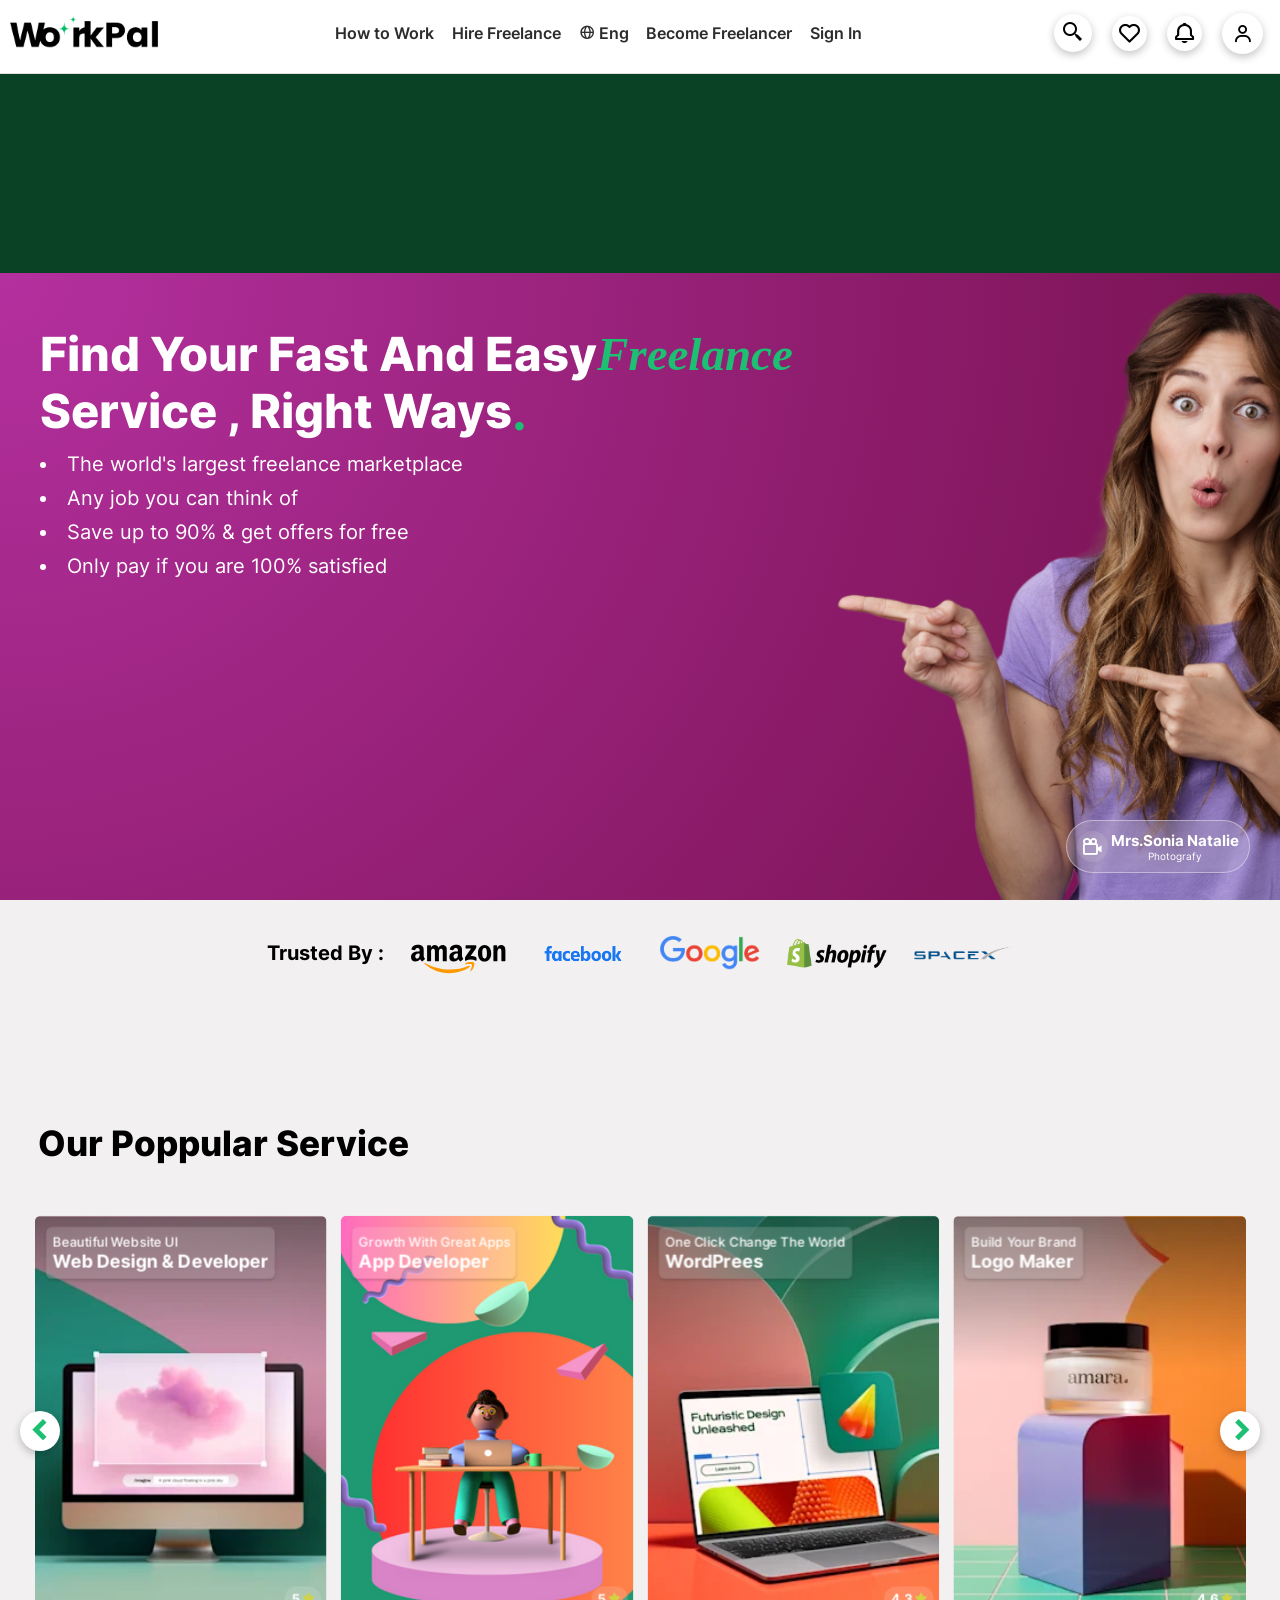
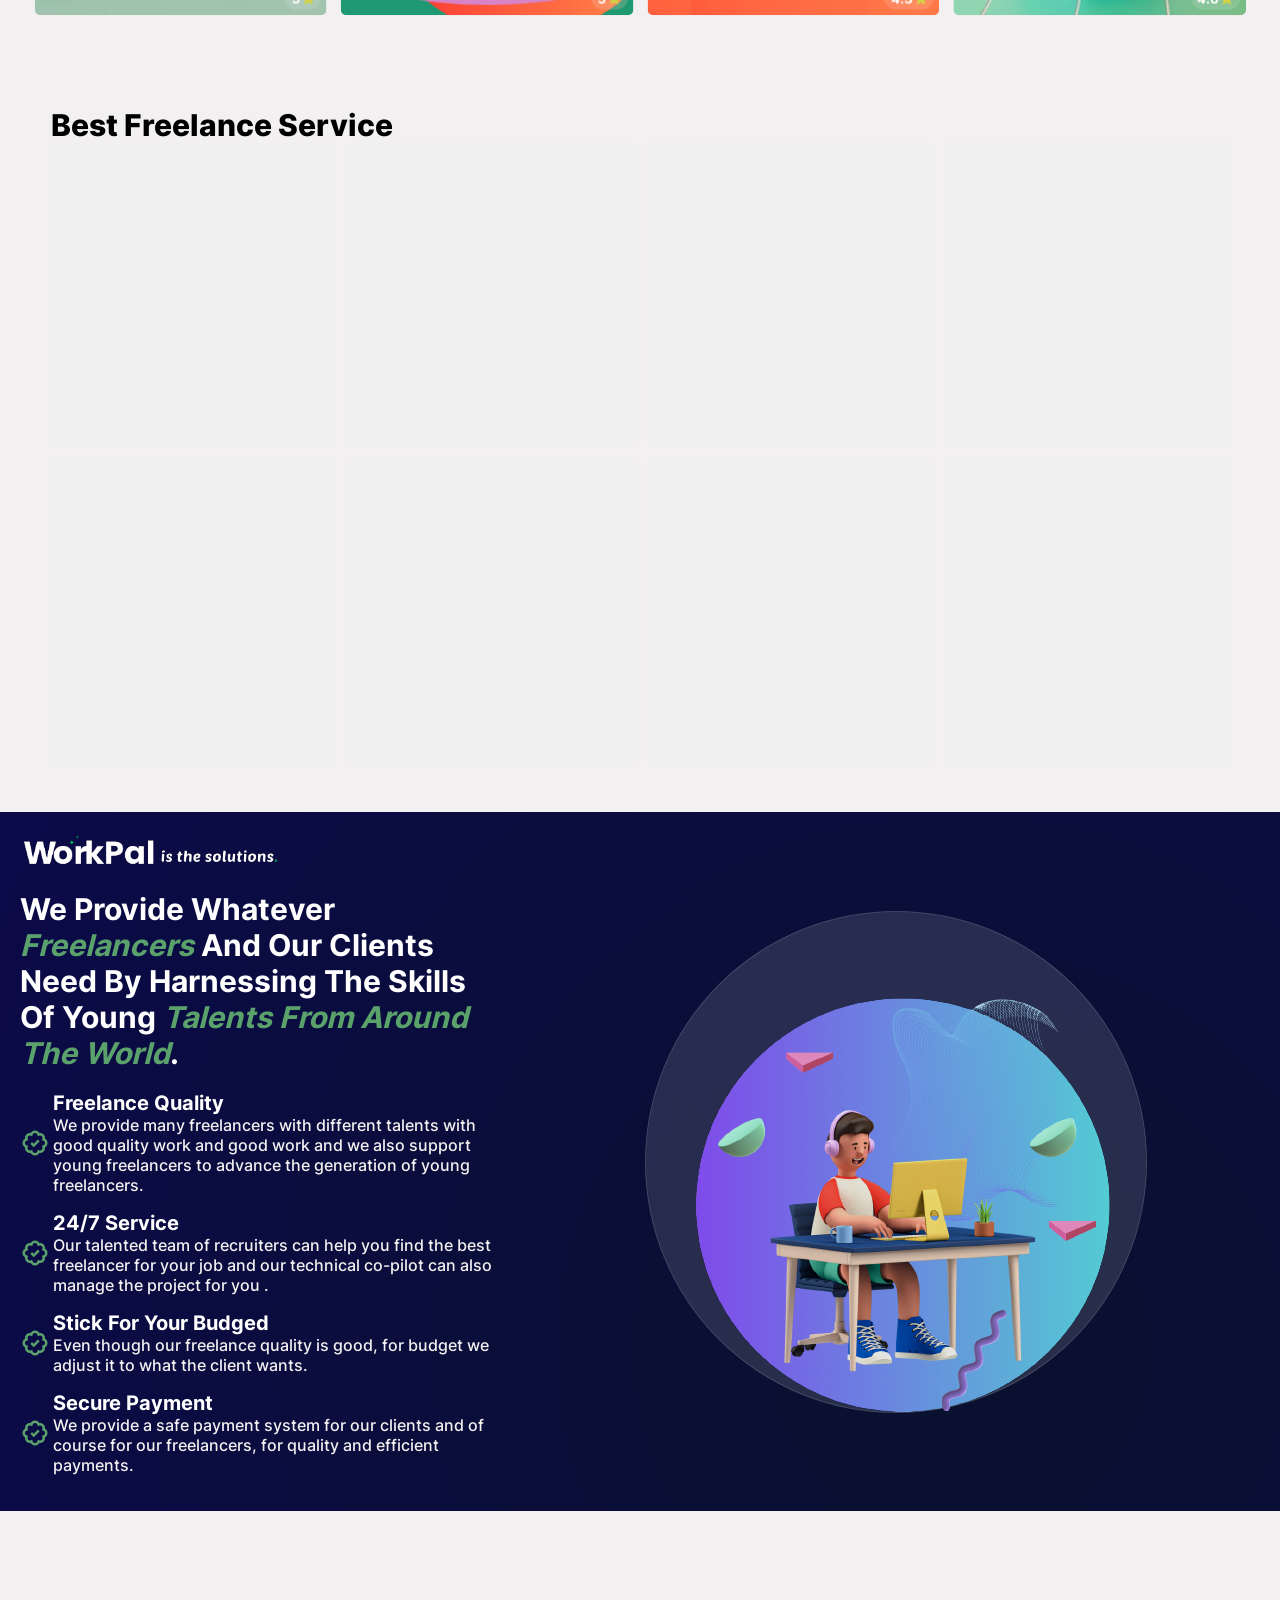
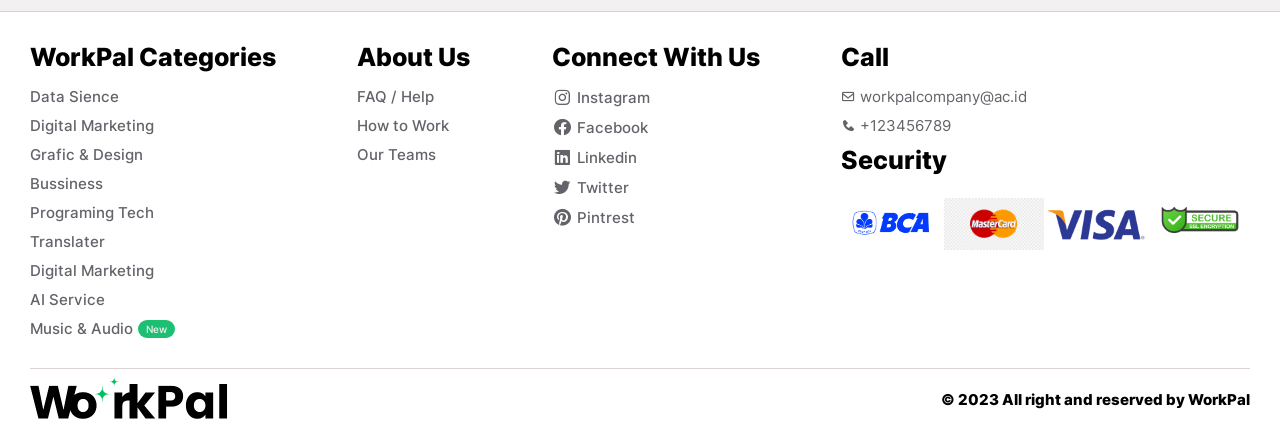
<file: index.html>
<!DOCTYPE html>
<html lang="en">

<head>
    <meta charset="UTF-8">
    <meta http-equiv="X-UA-Compatible" content="IE=edge">
    <meta name="description" content="Workpal is the web is provider to find freelance and held freelance">
    <meta name="viewport" content="width=device-width, initial-scale=1, maximum-scale=1, user-scalable=no">
    <link rel="apple-touch-icon" href="resource/image/logo-img.png" sizes="180x180">
    <link rel="icon" type="image/png" href="resource/image/logo-img.png" sizes="32x32">
    <link rel="icon" type="image/png" href="resource/image/logo-img.png" sizes="16x16">
    <link rel="stylesheet" href="style/core.css">
    <link rel="stylesheet" href="style/mobile.css">
    <link rel="stylesheet" href="plugins/boxicons-2.0.7/css/boxicons.css">
    <link rel="stylesheet" href="style/modals.css">
    <title>WorkPal</title>
</head>

<body>

    <!-- Start Header -->

    <header class="main-header">
        <div class="header-wrapper">
            <div class="logo-workpal">
                <span class="logo-img">
                    <a href="index.html">
                        <img src="resource/image/main-logo.png" alt="Logo Image">
                    </a>
                </span>
            </div>




            <nav class="workpal-nav" id="navigation-link" data-visible="false">
                <ul>
                    <li class="nav-link">
                        <a href="page/about.html" class="text-link">How to Work</a>
                    </li>
                    <li class="nav-link">
                        <a href="page/service-page.html" class="text-link">Hire Freelance</a>
                    </li>

                    <li class="nav-link">
                        <span><i class='bx bx-globe'></i> Eng</span>
                    </li>

                    <li class="nav-link">
                        <a href="freelance-page/become-freelance.html" class="text-link">Become Freelancer</a>
                    </li>

                    <li class="nav-link">
                        <a href="page/login.html" class="text-link">Sign In</a>
                    </li>
                </ul>

            </nav>

            <div class="icons" id="toogleIcons">

                <button class="toogle-search-btn modal-show" id="toogle-search" data-modal-target="modals-search">
                    <i class='bx bx-search-alt-2'></i>
                    <i class='bx bx-x' id="x-search"></i>
                </button>

                <div class="wishlist">
                    <a href="page/wishlist.html"><i class='bx bx-heart'></i></a>
                </div>

                <div class="cart" id="notification">
                    <i class='bx bx-bell' ></i>
                </div>


                <div class="toogle-nav" id="toogle-nav" aria-expanded="false">
                    <i class='bx bxs-dashboard'></i>
                    <i class='bx bx-x sr-auto' id="sr-x"></i>
                </div>

                <div class="profile">
                    <a href="profile/client.html"><i class='bx bx-user' ></i></a>
                </div>

                
            </div>
        </div>

        <div class="notification-show">
            <div class="notification-header">
                <div class="left">
                    <i class='bx bx-bell'></i>
                </div>
                <h5>Notitication (3)</h5>
                <div class="close" id="notif-close">
                    <i class='bx bx-x'></i>
                </div>
            </div>
            <div class="notification-body">
                <div class="notif-content">
                    <div class="left-notif">
                        <img src="resource/image/bg-section/payment-success.jpg" alt="">
                        <div class="text-info">
                            <h4>Workpal Payment Success</h4>
                            <p>your payment form mr.Smith was done and now the work is being done</p>
                        </div>
                    </div>
                    <div class="right-notif">
                        <button class="btn-delete"><i class='bx bx-trash'></i></button>
                        <div class="time">
                            23 Agust 2023 , 17.00pm
                        </div>
                    </div>
                </div>

                <div class="notif-content">
                    <div class="left-notif">
                        <img src="resource/image/bg-section/notif.jpg" alt="">
                        <div class="text-info">
                            <h4>Checkout your Wishlist</h4>
                            <p>hire your freelance to work your task and job</p>
                        </div>
                    </div>
                    <div class="right-notif">
                        <button class="btn-delete"><i class='bx bx-trash'></i></button>
                        <div class="time">
                            24 september 2023 , 1.00pm
                        </div>
                    </div>
                </div>

                <div class="notif-content">
                    <div class="left-notif">
                        <img src="resource/image/bg-section/notif1 (2).jpg" alt="">
                        <div class="text-info">
                            <h4>Become a freelance ?</h4>
                            <p>Try to join us for easly have job and work and got client arround the country</p>
                        </div>
                    </div>
                    <div class="right-notif">
                        <button class="btn-delete"><i class='bx bx-trash'></i></button>
                        <div class="time">
                            30 october 2023 , 16.00pm
                        </div>
                    </div>
                </div>
            </div>
            <div class="footer-notif" >
                <div class="setting">
                    <i class='bx bx-volume-full' id="footer-notif"></i>
                    <p id="sound-text">Sound</p>
                </div>
            </div>
        </div>

        <!-- Category Menu -->
        <div class="category-menu" id="categoryMenu">

            <div class="category-menu-wrapper">
                <div class="prev" id="prevNav">
                    <i class='bx bxs-chevron-left'></i>
                </div>
                <ul>
                    <li class="nav-link">
                        <a href="page/category/category.html">Digital Marketing</a>
                    </li>
                    <li class="nav-link">
                        <a href="page/category/category.html">Grafic & Design</a>
                    </li>
                    <li class="nav-link">
                        <a href="page/category/category.html">Data Sience</a>
                    </li>
                    <li class="nav-link">
                        <a href="page/category/category.html">Programing & Tech</a>
                    </li>
                    <li class="nav-link">
                        <a href="page/category/category.html">Business</a>
                    </li>
                    <li class="nav-link">
                        <a href="page/category/category.html">Animation</a>
                    </li>
                    <li class="nav-link">
                        <a href="page/category/category.html">Writer & Translater</a>
                    </li>
                    <li class="nav-link">
                        <a href="page/category/category.html">Music & Audio</a>
                    </li>
                    <li class="nav-link">
                        <a href="page/category/category.html">AI Service</a>
                    </li>
                    <li class="nav-link">
                        <a href="page/category/category.html">Artis Voice</a>
                    </li>
                    <li class="nav-link">
                        <a href="page/category/category.html">Logo Maker</a>
                    </li>

                </ul>

                <div class="next" id="nextNav">
                    <i class='bx bxs-chevron-right'></i>
                </div>
            </div>

        </div>
        <!-- End Category Menu -->
    </header>
    <!-- End Header -->







    <!-- Home Section -->
    <section class="section-home">

        <div class="section-slideshow">

            <div class="header-title">
                <h1 class="title">
                    Find Your Fast and Easy <i>Freelance</i> Service , Right Ways <b>.</b>
                </h1>
                <li>The world's largest freelance marketplace</li>
                <li>Any job you can think of</li>
                <li>Save up to 90% & get offers for free</li>
                <li> Only pay if you are 100% satisfied</li>
            </div>

            <div class="freelance-img-wrapper" id="fadeImg">
                <div class="freelance-img">
                    <img src="resource/image/bg-section/tt/1.png" alt="freelance" id="Freelance">
                    <span class="description-name">
                        <i class='bx bx-camera-movie bx-md'></i>
                        <span class="text-des">
                            <h2>Mrs.Sonia Natalie</h2>
                            <p>Photografy</p>
                        </span>
                    </span>
                </div>
                <div class="freelance-img">
                    <img src="resource/image/bg-section/tt/3.png" alt="freelance" id="Freelance">
                    <span class="description-name">
                        <i class='bx bx-code-alt bx-md'></i>
                        <span class="text-des">

                            <h2>Mr.Jhon Doe Valcon</h2>
                            <p>Programer</p>
                        </span>

                    </span>
                </div>
                <div class="freelance-img">
                    <img src="resource/image/bg-section/tt/2.png" alt="freelance" id="Freelance">
                    <span class="description-name">
                        <i class='bx bxs-coin-stack bx-md'></i>
                        <span class="text-des">

                            <h2>Mrs.Alice Morgan Smith</h2>
                            <p>Data Sience</p>
                        </span>
                    </span>
                </div>
            </div>
        </div>

        <div class="section-company">
            <div class="logo-big-company">
                <h5 class="text">Trusted By : </h5>
                <img src="resource/image/bg-section/amazon.svg" alt="amazon Company Logo" class="img-element">
                <img src="resource/image/bg-section/facebook.png" alt="facebook Company Logo" class="img-element">
                <img src="resource/image/bg-section/google.png" alt="google Company Logo" class="img-element">
                <img src="resource/image/bg-section/shopify.png" alt="shopify Company Logo" class="img-element">
                <img src="resource/image/bg-section/spaceX.png" alt="spaceX Company Logo" class="img-element">
            </div>
        </div>


        <h3 class="article-title" style="margin-top: 3em;">Our Poppular Service</h3>


        <main id="carousel">

            <div class="popular-service-slider" id="slider-popular">



                <div class="popular-service">
                    <div class="popular-text">
                        <span>Beautiful Website UI</span>
                        <h2>Web Design & Developer</h2>
                    </div>
                    <a href="page/category/category.html" class="popular-link"> <img src="resource/image/popular/web.jpeg" alt="Web"
                            class="popular-img"></a>
                    <div class="popular-rating">
                        <p>5</p><i class='bx bxs-star'></i>
                    </div>
                </div>

                <div class="popular-service">
                    <div class="popular-text">
                        <span>Growth With Great Apps</span>
                        <h2>App Developer</h2>
                    </div>
                    <a href="page/category/category.html" class="popular-link"><img src="resource/image/popular/app.png" alt="App"
                            class="popular-img"></a>
                    <div class="popular-rating">
                        <p>5</p><i class='bx bxs-star'></i>
                    </div>
                </div>

                <div class="popular-service">
                    <div class="popular-text">
                        <span>One Click Change the World</span>
                        <h2>WordPrees</h2>
                    </div>
                    <a href="page/category/category.html" class="popular-link"><img src="resource/image/popular/wordpress.png" alt="Wordprees"
                            class="popular-img"></a>
                    <div class="popular-rating">
                        <p>4.3</p><i class='bx bxs-star'></i>
                    </div>
                </div>

                <div class="popular-service">
                    <div class="popular-text">
                        <span>Build your Brand</span>
                        <h2>Logo Maker</h2>
                    </div>
                    <a href="page/category/category.html" class="popular-link"><img src="resource/image/popular/logo.jpeg" alt="Logo Maker"
                            class="popular-img"></a>
                    <div class="popular-rating">
                        <p>4.6</p><i class='bx bxs-star'></i>
                    </div>
                </div>

                <div class="popular-service">
                    <div class="popular-text">
                        <span>New Virtual World</span>
                        <h2>Anime Maker</h2>
                    </div>
                    <a href="page/category/category.html" class="popular-link"><img src="resource/image/popular/anime.png" alt="Anime"
                            class="popular-img"></a>
                    <div class="popular-rating">
                        <p>5</p><i class='bx bxs-star'></i>
                    </div>
                </div>

                <div class="popular-service">
                    <div class="popular-text">
                        <span>Make AI Evolve</span>
                        <h2>AI Service</h2>
                    </div>
                    <a href="page/category/category.html" class="popular-link"><img src="resource/image/popular/AI.png" alt="AI"
                            class="popular-img"></a>
                    <div class="popular-rating">
                        <p>4.8</p><i class='bx bxs-star'></i>
                    </div>
                </div>

                <div class="popular-service">
                    <div class="popular-text">
                        <span>Unlock Growth Online</span>
                        <h2>SEO</h2>
                    </div>
                    <a href="page/category/category.html" class="popular-link"><img src="resource/image/popular/seo.png" alt="SEO"
                            class="popular-img"></a>
                    <div class="popular-rating">
                        <p>4.5</p><i class='bx bxs-star'></i>
                    </div>
                </div>


            </div>
            <div class="arrow" id="arrow">
                <i class='bx bx-chevron-left' id="prevArrow"></i>
                <i class='bx bx-chevron-right' id="nextArrow"></i>
            </div>
        </main>


        <div class="main-conteiner">
            <h2 class="product-title">Best Freelance Service</h2>

            <div class="product-wrapper" id="productWrapper">
                <div class="product-content">
                    <div class="img-poster">
                        <div class="whistlist-icon">
                            <i class='bx bx-heart'></i>
                        </div>

                        <a href="page/details/detail-service.html"><img src="resource/image/Workpal-freelanceImg/1.png" alt="FrontEnd Freelance" class="slide-img"></a>

                    </div>
                    <div class="product-card">
                        <div class="title">
                            <span class="text-photo">
                                <img src="resource/image/popular/man-icon.jpg" alt="">
                                <h4>Mr.Smith</h4>
                            </span>
                            <p class="level-top">top Level</p>
                        </div>
                        <a href="page/details/detail-service.html" class="text-box">
                            I will make a great Website for you with Javascript and React Framework , with full code.
                        </a>
                        <div class="footer-card">
                            <button type="button" class="btn-checkout"><i class='bx bx-cart'></i>Hire Now</button>
                            <span class="price">
                                <div class="rating">
                                    5<i class='bx bxs-star'></i>
                                </div>
                                <p>From $.1,000</p>

                            </span>
                        </div>
                    </div>
                </div>


                <div class="product-content">
                    <div class="img-poster">
                        <div class="whistlist-icon">
                            <i class='bx bx-heart'></i>
                        </div>
                        <a href="page/details/detail-service.html"><img src="resource/image/Workpal-freelanceImg/4.png" alt="Website Freelance" class="slide-img"></a>
                    </div>
                    <div class="product-card">
                        <div class="title">
                            <span class="text-photo">
                                <img src="resource/image/popular/women-icon.jpg" alt="">
                                <h4>Mrs.Darlia</h4>
                            </span>
                            <p class="level-new">New Level</p>
                        </div>
                        <a href="page/details/detail-service.html" class="text-box">
                            I can help you to to wrote 2000 words SEO article and blog for your post.
                        </a>
                        <div class="footer-card">
                            <button type="button" class="btn-checkout"><i class='bx bx-cart'></i>Hire Now</button>
                            <span class="price">
                                <div class="rating">
                                    4.8<i class='bx bxs-star'></i>
                                </div>
                                <p>From $.800</p>

                            </span>
                        </div>
                    </div>
                </div>


                <div class="product-content">
                    <div class="img-poster">
                        <div class="whistlist-icon">
                            <i class='bx bx-heart'></i>
                        </div>
                        <a href="page/details/detail-service.html"><img src="resource/image/Workpal-freelanceImg/2.png" alt="FrontEnd Freelance" class="slide-img"></a>

                    </div>
                    <div class="product-card">
                        <div class="title">
                            <span class="text-photo">
                                <img src="resource/image/popular/man-icon.jpg" alt="">
                                <h4>Jhon Carl</h4>
                            </span>
                            <p class="level-pro">Pro Level</p>
                        </div>
                        <a href="page/details/detail-service.html" class="text-box">
                            I will be your Social Media Marketing manager and personal assistant.
                        </a>
                        <div class="footer-card">
                            <button type="button" class="btn-checkout"><i class='bx bx-cart'></i> Hire Now</button>
                            <span class="price">
                                <div class="rating">
                                    4.7<i class='bx bxs-star'></i>
                                </div>
                                <p>From $.500</p>

                            </span>
                        </div>
                    </div>
                </div>


                <div class="product-content">
                    <div class="img-poster">
                        <div class="whistlist-icon">
                            <i class='bx bx-heart'></i>
                        </div>
                        <a href="page/details/detail-service.html"><img src="resource/image/Workpal-freelanceImg/3.png" alt="FrontEnd Freelance" class="slide-img"></a>

                    </div>
                    <div class="product-card">
                        <div class="title">
                            <span class="text-photo">
                                <img src="resource/image/popular/women-icon.jpg" alt="">
                                <h4>Jenifer Sam</h4>
                            </span>
                            <p class="level-new">New Level</p>
                        </div>
                        <a href="page/details/detail-service.html" class="text-box">
                            I can be your UI UX Design for your website and for your Application.
                        </a>
                        <div class="footer-card">
                            <button type="button" class="btn-checkout"><i class='bx bx-cart'></i> Hire Now</button>
                            <span class="price">
                                <div class="rating">
                                    4.5<i class='bx bxs-star'></i>
                                </div>
                                <p>From $.310</p>

                            </span>
                        </div>
                    </div>
                </div>



                <!-- Second Content product -->

                <div class="product-content">
                    <div class="img-poster">
                        <div class="whistlist-icon">
                            <i class='bx bx-heart'></i>
                        </div>
                        <a href="page/details/detail-service.html"><img src="resource/image/Workpal-freelanceImg/design/3.png" alt="FrontEnd Freelance"
                            class="slide-img"></a>

                    </div>
                    <div class="product-card">
                        <div class="title">
                            <span class="text-photo">
                                <img src="resource/image/popular/man-icon.jpg" alt="">
                                <h4>Gusde</h4>
                            </span>
                            <p class="level-top">top Level</p>
                        </div>
                        <a href="page/details/detail-service.html" class="text-box">
                            I am a designer Logo , I can make custom logo for my customer and very special design
                        </a>
                        <div class="footer-card">
                            <button type="button" class="btn-checkout"><i class='bx bx-cart'></i>Hire Now</button>
                            <span class="price">
                                <div class="rating">
                                    5<i class='bx bxs-star'></i>
                                </div>
                                <p>From $.1,000</p>

                            </span>
                        </div>
                    </div>
                </div>


                <div class="product-content">
                    <div class="img-poster">
                        <div class="whistlist-icon">
                            <i class='bx bx-heart'></i>
                        </div>
                        <a href="page/details/detail-service.html"><img src="resource/image/Workpal-freelanceImg/design/4.png" alt="Website Freelance"
                            class="slide-img"></a>
                    </div>
                    <div class="product-card">
                        <div class="title">
                            <span class="text-photo">
                                <img src="resource/image/popular/women-icon.jpg" alt="">
                                <h4>Juliana Rogi</h4>
                            </span>
                            <p class="level-new">New Level</p>
                        </div>
                        <a href="page/details/detail-service.html" class="text-box">
                            I will grow your LinkedIn , Instagram , Tik Tok and all your social media
                        </a>
                        <div class="footer-card">
                            <button type="button" class="btn-checkout"><i class='bx bx-cart'></i>Hire Now</button>
                            <span class="price">
                                <div class="rating">
                                    4.8<i class='bx bxs-star'></i>
                                </div>
                                <p>From $.800</p>

                            </span>
                        </div>
                    </div>
                </div>


                <div class="product-content">
                    <div class="img-poster">
                        <div class="whistlist-icon">
                            <i class='bx bx-heart'></i>
                        </div>
                        <a href="page/details/detail-service.html"><img src="resource/image/Workpal-freelanceImg/design/2.png" alt="FrontEnd Freelance"
                            class="slide-img"></a>

                    </div>
                    <div class="product-card">
                        <div class="title">
                            <span class="text-photo">
                                <img src="resource/image/popular/man-icon.jpg" alt="">
                                <h4>I Made</h4>
                            </span>
                            <p class="level-new">Pro Level</p>
                        </div>
                        <a href="page/details/detail-service.html" class="text-box">
                            Im a profesional Translator , I can translate more than 5 languages in the world.
                        </a>
                        <div class="footer-card">
                            <button type="button" class="btn-checkout"><i class='bx bx-cart'></i> Hire Now</button>
                            <span class="price">
                                <div class="rating">
                                    4.7<i class='bx bxs-star'></i>
                                </div>
                                <p>From $.500</p>

                            </span>
                        </div>
                    </div>
                </div>


                <div class="product-content">
                    <div class="img-poster">
                        <div class="whistlist-icon">
                            <i class='bx bx-heart'></i>
                        </div>
                        <a href="page/details/detail-service.html"><img src="resource/image/Workpal-freelanceImg/design/1.png" alt="FrontEnd Freelance"
                            class="slide-img"></a>

                    </div>
                    <div class="product-card">
                        <div class="title">
                            <span class="text-photo">
                                <img src="resource/image/popular/man-icon.jpg" alt="">
                                <h4>Rama Dev</h4>
                            </span>
                            <p class="level-pro">New Level</p>
                        </div>
                        <a href="page/details/detail-service.html" class="text-box">
                            call me AI service , I can improve your AI to be better, faster and smarter so Checkout Now.

                        </a>
                        <div class="footer-card">
                            <button type="button" class="btn-checkout"><i class='bx bx-cart'></i> Hire Now</button>
                            <span class="price">
                                <div class="rating">
                                    4.5<i class='bx bxs-star'></i>
                                </div>
                                <p>From $.310</p>

                            </span>
                        </div>
                    </div>
                </div>





            </div>

        </div class="main-conteiner">




        <div class="section-wokpal-solution">
            <div class="left-content">
                <div class="text-content">
                    <img src="resource/image/logo-white-text.png" alt="">
                    <p class="text-overview">We provide whatever <i> freelancers </i> and our clients need by harnessing
                        the skills of young <i>talents from around the world</i>.
                    </p>
                    <div class="our-provided">
                        <span class="content-provided">
                            <i class='bx bx-badge-check'></i>
                            <div class="text">
                                <h4>Freelance Quality</h4>
                                <p>We provide many freelancers with different talents with good quality work and good
                                    work and we also support
                                    young freelancers to advance the generation of young freelancers.</p>
                            </div>
                        </span>

                        <span class="content-provided">
                            <i class='bx bx-badge-check'></i>
                            <div class="text">
                                <h4>24/7 Service</h4>
                                <p>Our talented team of recruiters can help you find the best freelancer for your job
                                    and our technical co-pilot can also manage the project for you
                                    .</p>
                            </div>
                        </span>


                        <span class="content-provided">
                            <i class='bx bx-badge-check'></i>
                            <div class="text">
                                <h4>Stick for your Budged</h4>
                                <p>Even though our freelance quality is good, for budget we adjust it to what the client
                                    wants.</p>
                            </div>
                        </span>

                        <span class="content-provided">
                            <i class='bx bx-badge-check'></i>
                            <div class="text">
                                <h4>Secure Payment </h4>
                                <p>We provide a safe payment system for our clients and of course for our freelancers,
                                    for quality and efficient payments.</p>
                            </div>
                        </span>
                    </div>
                </div>
            </div>
            <div class="right-content">
                <div class="img-content">
                    <img src="resource/image/bg-section/ilustration.png" alt="ilustration">
                </div>
            </div>
        </div>


    </section>


    <p id="to-top" class="to-top">
        <a href="#top" class="top-link"><i class='bx bx-arrow-to-top'></i></a>
    </p>



    <div class="section-footer">
        <div class="footer-wrapper">
            <div class="footer-content">
                <div class="quick-link">
                    <h4>WorkPal Categories</h4>
                    <li class="footer-link">
                        <a href="">Data Sience</a>
                        <a href="">Digital Marketing</a>
                        <a href="">Grafic & Design</a>
                        <a href="">Bussiness</a>
                        <a href="">Programing Tech</a>
                        <a href="">Translater</a>
                        <a href="">Digital Marketing</a>
                        <a href="">AI Service</a>
                        <a href="">Music & Audio <p class="btn-small-rounded">New</p> </a>
                    </li>
                </div>

                <div class="quick-link">
                    <h4>About Us</h4>
                    <li class="footer-link">
                        <a href="">FAQ / Help</a>
                        <a href=""> How to Work</a>
                        <a href="">Our Teams</a>
                    </li>
                </div>


                <div class="quick-link">
                    <h4>Connect with Us</h4>
                    <li class="footer-link">
                        <a href="" class="social-link"><i class='bx bxl-instagram instagram'></i> Instagram</a>
                        <a href="" class="social-link"> <i class='bx bxl-facebook-circle facebook'></i> Facebook</a>
                        <a href="" class="social-link"><i class='bx bxl-linkedin-square linkedin'></i> Linkedin</a>
                        <a href="" class="social-link"><i class='bx bxl-twitter twitter'></i> Twitter</a>
                        <a href="" class="social-link"><i class='bx bxl-pinterest pintrest'></i> Pintrest</a>
                    </li>
                </div>

                <div class="quick-link">
                    <div class="top-content">
                        <h4>Call</h4>
                        <a href=""><i class='bx bx-envelope'></i> workpalcompany@ac.id</a>
                        <a href=""><i class='bx bxs-phone'></i> +123456789</a>
                    </div>

                    <div class="bottom-content">
                        <h4>Security</h4>
                        <img src="resource/image/security/BCA.webp" alt="" class="security">
                        <img src="resource/image/security/master-card.png" alt="" class="security">
                        <img src="resource/image/security/visa.png" alt="" class="security">
                        <img src="resource/image/security/ssl.jpg" alt="" class="security">

                    </div>
                </div>
            </div>

            <div class="bottom-footer">
                <a href="index.html"><img src="resource/image/main-logo.png" alt="" class="logo"></a>
                <p>&copy; 2023 All right and reserved by WorkPal</p>
            </div>
        </div>
    </div>




    <!-- Modals -->

    <section class="modal-container" id="modals-search">
        <div class="modal-box">
            <div class="modal-header">
                <div class="close-btn" id="close-modal">
                    <i class='bx bx-x'></i>
                </div>
            </div>

            <div class="modal-content">
                <div class="search-container">
                    <form action="#" method="#" class="search-form">
                        <input type="search" name="search" id="search"
                            placeholder="What Freelance service are you looking for now..." autocomplete="off"
                            class="search-input">
                        <button class="search-btn"><i class='bx bx-search'></i></button>
                    </form>

                    <div class="result-search-box">
                        <ul>
                            <li class="content-result-search">
                                Freelancer Web Design <div class="btn-popular">Popular</div>
                            </li>
                            <li class="content-result-search">
                                Best Freelancer for Logo Maker
                            </li>
                            <li class="content-result-search">
                                Cheaper Freelance
                            </li>
                            <li class="content-result-search">
                                Freelancer with best Rating
                            </li>
                            <li class="content-result-search">
                                SEO for Website Enggine
                            </li>
                            <li class="content-result-search">
                                How to fix Ai bugs <div class="btn-popular">Popular</div>
                            </li>
                        </ul>
                    </div>

                    <p class="not-found">Result Not Found</p>

                    <div class="history-search">
                        <div class="history">
                            <i class='bx bx-x'></i>
                          <p>  Ai Maker with Python</p>
                        </div>
                        <div class="history">
                            <i class='bx bx-x'></i>
                            <p>Profesional Photografer</p>
                        </div>

                        <div class="history">
                            <i class='bx bx-x'></i>
                            <p>Developer Eccommers Apps</p>
                        </div>
                    </div>

                </div>
            </div>
        </div>
    </section>


    <!-- End Home Section -->




    <script src="plugins/jquery v3.6.0/jquery.js"></script>
    <script src="plugins/smooth-scroll v15.1.3/dist/smooth-scroll.polyfills.js"></script>
    <script src="plugins/Fancybox v3/source/jquery.fancybox.js"></script>
    <script src="plugins/Fancybox v3/source/helpers/jquery.fancybox-buttons.js"></script>
    <script src="script/script.js"></script>
</body>

</html>
</file>
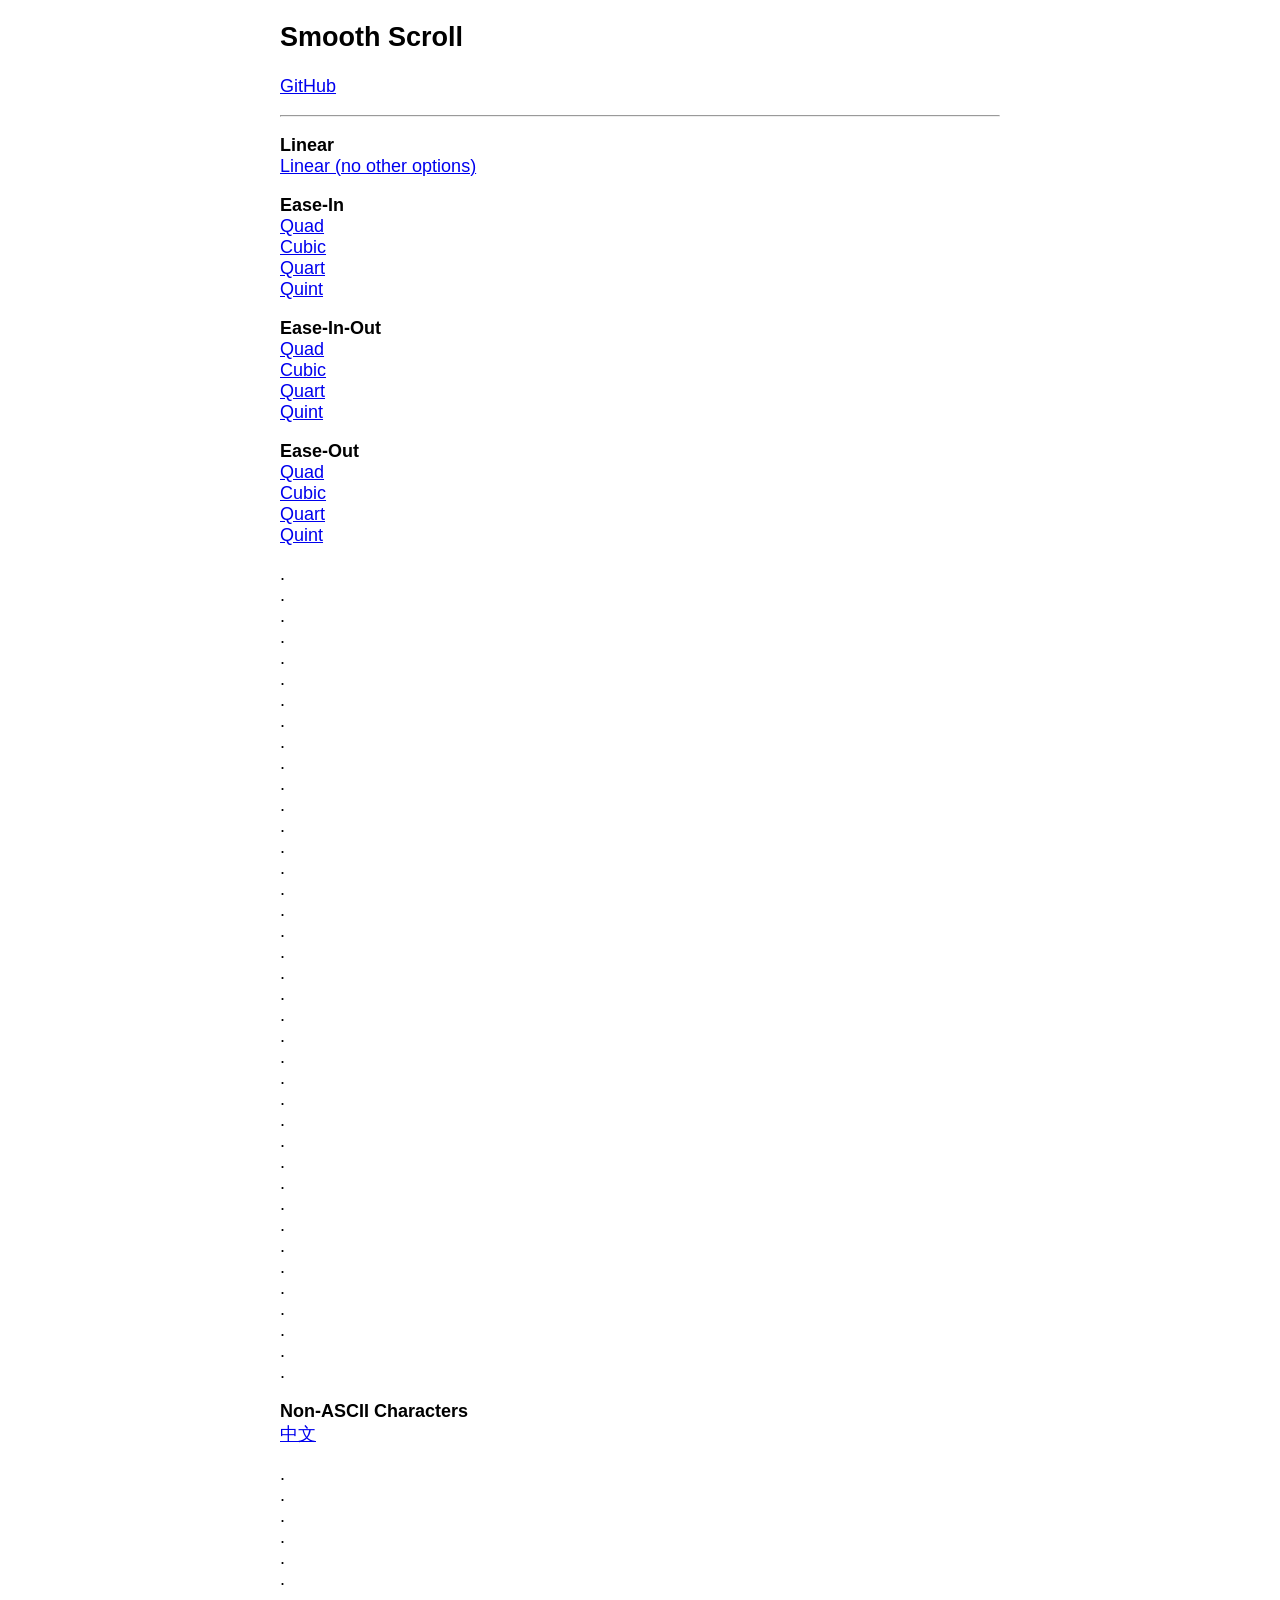
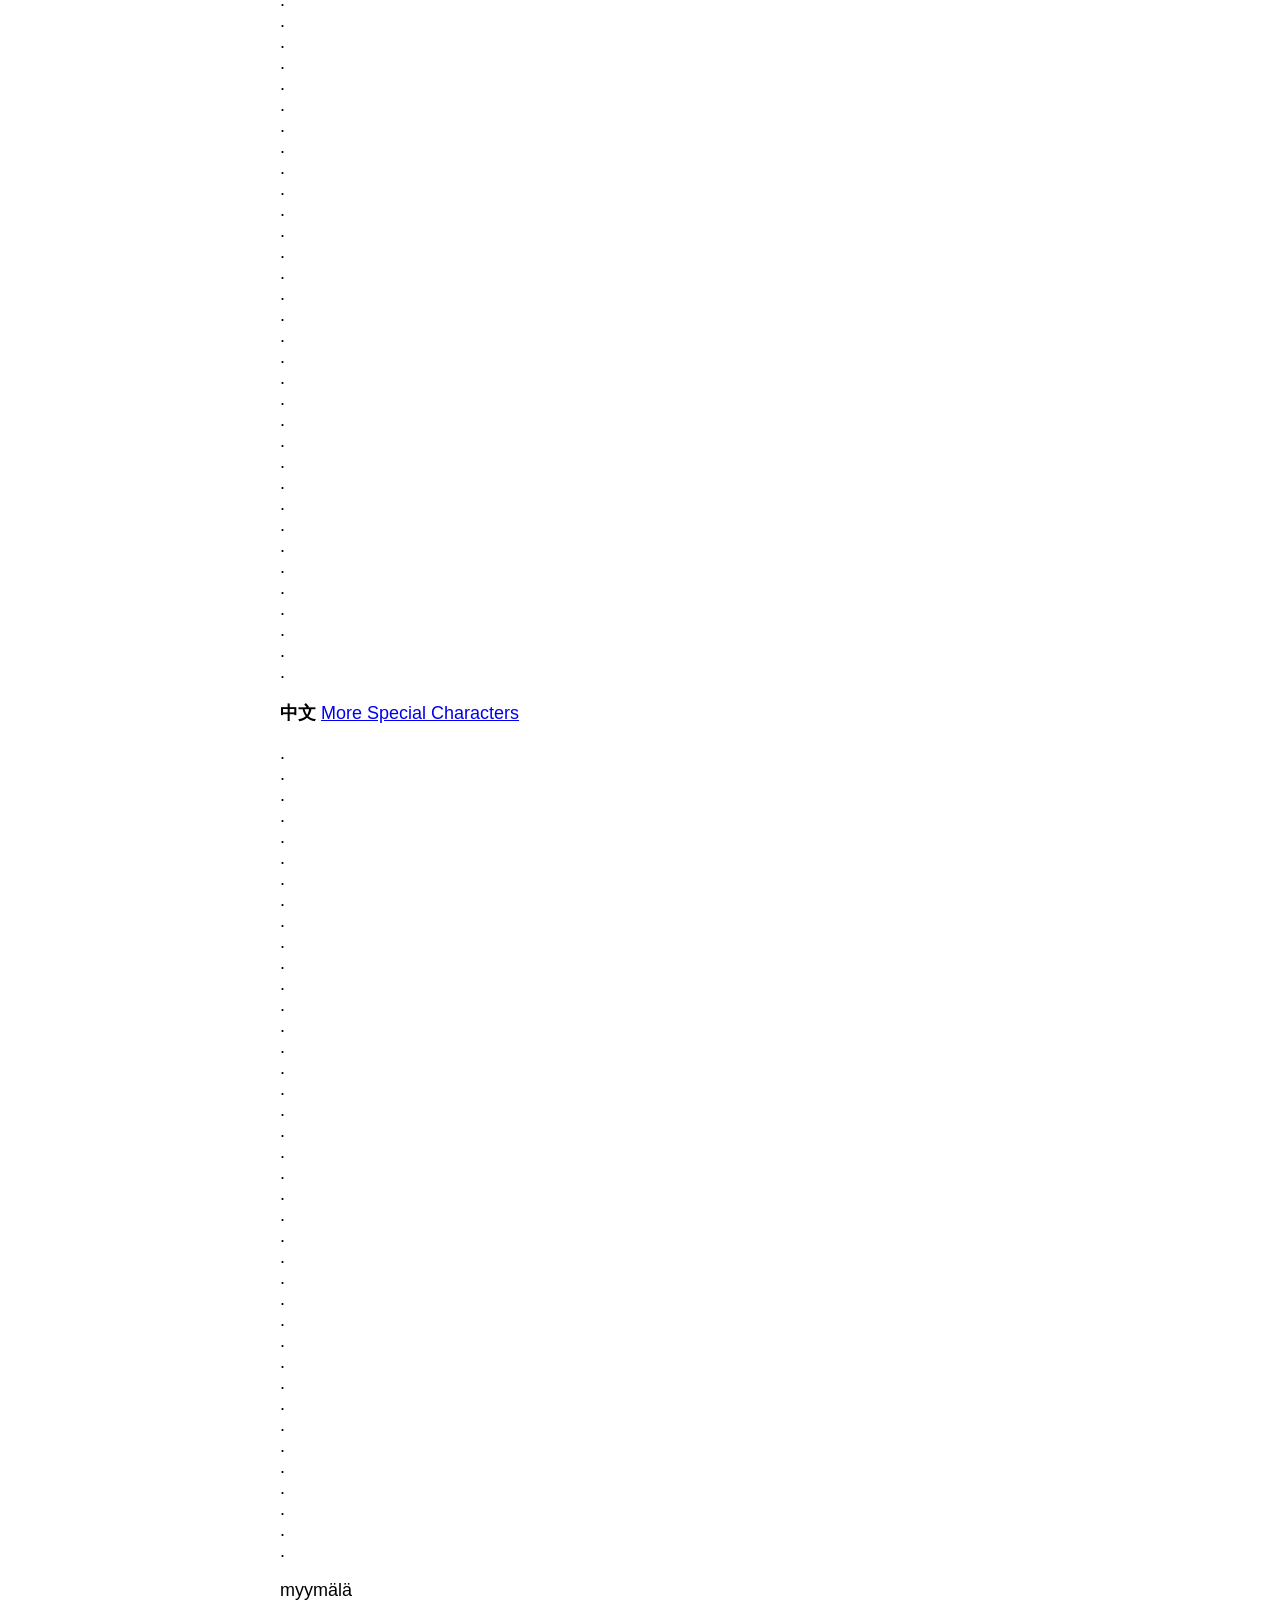
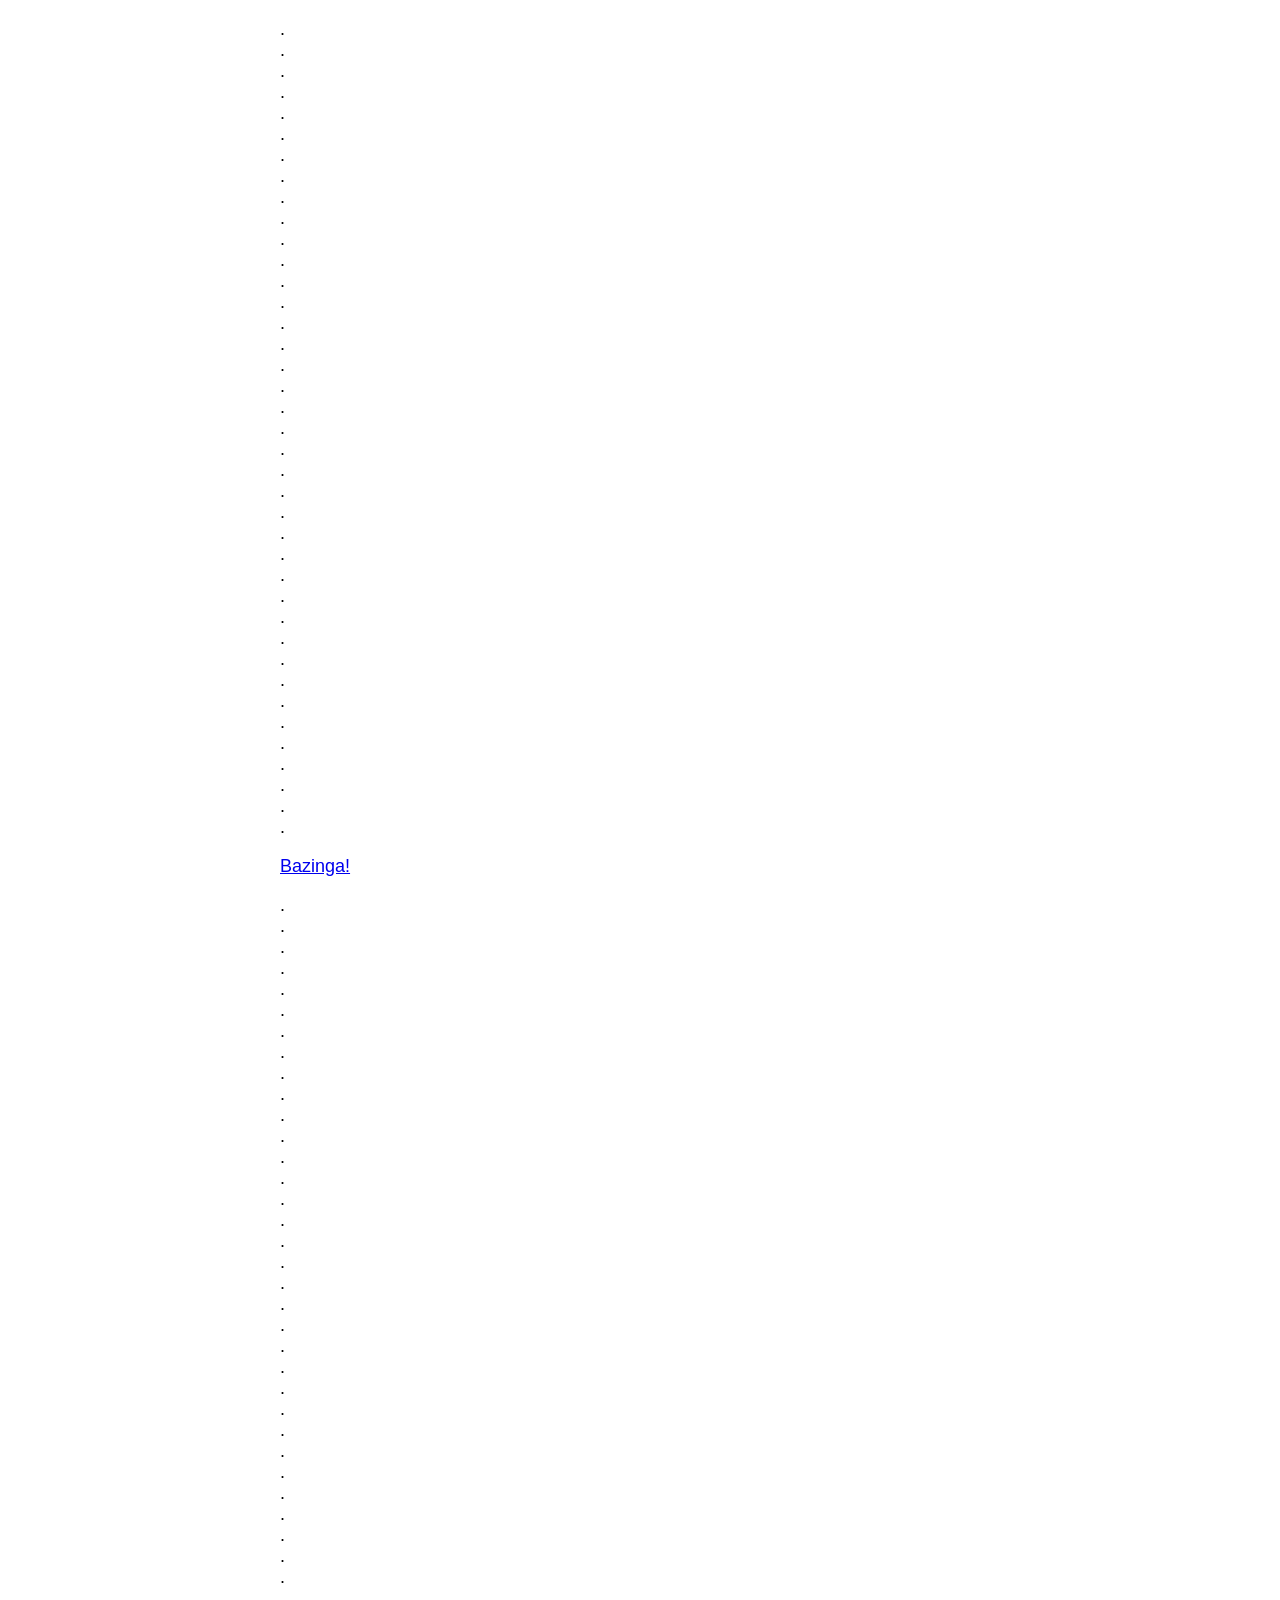
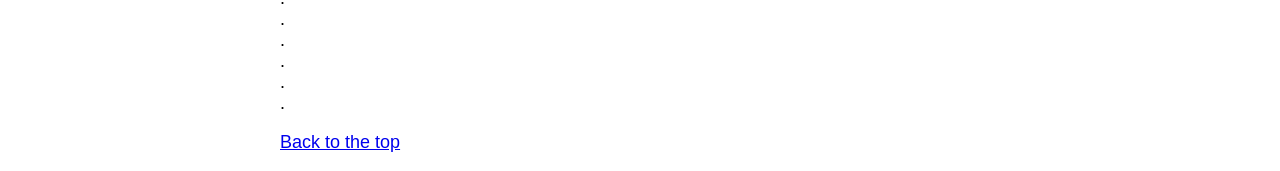
<file: plugins/smooth-scroll v15.1.3/index.html>
<!DOCTYPE html>
<html lang="en">

	<head>
		<meta charset="utf-8">
		<title>Smooth Scroll</title>
		<meta name="viewport" content="width=device-width, initial-scale=1.0">

		<!-- stylesheets -->
		<style type="text/css">
			body {
				font-family: -apple-system, BlinkMacSystemFont, "Segoe UI", "Roboto", "Oxygen", "Ubuntu", "Cantarell", "Fira Sans", "Droid Sans", "Helvetica Neue", sans-serif;
				font-size: 112.5%;
				margin-left: auto;
				margin-right: auto;
				max-width: 40em;
				width: 88%;
			}
		</style>
	</head>

	<body>

		<main id="top">

			<nav>
				<h1>Smooth Scroll</h1>
				<p><a href="https://github.com/cferdinandi/smooth-scroll">GitHub</a></p>
				<hr>
			</nav>

			<section>
				<p>
				    <strong>Linear</strong><br>
				    <a data-easing="linear" href="#bazinga">Linear (no other options)</a><br>
				</p>

				<p>
				    <strong>Ease-In</strong><br>
				    <a data-easing="easeInQuad" href="#bazinga">Quad</a><br>
				    <a data-easing="easeInCubic" href="#bazinga">Cubic</a><br>
				    <a data-easing="easeInQuart" href="#bazinga">Quart</a><br>
				    <a data-easing="easeInQuint" href="#bazinga">Quint</a>
				</p>

				<p>
				    <strong>Ease-In-Out</strong><br>
				    <a data-easing="easeInOutQuad" href="#bazinga">Quad</a><br>
				    <a data-easing="easeInOutCubic" href="#bazinga">Cubic</a><br>
				    <a data-easing="easeInOutQuart" href="#bazinga">Quart</a><br>
				    <a data-easing="easeInOutQuint" href="#bazinga">Quint</a>
				</p>

				<p>
				    <strong>Ease-Out</strong><br>
				    <a data-easing="easeOutQuad" href="#bazinga">Quad</a><br>
				    <a data-easing="easeOutCubic" href="#bazinga">Cubic</a><br>
				    <a data-easing="easeOutQuart" href="#bazinga">Quart</a><br>
				    <a data-easing="easeOutQuint" href="#bazinga">Quint</a>
				</p>

				<p>
				    .<br>.<br>.<br>.<br>.<br>.<br>.<br>.<br>.<br>.<br>.<br>.<br>.<br>
				    .<br>.<br>.<br>.<br>.<br>.<br>.<br>.<br>.<br>.<br>.<br>.<br>.<br>
				    .<br>.<br>.<br>.<br>.<br>.<br>.<br>.<br>.<br>.<br>.<br>.<br>.
				</p>

				<p>
				    <strong>Non-ASCII Characters</strong><br>
				    <a href="#中文">中文</a>
				</p>

				<p>
				    .<br>.<br>.<br>.<br>.<br>.<br>.<br>.<br>.<br>.<br>.<br>.<br>.<br>
				    .<br>.<br>.<br>.<br>.<br>.<br>.<br>.<br>.<br>.<br>.<br>.<br>.<br>
				    .<br>.<br>.<br>.<br>.<br>.<br>.<br>.<br>.<br>.<br>.<br>.<br>.
				</p>

				<p id="中文">
					<strong>中文</strong>
					<a href="#myymälä">More Special Characters</a>
				</p>

				<p>
				    .<br>.<br>.<br>.<br>.<br>.<br>.<br>.<br>.<br>.<br>.<br>.<br>.<br>
				    .<br>.<br>.<br>.<br>.<br>.<br>.<br>.<br>.<br>.<br>.<br>.<br>.<br>
				    .<br>.<br>.<br>.<br>.<br>.<br>.<br>.<br>.<br>.<br>.<br>.<br>.
				</p>

				<p id="myymälä">myymälä</p>

				<p>
				    .<br>.<br>.<br>.<br>.<br>.<br>.<br>.<br>.<br>.<br>.<br>.<br>.<br>
				    .<br>.<br>.<br>.<br>.<br>.<br>.<br>.<br>.<br>.<br>.<br>.<br>.<br>
				    .<br>.<br>.<br>.<br>.<br>.<br>.<br>.<br>.<br>.<br>.<br>.<br>.
				</p>

				<p id="bazinga"><a href="#1@#%^-bottom">Bazinga!</a></p>

				<p>
				    .<br>.<br>.<br>.<br>.<br>.<br>.<br>.<br>.<br>.<br>.<br>.<br>.<br>
				    .<br>.<br>.<br>.<br>.<br>.<br>.<br>.<br>.<br>.<br>.<br>.<br>.<br>
				    .<br>.<br>.<br>.<br>.<br>.<br>.<br>.<br>.<br>.<br>.<br>.<br>.
				</p>

				<p id="1@#%^-bottom"><a href="#top">Back to the top</a></p>
			</section>
		</main>

		<!-- Javascript -->
		<script src="dist/smooth-scroll.polyfills.js"></script>
		<script>

			// Instantiate Scrolls
			var scroll = new SmoothScroll('a[href*="#"]:not([data-easing])');

			if (document.querySelector('[data-easing]')) {
				var linear = new SmoothScroll('[data-easing="linear"]', {easing: 'linear'});

				var easeInQuad = new SmoothScroll('[data-easing="easeInQuad"]', {easing: 'easeInQuad'});
				var easeInCubic = new SmoothScroll('[data-easing="easeInCubic"]', {easing: 'easeInCubic'});
				var easeInQuart = new SmoothScroll('[data-easing="easeInQuart"]', {easing: 'easeInQuart'});
				var easeInQuint = new SmoothScroll('[data-easing="easeInQuint"]', {easing: 'easeInQuint'});

				var easeInOutQuad = new SmoothScroll('[data-easing="easeInOutQuad"]', {easing: 'easeInOutQuad'});
				var easeInOutCubic = new SmoothScroll('[data-easing="easeInOutCubic"]', {easing: 'easeInOutCubic'});
				var easeInOutQuart = new SmoothScroll('[data-easing="easeInOutQuart"]', {easing: 'easeInOutQuart'});
				var easeInOutQuint = new SmoothScroll('[data-easing="easeInOutQuint"]', {easing: 'easeInOutQuint'});

				var easeOutQuad = new SmoothScroll('[data-easing="easeOutQuad"]', {easing: 'easeOutQuad'});
				var easeOutCubic = new SmoothScroll('[data-easing="easeOutCubic"]', {easing: 'easeOutCubic'});
				var easeOutQuart = new SmoothScroll('[data-easing="easeOutQuart"]', {easing: 'easeOutQuart'});
				var easeOutQuint = new SmoothScroll('[data-easing="easeOutQuint"]', {easing: 'easeOutQuint'});
			}

			// // Log scroll events
			// var logScrollEvent = function (event) {
			// 	console.log('type:', event.type);
			// 	console.log('anchor:', event.detail.anchor);
			// 	console.log('toggle:', event.detail.toggle);
			// };
			// document.addEventListener('scrollStart', logScrollEvent, false);
			// document.addEventListener('scrollStop', logScrollEvent, false);
			// document.addEventListener('scrollCancel', logScrollEvent, false);
		</script>


	</body>
</html>
</file>
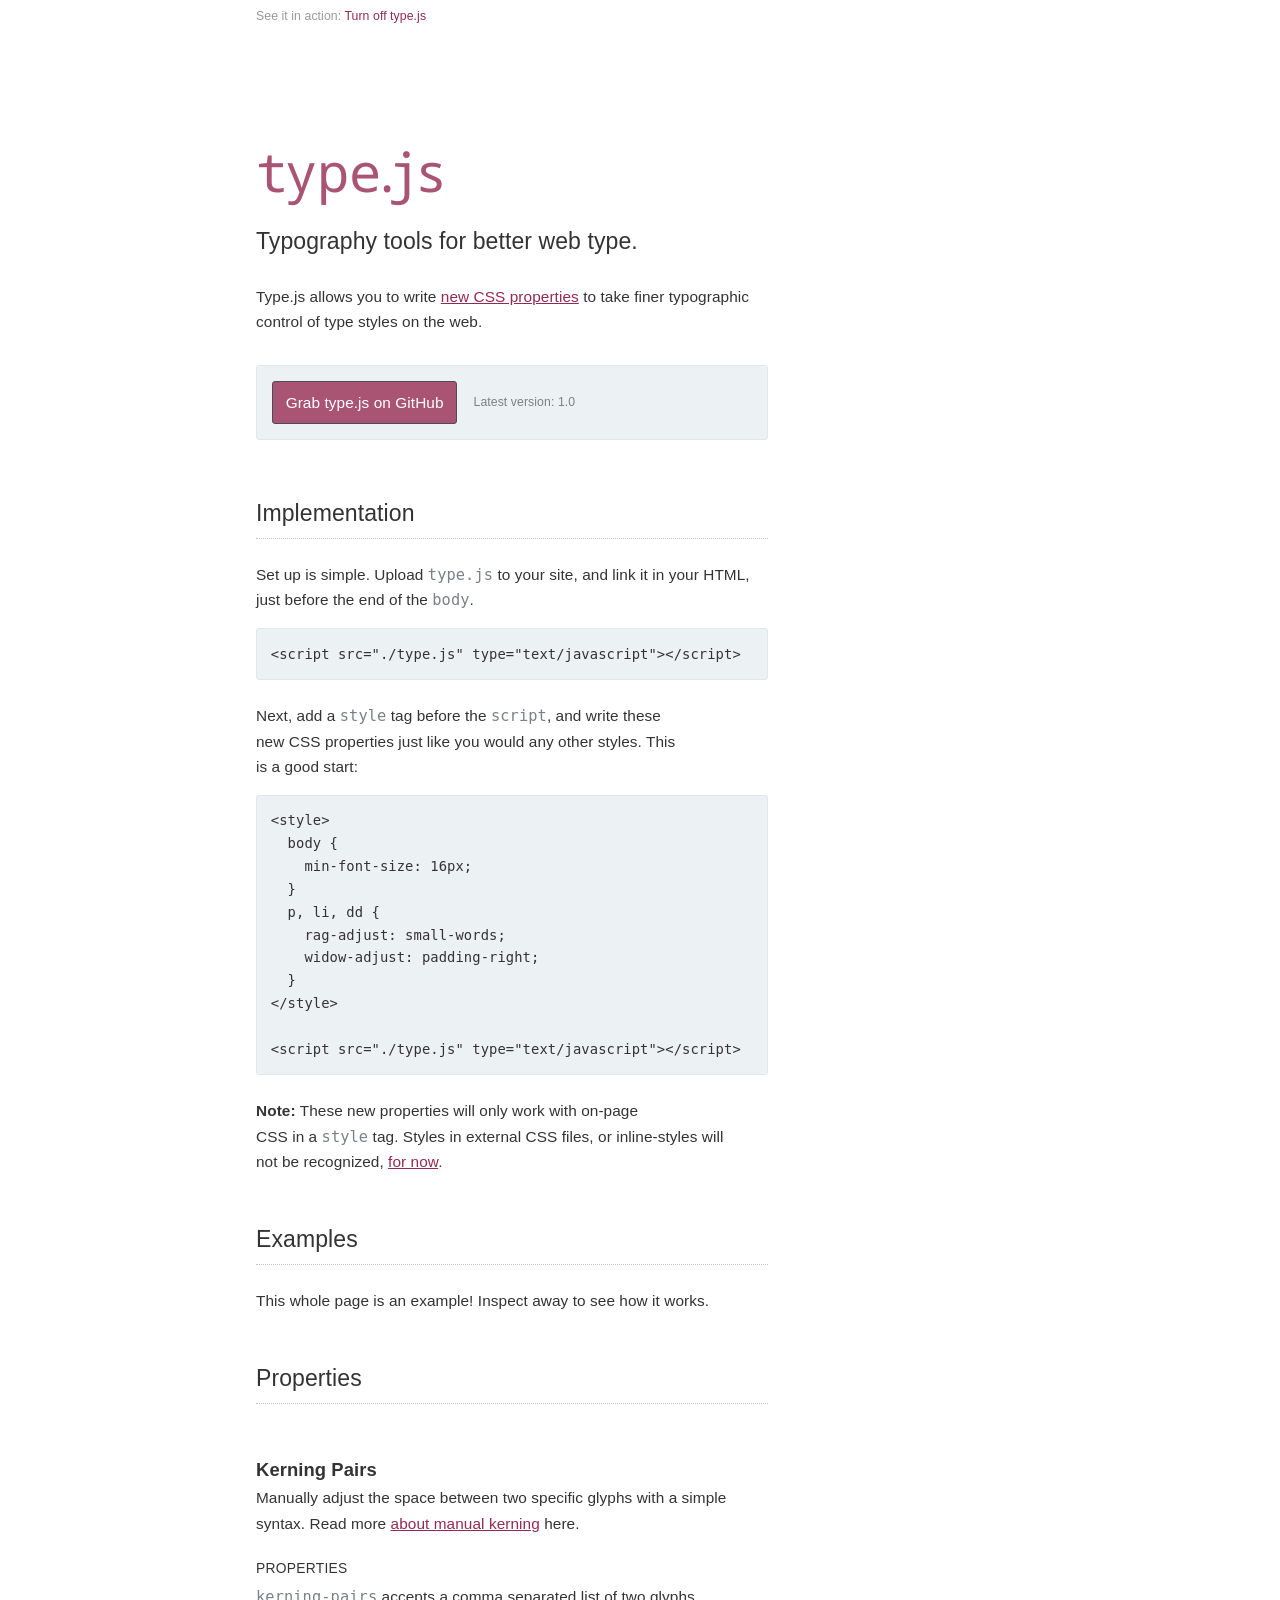
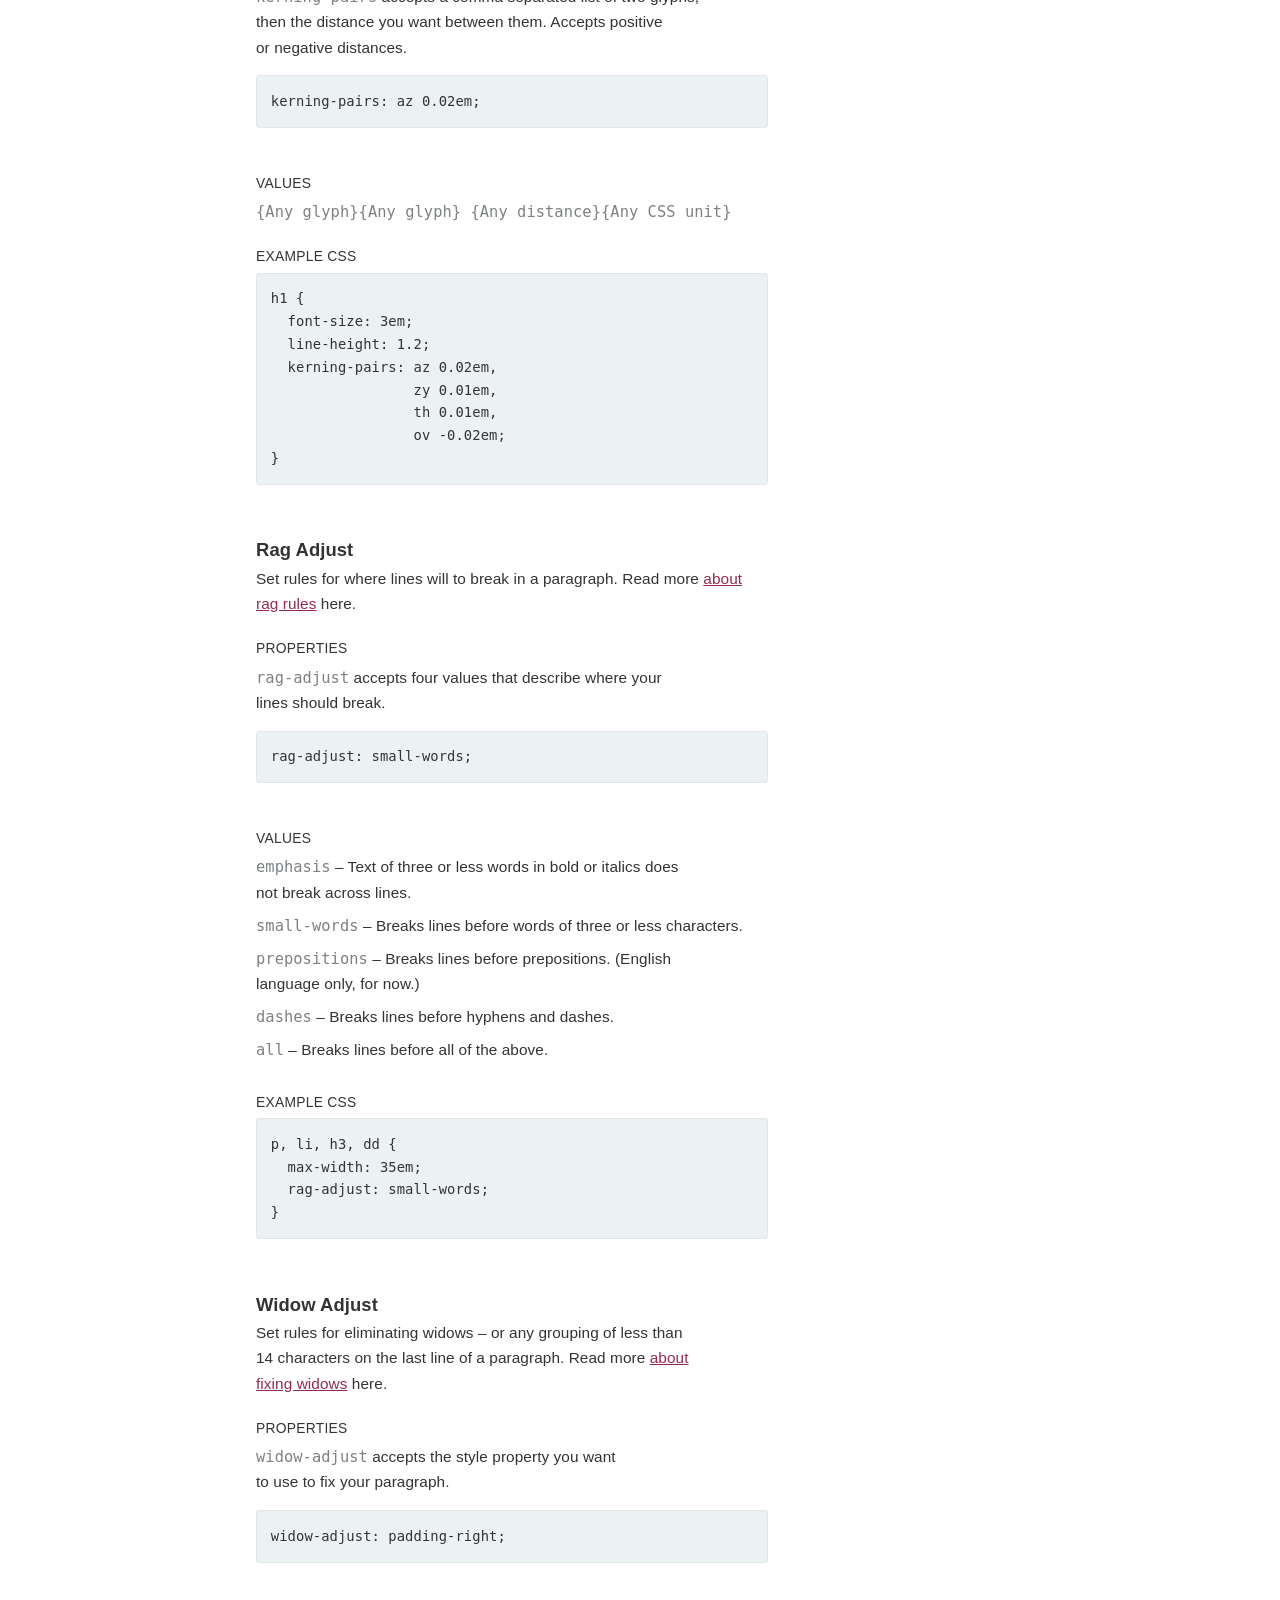
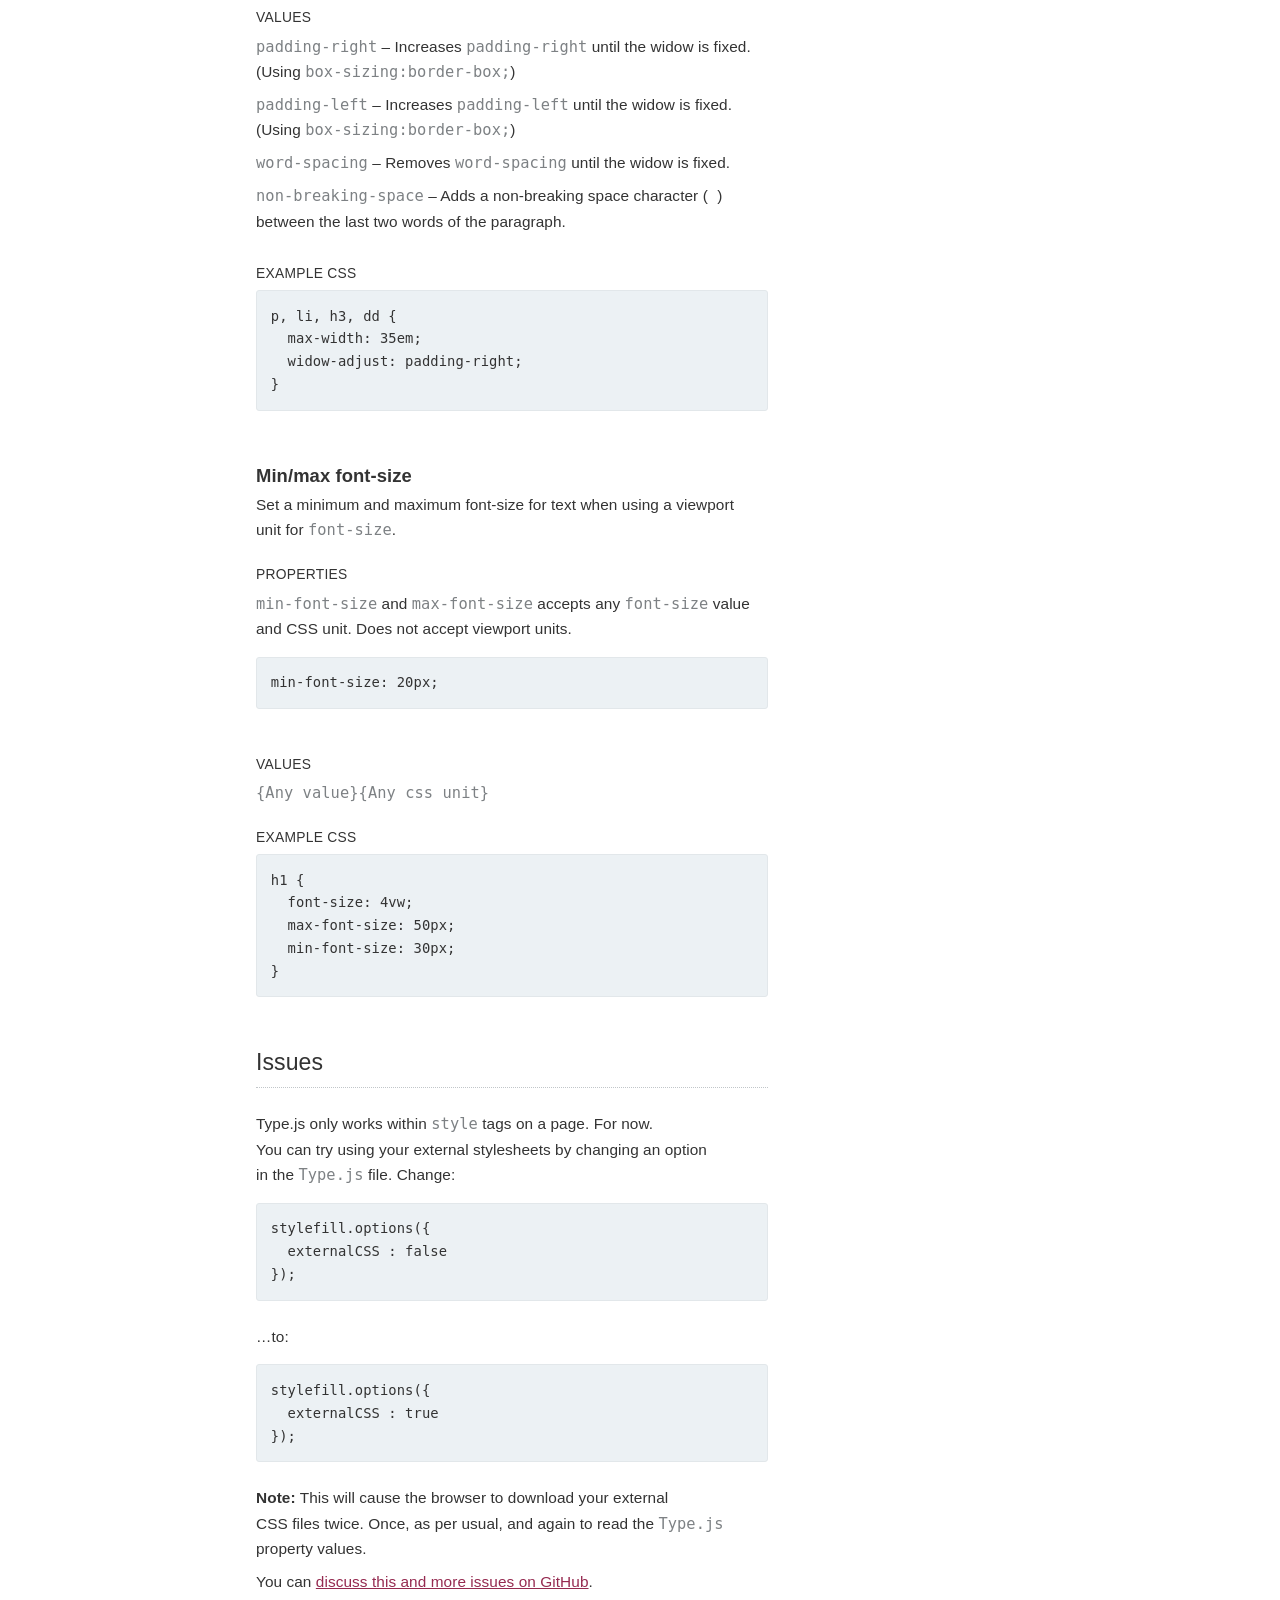
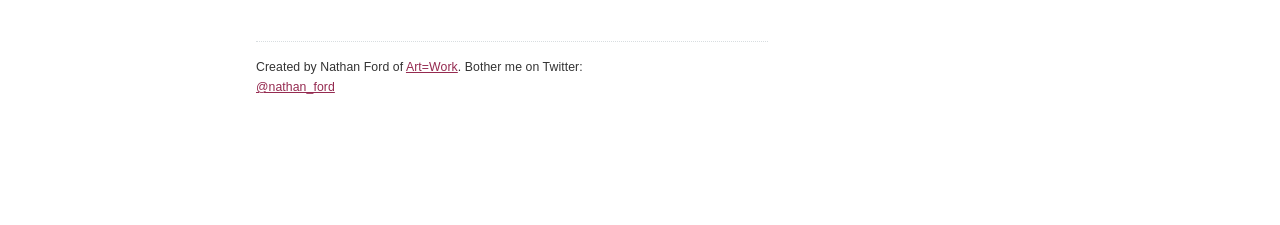
<file: plugins/type.js/index.html>
<!DOCTYPE html>
<html>
<head>
    
<meta charset=utf-8 />
<meta name="author" content="Nathan Ford" />
<meta name="description" content="Typography tools for better web type. Type.js allows you to write new CSS properties to take finer typographic control of type styles on the web." />

<meta name="viewport" content="width=device-width, minimum-scale=1.0, initial-scale=1.0" />

<title>type.js</title>

<link href='http://fonts.googleapis.com/css?family=Droid+Sans+Mono' rel='stylesheet' type='text/css'>
<link href="./css/styles.css" rel="stylesheet" />

</head>
<body>

	<div id="toggler">See it in action: <a id="toggle" rel="on" href="#">Turn off type.js</a></div>

	<header id="site-header">
	
		<h1>type.js</h1>
		
		<h2>Typography tools for better web type.</h2>
		
		<p>Type.js allows you to write <a href="#properties">new CSS properties</a> to take finer typographic control of type styles on the web.</p>
	
	</header>
	
	<section id="implementation">
		
		<div id="download" class="box clearfix">
			
			<a class="button" href="https://github.com/nathanford/type.js">Grab type.js on GitHub</a>
			
			<p class="detail">Latest version: 1.0</p>
			
		</div>
		
		<h2>Implementation</h2>
		
		<p>Set up is simple. Upload <code>type.js</code> to your site, and link it in your HTML, just before the end of the <code>body</code>.</p>
		
		<figure>
			<pre>&lt;script src="./type.js" type="text/javascript">&lt;/script></pre>
		</figure>
		
		<p>Next, add a <code>style</code> tag before the <code>script</code>, and write these new CSS properties just like you would any other styles. This is a good start:</p>
		
		<figure>
			<pre>&lt;style>
  body {
    min-font-size: 16px;
  }
  p, li, dd {
    rag-adjust: small-words;
    widow-adjust: padding-right;
  }
&lt;/style>

&lt;script src="./type.js" type="text/javascript">&lt;/script></pre>
		</figure>
		
		<p><strong>Note:</strong> These new properties will only work with on-page CSS in a <code>style</code> tag. Styles in external CSS files, or inline-styles will not be recognized, <a href="#issues">for now</a>.</p>
		
	</section>
	
	<section id="examples">
		
		<h2>Examples</h2>
		
		<p>This whole page is an example! Inspect away to see how it works.</p>
	
	</section>
	
	<section id="properties">
	
		<h2>Properties</h2>
	
		<h3 id="kerning-pairs">Kerning Pairs</h3>
		<p>Manually adjust the space between two specific glyphs with a simple syntax. Read more <a href="http://artequalswork.com/posts/manual-kerning/" title="A Manual Kerning Method for the Web on Art=Work">about manual kerning</a> here.</p>
	
		<h4>Properties</h4>
		<p><code>kerning-pairs</code> accepts a comma separated list of two glyphs, then the distance you want between them. Accepts positive or negative distances.</p>
		
		<figure>
			<pre>kerning-pairs: az 0.02em;</pre>
		</figure>
		
		<h4>Values</h4>
		<p><code>{Any glyph}{Any glyph} {Any distance}{Any CSS unit}</code></p>
		
		<h4>Example CSS</h4>
		
		<figure>
			<pre>h1 {
  font-size: 3em;
  line-height: 1.2;
  kerning-pairs: az 0.02em,
                 zy 0.01em,
                 th 0.01em,
                 ov -0.02em; 
}</pre>
		</figure>
		
		<h3 id="rag-adjust">Rag Adjust</h3>
		<p>Set rules for where lines will to break in a paragraph. Read more <a href="http://24ways.org/2013/run-ragged/" title="Run Ragged on 24 ways">about rag rules</a> here.</p>
		
		<h4>Properties</h4>
		<p><code>rag-adjust</code> accepts four values that describe where your lines should break.</p>
		
		<figure>
			<pre>rag-adjust: small-words;</pre>
		</figure>
		
		<h4>Values</h4>
		<ul>
			<li><p><code>emphasis</code> &ndash; Text of three or less words in bold or italics does not break across lines.</p></li>
			<li><p><code>small-words</code> &ndash; Breaks lines before words of three or less characters.</p></li>
			<li><p><code>prepositions</code> &ndash; Breaks lines before prepositions. (English language only, for now.)</p></li>
			<li><p><code>dashes</code> &ndash; Breaks lines before hyphens and dashes.</p></li>
			<li><p><code>all</code> &ndash; Breaks lines before all of the above.</p></li>
		</ul>
		
		<h4>Example CSS</h4>
		<figure>
			<pre>p, li, h3, dd {
  max-width: 35em;
  rag-adjust: small-words;
}</pre>
		</figure>
		
		<h3 id="widow-adjust">Widow Adjust</h3>
		<p>Set rules for eliminating widows &ndash; or any grouping of less than 14 characters on the last line of a paragraph. Read more <a href="http://artequalswork.com/posts/on-widows/" title="On Widows, and How to Tame Them on Art=Work">about fixing widows</a> here.</p>
		
		<h4>Properties</h4>
		<p><code>widow-adjust</code> accepts the style property you want to use to fix your paragraph.</p>
		
		<figure>
			<pre>widow-adjust: padding-right;</pre>
		</figure>
		
		<h4>Values</h4>
		<ul>
			<li><p><code>padding-right</code> &ndash; Increases <code>padding-right</code> until the widow is fixed. (Using <code>box-sizing:border-box;</code>)</p></li>
			<li><p><code>padding-left</code> &ndash; Increases <code>padding-left</code> until the widow is fixed. (Using <code>box-sizing:border-box;</code>)</p></li>
			<li><p><code>word-spacing</code> &ndash; Removes <code>word-spacing</code> until the widow is fixed.</p></li>
			<li><p><code>non-breaking-space</code> &ndash; Adds a non-breaking space character (<code>&#160;</code>) between the last two words of the paragraph.</p></li>
		</ul>
		
		<h4>Example CSS</h4>
		<figure>
			<pre>p, li, h3, dd {
  max-width: 35em;
  widow-adjust: padding-right;
}</pre>
		</figure>
		
		<h3 id="min-max-font-size">Min/max font-size</h3>
		<p>Set a minimum and maximum font-size for text when using a viewport unit for <code>font-size</code>.</p>
		
		<h4>Properties</h4>
	 	<p><code>min-font-size</code> and <code>max-font-size</code> accepts any <code>font-size</code> value and CSS unit. Does not accept viewport units.</p>
	 	
	 	<figure>
			<pre>min-font-size: 20px;</pre>
		</figure>
		
		<h4>Values</h4>
		<p><code>{Any value}{Any css unit}</code></p>
		
		<h4>Example CSS</h4>
		<figure>
			<pre>h1 {
  font-size: 4vw;
  max-font-size: 50px;
  min-font-size: 30px;
}</pre>
		</figure>
		
	</section>
	
	<section id="issues">
	
		<h2>Issues</h2>
		
		<p>Type.js only works within <code>style</code> tags on a page. For now. You can try using your external stylesheets by changing an option in the <code>Type.js</code> file. Change:</p>
		
		<figure>
			<pre>stylefill.options({
  externalCSS : false			
});</pre>
		</figure>
		
		<p>&hellip;to:</p>
		
		<figure>
		<pre>stylefill.options({
  externalCSS : true		
});</pre>
		</figure>
		
		<p><strong>Note:</strong> This will cause the browser to download your external CSS files twice. Once, as per usual, and again to read the <code>Type.js</code> property values.</p>
		
		<p>You can <a href="https://github.com/nathanford/type.js/issues" title="View issues">discuss this and more issues on GitHub</a>.</p>
	
	</section>
	
	<footer id="site-footer">
		
		<p>Created by Nathan Ford of <a href="http://artequalswork.com" title="Visit Art=Work">Art=Work</a>. Bother me on Twitter: <a href="http://twitter.com/nathan_ford">@nathan_ford</a></p>
		
	</footer>
	
	<style>
		
		body {
			min-font-size: 12px;
		}
		
		h1 {
			kerning-pairs: ty -0.05em,
										 pe -0.01em,
										 e. -0.18em,
										 .j -0.28em,
										 js -0.1em;
		}
		
		#site-header h2 {
			widow-adjust: non-breaking-space;
		}
	
		p, li {
			rag-adjust: small-words;
			widow-adjust: padding-right;
		}
		
	</style>
	
	<script src="./js/type.js" type="text/javascript"></script>
	
	<!-- Ignore the rest of this... just a script to toggle the styles on and off -->
	
	<script type="text/javascript">
		
		var toggle = document.getElementById('toggle');
		
		toggle.addEventListener('click', function(e) {
			
			if (this.rel == 'on') {
			
				var eles = document.querySelectorAll('*'),
						spans = document.querySelectorAll('span');
						
				spans[0].parentNode.textContent = spans[0].parentNode.textContent
				
				for (i in eles) {
				
					var ele = eles[i];
					
					if (ele.innerHTML) ele.removeAttribute('style');
					
				}
				
				this.setAttribute('rel', 'off');
				this.textContent = 'Turn on type.js'
			
			}
			else {
				
				window.location.reload(false);
				
			}
			
			prevent(e);	
		
		}, false);
		
		function prevent (e) {
		
			if (e.preventDefault) e.preventDefault();
			else event.returnValue = false;
		
		}
	
	
	</script>

</body>
</html>
</file>
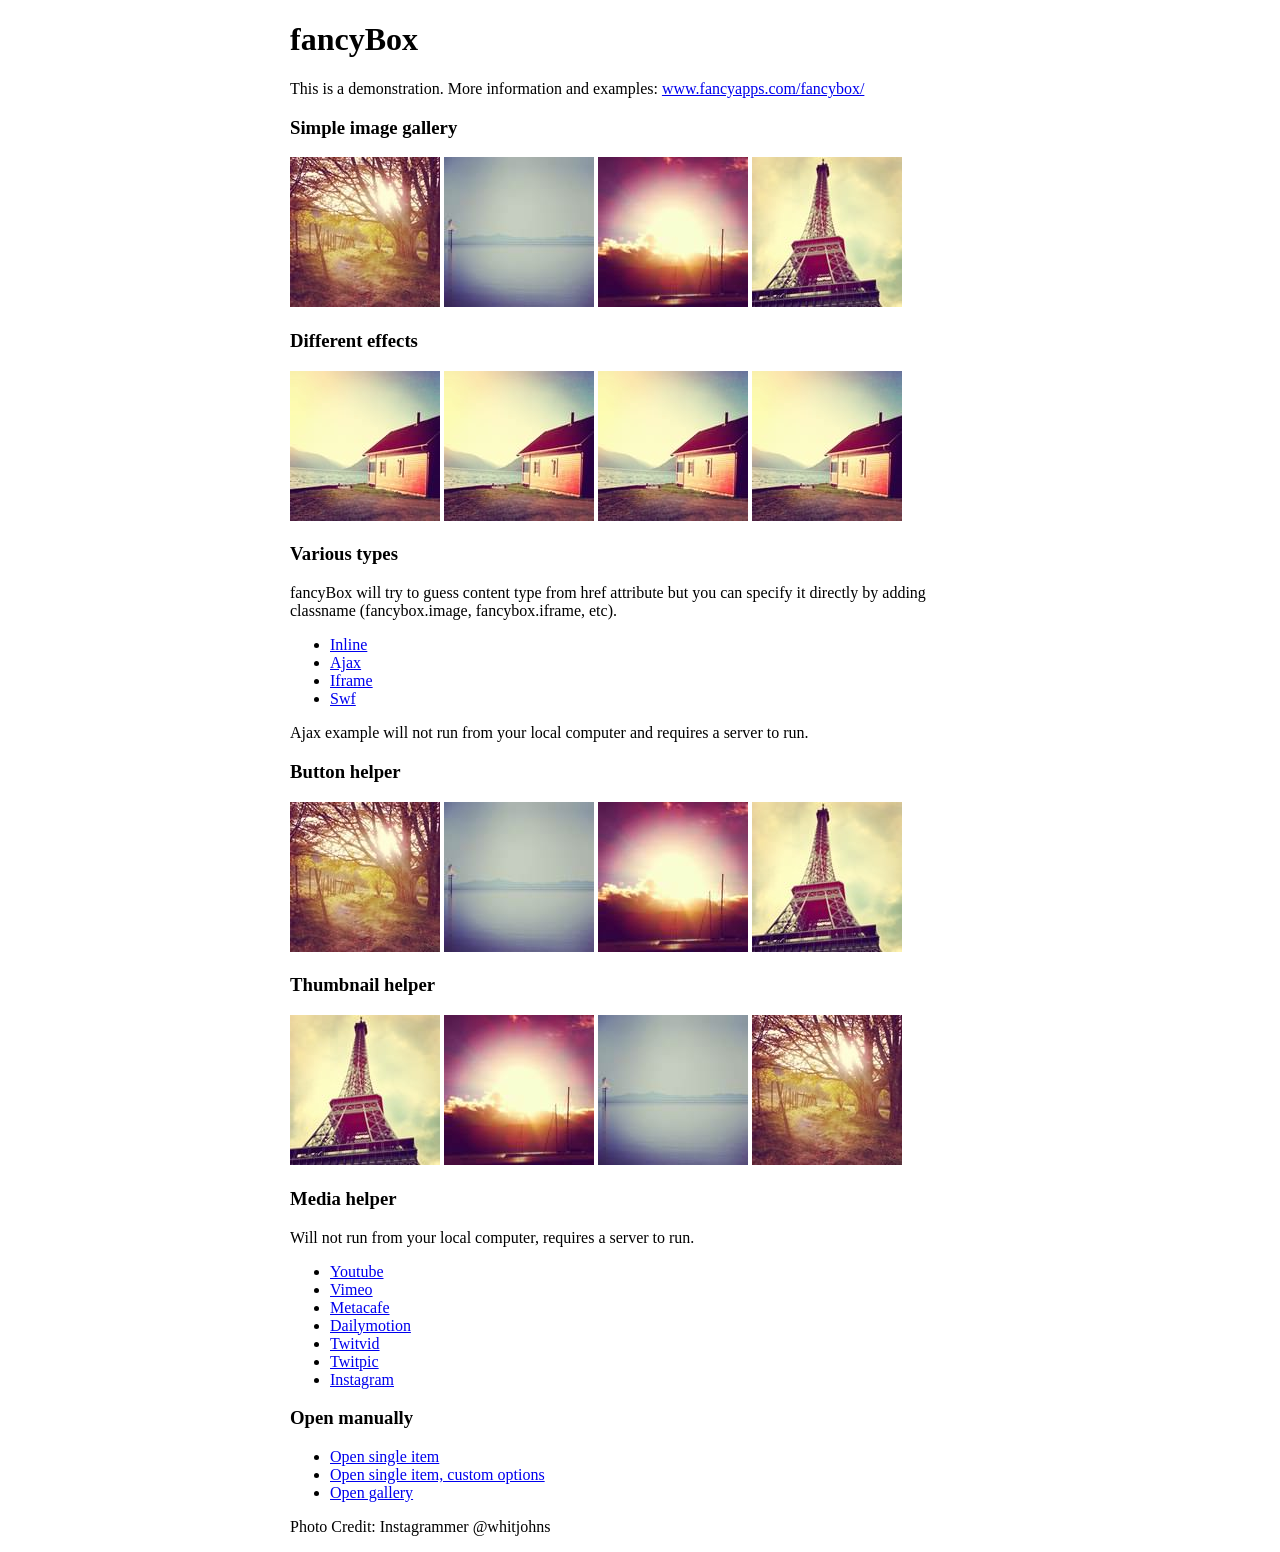
<file: plugins/Fancybox v3/demo/index.html>
<!DOCTYPE html>
<html>
<head>
	<title>fancyBox - Fancy jQuery Lightbox Alternative | Demonstration</title>
	<meta http-equiv="Content-Type" content="text/html; charset=UTF-8" />

	<!-- Add jQuery library -->
	<script type="text/javascript" src="../lib/jquery-1.10.2.min.js"></script>

	<!-- Add mousewheel plugin (this is optional) -->
	<script type="text/javascript" src="../lib/jquery.mousewheel.pack.js?v=3.1.3"></script>

	<!-- Add fancyBox main JS and CSS files -->
	<script type="text/javascript" src="../source/jquery.fancybox.pack.js?v=2.1.5"></script>
	<link rel="stylesheet" type="text/css" href="../source/jquery.fancybox.css?v=2.1.5" media="screen" />

	<!-- Add Button helper (this is optional) -->
	<link rel="stylesheet" type="text/css" href="../source/helpers/jquery.fancybox-buttons.css?v=1.0.5" />
	<script type="text/javascript" src="../source/helpers/jquery.fancybox-buttons.js?v=1.0.5"></script>

	<!-- Add Thumbnail helper (this is optional) -->
	<link rel="stylesheet" type="text/css" href="../source/helpers/jquery.fancybox-thumbs.css?v=1.0.7" />
	<script type="text/javascript" src="../source/helpers/jquery.fancybox-thumbs.js?v=1.0.7"></script>

	<!-- Add Media helper (this is optional) -->
	<script type="text/javascript" src="../source/helpers/jquery.fancybox-media.js?v=1.0.6"></script>

	<script type="text/javascript">
		$(document).ready(function() {
			/*
			 *  Simple image gallery. Uses default settings
			 */

			$('.fancybox').fancybox();

			/*
			 *  Different effects
			 */

			// Change title type, overlay closing speed
			$(".fancybox-effects-a").fancybox({
				helpers: {
					title : {
						type : 'outside'
					},
					overlay : {
						speedOut : 0
					}
				}
			});

			// Disable opening and closing animations, change title type
			$(".fancybox-effects-b").fancybox({
				openEffect  : 'none',
				closeEffect	: 'none',

				helpers : {
					title : {
						type : 'over'
					}
				}
			});

			// Set custom style, close if clicked, change title type and overlay color
			$(".fancybox-effects-c").fancybox({
				wrapCSS    : 'fancybox-custom',
				closeClick : true,

				openEffect : 'none',

				helpers : {
					title : {
						type : 'inside'
					},
					overlay : {
						css : {
							'background' : 'rgba(238,238,238,0.85)'
						}
					}
				}
			});

			// Remove padding, set opening and closing animations, close if clicked and disable overlay
			$(".fancybox-effects-d").fancybox({
				padding: 0,

				openEffect : 'elastic',
				openSpeed  : 150,

				closeEffect : 'elastic',
				closeSpeed  : 150,

				closeClick : true,

				helpers : {
					overlay : null
				}
			});

			/*
			 *  Button helper. Disable animations, hide close button, change title type and content
			 */

			$('.fancybox-buttons').fancybox({
				openEffect  : 'none',
				closeEffect : 'none',

				prevEffect : 'none',
				nextEffect : 'none',

				closeBtn  : false,

				helpers : {
					title : {
						type : 'inside'
					},
					buttons	: {}
				},

				afterLoad : function() {
					this.title = 'Image ' + (this.index + 1) + ' of ' + this.group.length + (this.title ? ' - ' + this.title : '');
				}
			});


			/*
			 *  Thumbnail helper. Disable animations, hide close button, arrows and slide to next gallery item if clicked
			 */

			$('.fancybox-thumbs').fancybox({
				prevEffect : 'none',
				nextEffect : 'none',

				closeBtn  : false,
				arrows    : false,
				nextClick : true,

				helpers : {
					thumbs : {
						width  : 50,
						height : 50
					}
				}
			});

			/*
			 *  Media helper. Group items, disable animations, hide arrows, enable media and button helpers.
			*/
			$('.fancybox-media')
				.attr('rel', 'media-gallery')
				.fancybox({
					openEffect : 'none',
					closeEffect : 'none',
					prevEffect : 'none',
					nextEffect : 'none',

					arrows : false,
					helpers : {
						media : {},
						buttons : {}
					}
				});

			/*
			 *  Open manually
			 */

			$("#fancybox-manual-a").click(function() {
				$.fancybox.open('1_b.jpg');
			});

			$("#fancybox-manual-b").click(function() {
				$.fancybox.open({
					href : 'iframe.html',
					type : 'iframe',
					padding : 5
				});
			});

			$("#fancybox-manual-c").click(function() {
				$.fancybox.open([
					{
						href : '1_b.jpg',
						title : 'My title'
					}, {
						href : '2_b.jpg',
						title : '2nd title'
					}, {
						href : '3_b.jpg'
					}
				], {
					helpers : {
						thumbs : {
							width: 75,
							height: 50
						}
					}
				});
			});


		});
	</script>
	<style type="text/css">
		.fancybox-custom .fancybox-skin {
			box-shadow: 0 0 50px #222;
		}

		body {
			max-width: 700px;
			margin: 0 auto;
		}
	</style>
</head>
<body>
	<h1>fancyBox</h1>

	<p>This is a demonstration. More information and examples: <a href="http://fancyapps.com/fancybox/">www.fancyapps.com/fancybox/</a></p>

	<h3>Simple image gallery</h3>
	<p>
		<a class="fancybox" href="1_b.jpg" data-fancybox-group="gallery" title="Lorem ipsum dolor sit amet"><img src="1_s.jpg" alt="" /></a>

		<a class="fancybox" href="2_b.jpg" data-fancybox-group="gallery" title="Etiam quis mi eu elit temp"><img src="2_s.jpg" alt="" /></a>

		<a class="fancybox" href="3_b.jpg" data-fancybox-group="gallery" title="Cras neque mi, semper leon"><img src="3_s.jpg" alt="" /></a>

		<a class="fancybox" href="4_b.jpg" data-fancybox-group="gallery" title="Sed vel sapien vel sem uno"><img src="4_s.jpg" alt="" /></a>
	</p>

	<h3>Different effects</h3>
	<p>
		<a class="fancybox-effects-a" href="5_b.jpg" title="Lorem ipsum dolor sit amet, consectetur adipiscing elit"><img src="5_s.jpg" alt="" /></a>

		<a class="fancybox-effects-b" href="5_b.jpg" title="Lorem ipsum dolor sit amet, consectetur adipiscing elit"><img src="5_s.jpg" alt="" /></a>

		<a class="fancybox-effects-c" href="5_b.jpg" title="Lorem ipsum dolor sit amet, consectetur adipiscing elit"><img src="5_s.jpg" alt="" /></a>

		<a class="fancybox-effects-d" href="5_b.jpg" title="Lorem ipsum dolor sit amet, consectetur adipiscing elit"><img src="5_s.jpg" alt="" /></a>
	</p>

	<h3>Various types</h3>
	<p>
		fancyBox will try to guess content type from href attribute but you can specify it directly by adding classname (fancybox.image, fancybox.iframe, etc).
	</p>
	<ul>
		<li><a class="fancybox" href="#inline1" title="Lorem ipsum dolor sit amet">Inline</a></li>
		<li><a class="fancybox fancybox.ajax" href="ajax.txt">Ajax</a></li>
		<li><a class="fancybox fancybox.iframe" href="iframe.html">Iframe</a></li>
		<li><a class="fancybox" href="http://www.adobe.com/jp/events/cs3_web_edition_tour/swfs/perform.swf">Swf</a></li>
	</ul>

	<div id="inline1" style="width:400px;display: none;">
		<h3>Etiam quis mi eu elit</h3>
		<p>
			Lorem ipsum dolor sit amet, consectetur adipiscing elit. Etiam quis mi eu elit tempor facilisis id et neque. Nulla sit amet sem sapien. Vestibulum imperdiet porta ante ac ornare. Nulla et lorem eu nibh adipiscing ultricies nec at lacus. Cras laoreet ultricies sem, at blandit mi eleifend aliquam. Nunc enim ipsum, vehicula non pretium varius, cursus ac tortor. Vivamus fringilla congue laoreet. Quisque ultrices sodales orci, quis rhoncus justo auctor in. Phasellus dui eros, bibendum eu feugiat ornare, faucibus eu mi. Nunc aliquet tempus sem, id aliquam diam varius ac. Maecenas nisl nunc, molestie vitae eleifend vel, iaculis sed magna. Aenean tempus lacus vitae orci posuere porttitor eget non felis. Donec lectus elit, aliquam nec eleifend sit amet, vestibulum sed nunc.
		</p>
	</div>

	<p>
		Ajax example will not run from your local computer and requires a server to run.
	</p>

	<h3>Button helper</h3>
	<p>
		<a class="fancybox-buttons" data-fancybox-group="button" href="1_b.jpg"><img src="1_s.jpg" alt="" /></a>

		<a class="fancybox-buttons" data-fancybox-group="button" href="2_b.jpg"><img src="2_s.jpg" alt="" /></a>

		<a class="fancybox-buttons" data-fancybox-group="button" href="3_b.jpg"><img src="3_s.jpg" alt="" /></a>

		<a class="fancybox-buttons" data-fancybox-group="button" href="4_b.jpg"><img src="4_s.jpg" alt="" /></a>
	</p>

	<h3>Thumbnail helper</h3>
	<p>
		<a class="fancybox-thumbs" data-fancybox-group="thumb" href="4_b.jpg"><img src="4_s.jpg" alt="" /></a>

		<a class="fancybox-thumbs" data-fancybox-group="thumb" href="3_b.jpg"><img src="3_s.jpg" alt="" /></a>

		<a class="fancybox-thumbs" data-fancybox-group="thumb" href="2_b.jpg"><img src="2_s.jpg" alt="" /></a>

		<a class="fancybox-thumbs" data-fancybox-group="thumb" href="1_b.jpg"><img src="1_s.jpg" alt="" /></a>
	</p>

	<h3>Media helper</h3>
	<p>
		Will not run from your local computer, requires a server to run.
	</p>

	<ul>
		<li><a class="fancybox-media" href="http://www.youtube.com/watch?v=opj24KnzrWo">Youtube</a></li>
		<li><a class="fancybox-media" href="http://vimeo.com/47480346">Vimeo</a></li>
		<li><a class="fancybox-media" href="http://www.metacafe.com/watch/7635964/">Metacafe</a></li>
		<li><a class="fancybox-media" href="http://www.dailymotion.com/video/xoeylt_electric-guest-this-head-i-hold_music">Dailymotion</a></li>
		<li><a class="fancybox-media" href="http://twitvid.com/QY7MD">Twitvid</a></li>
		<li><a class="fancybox-media" href="http://twitpic.com/7p93st">Twitpic</a></li>
		<li><a class="fancybox-media" href="http://instagr.am/p/IejkuUGxQn">Instagram</a></li>
	</ul>

	<h3>Open manually</h3>
	<ul>
		<li><a id="fancybox-manual-a" href="javascript:;">Open single item</a></li>
		<li><a id="fancybox-manual-b" href="javascript:;">Open single item, custom options</a></li>
		<li><a id="fancybox-manual-c" href="javascript:;">Open gallery</a></li>
	</ul>

	<p>
		Photo Credit: Instagrammer @whitjohns
	</p>
</body>
</html>
</file>
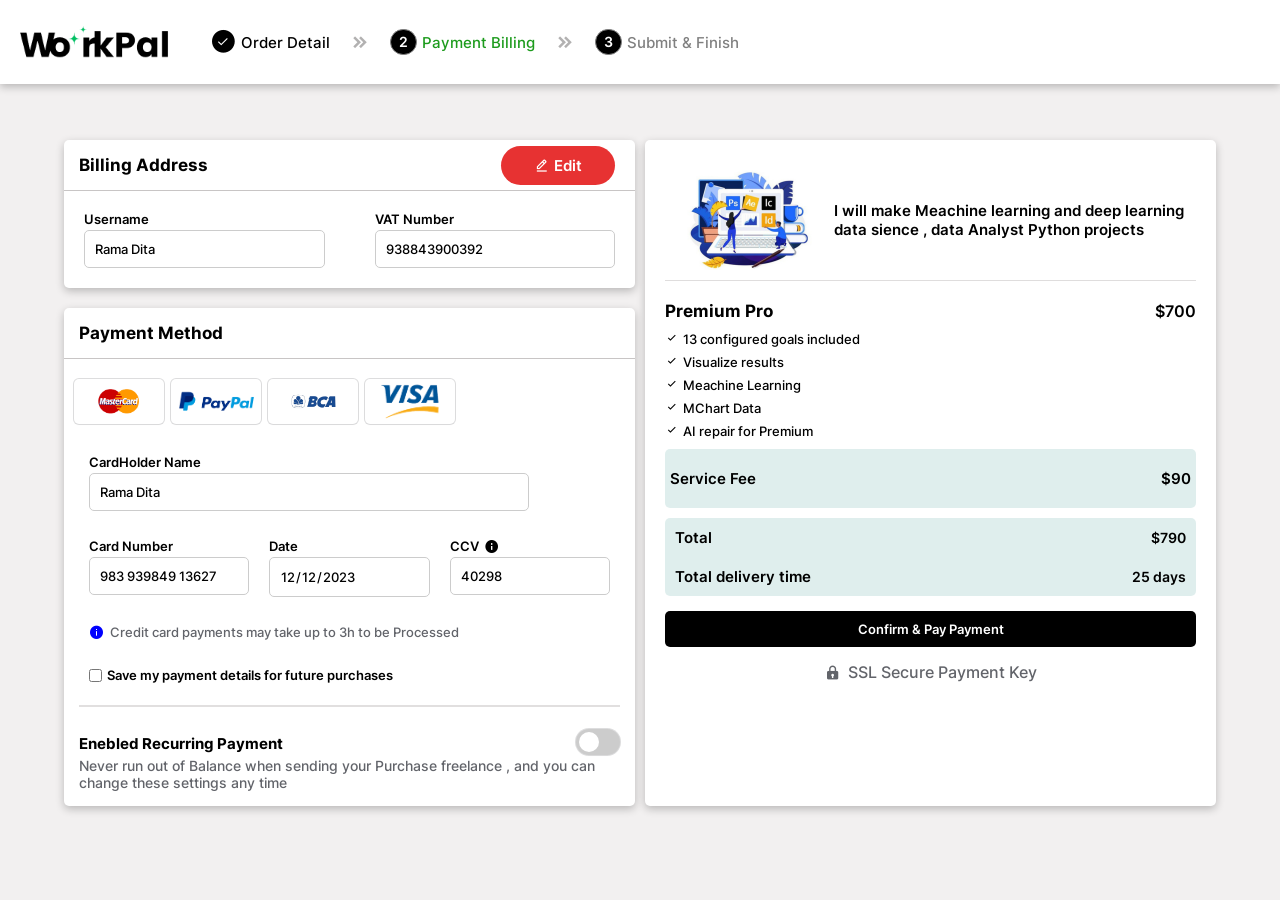
<file: checkout/checkout.html>
<!DOCTYPE html>
<html lang="en">

<head>
    <meta charset="UTF-8">
    <meta http-equiv="X-UA-Compatible" content="IE=edge">
    <meta name="description" content="Workpal is the web is provider to find freelance and held freelance">
    <meta name="viewport" content="width=device-width, initial-scale=1, maximum-scale=1, user-scalable=no">
    <link rel="apple-touch-icon" href="../resource/image/logo-img.png" sizes="180x180">
    <link rel="icon" type="image/png" href="../resource/image/logo-img.png" sizes="32x32">
    <link rel="icon" type="image/png" href="../resource/image/logo-img.png" sizes="16x16">
    <link rel="stylesheet" href="../style/core.css">
    <link rel="stylesheet" href="../style/mobile.css">
    <link rel="stylesheet" href="../plugins/boxicons-2.0.7/css/boxicons.css">
    <link rel="stylesheet" href="../style/modals.css">
    <title>WorkPal | Checkout Payment</title>
</head>

<body>


    <div class="billing-header">
        <img src="../resource/image/main-logo.png" alt="">
        <div class="status-payment">
            <span>
                <i class='bx bxs-check-circle'></i>
                <a href="../page/details/detail-service.html">Order Detail</a>
            </span>
            <i class='bx bxs-chevrons-right'></i>
            <span>
                <p>2</p>
                <a href="javascript:void(0)" class="active">Payment Billing</a>
            </span>
            <i class='bx bxs-chevrons-right'></i>
            <span>
                <p>3</p>
                <a href="javascript:void(0)" class="not-active">Submit & Finish</a>
            </span>
        </div>
    </div>


    <div class="card-payment">
        <div class="left-payment">

            <div class="header-payment-t">
                <div class="title">
                    <h5>
                        Billing Address
                    </h5>
                    <button class="edit">
                        <i class='bx bx-edit-alt'></i>
                        Edit
                    </button>
                </div>
                <div class="billing-form">
                    <div class="form-input">
                        <label for="">Username</label>
                        <input type="text" value="Rama Dita" readonly>
                    </div>
                    <div class="form-input">
                        <label for="">VAT Number</label>
                        <input type="text" value="938843900392" readonly>
                    </div>
                </div>
            </div>


            <div class="payment-method">
                <div class="title">
                    <h5>
                        Payment Method
                    </h5>
                </div>

                <div class="payment-selector" id="images-payment">
                    <div class="img">
                        <img src="../resource/image/master-card-removebg-preview.png" alt="">
                        <input type="checkbox" name="payment" id="master-card">
                        <i class='bx bxs-check-circle'></i>
                    </div>

                    <div class="img">
                        <img src="../resource/image/pay-pal-removebg-preview.png" alt="">
                        <input type="checkbox" name="payment" id="pay-pal">
                        <i class='bx bxs-check-circle'></i>
                    </div>

                    <div class="img">
                        <img src="../resource/image/BCA-removebg-preview.png" alt="">
                        <input type="checkbox" name="payment" id="BCA">
                        <i class='bx bxs-check-circle'></i>
                    </div>

                    <div class="img">
                        <img src="../resource/image/visa-removebg-preview.png" alt="">
                        <input type="checkbox" name="payment" id="visa">
                        <i class='bx bxs-check-circle'></i>
                    </div>
                </div>

                <form action="" class="form-payment">
                    <div class="form-input">
                        <label for="">CardHolder Name</label>
                        <input type="text" value="Rama Dita" readonly>
                    </div>

                    <div class="group-form">
                        <div class="form-input">
                            <label for="">Card Number</label>
                            <input type="text" value="983 939849 13627" readonly>
                        </div>
                        <div class="form-input">
                            <label for="">Date</label>
                            <input type="date" name="date" value="2023-12-12" readonly>
                        </div>
                        <div class="form-input">
                            <label for="">CCV<i class='bx bxs-info-circle'></i></label>
                            <input type="text" value="40298" readonly>
                        </div>
                    </div>

                    <div class="credit-card-status">
                        <span>
                            <i class='bx bxs-info-circle'></i>
                            <p>Credit card payments may take up to 3h to be Processed</p>
                        </span>
                    </div>

                    <div class="checked-box">
                        <input type="checkbox" name="remember" id="payment-check">
                        <label for="payment-check">Save my payment details for future purchases</label>
                    </div>

                    <hr>

                    <div class="recuring-payment">
                        <div class="top">
                            <h6>Enebled Recurring Payment</h6>
                            <div class="right-content-filter">
                                <label class="toggle-switch">
                                    <input type="checkbox" id="checked">
                                    <span class="slider"></span>
                                </label>
                            </div>
                        </div>
                        <div class="bottom">
                            <span>Never run out of Balance when sending your Purchase freelance , and you can change
                                these settings any time</span>
                        </div>
                    </div>

                </form>
            </div>
        </div>


        <div class="right-payment">

            <div class="top-header">
                <img src="../resource/image/Workpal-freelanceImg/18.png" alt="">
                <span>I will make Meachine learning and deep learning data sience , data Analyst Python projects</span>
            </div>

            <div class="midle-payment">
                <div class="first">
                    <h5>Premium Pro</h5>
                    <span>$700</span>
                </div>

                <div class="include">
                    <span><i class='bx bx-check'></i>13 configured goals included</span>
                    <span><i class='bx bx-check'></i>Visualize results</span>
                    <span><i class='bx bx-check'></i>Meachine Learning</span>
                    <span><i class='bx bx-check'></i>MChart Data</span>
                    <span><i class='bx bx-check'></i>AI repair for Premium</span>
                </div>

                <div class="service-fee">
                    <span>Service Fee</span>

                    <p>$90</p>
                </div>

                <div class="total">
                    <div class="top">
                        <h5>Total</h5>
                        <span>$790</span>
                    </div>
                    <div class="bottom">
                        <h5>Total delivery time</h5>
                        <span>25 days</span>
                    </div>
                </div>

                <button class="btn-confirm-pay">Confirm & Pay Payment</button>

                <div class="secure">
                    <i class='bx bxs-lock'></i>
                    <p>SSL secure Payment Key</p>
                </div>
            </div>


        </div>


    </div>


    <script src="../plugins/jquery v3.6.0/jquery.js"></script>
    <script src="../plugins/smooth-scroll v15.1.3/dist/smooth-scroll.polyfills.js"></script>
    <script src="../plugins/Fancybox v3/source/jquery.fancybox.js"></script>
    <script src="../plugins/Fancybox v3/source/helpers/jquery.fancybox-buttons.js"></script>
    <script src="../script/script.js"></script>
</body>

</html>
</file>
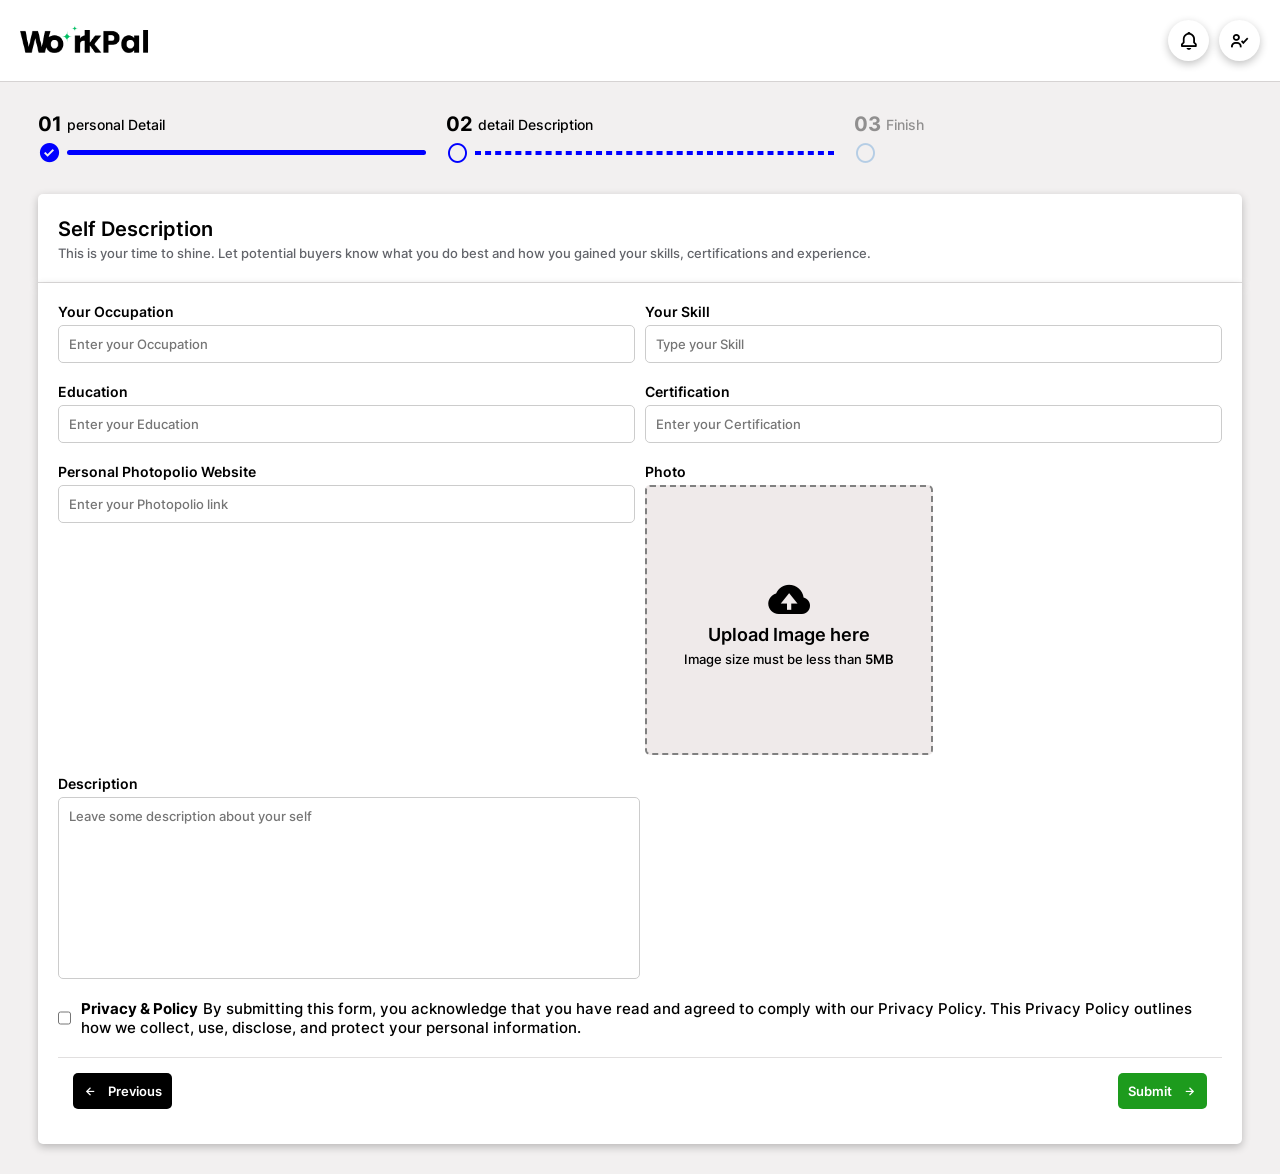
<file: freelance-page/become-freelance.html>
<!DOCTYPE html>
<html lang="en">

<head>
    <meta charset="UTF-8">
    <meta name="description" content="Workpal is the web is provider to find freelance and held freelance">
    <meta http-equiv="X-UA-Compatible" content="IE=edge">
    <meta name="viewport" content="width=device-width, initial-scale=1, maximum-scale=1, user-scalable=no">
    <link rel="apple-touch-icon" href="../resource/image/logo-img.png" sizes="180x180">
    <link rel="icon" type="image/png" href="../resource/image/logo-img.png" sizes="32x32">
    <link rel="icon" type="image/png" href="../resource/image/logo-img.png" sizes="16x16">
    <link rel="stylesheet" href="../style/core.css">
    <link rel="stylesheet" href="../style/mobile.css">
    <link rel="stylesheet" href="../plugins/boxicons-2.0.7/css/boxicons.css">
    <link rel="stylesheet" href="../style/modals.css">
    <title>WorkPal | Become Freelance</title>
</head>

<body>


    <div class="freelancer-header">
        <div class="header-freelancer">
            <a href="../index.html"><img src="../resource/image/main-logo.png" class="logo" alt=""></a>
            <div class="right-navbar">
                <div class="nav-icon" id="notification">
                    <i class='bx bx-bell'></i>
                </div>

                <div class="nav-icon" id="user-icon">
                    <i class='bx bx-user-check'></i>
                </div>
            </div>
        </div>
    </div>

    <div class="previwe-menu">
        <li>
            <a href="freelance.html"><i class='bx bx-user' ></i> Profile</a>
        </li>
        <hr>
        <li>
            <a href="javascript:void(0)"><i class='bx bxs-log-out' ></i> Log Out</a>
        </li>
    </div>


    <div class="notification-show">
        <div class="notification-header">
            <div class="left">
                <i class='bx bx-bell'></i>
            </div>
            <h5>Notitication (3)</h5>
            <div class="close" id="notif-close">
                <i class='bx bx-x'></i>
            </div>
        </div>
        <div class="notification-body">
            <div class="notif-content">
                <div class="left-notif">
                    <img src="../resource/image/bg-section/payment-success.jpg" alt="">
                    <div class="text-info">
                        <h4>Workpal Payment Success</h4>
                        <p>your payment form mr.Smith was done and now the work is being done</p>
                    </div>
                </div>
                <div class="right-notif">
                    <button class="btn-delete"><i class='bx bx-trash'></i></button>
                    <div class="time">
                        23 Agust 2023 , 17.00pm
                    </div>
                </div>
            </div>

            <div class="notif-content">
                <div class="left-notif">
                    <img src="../resource/image/bg-section/notif.jpg" alt="">
                    <div class="text-info">
                        <h4>Checkout your Wishlist</h4>
                        <p>hire your freelance to work your task and job</p>
                    </div>
                </div>
                <div class="right-notif">
                    <button class="btn-delete"><i class='bx bx-trash'></i></button>
                    <div class="time">
                        24 september 2023 , 1.00pm
                    </div>
                </div>
            </div>

            <div class="notif-content">
                <div class="left-notif">
                    <img src="../resource/image/bg-section/notif1 (2).jpg" alt="">
                    <div class="text-info">
                        <h4>Become a freelance ?</h4>
                        <p>Try to join us for easly have job and work and got client arround the country</p>
                    </div>
                </div>
                <div class="right-notif">
                    <button class="btn-delete"><i class='bx bx-trash'></i></button>
                    <div class="time">
                        30 october 2023 , 16.00pm
                    </div>
                </div>
            </div>
        </div>
        <div class="footer-notif">
            <div class="setting">
                <i class='bx bx-volume-full' id="footer-notif"></i>
                <p id="sound-text">Sound</p>
            </div>
        </div>
    </div>


    

    <div class="content-become">

        <div class="top-bar-status">
            <span>
                <h4>01 <p>personal Detail</p>
                </h4>
                <div class="status-bar">
                    <i class='bx bxs-check-circle'></i>
                    <div class="done"></div>
                </div>
            </span>

            <span>
                <h4>02 <p>detail Description</p>
                </h4>
                <div class="status-bar">
                    <i class='bx bx-circle'></i>
                    <div class="progress"></div>
                </div>
            </span>

            <span class="not-finish">
                <h4>03 <p>Finish</p>
                </h4>
                <div class="status-bar">
                    <i class='bx bx-circle not'></i>
                </div>
            </span>
        </div>
        


        <div class="form-regis">
            <div class="title-header">
                <h4>Self Description</h4>
                <span>This is your time to shine. Let potential buyers know what you do best and how you gained your
                    skills, certifications and experience.
                </span>
            </div>
            <form action="">
                <div class="form-group">
                    <div class="form-input">
                        <label for="Occupation">Your Occupation</label>
                        <input type="text" name="" placeholder="Enter your Occupation" id="Occupation">
                    </div>

                    <div class="form-input">
                        <label for="Skill">Your Skill</label>
                        <input type="text" name="" placeholder="Type your Skill" id="Skill">
                    </div>
                </div>

                <div class="form-group">
                    <div class="form-input">
                        <label for="Education">Education</label>
                        <input type="text" placeholder="Enter your Education" name="" id="Education">
                    </div>

                    <div class="form-input">
                        <label for="Certification">Certification</label>
                        <input type="text" placeholder="Enter your Certification" name="" id="Certification">
                    </div>
                </div>

                <div class="form-group">
                    <div class="form-input">
                        <label for="Photopolio">Personal Photopolio Website</label>
                        <input type="text" name="" placeholder="Enter your Photopolio link" id="Photopolio">
                    </div>

                    <div class="form-input">
                        <label for="Document">Photo</label>
                        <div class="input-wishlist" style="width: 100%;">
                            <input type="file" id="file" accept="image/*" hidden/>
                            <button type="button" class="image-result" data-img="" style="height:30vh;">
                                <i class='bx bxs-cloud-upload upload-icon'></i>
                                <h3>Upload Image here</h3>
                                <p>Image size must be less than <span>5MB</span></p>
                            </button>
                    </div>
                    </div>
                </div>

                <div class="form-area">
                    <label for="des">Description</label>
                    <textarea name="" id="des" cols="30" placeholder="Leave some description about your self"
                        rows="10"></textarea>
                </div>

                <div class="privacy">
                    <input type="checkbox" name="" id="privacy">
                    <label for="privacy"><b>Privacy & Policy</b>By submitting this form, you acknowledge that you have
                        read and
                        agreed to comply with our Privacy Policy. This Privacy Policy outlines how we collect, use,
                        disclose, and protect your personal information.
                    </label>
                </div>

                <div class="footer-form">
                    <button class="btn-prev">
                        <i class='bx bx-left-arrow-alt'></i>
                        Previous
                    </button>

                    <button class="btn-submit">
                        Submit
                        <i class='bx bx-right-arrow-alt'></i>

                    </button>
                </div>
            </form>
        </div>
    </div>






    <script src="../plugins/jquery v3.6.0/jquery.js"></script>
    <script src="../plugins/smooth-scroll v15.1.3/dist/smooth-scroll.polyfills.js"></script>
    <script src="../plugins/Fancybox v3/source/jquery.fancybox.js"></script>
    <script src="../plugins/Fancybox v3/source/helpers/jquery.fancybox-buttons.js"></script>
    <script src="../script/script.js"></script>
</body>

</html>
</file>
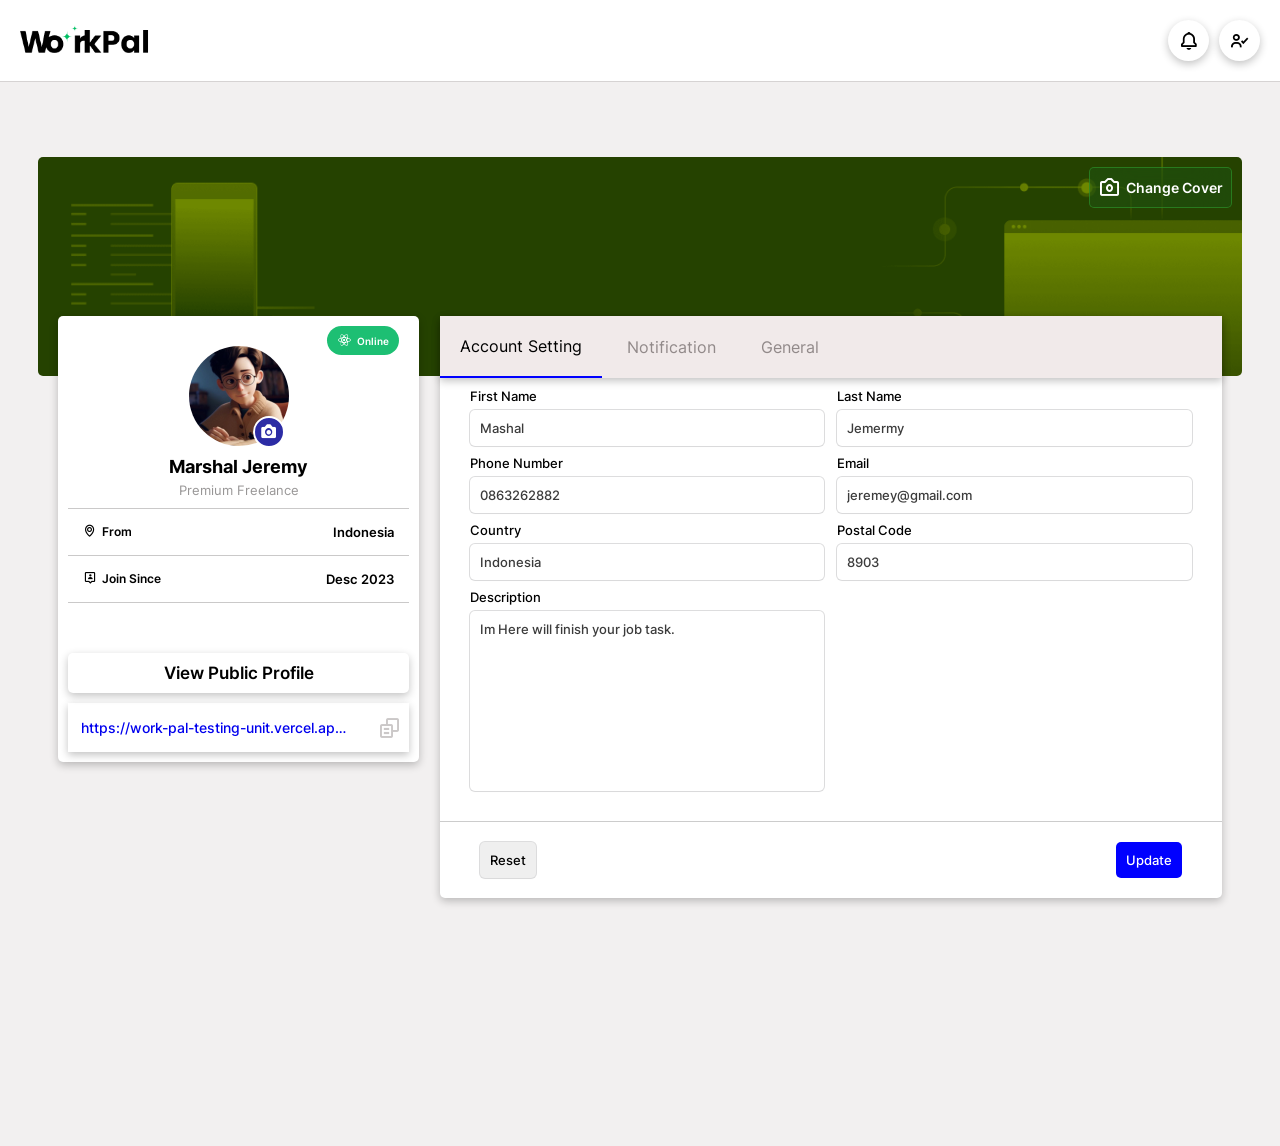
<file: freelance-page/freelance.html>
<!DOCTYPE html>
<html lang="en">

<head>
    <meta charset="UTF-8">
    <meta http-equiv="X-UA-Compatible" content="IE=edge">
    <meta name="description" content="Workpal is the web is provider to find freelance and held freelance">
    <meta name="viewport" content="width=device-width, initial-scale=1, maximum-scale=1, user-scalable=no">
    <link rel="apple-touch-icon" href="../resource/image/logo-img.png" sizes="180x180">
    <link rel="icon" type="image/png" href="../resource/image/logo-img.png" sizes="32x32">
    <link rel="icon" type="image/png" href="../resource/image/logo-img.png" sizes="16x16">
    <link rel="stylesheet" href="../style/core.css">
    <link rel="stylesheet" href="../style/mobile.css">
    <link rel="stylesheet" href="../plugins/boxicons-2.0.7/css/boxicons.css">
    <link rel="stylesheet" href="../style/modals.css">
    <title>WorkPal | Freelancer Profile Page</title>
</head>

<body>


    <!-- Start Header -->

    <div class="freelancer-header">
        <div class="header-freelancer">
            <a href="../index.html"><img src="../resource/image/main-logo.png" class="logo" alt=""></a>
            <div class="right-navbar">
                <div class="nav-icon" id="notification">
                    <i class='bx bx-bell'></i>
                </div>

                <div class="nav-icon" id="user-icon">
                    <i class='bx bx-user-check'></i>
                </div>
            </div>
        </div>
    </div>
    <!-- End Header -->

    <div class="previwe-menu">
        <li>
            <a href="freelance.html"><i class='bx bx-user' ></i> Profile</a>
        </li>
        <hr>
        <li>
            <a href="javascript:void(0)"><i class='bx bxs-log-out' ></i> Log Out</a>
        </li>
    </div>


    <div class="notification-show">
        <div class="notification-header">
            <div class="left">
                <i class='bx bx-bell'></i>
            </div>
            <h5>Notitication (3)</h5>
            <div class="close" id="notif-close">
                <i class='bx bx-x'></i>
            </div>
        </div>
        <div class="notification-body">
            <div class="notif-content">
                <div class="left-notif">
                    <img src="../resource/image/bg-section/payment-success.jpg" alt="">
                    <div class="text-info">
                        <h4>Workpal Payment Success</h4>
                        <p>your payment form mr.Smith was done and now the work is being done</p>
                    </div>
                </div>
                <div class="right-notif">
                    <button class="btn-delete"><i class='bx bx-trash'></i></button>
                    <div class="time">
                        23 Agust 2023 , 17.00pm
                    </div>
                </div>
            </div>

            <div class="notif-content">
                <div class="left-notif">
                    <img src="../resource/image/bg-section/notif.jpg" alt="">
                    <div class="text-info">
                        <h4>Checkout your Wishlist</h4>
                        <p>hire your freelance to work your task and job</p>
                    </div>
                </div>
                <div class="right-notif">
                    <button class="btn-delete"><i class='bx bx-trash'></i></button>
                    <div class="time">
                        24 september 2023 , 1.00pm
                    </div>
                </div>
            </div>

            <div class="notif-content">
                <div class="left-notif">
                    <img src="../resource/image/bg-section/notif1 (2).jpg" alt="">
                    <div class="text-info">
                        <h4>Become a freelance ?</h4>
                        <p>Try to join us for easly have job and work and got client arround the country</p>
                    </div>
                </div>
                <div class="right-notif">
                    <button class="btn-delete"><i class='bx bx-trash'></i></button>
                    <div class="time">
                        30 october 2023 , 16.00pm
                    </div>
                </div>
            </div>
        </div>
        <div class="footer-notif">
            <div class="setting">
                <i class='bx bx-volume-full' id="footer-notif"></i>
                <p id="sound-text">Sound</p>
            </div>
        </div>
    </div>


    <div class="client-profile-wrapper">
        <div class="open-toogle" id="open-toogle">
            <i class='bx bx-menu-alt-left' ></i>

            <img src="../resource/image/bg-section/Desain tanpa judul (34).png" alt="" class="profile-img">
        </div>
        <div class="bg-profile">
            <img src="../resource/image/bg-section/cbg.webp" alt="">
            <button class="btn-change-cover">
                <i class='bx bx-camera'></i>
                <span>Change Cover</span>
            </button>
        </div>
        <div class="client-simemenu-wrapper">
            <div class="client-side-menu">

                <div class="content-img">
                    <div class="active">
                        <i class='bx bxl-react'></i>
                        <p>Online</p>
                    </div>
                    <img src="../resource/image/bg-section/Desain tanpa judul (34).png" alt="">
                    <i class='bx bxs-camera camera'></i>
                </div>
                <div class="name">
                    <h4>Marshal Jeremy</h4>
                    <span>Premium Freelance</span>
                </div>

                <div class="description">
                    <div class="from">
                        <div class="right">
                            <i class='bx bx-map'></i>
                            <p>From</p>
                        </div>
                        <div class="left">
                            <span>Indonesia</span>
                        </div>
                    </div>

                    <div class="member">
                        <div class="right">
                            <i class='bx bx-user-pin'></i>
                            <p>Join Since</p>
                        </div>
                        <div class="left">
                            <span>Desc 2023</span>
                        </div>
                    </div>

                    <div class="public-profile">
                        <span class="title">View Public Profile</span>
                        <div class="input-link">
                            <a href="https://work-pal-testing-unit.vercel.app/freelance-page/freelance.html">https://work-pal-testing-unit.vercel.app/freelance-page/freelance.html</a>
                            <i class='bx bx-copy-alt'></i>
                        </div>
                    </div>
                </div>
            </div>

            <div class="content-menu-profile">
                <div class="header-link">
                    <div class="link-sub active" data-tab="account-setting">
                        <a href="#">Account Setting</a>
                    </div>
                    <div class="link-sub" data-tab="notification-subs-tab">
                        <a href="#">Notification</a>
                    </div>
                    <div class="link-sub" data-tab="general">
                        <a href="#">General</a>
                    </div>
                </div>

                <div class="subs-menu-content-show">
                    <div class="subs-acount-setting" id="account-setting">
                        <form action="">
                            <div class="form-wrapper">
                                <div class="form-control">
                                    <label for="name">First Name</label>
                                    <input type="text" value="Mashal" class="input-control" id="name">
                                </div>

                                <div class="form-control">
                                    <label for="lastname">Last Name</label>
                                    <input type="text" value="Jemermy" class="input-control" id="lastname">
                                </div>

                                <div class="form-control">
                                    <label for="phone">Phone Number</label>
                                    <input type="text" value="0863262882" class="input-control" id="phone">
                                </div>

                                <div class="form-control">
                                    <label for="email">Email</label>
                                    <input type="text" value="jeremey@gmail.com" class="input-control" id="email">
                                </div>

                                <div class="form-control">
                                    <label for="Country">Country</label>
                                    <input type="text" value="Indonesia" class="input-control" id="Country">
                                </div>

                                <div class="form-control">
                                    <label for="Postal Code">Postal Code</label>
                                    <input type="text" value="8903" class="input-control" id="Postal Code">
                                </div>

                                <div class="form-control">
                                    <label for="description">Description</label>
                                    <textarea name="" class="area-control" id="description" cols="30"
                                        rows="10">Im Here will finish your job task.</textarea>
                                </div>
                            </div>

                            <div class="footer">
                                <div class="btn-group">
                                    <button type="reset" class="btn-reset">Reset</button>
                                    <button class="btn-submit">Update</button>
                                </div>
                            </div>
                        </form>
                    </div>

                    <div class="subs-notification" id="notification-subs-tab">
                        <div class="title">
                            <div class="left">
                                <h3>Notification Settings</h3>
                                <p>Turn on the Toogle Swtich to get all new notification of use.</p>
                            </div>
                            <div class="right">
                                <div class="wrapper-switch">
                                    <label class="switch">
                                        <input type="checkbox" data-target="checked-text">
                                        <span class="slider round"></span>
                                      </label>                                      
                                    <label for="checkbox-check" id="checked-text" class="text">Disabled</label>
                                </div>
                            </div>
                        </div>

                        <hr>

                        <div class="notification-center">
                            <div class="notif-content-center">
                                <img src="../resource/image/Workpal-freelanceImg/16.png" alt="">
                                <div class="text">
                                    <h5>Payment Success</h5>
                                    <p>Dear Marshal Jeremy,

                                        We are delighted to inform you that your payment has been successfully
                                        processed.
                                        Your transaction ID is #[Transaction ID], and the amount of [Payment Amount] has
                                        been debited from your account.

                                        Thank you for choosing our services. Your payment confirmation details are as
                                        follows:

                                        Transaction ID: #9838439439
                                        Payment Amount: 1,000,000,000,00 USD
                                        Payment Date: 23 agust 2024 , 4.00AM
                                        Payment Method: Stripe Payment
                                        Payment Description : Your Pay for our Freelance IOS developer

                                        Once again, thank you for your payment, and we look forward to serving you in
                                        the
                                        future.
                                    </p>

                                    <div class="footer">
                                        <span>Sending : <p>12 Agust 2023</p></span>
                                        <i class='bx bxs-chevron-right'></i>
                                    </div>
                                </div>
                            </div>

                            <hr>

                            <div class="notif-content-center">
                                <img src="../resource/image/Workpal-freelanceImg/11.png" alt="">
                                <div class="text">
                                    <h5>Discount Code</h5>
                                    <p>Dear Marshal Jeremy,

                                        We are excited to offer you an exclusive discount as a token of our appreciation
                                        for
                                        your continued support. Your loyalty means the world to us, and we want to
                                        express
                                        our gratitude.

                                        Here are the details of your special discount:

                                        Discount Code: 0983822
                                        Discount Percentage: 50%
                                        Valid From: 25 November 2023
                                        Valid Until: 30 December 2023
                                        To redeem this discount, simply enter the provided discount code during the
                                        checkout
                                        process on our website or at our store. You can use this discount on your next
                                        purchase, making it the perfect time to treat yourself or shop for your favorite
                                        items.
                                        Thank you once again for being a valued customer. We hope you enjoy your
                                        shopping
                                        experience with us and take advantage of this special offer.
                                    </p>
                                    <div class="footer">
                                        <span>Sending : <p>22 september 2023</p></span>
                                        <i class='bx bxs-chevron-right'></i>
                                    </div>

                                </div>
                            </div>
                        </div>
                    </div>

                    <div class="subs-general" id="general">
                        <div class="setting-manage">
                            <div class="left">
                                <h4>Email Notification</h4>
                                <span>Allowed Us to send you a notification on your Inbox Email form Up to date
                                    Informations
                                    about Freelance Service and more Greate Informations</span>
                            </div>
                            <div class="right">
                                <div class="wrapper-switch">
                                    <label class="switch">
                                        <input type="checkbox" data-target="checked-text-email">
                                        <span class="slider round"></span>
                                      </label>                                      
                                    <label for="checkbox-check" id="checked-text-email" class="text">Disabled</label>
                                </div>
                            </div>
                        </div>

                        <hr>

                        <div class="setting-manage">
                            <div class="left">
                                <h4>Keep Connected</h4>
                                <span>On the button to make still connect with Us and got forever up to date
                                    Information</span>
                            </div>
                            <div class="right">
                                <div class="wrapper-switch">
                                    <label class="switch">
                                        <input type="checkbox" data-target="checked-text-conected">
                                        <span class="slider round"></span>
                                      </label>                                      
                                    <label for="checkbox-check" id="checked-text-conected" class="text">Disabled</label>
                                </div>
                            </div>
                        </div>

                        <hr>
                        
                        <div class="setting-manage">
                            <div class="left">
                                <h4>Privacy & Secyurity</h4>
                                <span>Keep this On for make your Account is safety and don't worry for Cheating data ,
                                    all
                                    is safe </span>
                            </div>
                            <div class="right">
                                <div class="wrapper-switch">
                                    <label class="switch">
                                        <input type="checkbox" data-target="checked-text-privacy">
                                        <span class="slider round"></span>
                                      </label>                                      
                                    <label for="checkbox-check" id="checked-text-privacy" class="text">Disabled</label>
                                </div>
                            </div>
                        </div>
                    <button class="add-more-account"><i class='bx bx-plus'></i> Add New Account</button>

                    </div>
                </div>
            </div>
        </div>
    </div>






    <p id="to-top" class="to-top">
        <a href="#top" class="top-link"><i class='bx bx-arrow-to-top'></i></a>
    </p>



    <!-- Modals -->

    <section class="modal-container" id="modals-search">
        <div class="modal-box">
            <div class="modal-header">
                <div class="close-btn" id="close-modal">
                    <i class='bx bx-x'></i>
                </div>
            </div>

            <div class="modal-content">
                <div class="search-container">
                    <form action="#" method="#" class="search-form">
                        <input type="search" name="search" id="search"
                            placeholder="What Freelance service are you looking for now..." autocomplete="off"
                            class="search-input">
                        <button class="search-btn"><i class='bx bx-search'></i></button>
                    </form>

                    <div class="result-search-box">
                        <ul>
                            <li class="content-result-search">
                                Freelancer Web Design <div class="btn-popular">Popular</div>
                            </li>
                            <li class="content-result-search">
                                Best Freelancer for Logo Maker
                            </li>
                            <li class="content-result-search">
                                Cheaper Freelance
                            </li>
                            <li class="content-result-search">
                                Freelancer with best Rating
                            </li>
                            <li class="content-result-search">
                                SEO for Website Enggine
                            </li>
                            <li class="content-result-search">
                                How to fix Ai bugs <div class="btn-popular">Popular</div>
                            </li>
                        </ul>
                    </div>

                    <p class="not-found">Result Not Found</p>

                    <div class="history-search">
                        <div class="history">
                            <i class='bx bx-x'></i>
                            <p> Ai Maker with Python</p>
                        </div>
                        <div class="history">
                            <i class='bx bx-x'></i>
                            <p>Profesional Photografer</p>
                        </div>

                        <div class="history">
                            <i class='bx bx-x'></i>
                            <p>Developer Eccommers Apps</p>
                        </div>
                    </div>

                </div>
            </div>
        </div>
    </section>





    <!-- End WishList Section -->
    <script src="../plugins/jquery v3.6.0/jquery.js"></script>
    <script src="../plugins/smooth-scroll v15.1.3/dist/smooth-scroll.polyfills.js"></script>
    <script src="../plugins/Fancybox v3/source/jquery.fancybox.js"></script>
    <script src="../plugins/Fancybox v3/source/helpers/jquery.fancybox-buttons.js"></script>
    <script src="../script/script.js"></script>
</body>

</html>
</file>
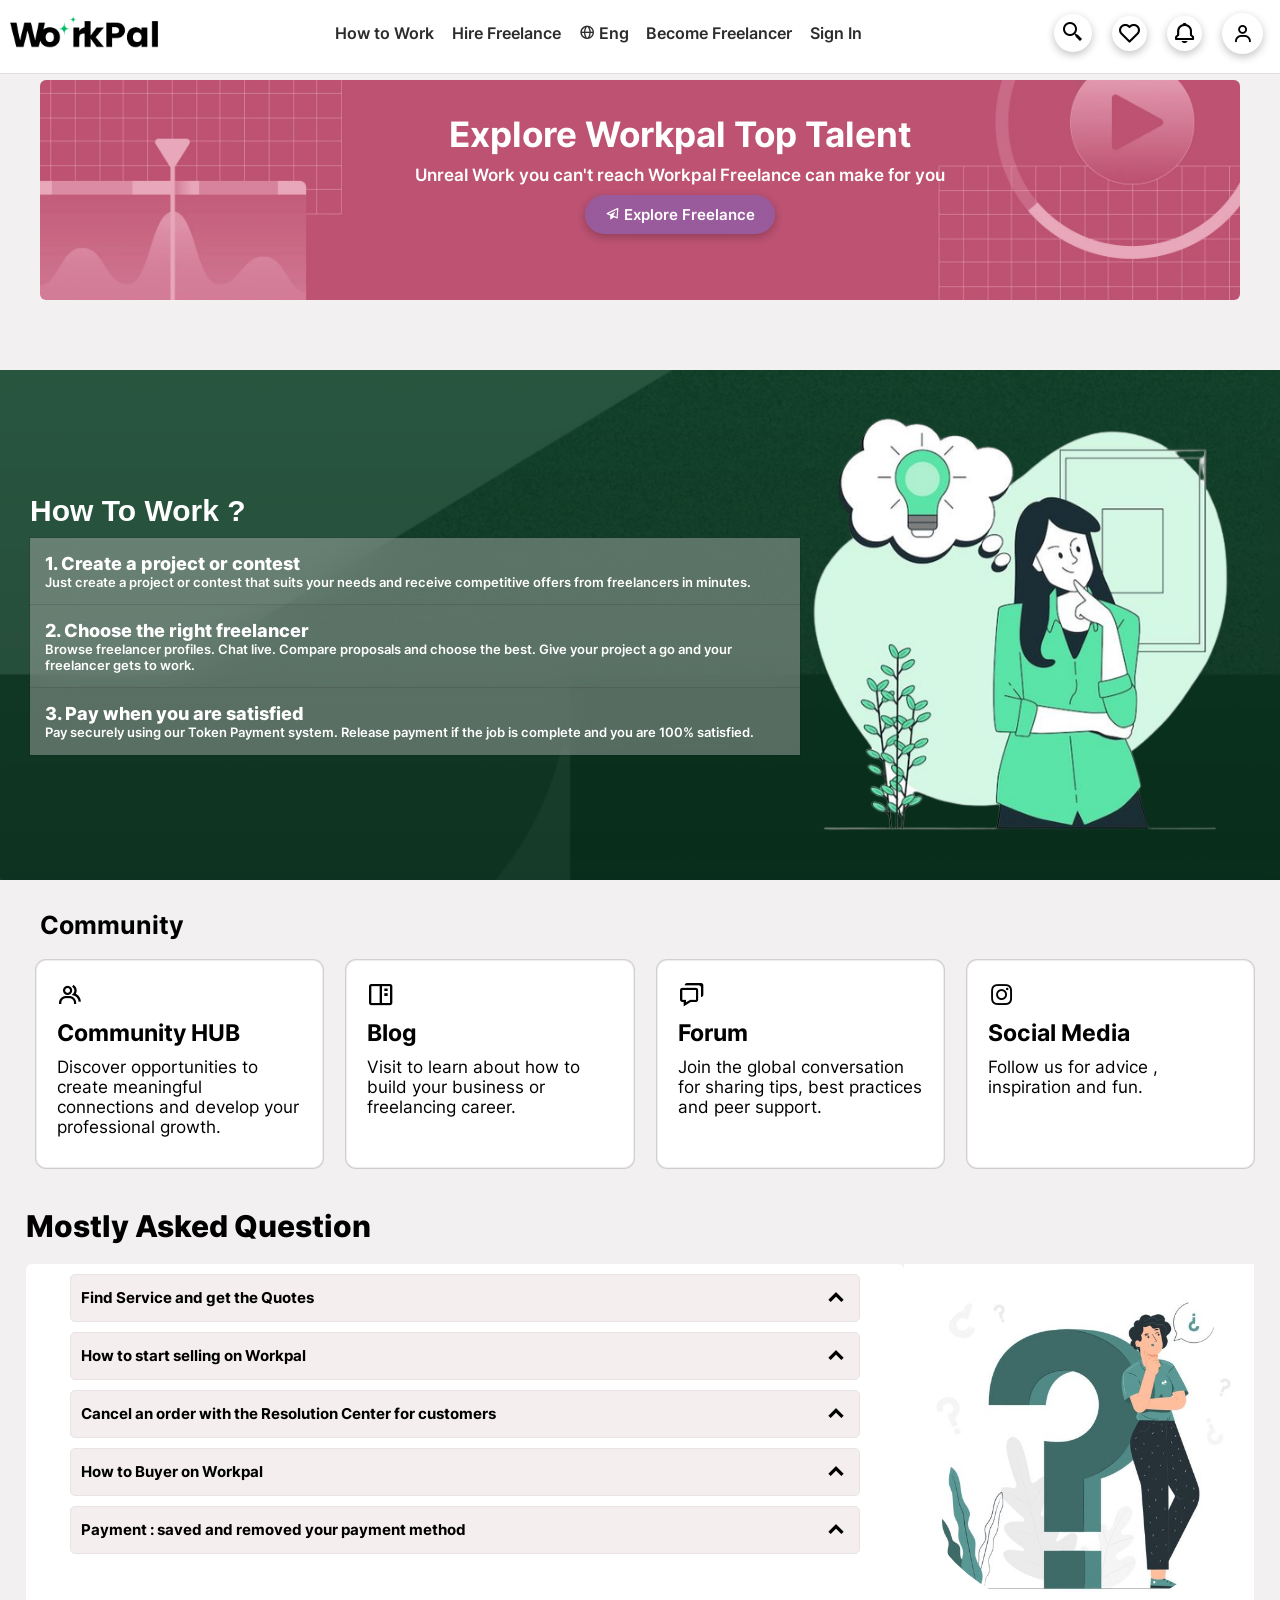
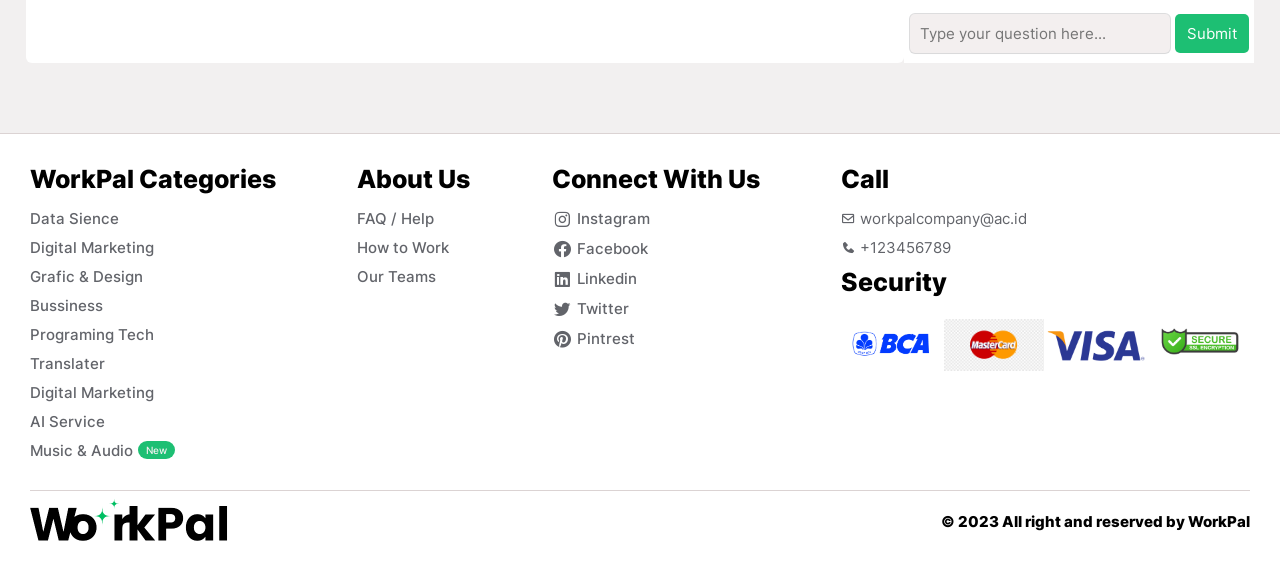
<file: page/about.html>
<!DOCTYPE html>
<html lang="en">

<head>
    <meta charset="UTF-8">
    <meta http-equiv="X-UA-Compatible" content="IE=edge">
    <meta name="description" content="Workpal is the web is provider to find freelance and held freelance">
    <meta name="viewport" content="width=device-width, initial-scale=1, maximum-scale=1, user-scalable=no">
    <link rel="apple-touch-icon" href="../resource/image/logo-img.png" sizes="180x180">
    <link rel="icon" type="image/png" href="../resource/image/logo-img.png" sizes="32x32">
    <link rel="icon" type="image/png" href="../resource/image/logo-img.png" sizes="16x16">
    <link rel="stylesheet" href="../style/core.css">
    <link rel="stylesheet" href="../style/mobile.css">
    <link rel="stylesheet" href="../plugins/boxicons-2.0.7/css/boxicons.css">
    <link rel="stylesheet" href="../style/modals.css">
    <title>WorkPal | About - Help</title>
</head>

<body>
    <!-- Start Header -->

    <header class="main-header">
        <div class="header-wrapper">
            <div class="logo-workpal">
                <span class="logo-img">
                    <a href="../index.html">
                        <img src="../resource/image/main-logo.png" alt="Logo Image">
                    </a>
                </span>
            </div>




            <nav class="workpal-nav" id="navigation-link" data-visible="false">
                <ul>
                    <li class="nav-link">
                        <a href="about.html" class="text-link">How to Work</a>
                    </li>
                    <li class="nav-link">
                        <a href="service-page.html" class="text-link">Hire Freelance</a>
                    </li>

                    <li class="nav-link">
                        <span><i class='bx bx-globe'></i> Eng</span>
                    </li>

                    <li class="nav-link">
                        <a href="../freelance-page/become-freelance.html" class="text-link">Become Freelancer</a>
                    </li>

                    <li class="nav-link">
                        <a href="login.html" class="text-link">Sign In</a>
                    </li>
                </ul>

            </nav>

            <div class="icons" id="toogleIcons">

                <button class="toogle-search-btn modal-show" id="toogle-search" data-modal-target="modals-search">
                    <i class='bx bx-search-alt-2'></i>
                    <i class='bx bx-x' id="x-search"></i>
                </button>

                <div class="wishlist">
                    <a href="wishlist.html"><i class='bx bx-heart'></i></a>
                </div>

                <div class="cart" id="notification">
                    <i class='bx bx-bell' ></i>
                </div>


                <div class="toogle-nav" id="toogle-nav" aria-expanded="false">
                    <i class='bx bxs-dashboard'></i>
                    <i class='bx bx-x sr-auto' id="sr-x"></i>
                </div>

                <div class="profile">
                    <a href="../profile/client.html"><i class='bx bx-user' ></i></a>
                </div>
            </div>
        </div>

        <div class="notification-show">
            <div class="notification-header">
                <div class="left">
                    <i class='bx bx-bell'></i>
                </div>
                <h5>Notitication (3)</h5>
                <div class="close" id="notif-close">
                    <i class='bx bx-x'></i>
                </div>
            </div>
            <div class="notification-body">
                <div class="notif-content">
                    <div class="left-notif">
                        <img src="../resource/image/bg-section/payment-success.jpg" alt="">
                        <div class="text-info">
                            <h4>Workpal Payment Success</h4>
                            <p>your payment form mr.Smith was done and now the work is being done</p>
                        </div>
                    </div>
                    <div class="right-notif">
                        <button class="btn-delete"><i class='bx bx-trash'></i></button>
                        <div class="time">
                            23 Agust 2023 , 17.00pm
                        </div>
                    </div>
                </div>

                <div class="notif-content">
                    <div class="left-notif">
                        <img src="../resource/image/bg-section/notif.jpg" alt="">
                        <div class="text-info">
                            <h4>Checkout your Wishlist</h4>
                            <p>hire your freelance to work your task and job</p>
                        </div>
                    </div>
                    <div class="right-notif">
                        <button class="btn-delete"><i class='bx bx-trash'></i></button>
                        <div class="time">
                            24 september 2023 , 1.00pm
                        </div>
                    </div>
                </div>

                <div class="notif-content">
                    <div class="left-notif">
                        <img src="../resource/image/bg-section/notif1 (2).jpg" alt="">
                        <div class="text-info">
                            <h4>Become a freelance ?</h4>
                            <p>Try to join us for easly have job and work and got client arround the country</p>
                        </div>
                    </div>
                    <div class="right-notif">
                        <button class="btn-delete"><i class='bx bx-trash'></i></button>
                        <div class="time">
                            30 october 2023 , 16.00pm
                        </div>
                    </div>
                </div>
            </div>
            <div class="footer-notif" >
                <div class="setting">
                    <i class='bx bx-volume-full' id="footer-notif"></i>
                    <p id="sound-text">Sound</p>
                </div>
            </div>
        </div>

        <!-- Category Menu -->
        <div class="category-menu" id="categoryMenu">

            <div class="category-menu-wrapper">
                <div class="prev" id="prevNav">
                    <i class='bx bxs-chevron-left'></i>
                </div>
                <ul>
                    <li class="nav-link">
                        <a href="category/category.html">Digital Marketing</a>
                    </li>
                    <li class="nav-link">
                        <a href="category/category.html">Grafic & Design</a>
                    </li>
                    <li class="nav-link">
                        <a href="category/category.html">Data Sience</a>
                    </li>
                    <li class="nav-link">
                        <a href="category/category.html">Programing & Tech</a>
                    </li>
                    <li class="nav-link">
                        <a href="category/category.html">Business</a>
                    </li>
                    <li class="nav-link">
                        <a href="category/category.html">Animation</a>
                    </li>
                    <li class="nav-link">
                        <a href="category/category.html">Writer & Translater</a>
                    </li>
                    <li class="nav-link">
                        <a href="category/category.html">Music & Audio</a>
                    </li>
                    <li class="nav-link">
                        <a href="category/category.html">AI Service</a>
                    </li>
                    <li class="nav-link">
                        <a href="category/category.html">Artis Voice</a>
                    </li>
                    <li class="nav-link">
                        <a href="category/category.html">Logo Maker</a>
                    </li>

                </ul>

                <div class="next" id="nextNav">
                    <i class='bx bxs-chevron-right'></i>
                </div>
            </div>

        </div>
        <!-- End Category Menu -->
    </header>
    <!-- End Header -->


<div class="wrapper-about">
    <div class="img-header-about">
        <img src="../resource/image/bg-section/about-banner.webp" alt="">
        <div class="text">
            <h3>Explore Workpal Top Talent</h3>
            <p>Unreal Work you can't reach Workpal Freelance can make for you</p>
            <button class="btn-explor"><a href="service-page.html"><i class='bx bx-paper-plane'></i> Explore Freelance </a></button>
        </div>
    </div>
</div>


    <div class="about-container">
        <div class="about-content">

            <div class="how-we-work">
                <ul class="left-content">
                    <h3 class="title">How To Work ?</h3>

                    <li>
                        <h3>1. Create a project or contest</h3>
                        <p>Just create a project or contest that suits your needs and receive competitive offers from
                            freelancers in minutes.</p>
                    </li>
                    <li>
                        <h3>2. Choose the right freelancer</h3>
                        <p>Browse freelancer profiles. Chat live. Compare proposals and choose the best. Give your
                            project a go and your freelancer gets to work.</p>
                    </li>
                    <li>
                        <h3>3. Pay when you are satisfied</h3>
                        <p>Pay securely using our Token Payment system. Release payment if the job is complete and you
                            are 100% satisfied.</p>

                    </li>
                </ul>

                <div class="right">
                    <img src="../resource/image/bg-section/banner-about.png" alt="">
                </div>


            </div>
        </div>
    </div>

    <h3 class="about-title">Community</h3>

    <div class="comunity">
        <a href="#">
            <div class="comunity-card">
                <i class='bx bx-group'></i>
                <h3>Community HUB</h3>
                <p>Discover opportunities to create meaningful connections and develop your professional growth.</p>
            </div>
        </a>
        <a href="">
            <div class="comunity-card">
                <i class='bx bx-book-content'></i>
                <h3>Blog</h3>
                <p>Visit to learn about how to build your business or freelancing career.</p>
            </div>
        </a>
        <a href="">
            <div class="comunity-card">
                <i class='bx bx-chat'></i>
                <h3>Forum</h3>
                <p>
                    Join the global conversation for sharing tips, best practices and peer support.
                </p>
            </div>
        </a>

        <a href="">
            <div class="comunity-card">
                <i class='bx bxl-instagram'></i>
                <h3>Social Media</h3>
                <p>
                    Follow us for advice , inspiration and fun.
                </p>
            </div>
        </a>
    </div>


    <!-- Faq -->
    <div class="accordion">

        <h3>Mostly Asked Question</h3>
        <div class="accordion-content"> 
            <div class="accrodion-left">
                <div class="faq">
                    <span>Find Service and get the Quotes <i class='bx bxs-chevron-up' ></i></span>
                    <div class="faq-text">
                        <p>WorkPal offers thousands of services trying to find the perfect one for what you need can
                            seem difficult at first. However, WorkPal's search engine can help narrow down your search
                            to find the exact service you need.</p>

                        <li>Searching for a service</li>
                        <p>How it works
                            At the top of the homepage, enter the service you're looking for in the search bar and click
                            Search.
                            Even if you are just visiting WorkPal (not logged in), you can enter the service in the
                            homepage banner and click Search.
                            <br>
                            When you start typing into the search bar, autocomplete suggests the most common search
                            terms and/or the categories where you can find them.
                            For example: If you enter "logo," it will suggest "logo design."
                            <br>
                            Once directed to your results page, you will see a few filters at the top of the page.
                            Filters vary depending on the Gig category or subcategory.
                            Example: Graphics & Design has "Style," "File Format," and "Service Includes" to help narrow
                            down service requirements to ensure better results.
                            You can also set your preferred budget, delivery time, and any specific freelancer details
                            to narrow down your search.</p>
                    </div>
                </div>

                <div class="faq">
                    <span>How to start selling on Workpal <i class='bx bxs-chevron-up' ></i></span>
                    <div class="faq-text">
                        <p>WorkPal have easly way to help you become a profesional Freelance</p>

                        <li>1.Ensure that you have enabled your seller account using your desktop.

                        <li>2.Open the app on a mobile device.</li>

                        <li>3.Click on the "account" icon (located at the bottom right of the screen).</li>

                        <li>4.Switch between buyer and seller modes using the toggle at the top of the page by turning
                            seller mode on/off. </li>
                    </div>
                </div>

                <div class="faq">
                    <span>Cancel an order with the Resolution Center for customers <i class='bx bxs-chevron-up' ></i>
                    </span>
                    <div class="faq-text">
                        </p>
                        <p>The Resolution Center is a great resource to solve issues quickly and easily between a
                            customer and freelancer, without the need to contact Customer Support. </p>

                        <b> Please note: The resolution center is unavailable for completed and canceled orders.</b>


                        <li>1.You can go to your cart list </li>
                        <li>2.You also can contact Us on @workpalcompany.co.id </li>

                    </div>
                </div>

                <div class="faq">
                    <span>How to Buyer on Workpal <i class='bx bxs-chevron-up' ></i></span>
                    <div class="faq-text">
                        <p>We're sure that you have a million questions—and we're here to answer them!
                            Click on the section where you need answers, or scroll through for a comprehensive overview
                            of the most common questions from our buyers.

                        </p>

                        <h4>Make a Payment</h4>

                        <li>1.On the Confirm & Pay page > Credit & Debit Cards.</li>
                        <li>2.Mark the save as default checkbox.</li>
                        <li>3.Complete the required card details.</li>
                        <li>4.Click Make Payment.</li>
                        <li>5.Your card details will now be saved for the next purchase!</li>

                        <h4>Removing a saved payment method</h4>
                        <li>1. go to profile</li>
                        <li>2. and remove your payment method</li>
                    </div>
                </div>

                <div class="faq">
                    <span>Payment : saved and removed your payment method <i class='bx bxs-chevron-up' ></i></span>
                    <div class="faq-text">
                        <p>We're provide many payment method for our custemers and our freelance to make more flexible
                            in all case

                        </p>

                        <h4>Account management
                        </h4>
                        <li>1. How can I tell if a seller is on or offline?
                        </li>
                        <p>The small circle next to each Workpal customer’s username lets you know if the seller you're
                            working with is on or offline (green is online; grey is offline). Whether logged in via
                            desktop or mobile, you can quickly see which sellers are available for an immediate
                            response. Find a seller's status on their profile, in your Inbox/Order conversations, and on
                            sellers' Gig pages. What's more is that you can filter marketplace results according to
                            online sellers—from the Category, Subcategory, and advanced search pages. For more, see
                            Managing Your Account.

                        </p>
                    </div>
                </div>


            </div>

            <div class="right-form">
                    <img src="../resource/image/bg-section/any-question.jpg" alt="">
                <form action="#" class="form-faq">
                    <div class="input-form">
                        <input type="text" class="text-input" name="desc" placeholder="Type your question here...">
                        <button class="btn-submit">Submit</button>
                    </div>
                </form>
            </div>
        </div>

    </div>





    <p id="to-top" class="to-top">
        <a href="#top" class="top-link"><i class='bx bx-arrow-to-top'></i></a>
    </p>



    <div class="section-footer">
        <div class="footer-wrapper">
            <div class="footer-content">
                <div class="quick-link">
                    <h4>WorkPal Categories</h4>
                    <li class="footer-link">
                        <a href="">Data Sience</a>
                        <a href="">Digital Marketing</a>
                        <a href="">Grafic & Design</a>
                        <a href="">Bussiness</a>
                        <a href="">Programing Tech</a>
                        <a href="">Translater</a>
                        <a href="">Digital Marketing</a>
                        <a href="">AI Service</a>
                        <a href="">Music & Audio <p class="btn-small-rounded">New</p> </a>
                    </li>
                </div>

                <div class="quick-link">
                    <h4>About Us</h4>
                    <li class="footer-link">
                        <a href="">FAQ / Help</a>
                        <a href=""> How to Work</a>
                        <a href="">Our Teams</a>
                    </li>
                </div>


                <div class="quick-link">
                    <h4>Connect with Us</h4>
                    <li class="footer-link">
                        <a href="" class="social-link"><i class='bx bxl-instagram instagram'></i> Instagram</a>
                        <a href="" class="social-link"> <i class='bx bxl-facebook-circle facebook'></i> Facebook</a>
                        <a href="" class="social-link"><i class='bx bxl-linkedin-square linkedin'></i> Linkedin</a>
                        <a href="" class="social-link"><i class='bx bxl-twitter twitter'></i> Twitter</a>
                        <a href="" class="social-link"><i class='bx bxl-pinterest pintrest'></i> Pintrest</a>
                    </li>
                </div>

                <div class="quick-link">
                    <div class="top-content">
                        <h4>Call</h4>
                        <a href=""><i class='bx bx-envelope'></i> workpalcompany@ac.id</a>
                        <a href=""><i class='bx bxs-phone'></i> +123456789</a>
                    </div>

                    <div class="bottom-content">
                        <h4>Security</h4>
                        <img src="../resource/image/security/BCA.webp" alt="" class="security">
                        <img src="../resource/image/security/master-card.png" alt="" class="security">
                        <img src="../resource/image/security/visa.png" alt="" class="security">
                        <img src="../resource/image/security/ssl.jpg" alt="" class="security">

                    </div>
                </div>
            </div>

            <div class="bottom-footer">
                <a href="../index.html"><img src="../resource/image/main-logo.png" alt="" class="logo"></a>
                <p>&copy; 2023 All right and reserved by WorkPal</p>
            </div>
        </div>
    </div>



    <!-- Modals -->

    <section class="modal-container" id="modals-search">
        <div class="modal-box">
            <div class="modal-header">
                <div class="close-btn" id="close-modal">
                    <i class='bx bx-x'></i>
                </div>
            </div>

            <div class="modal-content">
                <div class="search-container">
                    <form action="#" method="#" class="search-form">
                        <input type="search" name="search" id="search"
                            placeholder="What Freelance service are you looking for now..." autocomplete="off"
                            class="search-input">
                        <button class="search-btn"><i class='bx bx-search'></i></button>
                    </form>

                    <div class="result-search-box">
                        <ul>
                            <li class="content-result-search">
                                Freelancer Web Design <div class="btn-popular">Popular</div>
                            </li>
                            <li class="content-result-search">
                                Best Freelancer for Logo Maker
                            </li>
                            <li class="content-result-search">
                                Cheaper Freelance
                            </li>
                            <li class="content-result-search">
                                Freelancer with best Rating
                            </li>
                            <li class="content-result-search">
                                SEO for Website Enggine
                            </li>
                            <li class="content-result-search">
                                How to fix Ai bugs <div class="btn-popular">Popular</div>
                            </li>
                        </ul>
                    </div>

                    <p class="not-found">Result Not Found</p>

                    <div class="history-search">
                        <div class="history">
                            <i class='bx bx-x'></i>
                            <p> Ai Maker with Python</p>
                        </div>
                        <div class="history">
                            <i class='bx bx-x'></i>
                            <p>Profesional Photografer</p>
                        </div>

                        <div class="history">
                            <i class='bx bx-x'></i>
                            <p>Developer Eccommers Apps</p>
                        </div>
                    </div>

                </div>
            </div>
        </div>
    </section>




    <!-- End WishList Section -->
    <script src="../plugins/jquery v3.6.0/jquery.js"></script>
    <script src="../plugins/smooth-scroll v15.1.3/dist/smooth-scroll.polyfills.js"></script>
    <script src="../plugins/Fancybox v3/source/jquery.fancybox.js"></script>
    <script src="../plugins/Fancybox v3/source/helpers/jquery.fancybox-buttons.js"></script>
    <script src="../script/script.js"></script>
</body>

</html>
</file>
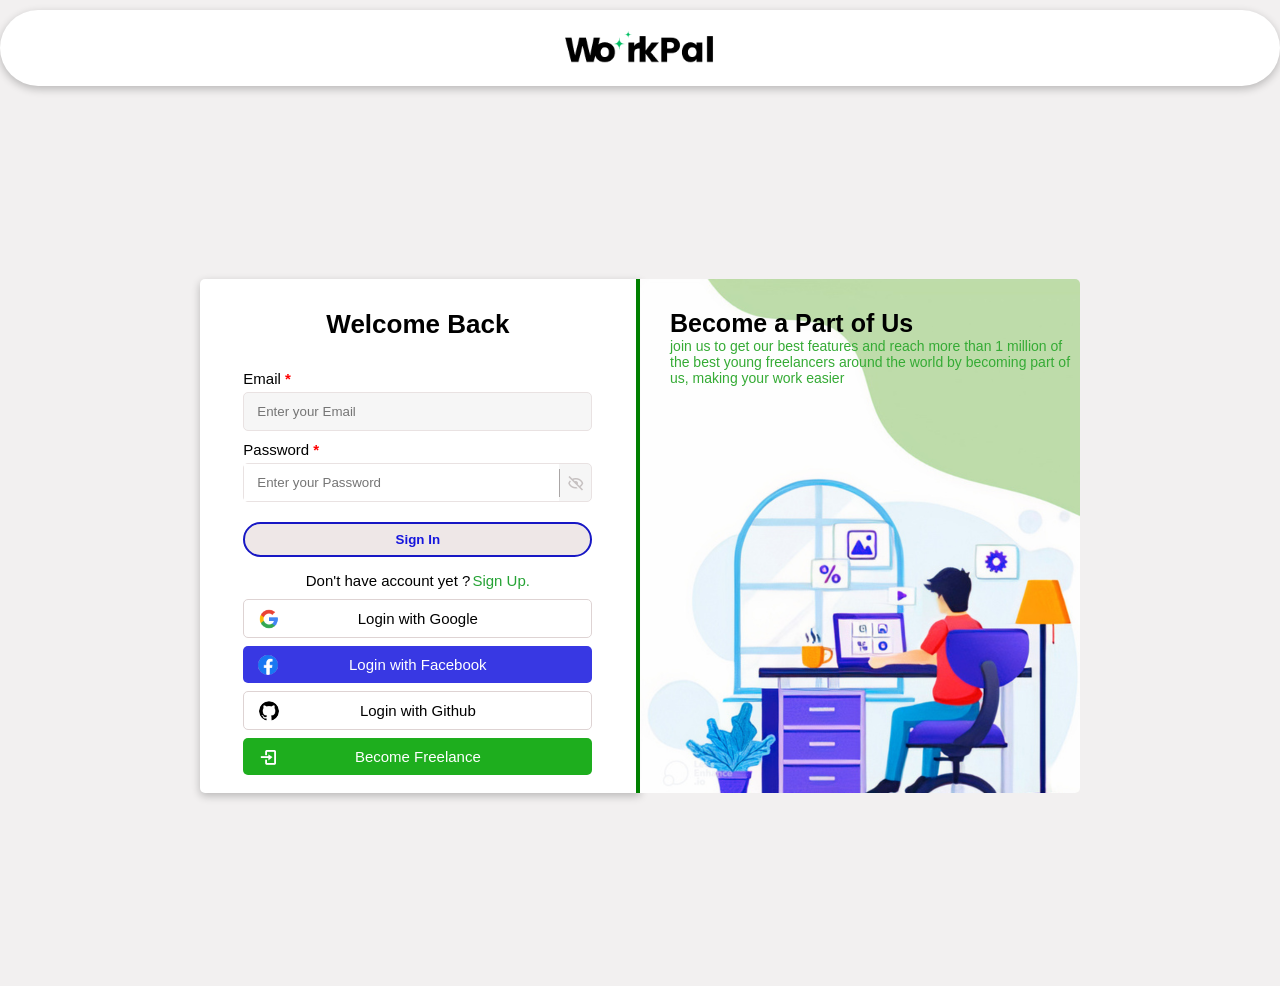
<file: page/login.html>
<!DOCTYPE html>
<html lang="en">

<head>
    <meta charset="UTF-8">
    <meta http-equiv="X-UA-Compatible" content="IE=edge">
    <meta name="description" content="Workpal is the web is provider to find freelance and held freelance">
    <meta name="viewport" content="width=device-width, initial-scale=1, maximum-scale=1, user-scalable=no">
    <link rel="apple-touch-icon" href="../resource/image/logo-img.png" sizes="180x180">
    <link rel="icon" type="image/png" href="../resource/image/logo-img.png" sizes="32x32">
    <link rel="icon" type="image/png" href="../resource/image/logo-img.png" sizes="16x16">
    <link rel="stylesheet" href="../style/login.css">
    <link rel="stylesheet" href="../plugins/boxicons-2.0.7/css/boxicons.css">

    <title>WorkPal | Sign Up</title>
</head>

<body>

    <div class="header-login">
        <a href="../index.html"><img src="../resource/image/main-logo.png" alt="WorkPal Logo"></a>
    </div>
    <div class="sign-container">
        <div class="sign-wrapper">

            <!-- Sign in Content -->
            <div class="sign-in">
                <div class="left-content" id="sign-in-l">
                    <h2 class="title-login">Welcome Back</h2>
                    <form action="#" class="form-login">
                        <div class="input-login">
                            <label for="email" class="label-login-input">Email <b>*</b></label>
                            <input type="email" name="email" id="email" placeholder="Enter your Email"
                                autocomplete="email" class="email" required>
                        </div>
                        <div class="input-login">
                            <label for="password" class="label-login-input">Password <b>*</b></label>
                            <div class="password">
                                <input type="password" name="password" id="password" placeholder="Enter your Password"
                                    autocomplete="current-password" required>
                                <i class='bx bx-hide eye-icon' id="eye-pass"></i>
                            </div>
                        </div>

                        <button class="btn-submit">Sign In</button>

                        <div class="link-form">
                            <span id="swipe-sign-in">Don't have account yet ? </span> <a href="#" id="swipe-sign-in">Sign Up.</a>
                        </div>


                        <div class="footer-login">
                            <button type="button" class="login-via-google">
                                <img src="../resource/image/login-rsc/google.png" alt="">
                                <span>Login with Google</span>
                            </button>
                            <button type="button" class="login-via-facebook">
                                <img src="../resource/image/login-rsc/facebook.png" alt="">
                                <span>Login with Facebook</span>
                            </button>
                            <button type="button" class="login-via-github">
                                <img src="../resource/image/login-rsc/github.png" alt="">
                                <span>Login with Github</span>
                            </button>
                            <button type="button" class="join-us">
                                <i class='bx bx-log-in'></i>
                                <a href="../freelance-page/become-freelance.html">Become Freelance</a>
                            </button>
                        </div>
                    </form>
                </div>

                <div class="right-content" id="sign-in-r">
                    <div class="right-wrapper">
                        <img src="../resource/image/login-rsc/bg-login.png" alt="" class="img-bg">
                        <span class="text-right">
                            <h4>Become a Part of Us</h4>
                            <p>join us to get our best features and reach more than 1 million of the best young
                                freelancers around the world by becoming part of us, making your work easier
                            </p>
                        </span>
                    </div>
                </div>
            </div>


            <!-- Sign Up Content -->

            <div class="sign-up">
                <div class="left-content" id="sign-up-l">
                    <h2 class="title-register">Connecting with Workpal <span>.</span></h2>
                    <form action="#" class="form-register">

                        <div class="input-register">
                            <label for="email1" class="label-register-input">Email <b>*</b></label>
                            <input type="email" name="email" id="email1" placeholder="Enter your Email"
                                autocomplete="email" class="email" required>
                        </div>
                        <div class="input-register">
                            <label for="password1" class="label-register-input">Password <b>*</b></label>
                            <div class="password">
                                <input type="password" name="password" id="password1" placeholder="Enter your Password"
                                    autocomplete="current-password" required>
                                <i class='bx bx-hide eye-icon' id="eye-pass"></i>
                            </div>
                        </div>

                        <div class="input-register">
                            <label for="rpass" class="label-register-input">Repeat Password <b>*</b></label>
                            <div class="password">
                                <input type="password" name="password" id="rpass" placeholder="Enter repeat Password"
                                    autocomplete="current-password" required>
                                <i class='bx bx-hide eye-icon' id="eye-rpass"></i>
                            </div>
                        </div>

                        <button class="btn-submit">Sign Up</button>

                        <div class="link-form">
                            <span id="swipe-sign-up">Allready have account ? </span> <a href="#" id="swipe-sign-up">Sign In.</a>
                        </div>


                        <div class="footer-register">
                            <button type="button" class="register-via-google">
                                <img src="../resource/image/login-rsc/google.png" alt="">
                                <span>Register with Google</span>
                            </button>
                            <button type="button" class="register-via-facebook">
                                <img src="../resource/image/login-rsc/facebook.png" alt="">
                                <span>Register with Facebook</span>
                            </button>
                            <button type="button" class="register-via-github">
                                <img src="../resource/image/login-rsc/github.png" alt="">
                                <span>Register with Github</span>
                            </button>
                            <button type="button" class="join-us">
                                <i class='bx bx-log-in'></i>
                                <a href="../freelance-page/become-freelance.html">Become Freelance</a>
                            </button>
                        </div>
                    </form>
                </div>
                <div class="right-content" id="sign-up-r">
                    <div class="right-wrapper">
                        <img src="../resource/image/login-rsc/bg-regis.png" alt="" class="img-bg">
                        <span class="text-right">
                            <h4>Become a Part of Us</h4>
                            <p>Join us to get our best features and reach more than 1 million of the best young
                                freelancers around the world by becoming part of us, making your work easier
                            </p>
                        </span>
                    </div>
                </div>
            </div>
        </div>
    </div>

    <script src="../plugins/jquery v3.6.0/jquery.js"></script>
    <script src="../plugins/smooth-scroll v15.1.3/dist/smooth-scroll.polyfills.js"></script>
    <script src="../plugins/Fancybox v3/source/jquery.fancybox.js"></script>
    <script src="../plugins/Fancybox v3/source/helpers/jquery.fancybox-buttons.js"></script>
    <script src="../script/script.js"></script>
</body>

</html>
</file>
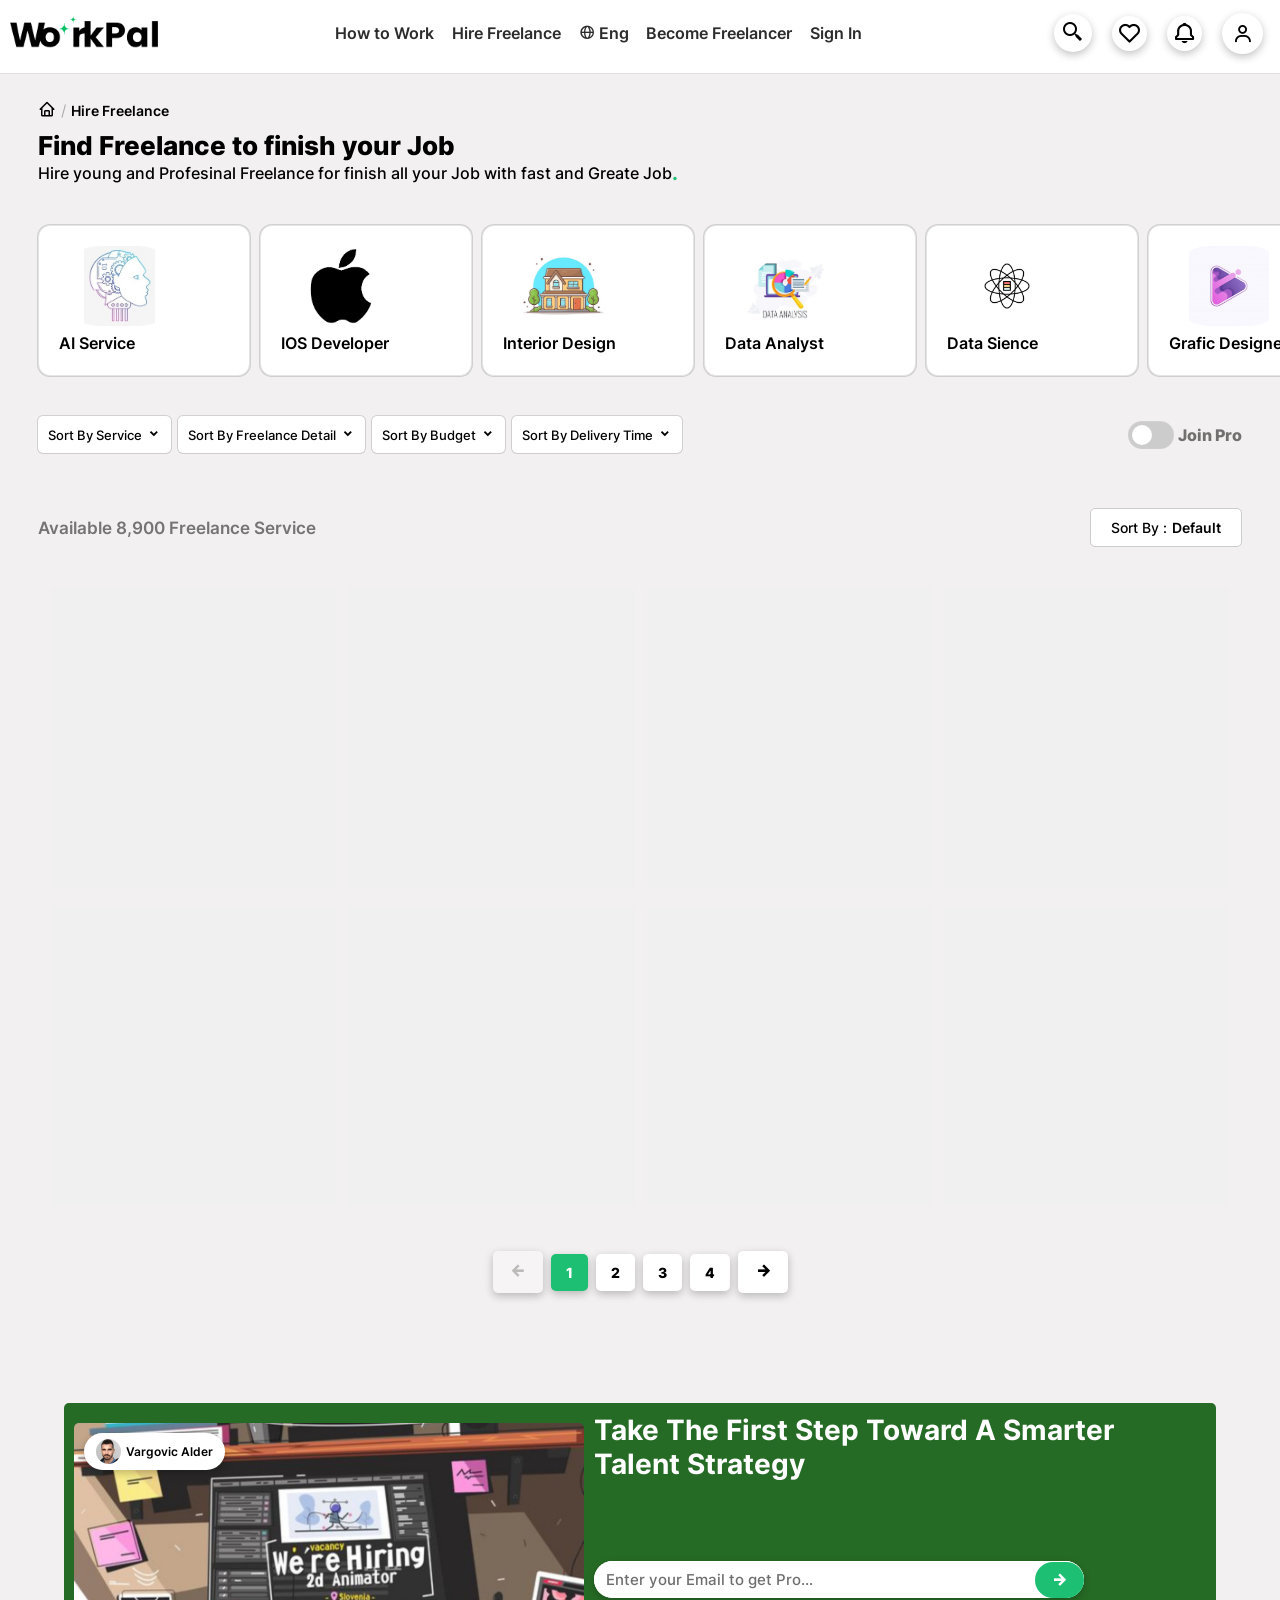
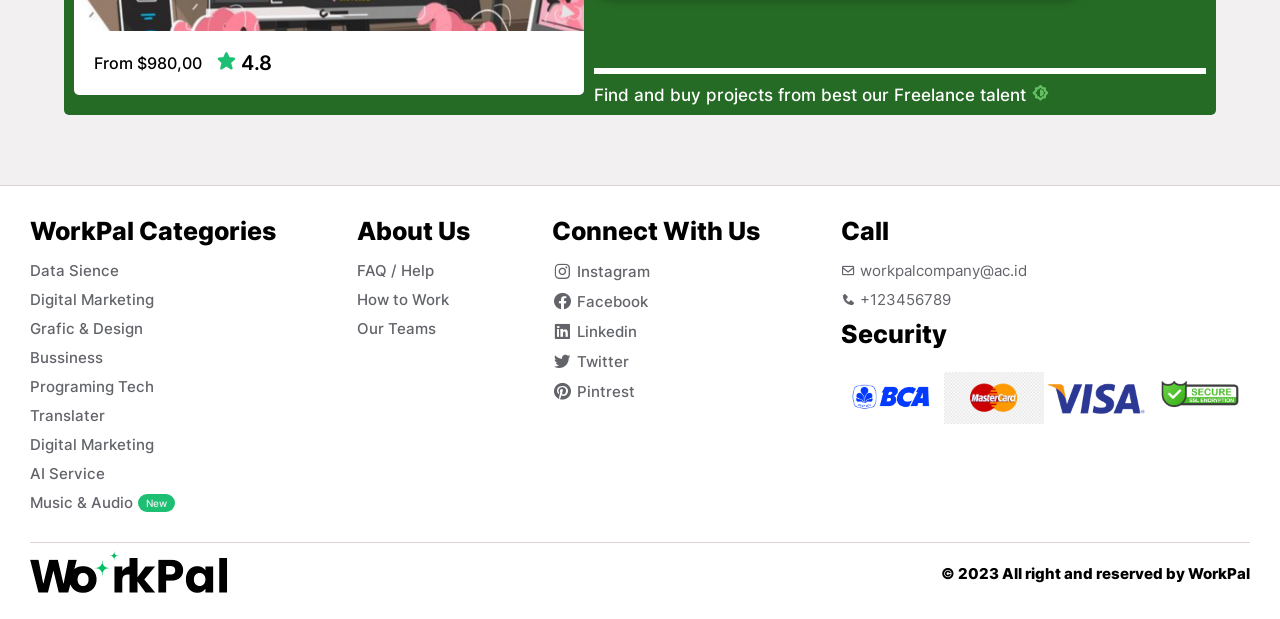
<file: page/service-page.html>
<!DOCTYPE html>
<html lang="en">

<head>
    <meta charset="UTF-8">
    <meta http-equiv="X-UA-Compatible" content="IE=edge">
    <meta name="description" content="Workpal is the web is provider to find freelance and held freelance">
    <meta name="viewport" content="width=device-width, initial-scale=1, maximum-scale=1, user-scalable=no">
    <link rel="apple-touch-icon" href="../resource/image/logo-img.png" sizes="180x180">
    <link rel="icon" type="image/png" href="../resource/image/logo-img.png" sizes="32x32">
    <link rel="icon" type="image/png" href="../resource/image/logo-img.png" sizes="16x16">
    <link rel="stylesheet" href="../style/core.css">
    <link rel="stylesheet" href="../style/mobile.css">
    <link rel="stylesheet" href="../plugins/boxicons-2.0.7/css/boxicons.css">
    <link rel="stylesheet" href="../style/modals.css">
    <title>WorkPal | Hire Freelance Service</title>
</head>

<body>
    <!-- Start Header -->

    <header class="main-header">
        <div class="header-wrapper">
            <div class="logo-workpal">
                <span class="logo-img">
                    <a href="../index.html">
                        <img src="../resource/image/main-logo.png" alt="Logo Image">
                    </a>
                </span>
            </div>




            <nav class="workpal-nav" id="navigation-link" data-visible="false">
                <ul>
                    <li class="nav-link">
                        <a href="about.html" class="text-link">How to Work</a>
                    </li>
                    <li class="nav-link">
                        <a href="service-page.html" class="text-link">Hire Freelance</a>
                    </li>

                    <li class="nav-link">
                        <span><i class='bx bx-globe'></i> Eng</span>
                    </li>

                    <li class="nav-link">
                        <a href="../freelance-page/become-freelance.html" class="text-link">Become Freelancer</a>
                    </li>

                    <li class="nav-link">
                        <a href="login.html" class="text-link">Sign In</a>
                    </li>
                </ul>

            </nav>

            <div class="icons" id="toogleIcons">

                <button class="toogle-search-btn modal-show" id="toogle-search" data-modal-target="modals-search">
                    <i class='bx bx-search-alt-2'></i>
                    <i class='bx bx-x' id="x-search"></i>
                </button>

                <div class="wishlist">
                    <a href="wishlist.html"><i class='bx bx-heart'></i></a>
                </div>

                <div class="cart" id="notification">
                    <i class='bx bx-bell'></i>
                </div>


                <div class="toogle-nav" id="toogle-nav" aria-expanded="false">
                    <i class='bx bxs-dashboard'></i>
                    <i class='bx bx-x sr-auto' id="sr-x"></i>
                </div>

                <div class="profile">
                    <a href="../profile/client.html"><i class='bx bx-user' ></i></a>
                </div>
            </div>
        </div>

        <div class="notification-show">
            <div class="notification-header">
                <div class="left">
                    <i class='bx bx-bell'></i>
                </div>
                <h5>Notitication (3)</h5>
                <div class="close" id="notif-close">
                    <i class='bx bx-x'></i>
                </div>
            </div>
            <div class="notification-body">
                <div class="notif-content">
                    <div class="left-notif">
                        <img src="../resource/image/bg-section/payment-success.jpg" alt="">
                        <div class="text-info">
                            <h4>Workpal Payment Success</h4>
                            <p>your payment form mr.Smith was done and now the work is being done</p>
                        </div>
                    </div>
                    <div class="right-notif">
                        <button class="btn-delete"><i class='bx bx-trash'></i></button>
                        <div class="time">
                            23 Agust 2023 , 17.00pm
                        </div>
                    </div>
                </div>

                <div class="notif-content">
                    <div class="left-notif">
                        <img src="../resource/image/bg-section/notif.jpg" alt="">
                        <div class="text-info">
                            <h4>Checkout your Wishlist</h4>
                            <p>hire your freelance to work your task and job</p>
                        </div>
                    </div>
                    <div class="right-notif">
                        <button class="btn-delete"><i class='bx bx-trash'></i></button>
                        <div class="time">
                            24 september 2023 , 1.00pm
                        </div>
                    </div>
                </div>

                <div class="notif-content">
                    <div class="left-notif">
                        <img src="../resource/image/bg-section/notif1 (2).jpg" alt="">
                        <div class="text-info">
                            <h4>Become a freelance ?</h4>
                            <p>Try to join us for easly have job and work and got client arround the country</p>
                        </div>
                    </div>
                    <div class="right-notif">
                        <button class="btn-delete"><i class='bx bx-trash'></i></button>
                        <div class="time">
                            30 october 2023 , 16.00pm
                        </div>
                    </div>
                </div>
            </div>
            <div class="footer-notif">
                <div class="setting">
                    <i class='bx bx-volume-full' id="footer-notif"></i>
                    <p id="sound-text">Sound</p>
                </div>
            </div>
        </div>

        <!-- Category Menu -->
        <div class="category-menu" id="categoryMenu">

            <div class="category-menu-wrapper">
                <div class="prev" id="prevNav">
                    <i class='bx bxs-chevron-left'></i>
                </div>
                <ul>
                    <li class="nav-link">
                        <a href="category/category.html">Digital Marketing</a>
                    </li>
                    <li class="nav-link">
                        <a href="category/category.html">Grafic & Design</a>
                    </li>
                    <li class="nav-link">
                        <a href="category/category.html">Data Sience</a>
                    </li>
                    <li class="nav-link">
                        <a href="category/category.html">Programing & Tech</a>
                    </li>
                    <li class="nav-link">
                        <a href="category/category.html">Business</a>
                    </li>
                    <li class="nav-link">
                        <a href="category/category.html">Animation</a>
                    </li>
                    <li class="nav-link">
                        <a href="category/category.html">Writer & Translater</a>
                    </li>
                    <li class="nav-link">
                        <a href="category/category.html">Music & Audio</a>
                    </li>
                    <li class="nav-link">
                        <a href="category/category.html">AI Service</a>
                    </li>
                    <li class="nav-link">
                        <a href="category/category.html">Artis Voice</a>
                    </li>
                    <li class="nav-link">
                        <a href="category/category.html">Logo Maker</a>
                    </li>

                </ul>

                <div class="next" id="nextNav">
                    <i class='bx bxs-chevron-right'></i>
                </div>
            </div>

        </div>
        <!-- End Category Menu -->
    </header>
    <!-- End Header -->


    <div class="hire-freelance">
        <div class="sub-link">
            <a href="../index.html"><i class='bx bx-home'></i></a>
            <span>/</span>
            <a href="service-page.html" class="link">Hire Freelance</a>
        </div>
        <div class="text-title">
            <h3>Find Freelance to finish your Job</h3>
            <span>Hire young and Profesinal Freelance for finish all your Job with fast and Greate Job <b>.</b></span>
        </div>
    </div>


    <!-- Category Recomended -->


    <div class="famos-category-wrapper">

        <a href="category/category.html" class="famos-category-content">
            <img src="../resource/image/category/AI rep.jpg" class="img-slide-category" alt="">
            <span>AI Service</span>
        </a>

        <a href="category/category.html" class="famos-category-content">
            <img src="../resource/image/category/apple.png" class="img-slide-category" alt="">
            <span>IOS Developer</span>
        </a>

        <a href="category/category.html" class="famos-category-content">
            <img src="../resource/image/category/asitektur.jpg" class="img-slide-category" alt="">
            <span>Interior Design</span>
        </a>


        <a href="category/category.html" class="famos-category-content">
            <img src="../resource/image/category/data-analis.jpg" class="img-slide-category" alt="">
            <span>Data Analyst</span>
        </a>

        <a href="category/category.html" class="famos-category-content">
            <img src="../resource/image/category/data-sience.jpg" class="img-slide-category" alt="">
            <span>Data Sience</span>
        </a>

        <a href="category/category.html" class="famos-category-content">
            <img src="../resource/image/category/grafic.jpg" class="img-slide-category" alt="">
            <span>Grafic Designer</span>
        </a>

        <a href="category/category.html" class="famos-category-content">
            <img src="../resource/image/category/SEO.jpg" class="img-slide-category" alt="">
            <span>SEO Marketing</span>
        </a>

        <a href="category/category.html" class="famos-category-content">
            <img src="../resource/image/category/video.jpg" class="img-slide-category" alt="">
            <span>Video Ads & Editing</span>
        </a>

        <a href="category/category.html" class="famos-category-content">
            <img src="../resource/image/category/animation.gif" class="img-slide-category" alt="">
            <span>Character Animation</span>
        </a>

        <a href="category/category.html" class="famos-category-content">
            <img src="../resource/image/category/bussines-consultan.jpg" class="img-slide-category" alt="">
            <span>Bussines Consultan</span>
        </a>

        <a href="category/category.html" class="famos-category-content">
            <img src="../resource/image/category/lengueage-translate.jpg" class="img-slide-category" alt="">
            <span>Translater lenguage</span>
        </a>

        <a href="category/category.html" class="famos-category-content">
            <img src="../resource/image/category/music.jpg" class="img-slide-category" alt="">
            <span>Audio & Music Editing</span>
        </a>

    </div>


    <div class="filter-wrapper">
        <div class="filter-content">
            <div class="left-content-filter">
                <button class="btn-filter-sort modal-show" data-modal-target="modals-filter">
                    <i class='bx bx-slider-alt'></i>
                    <span>Filter</span>
                </button>
                <button class="btn-filter" data-target="#serviceDropdown">
                    <span>Sort By Service</span>
                    <i class='bx bx-chevron-down'></i>
                </button>

                <form class="content-scroll" id="serviceDropdown">
                    <div class="title">Sort By service</div>
                    <div class="content-main">
                        <div class="service">
                            <div class="input-check">
                                <input type="checkbox" name="" id="datasience">
                                <label for="datasience">DataSience</label>
                            </div>
                            <div class="input-check">
                                <input type="checkbox" name="" id="graficdesign">
                                <label for="graficdesign">Grafic Design</label>
                            </div>
                            <div class="input-check">
                                <input type="checkbox" name="" id="vidio">
                                <label for="vidio">Vidio Editing</label>
                            </div>
                            <div class="input-check">
                                <input type="checkbox" name="" id="IOS">
                                <label for="IOS">IOS developer</label>
                            </div>
                            <div class="input-check">
                                <input type="checkbox" name="" id="seo">
                                <label for="seo">SEO eccommers</label>
                            </div>
                        </div>

                        <div class="content-block">

                            <hr>

                            <div class="service">
                                <h5>Service Overing</h5>
                                <div class="input-check">
                                    <input type="checkbox" name="" id="offer">
                                    <label for="offer">offer Subscription</label>
                                </div>
                            </div>
                            <hr>

                            <div class="service">
                                <h5>Service Includes</h5>
                                <div class="input-check">
                                    <input type="checkbox" name="" id="design">
                                    <label for="design">Design</label>
                                </div>

                                <div class="input-check">
                                    <input type="checkbox" name="" id="source">
                                    <label for="source">Source Code</label>
                                </div>
                                <div class="input-check">
                                    <input type="checkbox" name="" id="dataSience">
                                    <label for="dataSience">dataSience</label>
                                </div>

                                <div class="input-check">
                                    <input type="checkbox" name="" id="Education">
                                    <label for="Education">Education</label>
                                </div>
                                <div class="input-check">
                                    <input type="checkbox" name="" id="Backline">
                                    <label for="Backline">Backline Analitic</label>
                                </div>
                            </div>
                        </div>
                    </div>
                    <div class="footer">
                        <button type="reset" class="clear">Clear</button>
                        <button class="apply">Apply</button>
                    </div>
                </form>


                <button class="btn-filter" data-target="#freelanceDetail">
                    <span>Sort By Freelance Detail</span>
                    <i class='bx bx-chevron-down'></i>
                </button>

                <form class="content-scroll" id="freelanceDetail">
                    <div class="title">Sort By Freelance Detail</div>
                    <div class="content-main">
                        <div class="service">
                            <div class="input-check">
                                <input type="checkbox" name="" id="level1">
                                <label for="level1">Level 1</label>
                            </div>
                            <div class="input-check">
                                <input type="checkbox" name="" id="level new">
                                <label for="level new">Level New</label>
                            </div>
                            <div class="input-check">
                                <input type="checkbox" name="" id="levelpro">
                                <label for="levelpro">Level Pro</label>
                            </div>
                            <div class="input-check">
                                <input type="checkbox" name="" id="toprated">
                                <label for="toprated">Top Rated</label>
                            </div>
                        </div>

                        <div class="content-block">

                            <hr>

                            <div class="service">
                                <h5>Freelance availablity</h5>
                                <div class="input-check">
                                    <input type="checkbox" name="" id="online">
                                    <label for="online">Online Now</label>
                                </div>
                            </div>
                            <hr>

                            <div class="service">
                                <h5>Freelance Lenguage</h5>
                                <div class="input-check">
                                    <input type="checkbox" name="" id="indo">
                                    <label for="indo">Indonesian</label>
                                </div>

                                <div class="input-check">
                                    <input type="checkbox" name="" id="englsh">
                                    <label for="englsh">English</label>
                                </div>
                                <div class="input-check">
                                    <input type="checkbox" name="" id="rusia">
                                    <label for="rusia">Rusia</label>
                                </div>

                                <div class="input-check">
                                    <input type="checkbox" name="" id="Hindi">
                                    <label for="Hindi">Hindi</label>
                                </div>
                                <div class="input-check">
                                    <input type="checkbox" name="" id="Mandarin">
                                    <label for="Mandarin">Mandarin</label>
                                </div>
                            </div>

                            <hr>

                            <div class="service">
                                <h5>Freelance Lives</h5>
                                <div class="input-check">
                                    <input type="checkbox" name="" id="Indonesia">
                                    <label for="Indonesia">Indonesia</label>
                                </div>

                                <div class="input-check">
                                    <input type="checkbox" name="" id="ingris">
                                    <label for="ingris">Ingris</label>
                                </div>
                                <div class="input-check">
                                    <input type="checkbox" name="" id="rusian">
                                    <label for="rusian">Rusia</label>
                                </div>

                                <div class="input-check">
                                    <input type="checkbox" name="" id="India">
                                    <label for="India">India</label>
                                </div>
                                <div class="input-check">
                                    <input type="checkbox" name="" id="UnitedKingdom">
                                    <label for="UnitedKingdom">UnitedKingdom</label>
                                </div>
                            </div>

                        </div>
                    </div>
                    <div class="footer">
                        <button type="reset" class="clear">Clear</button>
                        <button class="apply">Apply</button>
                    </div>
                </form>


                <button class="btn-filter" data-target="#budget">
                    <span>Sort By Budget</span>
                    <i class='bx bx-chevron-down'></i>
                </button>
                <form class="content-scroll" id="budget">
                    <div class="title">Sort By Budget</div>
                    <div class="content-main">
                        <div class="service">
                            <div class="input-text">
                                <label for="low">Start</label>
                                <input type="text" placeholder="Lower Budget" name="" id="low">
                                <i class='bx bx-money'></i>
                            </div>
                            <div class="input-text">
                                <label for="max">Max</label>
                                <input type="text" placeholder="Max Budget" name="" id="max">
                                <i class='bx bx-money'></i>
                            </div>
                        </div>
                    </div>
                    <div class="footer">
                        <button type="reset" class="clear">Clear</button>
                        <button class="apply">Apply</button>
                    </div>
                </form>


                <button class="btn-filter" data-target="#deltime">
                    <span>Sort By Delivery Time</span>
                    <i class='bx bx-chevron-down'></i>
                </button>

                <form class="content-scroll" id="deltime">
                    <div class="title">Sort By Delivery Time</div>
                    <div class="content-main">
                        <div class="service">
                            <div class="input-check">
                                <input type="radio" name="deliverTm" id="ex">
                                <label for="ex">Express 24 Hours</label>

                            </div>
                            <div class="input-check">
                                <input type="radio" name="deliverTm" id="u2day">
                                <label for="u2day">up to 2 days</label>

                            </div>

                            <div class="input-check">
                                <input type="radio" name="deliverTm" id="u7day">
                                <label for="u7day">up to 7 days</label>

                            </div>

                            <div class="input-check">
                                <input type="radio" name="deliverTm" id="anny">
                                <label for="anny">Anytime Finish</label>
                            </div>
                        </div>
                    </div>
                    <div class="footer">
                        <button type="reset" class="clear">Clear</button>
                        <button class="apply">Apply</button>
                    </div>
                </form>

            </div>

            <div class="right-content-filter">
                <label class="toggle-switch">
                    <input type="checkbox" id="checked">
                    <span class="slider"></span>
                </label>
                <label for="checked" class="text">Join Pro</label>
            </div>
        </div>
    </div>

    <div class="wrapper-service-show">
        <div class="show">
            <span>available 8,900 freelance service</span>
        </div>
        <button class="filter-sort">
            <b> Sort By : <p class="selected-option">Default</p></b>
            <span class="sort-select" id="sortDropdown">
                <p data-value="Recomendations">Recomendations</p>
                <p data-value="Best of Sell">Best of Sell</p>
                <p data-value="Newest Service">Newest Service</p>
            </span>
        </button>
    </div>

    <div class="main-conteiner">



        <div class="product-wrapper" id="productWrapper">
            <div class="product-content">
                <div class="img-poster">
                    <div class="whistlist-icon">
                        <i class='bx bx-heart'></i>
                    </div>

                    <a href="details/detail-service.html"><img src="../resource/image/Workpal-freelanceImg/1.png"
                            alt="FrontEnd Freelance" class="slide-img"></a>

                </div>
                <div class="product-card">
                    <div class="title">
                        <span class="text-photo">
                            <img src="../resource/image/popular/man-icon.jpg" alt="">
                            <h4>Mr.Smith</h4>
                        </span>
                        <p class="level-top">top Level</p>
                    </div>
                    <a href="details/detail-service.html" class="text-box">
                        I will make a great Website for you with Javascript and React Framework , with full code.
                    </a>
                    <div class="footer-card">
                        <button type="button" class="btn-checkout"><i class='bx bx-cart'></i>Hire Now</button>
                        <span class="price">
                            <div class="rating">
                                5<i class='bx bxs-star'></i>
                            </div>
                            <p>From $.1,000</p>

                        </span>
                    </div>
                </div>
            </div>


            <div class="product-content">
                <div class="img-poster">
                    <div class="whistlist-icon">
                        <i class='bx bx-heart'></i>
                    </div>
                    <a href="details/detail-service.html"><img src="../resource/image/Workpal-freelanceImg/4.png"
                            alt="Website Freelance" class="slide-img"></a>
                </div>
                <div class="product-card">
                    <div class="title">
                        <span class="text-photo">
                            <img src="../resource/image/popular/women-icon.jpg" alt="">
                            <h4>Mrs.Darlia</h4>
                        </span>
                        <p class="level-new">New Level</p>
                    </div>
                    <a href="details/detail-service.html" class="text-box">
                        I can help you to to wrote 2000 words SEO article and blog for your post.
                    </a>
                    <div class="footer-card">
                        <button type="button" class="btn-checkout"><i class='bx bx-cart'></i>Hire Now</button>
                        <span class="price">
                            <div class="rating">
                                4.8<i class='bx bxs-star'></i>
                            </div>
                            <p>From $.800</p>

                        </span>
                    </div>
                </div>
            </div>


            <div class="product-content">
                <div class="img-poster">
                    <div class="whistlist-icon">
                        <i class='bx bx-heart'></i>
                    </div>
                    <a href="details/detail-service.html"><img src="../resource/image/Workpal-freelanceImg/2.png"
                            alt="FrontEnd Freelance" class="slide-img"></a>

                </div>
                <div class="product-card">
                    <div class="title">
                        <span class="text-photo">
                            <img src="../resource/image/popular/man-icon.jpg" alt="">
                            <h4>Jhon Carl</h4>
                        </span>
                        <p class="level-pro">Pro Level</p>
                    </div>
                    <a href="details/detail-service.html" class="text-box">
                        I will be your Social Media Marketing manager and personal assistant.
                    </a>
                    <div class="footer-card">
                        <button type="button" class="btn-checkout"><i class='bx bx-cart'></i> Hire Now</button>
                        <span class="price">
                            <div class="rating">
                                4.7<i class='bx bxs-star'></i>
                            </div>
                            <p>From $.500</p>

                        </span>
                    </div>
                </div>
            </div>


            <div class="product-content">
                <div class="img-poster">
                    <div class="whistlist-icon">
                        <i class='bx bx-heart'></i>
                    </div>
                    <a href="details/detail-service.html"><img src="../resource/image/Workpal-freelanceImg/3.png"
                            alt="FrontEnd Freelance" class="slide-img"></a>

                </div>
                <div class="product-card">
                    <div class="title">
                        <span class="text-photo">
                            <img src="../resource/image/popular/women-icon.jpg" alt="">
                            <h4>Jenifer Sam</h4>
                        </span>
                        <p class="level-new">New Level</p>
                    </div>
                    <a href="details/detail-service.html" class="text-box">
                        I can be your UI UX Design for your website and for your Application.
                    </a>
                    <div class="footer-card">
                        <button type="button" class="btn-checkout"><i class='bx bx-cart'></i> Hire Now</button>
                        <span class="price">
                            <div class="rating">
                                4.5<i class='bx bxs-star'></i>
                            </div>
                            <p>From $.310</p>

                        </span>
                    </div>
                </div>
            </div>



            <!-- Second Content product -->

            <div class="product-content">
                <div class="img-poster">
                    <div class="whistlist-icon">
                        <i class='bx bx-heart'></i>
                    </div>
                    <a href="details/detail-service.html"><img src="../resource/image/Workpal-freelanceImg/design/3.png"
                            alt="FrontEnd Freelance" class="slide-img"></a>

                </div>
                <div class="product-card">
                    <div class="title">
                        <span class="text-photo">
                            <img src="../resource/image/popular/man-icon.jpg" alt="">
                            <h4>Gusde</h4>
                        </span>
                        <p class="level-top">top Level</p>
                    </div>
                    <a href="details/detail-service.html" class="text-box">
                        I am a designer Logo , I can make custom logo for my customer and very special design
                    </a>
                    <div class="footer-card">
                        <button type="button" class="btn-checkout"><i class='bx bx-cart'></i>Hire Now</button>
                        <span class="price">
                            <div class="rating">
                                5<i class='bx bxs-star'></i>
                            </div>
                            <p>From $.1,000</p>

                        </span>
                    </div>
                </div>
            </div>


            <div class="product-content">
                <div class="img-poster">
                    <div class="whistlist-icon">
                        <i class='bx bx-heart'></i>
                    </div>
                    <a href="details/detail-service.html"><img src="../resource/image/Workpal-freelanceImg/design/4.png"
                            alt="Website Freelance" class="slide-img"></a>
                </div>
                <div class="product-card">
                    <div class="title">
                        <span class="text-photo">
                            <img src="../resource/image/popular/women-icon.jpg" alt="">
                            <h4>Juliana Rogi</h4>
                        </span>
                        <p class="level-new">New Level</p>
                    </div>
                    <a href="details/detail-service.html" class="text-box">
                        I will grow your LinkedIn , Instagram , Tik Tok and all your social media
                    </a>
                    <div class="footer-card">
                        <button type="button" class="btn-checkout"><i class='bx bx-cart'></i>Hire Now</button>
                        <span class="price">
                            <div class="rating">
                                4.8<i class='bx bxs-star'></i>
                            </div>
                            <p>From $.800</p>

                        </span>
                    </div>
                </div>
            </div>


            <div class="product-content">
                <div class="img-poster">
                    <div class="whistlist-icon">
                        <i class='bx bx-heart'></i>
                    </div>
                    <a href="details/detail-service.html"><img src="../resource/image/Workpal-freelanceImg/design/2.png"
                            alt="FrontEnd Freelance" class="slide-img"></a>

                </div>
                <div class="product-card">
                    <div class="title">
                        <span class="text-photo">
                            <img src="../resource/image/popular/man-icon.jpg" alt="">
                            <h4>I Made</h4>
                        </span>
                        <p class="level-new">Pro Level</p>
                    </div>
                    <a href="details/detail-service.html" class="text-box">
                        Im a profesional Translator , I can translate more than 5 languages in the world.
                    </a>
                    <div class="footer-card">
                        <button type="button" class="btn-checkout"><i class='bx bx-cart'></i> Hire Now</button>
                        <span class="price">
                            <div class="rating">
                                4.7<i class='bx bxs-star'></i>
                            </div>
                            <p>From $.500</p>

                        </span>
                    </div>
                </div>
            </div>


            <div class="product-content">
                <div class="img-poster">
                    <div class="whistlist-icon">
                        <i class='bx bx-heart'></i>
                    </div>
                    <a href="details/detail-service.html"><img src="../resource/image/Workpal-freelanceImg/design/1.png"
                            alt="FrontEnd Freelance" class="slide-img"></a>

                </div>
                <div class="product-card">
                    <div class="title">
                        <span class="text-photo">
                            <img src="../resource/image/popular/man-icon.jpg" alt="">
                            <h4>Rama Dev</h4>
                        </span>
                        <p class="level-pro">New Level</p>
                    </div>
                    <a href="details/detail-service.html" class="text-box">
                        call me AI service , I can improve your AI to be better, faster and smarter so Checkout Now.

                    </a>
                    <div class="footer-card">
                        <button type="button" class="btn-checkout"><i class='bx bx-cart'></i> Hire Now</button>
                        <span class="price">
                            <div class="rating">
                                4.5<i class='bx bxs-star'></i>
                            </div>
                            <p>From $.310</p>

                        </span>
                    </div>
                </div>
            </div>


            <!-- Second -->
            <div class="product-content">
                <div class="img-poster">
                    <div class="whistlist-icon">
                        <i class='bx bx-heart'></i>
                    </div>

                    <a href="details/detail-service.html"><img src="../resource/image/Workpal-freelanceImg/8.png"
                            alt="FrontEnd Freelance" class="slide-img"></a>

                </div>
                <div class="product-card">
                    <div class="title">
                        <span class="text-photo">
                            <img src="../resource/image/popular/man-icon.jpg" alt="">
                            <h4>Mr.Smith</h4>
                        </span>
                        <p class="level-top">top Level</p>
                    </div>
                    <a href="details/detail-service.html" class="text-box">
                        I will make a great Website for you with Javascript and React Framework , with full code.
                    </a>
                    <div class="footer-card">
                        <button type="button" class="btn-checkout"><i class='bx bx-cart'></i>Hire Now</button>
                        <span class="price">
                            <div class="rating">
                                5<i class='bx bxs-star'></i>
                            </div>
                            <p>From $.1,000</p>

                        </span>
                    </div>
                </div>
            </div>


            <div class="product-content">
                <div class="img-poster">
                    <div class="whistlist-icon">
                        <i class='bx bx-heart'></i>
                    </div>
                    <a href="details/detail-service.html"><img src="../resource/image/Workpal-freelanceImg/7.png"
                            alt="Website Freelance" class="slide-img"></a>
                </div>
                <div class="product-card">
                    <div class="title">
                        <span class="text-photo">
                            <img src="../resource/image/popular/women-icon.jpg" alt="">
                            <h4>Mrs.Darlia</h4>
                        </span>
                        <p class="level-new">New Level</p>
                    </div>
                    <a href="details/detail-service.html" class="text-box">
                        I can help you to to wrote 2000 words SEO article and blog for your post.
                    </a>
                    <div class="footer-card">
                        <button type="button" class="btn-checkout"><i class='bx bx-cart'></i>Hire Now</button>
                        <span class="price">
                            <div class="rating">
                                4.8<i class='bx bxs-star'></i>
                            </div>
                            <p>From $.800</p>

                        </span>
                    </div>
                </div>
            </div>


            <div class="product-content">
                <div class="img-poster">
                    <div class="whistlist-icon">
                        <i class='bx bx-heart'></i>
                    </div>
                    <a href="details/detail-service.html"><img src="../resource/image/Workpal-freelanceImg/6.png"
                            alt="FrontEnd Freelance" class="slide-img"></a>

                </div>
                <div class="product-card">
                    <div class="title">
                        <span class="text-photo">
                            <img src="../resource/image/popular/man-icon.jpg" alt="">
                            <h4>Jhon Carl</h4>
                        </span>
                        <p class="level-pro">Pro Level</p>
                    </div>
                    <a href="details/detail-service.html" class="text-box">
                        I will be your Social Media Marketing manager and personal assistant.
                    </a>
                    <div class="footer-card">
                        <button type="button" class="btn-checkout"><i class='bx bx-cart'></i> Hire Now</button>
                        <span class="price">
                            <div class="rating">
                                4.7<i class='bx bxs-star'></i>
                            </div>
                            <p>From $.500</p>

                        </span>
                    </div>
                </div>
            </div>


            <div class="product-content">
                <div class="img-poster">
                    <div class="whistlist-icon">
                        <i class='bx bx-heart'></i>
                    </div>
                    <a href="details/detail-service.html"><img src="../resource/image/Workpal-freelanceImg/5.png"
                            alt="FrontEnd Freelance" class="slide-img"></a>

                </div>
                <div class="product-card">
                    <div class="title">
                        <span class="text-photo">
                            <img src="../resource/image/popular/women-icon.jpg" alt="">
                            <h4>Jenifer Sam</h4>
                        </span>
                        <p class="level-new">New Level</p>
                    </div>
                    <a href="details/detail-service.html" class="text-box">
                        I can be your UI UX Design for your website and for your Application.
                    </a>
                    <div class="footer-card">
                        <button type="button" class="btn-checkout"><i class='bx bx-cart'></i> Hire Now</button>
                        <span class="price">
                            <div class="rating">
                                4.5<i class='bx bxs-star'></i>
                            </div>
                            <p>From $.310</p>

                        </span>
                    </div>
                </div>
            </div>



            <!-- Second Content product -->

            <div class="product-content">
                <div class="img-poster">
                    <div class="whistlist-icon">
                        <i class='bx bx-heart'></i>
                    </div>
                    <a href="details/detail-service.html"><img src="../resource/image/Workpal-freelanceImg/design/4.png"
                            alt="FrontEnd Freelance" class="slide-img"></a>

                </div>
                <div class="product-card">
                    <div class="title">
                        <span class="text-photo">
                            <img src="../resource/image/popular/man-icon.jpg" alt="">
                            <h4>Gusde</h4>
                        </span>
                        <p class="level-top">top Level</p>
                    </div>
                    <a href="details/detail-service.html" class="text-box">
                        I am a designer Logo , I can make custom logo for my customer and very special design
                    </a>
                    <div class="footer-card">
                        <button type="button" class="btn-checkout"><i class='bx bx-cart'></i>Hire Now</button>
                        <span class="price">
                            <div class="rating">
                                5<i class='bx bxs-star'></i>
                            </div>
                            <p>From $.1,000</p>

                        </span>
                    </div>
                </div>
            </div>


            <div class="product-content">
                <div class="img-poster">
                    <div class="whistlist-icon">
                        <i class='bx bx-heart'></i>
                    </div>
                    <a href="details/detail-service.html"><img src="../resource/image/Workpal-freelanceImg/design/3.png"
                            alt="Website Freelance" class="slide-img"></a>
                </div>
                <div class="product-card">
                    <div class="title">
                        <span class="text-photo">
                            <img src="../resource/image/popular/women-icon.jpg" alt="">
                            <h4>Juliana Rogi</h4>
                        </span>
                        <p class="level-new">New Level</p>
                    </div>
                    <a href="details/detail-service.html" class="text-box">
                        I will grow your LinkedIn , Instagram , Tik Tok and all your social media
                    </a>
                    <div class="footer-card">
                        <button type="button" class="btn-checkout"><i class='bx bx-cart'></i>Hire Now</button>
                        <span class="price">
                            <div class="rating">
                                4.8<i class='bx bxs-star'></i>
                            </div>
                            <p>From $.800</p>

                        </span>
                    </div>
                </div>
            </div>


            <div class="product-content">
                <div class="img-poster">
                    <div class="whistlist-icon">
                        <i class='bx bx-heart'></i>
                    </div>
                    <a href="details/detail-service.html"><img src="../resource/image/Workpal-freelanceImg/design/2.png"
                            alt="FrontEnd Freelance" class="slide-img"></a>

                </div>
                <div class="product-card">
                    <div class="title">
                        <span class="text-photo">
                            <img src="../resource/image/popular/man-icon.jpg" alt="">
                            <h4>I Made</h4>
                        </span>
                        <p class="level-new">Pro Level</p>
                    </div>
                    <a href="details/detail-service.html" class="text-box">
                        Im a profesional Translator , I can translate more than 5 languages in the world.
                    </a>
                    <div class="footer-card">
                        <button type="button" class="btn-checkout"><i class='bx bx-cart'></i> Hire Now</button>
                        <span class="price">
                            <div class="rating">
                                4.7<i class='bx bxs-star'></i>
                            </div>
                            <p>From $.500</p>

                        </span>
                    </div>
                </div>
            </div>


            <div class="product-content">
                <div class="img-poster">
                    <div class="whistlist-icon">
                        <i class='bx bx-heart'></i>
                    </div>
                    <a href="details/detail-service.html"><img src="../resource/image/Workpal-freelanceImg/design/1.png"
                            alt="FrontEnd Freelance" class="slide-img"></a>

                </div>
                <div class="product-card">
                    <div class="title">
                        <span class="text-photo">
                            <img src="../resource/image/popular/man-icon.jpg" alt="">
                            <h4>Rama Dev</h4>
                        </span>
                        <p class="level-pro">New Level</p>
                    </div>
                    <a href="details/detail-service.html" class="text-box">
                        call me AI service , I can improve your AI to be better, faster and smarter so Checkout Now.

                    </a>
                    <div class="footer-card">
                        <button type="button" class="btn-checkout"><i class='bx bx-cart'></i> Hire Now</button>
                        <span class="price">
                            <div class="rating">
                                4.5<i class='bx bxs-star'></i>
                            </div>
                            <p>From $.310</p>

                        </span>
                    </div>
                </div>
            </div>


            <!-- Third -->
            <div class="product-content">
                <div class="img-poster">
                    <div class="whistlist-icon">
                        <i class='bx bx-heart'></i>
                    </div>
                    <a href="details/detail-service.html"><img src="../resource/image/Workpal-freelanceImg/4.png"
                            alt="FrontEnd Freelance" class="slide-img"></a>

                </div>
                <div class="product-card">
                    <div class="title">
                        <span class="text-photo">
                            <img src="../resource/image/popular/man-icon.jpg" alt="">
                            <h4>Rama Dev</h4>
                        </span>
                        <p class="level-pro">New Level</p>
                    </div>
                    <a href="details/detail-service.html" class="text-box">
                        call me AI service , I can improve your AI to be better, faster and smarter so Checkout Now.

                    </a>
                    <div class="footer-card">
                        <button type="button" class="btn-checkout"><i class='bx bx-cart'></i> Hire Now</button>
                        <span class="price">
                            <div class="rating">
                                4.5<i class='bx bxs-star'></i>
                            </div>
                            <p>From $.310</p>

                        </span>
                    </div>
                </div>
            </div>

            <div class="product-content">
                <div class="img-poster">
                    <div class="whistlist-icon">
                        <i class='bx bx-heart'></i>
                    </div>
                    <a href="details/detail-service.html"><img src="../resource/image/Workpal-freelanceImg/15.png"
                            alt="FrontEnd Freelance" class="slide-img"></a>

                </div>
                <div class="product-card">
                    <div class="title">
                        <span class="text-photo">
                            <img src="../resource/image/popular/man-icon.jpg" alt="">
                            <h4>Rama Dev</h4>
                        </span>
                        <p class="level-pro">New Level</p>
                    </div>
                    <a href="details/detail-service.html" class="text-box">
                        call me AI service , I can improve your AI to be better, faster and smarter so Checkout Now.

                    </a>
                    <div class="footer-card">
                        <button type="button" class="btn-checkout"><i class='bx bx-cart'></i> Hire Now</button>
                        <span class="price">
                            <div class="rating">
                                4.5<i class='bx bxs-star'></i>
                            </div>
                            <p>From $.310</p>

                        </span>
                    </div>
                </div>
            </div>

            <div class="product-content">
                <div class="img-poster">
                    <div class="whistlist-icon">
                        <i class='bx bx-heart'></i>
                    </div>
                    <a href="details/detail-service.html"><img src="../resource/image/Workpal-freelanceImg/9.png"
                            alt="FrontEnd Freelance" class="slide-img"></a>

                </div>
                <div class="product-card">
                    <div class="title">
                        <span class="text-photo">
                            <img src="../resource/image/popular/women-icon.jpg" alt="">
                            <h4>Rama Dev</h4>
                        </span>
                        <p class="level-pro">New Level</p>
                    </div>
                    <a href="details/detail-service.html" class="text-box">
                        call me AI service , I can improve your AI to be better, faster and smarter so Checkout Now.

                    </a>
                    <div class="footer-card">
                        <button type="button" class="btn-checkout"><i class='bx bx-cart'></i> Hire Now</button>
                        <span class="price">
                            <div class="rating">
                                4.5<i class='bx bxs-star'></i>
                            </div>
                            <p>From $.310</p>

                        </span>
                    </div>
                </div>
            </div>
            <div class="product-content">
                <div class="img-poster">
                    <div class="whistlist-icon">
                        <i class='bx bx-heart'></i>
                    </div>
                    <a href="details/detail-service.html"><img src="../resource/image/Workpal-freelanceImg/10.png"
                            alt="FrontEnd Freelance" class="slide-img"></a>

                </div>
                <div class="product-card">
                    <div class="title">
                        <span class="text-photo">
                            <img src="../resource/image/popular/women-icon.jpg" alt="">
                            <h4>Rama Dev</h4>
                        </span>
                        <p class="level-pro">New Level</p>
                    </div>
                    <a href="details/detail-service.html" class="text-box">
                        call me AI service , I can improve your AI to be better, faster and smarter so Checkout Now.

                    </a>
                    <div class="footer-card">
                        <button type="button" class="btn-checkout"><i class='bx bx-cart'></i> Hire Now</button>
                        <span class="price">
                            <div class="rating">
                                4.5<i class='bx bxs-star'></i>
                            </div>
                            <p>From $.310</p>

                        </span>
                    </div>
                </div>
            </div>

            <div class="product-content">
                <div class="img-poster">
                    <div class="whistlist-icon">
                        <i class='bx bx-heart'></i>
                    </div>
                    <a href="details/detail-service.html"><img src="../resource/image/Workpal-freelanceImg/11.png"
                            alt="FrontEnd Freelance" class="slide-img"></a>

                </div>
                <div class="product-card">
                    <div class="title">
                        <span class="text-photo">
                            <img src="../resource/image/popular/man-icon.jpg" alt="">
                            <h4>Rama Dev</h4>
                        </span>
                        <p class="level-pro">New Level</p>
                    </div>
                    <a href="details/detail-service.html" class="text-box">
                        call me AI service , I can improve your AI to be better, faster and smarter so Checkout Now.

                    </a>
                    <div class="footer-card">
                        <button type="button" class="btn-checkout"><i class='bx bx-cart'></i> Hire Now</button>
                        <span class="price">
                            <div class="rating">
                                4.5<i class='bx bxs-star'></i>
                            </div>
                            <p>From $.310</p>

                        </span>
                    </div>
                </div>
            </div>


            <div class="product-content">
                <div class="img-poster">
                    <div class="whistlist-icon">
                        <i class='bx bx-heart'></i>
                    </div>
                    <a href="details/detail-service.html"><img src="../resource/image/Workpal-freelanceImg/12.png"
                            alt="FrontEnd Freelance" class="slide-img"></a>

                </div>
                <div class="product-card">
                    <div class="title">
                        <span class="text-photo">
                            <img src="../resource/image/popular/women-icon.jpg" alt="">
                            <h4>Rama Dev</h4>
                        </span>
                        <p class="level-pro">New Level</p>
                    </div>
                    <a href="details/detail-service.html" class="text-box">
                        call me AI service , I can improve your AI to be better, faster and smarter so Checkout Now.

                    </a>
                    <div class="footer-card">
                        <button type="button" class="btn-checkout"><i class='bx bx-cart'></i> Hire Now</button>
                        <span class="price">
                            <div class="rating">
                                4.5<i class='bx bxs-star'></i>
                            </div>
                            <p>From $.310</p>

                        </span>
                    </div>
                </div>
            </div>


            <div class="product-content">
                <div class="img-poster">
                    <div class="whistlist-icon">
                        <i class='bx bx-heart'></i>
                    </div>
                    <a href="details/detail-service.html"><img src="../resource/image/Workpal-freelanceImg/13.png"
                            alt="FrontEnd Freelance" class="slide-img"></a>

                </div>
                <div class="product-card">
                    <div class="title">
                        <span class="text-photo">
                            <img src="../resource/image/popular/man-icon.jpg" alt="">
                            <h4>Rama Dev</h4>
                        </span>
                        <p class="level-pro">New Level</p>
                    </div>
                    <a href="details/detail-service.html" class="text-box">
                        call me AI service , I can improve your AI to be better, faster and smarter so Checkout Now.

                    </a>
                    <div class="footer-card">
                        <button type="button" class="btn-checkout"><i class='bx bx-cart'></i> Hire Now</button>
                        <span class="price">
                            <div class="rating">
                                4.5<i class='bx bxs-star'></i>
                            </div>
                            <p>From $.310</p>

                        </span>
                    </div>
                </div>
            </div>

            <div class="product-content">
                <div class="img-poster">
                    <div class="whistlist-icon">
                        <i class='bx bx-heart'></i>
                    </div>
                    <a href="details/detail-service.html"><img src="../resource/image/Workpal-freelanceImg/14.png"
                            alt="FrontEnd Freelance" class="slide-img"></a>

                </div>
                <div class="product-card">
                    <div class="title">
                        <span class="text-photo">
                            <img src="../resource/image/popular/women-icon.jpg" alt="">
                            <h4>Mickel Dev</h4>
                        </span>
                        <p class="level-pro">New Level</p>
                    </div>
                    <a href="details/detail-service.html" class="text-box">
                        call me AI service , I can improve your AI to be better, faster and smarter so Checkout Now.

                    </a>
                    <div class="footer-card">
                        <button type="button" class="btn-checkout"><i class='bx bx-cart'></i> Hire Now</button>
                        <span class="price">
                            <div class="rating">
                                4.5<i class='bx bxs-star'></i>
                            </div>
                            <p>From $.310</p>

                        </span>
                    </div>
                </div>
            </div>




            <!-- Fourth -->
            <div class="product-content">
                <div class="img-poster">
                    <div class="whistlist-icon">
                        <i class='bx bx-heart'></i>
                    </div>
                    <a href="details/detail-service.html"><img src="../resource/image/Workpal-freelanceImg/10.png"
                            alt="FrontEnd Freelance" class="slide-img"></a>

                </div>
                <div class="product-card">
                    <div class="title">
                        <span class="text-photo">
                            <img src="../resource/image/popular/man-icon.jpg" alt="">
                            <h4>Rama Dev</h4>
                        </span>
                        <p class="level-pro">New Level</p>
                    </div>
                    <a href="details/detail-service.html" class="text-box">
                        call me AI service , I can improve your AI to be better, faster and smarter so Checkout Now.

                    </a>
                    <div class="footer-card">
                        <button type="button" class="btn-checkout"><i class='bx bx-cart'></i> Hire Now</button>
                        <span class="price">
                            <div class="rating">
                                4.5<i class='bx bxs-star'></i>
                            </div>
                            <p>From $.310</p>

                        </span>
                    </div>
                </div>
            </div>

            <div class="product-content">
                <div class="img-poster">
                    <div class="whistlist-icon">
                        <i class='bx bx-heart'></i>
                    </div>
                    <a href="details/detail-service.html"><img src="../resource/image/Workpal-freelanceImg/20.png"
                            alt="FrontEnd Freelance" class="slide-img"></a>

                </div>
                <div class="product-card">
                    <div class="title">
                        <span class="text-photo">
                            <img src="../resource/image/popular/man-icon.jpg" alt="">
                            <h4>Rama Dev</h4>
                        </span>
                        <p class="level-pro">New Level</p>
                    </div>
                    <a href="details/detail-service.html" class="text-box">
                        call me AI service , I can improve your AI to be better, faster and smarter so Checkout Now.

                    </a>
                    <div class="footer-card">
                        <button type="button" class="btn-checkout"><i class='bx bx-cart'></i> Hire Now</button>
                        <span class="price">
                            <div class="rating">
                                4.5<i class='bx bxs-star'></i>
                            </div>
                            <p>From $.310</p>

                        </span>
                    </div>
                </div>
            </div>

            <div class="product-content">
                <div class="img-poster">
                    <div class="whistlist-icon">
                        <i class='bx bx-heart'></i>
                    </div>
                    <a href="details/detail-service.html"><img src="../resource/image/Workpal-freelanceImg/15.png"
                            alt="FrontEnd Freelance" class="slide-img"></a>

                </div>
                <div class="product-card">
                    <div class="title">
                        <span class="text-photo">
                            <img src="../resource/image/popular/women-icon.jpg" alt="">
                            <h4>Rama Dev</h4>
                        </span>
                        <p class="level-pro">New Level</p>
                    </div>
                    <a href="details/detail-service.html" class="text-box">
                        call me AI service , I can improve your AI to be better, faster and smarter so Checkout Now.

                    </a>
                    <div class="footer-card">
                        <button type="button" class="btn-checkout"><i class='bx bx-cart'></i> Hire Now</button>
                        <span class="price">
                            <div class="rating">
                                4.5<i class='bx bxs-star'></i>
                            </div>
                            <p>From $.310</p>

                        </span>
                    </div>
                </div>
            </div>
            <div class="product-content">
                <div class="img-poster">
                    <div class="whistlist-icon">
                        <i class='bx bx-heart'></i>
                    </div>
                    <a href="details/detail-service.html"><img src="../resource/image/Workpal-freelanceImg/19.png"
                            alt="FrontEnd Freelance" class="slide-img"></a>

                </div>
                <div class="product-card">
                    <div class="title">
                        <span class="text-photo">
                            <img src="../resource/image/popular/women-icon.jpg" alt="">
                            <h4>Rama Dev</h4>
                        </span>
                        <p class="level-pro">New Level</p>
                    </div>
                    <a href="details/detail-service.html" class="text-box">
                        call me AI service , I can improve your AI to be better, faster and smarter so Checkout Now.

                    </a>
                    <div class="footer-card">
                        <button type="button" class="btn-checkout"><i class='bx bx-cart'></i> Hire Now</button>
                        <span class="price">
                            <div class="rating">
                                4.5<i class='bx bxs-star'></i>
                            </div>
                            <p>From $.310</p>

                        </span>
                    </div>
                </div>
            </div>

            <div class="product-content">
                <div class="img-poster">
                    <div class="whistlist-icon">
                        <i class='bx bx-heart'></i>
                    </div>
                    <a href="details/detail-service.html"><img src="../resource/image/Workpal-freelanceImg/18.png"
                            alt="FrontEnd Freelance" class="slide-img"></a>

                </div>
                <div class="product-card">
                    <div class="title">
                        <span class="text-photo">
                            <img src="../resource/image/popular/man-icon.jpg" alt="">
                            <h4>Rama Dev</h4>
                        </span>
                        <p class="level-pro">New Level</p>
                    </div>
                    <a href="details/detail-service.html" class="text-box">
                        call me AI service , I can improve your AI to be better, faster and smarter so Checkout Now.

                    </a>
                    <div class="footer-card">
                        <button type="button" class="btn-checkout"><i class='bx bx-cart'></i> Hire Now</button>
                        <span class="price">
                            <div class="rating">
                                4.5<i class='bx bxs-star'></i>
                            </div>
                            <p>From $.310</p>

                        </span>
                    </div>
                </div>
            </div>


            <div class="product-content">
                <div class="img-poster">
                    <div class="whistlist-icon">
                        <i class='bx bx-heart'></i>
                    </div>
                    <a href="details/detail-service.html"><img src="../resource/image/Workpal-freelanceImg/17.png"
                            alt="FrontEnd Freelance" class="slide-img"></a>

                </div>
                <div class="product-card">
                    <div class="title">
                        <span class="text-photo">
                            <img src="../resource/image/popular/women-icon.jpg" alt="">
                            <h4>Rama Dev</h4>
                        </span>
                        <p class="level-pro">New Level</p>
                    </div>
                    <a href="details/detail-service.html" class="text-box">
                        call me AI service , I can improve your AI to be better, faster and smarter so Checkout Now.

                    </a>
                    <div class="footer-card">
                        <button type="button" class="btn-checkout"><i class='bx bx-cart'></i> Hire Now</button>
                        <span class="price">
                            <div class="rating">
                                4.5<i class='bx bxs-star'></i>
                            </div>
                            <p>From $.310</p>

                        </span>
                    </div>
                </div>
            </div>


            <div class="product-content">
                <div class="img-poster">
                    <div class="whistlist-icon">
                        <i class='bx bx-heart'></i>
                    </div>
                    <a href="details/detail-service.html"><img src="../resource/image/Workpal-freelanceImg/6.png"
                            alt="FrontEnd Freelance" class="slide-img"></a>

                </div>
                <div class="product-card">
                    <div class="title">
                        <span class="text-photo">
                            <img src="../resource/image/popular/man-icon.jpg" alt="">
                            <h4>Rama Dev</h4>
                        </span>
                        <p class="level-pro">New Level</p>
                    </div>
                    <a href="details/detail-service.html" class="text-box">
                        call me AI service , I can improve your AI to be better, faster and smarter so Checkout Now.

                    </a>
                    <div class="footer-card">
                        <button type="button" class="btn-checkout"><i class='bx bx-cart'></i> Hire Now</button>
                        <span class="price">
                            <div class="rating">
                                4.5<i class='bx bxs-star'></i>
                            </div>
                            <p>From $.310</p>

                        </span>
                    </div>
                </div>
            </div>

            <div class="product-content">
                <div class="img-poster">
                    <div class="whistlist-icon">
                        <i class='bx bx-heart'></i>
                    </div>
                    <a href="details/detail-service.html"><img src="../resource/image/Workpal-freelanceImg/8.png"
                            alt="FrontEnd Freelance" class="slide-img"></a>

                </div>
                <div class="product-card">
                    <div class="title">
                        <span class="text-photo">
                            <img src="../resource/image/popular/women-icon.jpg" alt="">
                            <h4>Mickel Dev</h4>
                        </span>
                        <p class="level-pro">New Level</p>
                    </div>
                    <a href="details/detail-service.html" class="text-box">
                        call me AI service , I can improve your AI to be better, faster and smarter so Checkout Now.

                    </a>
                    <div class="footer-card">
                        <button type="button" class="btn-checkout"><i class='bx bx-cart'></i> Hire Now</button>
                        <span class="price">
                            <div class="rating">
                                4.5<i class='bx bxs-star'></i>
                            </div>
                            <p>From $.310</p>

                        </span>
                    </div>
                </div>
            </div>

        </div>

        <div class="pagination" id="pagination"></div>

    </div>

    <div class="wrapper-content">

        <div class="subscribe-wrapper">
            <div class="subscribe-content-img">
                <div class="top-text">
                    <img src="../resource/image/popular/icon.png" alt="">
                    <span>Vargovic Alder</span>
                </div>
                <img src="../resource/image/bg-section/subscribe-pro.png" class="img" alt="">
                <div class="text-btm">
                    <span>From $980,00</span>
                    <p><i class='bx bxs-star'></i> 4.8</p>
                </div>
            </div>

            <div class="subscribe-content-form">
                <h4>Take the first step toward a smarter talent strategy</h4>
                <form action="">
                    <div class="form-subscribe">
                        <input type="text" placeholder="Enter your Email to get Pro..." name="gopro">
                        <button class="btn-subs-pro"><i class='bx bx-right-arrow-alt'></i></button>
                    </div>
                </form>
                <hr>
                <span>Find and buy projects from best our Freelance talent <i class='bx bx-brightness-half'></i></span>
            </div>
        </div>

    </div>



    <p id="to-top" class="to-top">
        <a href="#top" class="top-link"><i class='bx bx-arrow-to-top'></i></a>
    </p>



    <div class="section-footer">
        <div class="footer-wrapper">
            <div class="footer-content">
                <div class="quick-link">
                    <h4>WorkPal Categories</h4>
                    <li class="footer-link">
                        <a href="">Data Sience</a>
                        <a href="">Digital Marketing</a>
                        <a href="">Grafic & Design</a>
                        <a href="">Bussiness</a>
                        <a href="">Programing Tech</a>
                        <a href="">Translater</a>
                        <a href="">Digital Marketing</a>
                        <a href="">AI Service</a>
                        <a href="">Music & Audio <p class="btn-small-rounded">New</p> </a>
                    </li>
                </div>

                <div class="quick-link">
                    <h4>About Us</h4>
                    <li class="footer-link">
                        <a href="">FAQ / Help</a>
                        <a href=""> How to Work</a>
                        <a href="">Our Teams</a>
                    </li>
                </div>


                <div class="quick-link">
                    <h4>Connect with Us</h4>
                    <li class="footer-link">
                        <a href="" class="social-link"><i class='bx bxl-instagram instagram'></i> Instagram</a>
                        <a href="" class="social-link"> <i class='bx bxl-facebook-circle facebook'></i> Facebook</a>
                        <a href="" class="social-link"><i class='bx bxl-linkedin-square linkedin'></i> Linkedin</a>
                        <a href="" class="social-link"><i class='bx bxl-twitter twitter'></i> Twitter</a>
                        <a href="" class="social-link"><i class='bx bxl-pinterest pintrest'></i> Pintrest</a>
                    </li>
                </div>

                <div class="quick-link">
                    <div class="top-content">
                        <h4>Call</h4>
                        <a href=""><i class='bx bx-envelope'></i> workpalcompany@ac.id</a>
                        <a href=""><i class='bx bxs-phone'></i> +123456789</a>
                    </div>

                    <div class="bottom-content">
                        <h4>Security</h4>
                        <img src="../resource/image/security/BCA.webp" alt="" class="security">
                        <img src="../resource/image/security/master-card.png" alt="" class="security">
                        <img src="../resource/image/security/visa.png" alt="" class="security">
                        <img src="../resource/image/security/ssl.jpg" alt="" class="security">

                    </div>
                </div>
            </div>

            <div class="bottom-footer">
                <a href="../index.html"><img src="../resource/image/main-logo.png" alt="" class="logo"></a>
                <p>&copy; 2023 All right and reserved by WorkPal</p>
            </div>
        </div>
    </div>



    <!-- Modals -->

    <section class="modal-container" id="modals-search">
        <div class="modal-box">
            <div class="modal-header">
                <div class="close-btn" id="close-modal">
                    <i class='bx bx-x'></i>
                </div>
            </div>

            <div class="modal-content">
                <div class="search-container">
                    <form action="#" method="#" class="search-form">
                        <input type="search" name="search" id="search"
                            placeholder="What Freelance service are you looking for now..." autocomplete="off"
                            class="search-input">
                        <button class="search-btn"><i class='bx bx-search'></i></button>
                    </form>

                    <div class="result-search-box">
                        <ul>
                            <li class="content-result-search">
                                Freelancer Web Design <div class="btn-popular">Popular</div>
                            </li>
                            <li class="content-result-search">
                                Best Freelancer for Logo Maker
                            </li>
                            <li class="content-result-search">
                                Cheaper Freelance
                            </li>
                            <li class="content-result-search">
                                Freelancer with best Rating
                            </li>
                            <li class="content-result-search">
                                SEO for Website Enggine
                            </li>
                            <li class="content-result-search">
                                How to fix Ai bugs <div class="btn-popular">Popular</div>
                            </li>
                        </ul>
                    </div>

                    <p class="not-found">Result Not Found</p>

                    <div class="history-search">
                        <div class="history">
                            <i class='bx bx-x'></i>
                            <p> Ai Maker with Python</p>
                        </div>
                        <div class="history">
                            <i class='bx bx-x'></i>
                            <p>Profesional Photografer</p>
                        </div>

                        <div class="history">
                            <i class='bx bx-x'></i>
                            <p>Developer Eccommers Apps</p>
                        </div>
                    </div>

                </div>
            </div>
        </div>
    </section>

    <section class="modal-container" id="modals-filter">
        <form class="modal-box">
            <div class="modal-header">
                <div class="title">
                    Service Filter <b> .</b>
                </div>
                <div class="close-btn" id="close-modal">
                    <i class='bx bx-x'></i>
                </div>
            </div>

            <div class="modal-content">
                <div class="filter-conteiner">
                    <div class="filter-content">
                        <div class="title">
                            <h4>Service Option</h4>
                            <i class='bx bxs-chevron-up'></i>
                        </div>
                        <div class="input-checked" id="input-checked">
                            <input type="checkbox" name="" id="educ">
                            <label for="educ">Education</label>
                        </div>

                        <div class="input-checked" id="input-checked">
                            <input type="checkbox" name="" id="Programing">
                            <label for="Programing">IT Programing</label>
                        </div>

                        <div class="input-checked" id="input-checked">
                            <input type="checkbox" name="" id="Data Sience">
                            <label for="Data Sience">Data Sience</label>
                        </div>

                    </div>
                    <div class="filter-content">
                        <div class="title">
                            <h4>Freelance Lives</h4>
                            <i class='bx bxs-chevron-up'></i>
                        </div>
                        <div class="input-checked" id="input-checked">
                            <input type="checkbox" name="" id="indonesia">
                            <label for="indonesia">indonesia</label>
                        </div>

                        <div class="input-checked" id="input-checked">
                            <input type="checkbox" name="" id="India">
                            <label for="India">India</label>
                        </div>

                        <div class="input-checked" id="input-checked">
                            <input type="checkbox" name="" id="United State">
                            <label for="United State">United State</label>
                        </div>

                        <div class="input-checked" id="input-checked">
                            <input type="checkbox" name="" id="Australia">
                            <label for="Australia">Australia</label>
                        </div>
                        <div class="input-checked" id="input-checked">
                            <input type="checkbox" name="" id="Rusia">
                            <label for="Rusia">Rusia</label>
                        </div>

                        <div class="input-checked" id="input-checked">
                            <input type="checkbox" name="" id="China">
                            <label for="China">China</label>
                        </div>
                    </div>
                    <div class="filter-content">
                        <div class="title">
                            <h4>Freelance Lenguage</h4>
                            <i class='bx bxs-chevron-up'></i>
                        </div>
                        <div class="input-checked" id="input-checked">
                            <input type="checkbox" name="" id="Indonesian">
                            <label for="Indonesian">Indonesian</label>
                        </div>

                        <div class="input-checked" id="input-checked">
                            <input type="checkbox" name="" id="hiin">
                            <label for="hiin">Hindi</label>
                        </div>

                        <div class="input-checked" id="input-checked">
                            <input type="checkbox" name="" id="American">
                            <label for="American">American</label>
                        </div>

                        <div class="input-checked" id="input-checked">
                            <input type="checkbox" name="" id="English">
                            <label for="English">English</label>
                        </div>
                        <div class="input-checked" id="input-checked">
                            <input type="checkbox" name="" id="Rusian">
                            <label for="Rusian">Rusian</label>
                        </div>

                        <div class="input-checked" id="input-checked">
                            <input type="checkbox" name="" id="Mandarin">
                            <label for="Mandarin">Mandarin</label>
                        </div>
                    </div>
                    <div class="filter-content">
                        <div class="title">
                            <h4>Budget</h4>
                            <i class='bx bxs-chevron-up'></i>
                        </div>
                        <p class="budget-info" id="input-checked">Our medium price now is on $450 , you can use the
                            minumum from that price
                        </p>
                        <div class="input-group" id="input-checked">
                            <div class="input-text">
                                <label for="min">Minimum Price</label>

                                <input type="text" name="" placeholder="999" id="min">

                            </div>
                            <div class="input-text">
                                <label for="max">Maximum Price</label>

                                <input type="text" placeholder="9999" name="" id="max">

                            </div>
                        </div>
                    </div>

                    <div class="filter-content">
                        <div class="title">
                            <h4>Delivery Time</h4>
                            <i class='bx bxs-chevron-up'></i>
                        </div>
                        <div class="input-checked" id="input-checked">
                            <input type="checkbox" name="" id="Express 24 Hours">
                            <label for="Express 24 Hours">Express 24 Hours</label>
                        </div>

                        <div class="input-checked" id="input-checked">
                            <input type="checkbox" name="" id="2 days">
                            <label for="2 days">Up to 2 days</label>
                        </div>

                        <div class="input-checked" id="input-checked">
                            <input type="checkbox" name="" id="7 days">
                            <label for="7 days">Up to 7 days</label>
                        </div>
                        <div class="input-checked" id="input-checked">
                            <input type="checkbox" name="" id="Any Time">
                            <label for="Any Time">Any Time</label>
                        </div>
                    </div>

                    <div class="filter-content">
                        <div class="title">
                            <h4>Rating Freelance</h4>
                            <i class='bx bxs-chevron-up'></i>
                        </div>
                        <div class="input-checked" id="input-checked">
                            <input type="checkbox" name="" id="3rating">
                            <label for="3rating">3+</label>
                        </div>

                        <div class="input-checked" id="input-checked">
                            <input type="checkbox" name="" id="3.5rating">
                            <label for="3.5rating">3.5+</label>
                        </div>

                        <div class="input-checked" id="input-checked">
                            <input type="checkbox" name="" id="4raitng">
                            <label for="4raitng">4+</label>
                        </div>
                        <div class="input-checked" id="input-checked">
                            <input type="checkbox" name="" id="4.5+">
                            <label for="4.5+">4.5+</label>
                        </div>
                    </div>
                </div>
            </div>
            <div class="modal-footer">
                <div class="btn-group">
                    <button type="reset" class="btn-reset">Clear</button>
                    <button type="submit" class="btn-apply">Apply</button>
                </div>
            </div>
        </form>
    </section>




    <!-- End WishList Section -->
    <script src="../plugins/jquery v3.6.0/jquery.js"></script>
    <script src="../plugins/smooth-scroll v15.1.3/dist/smooth-scroll.polyfills.js"></script>
    <script src="../plugins/Fancybox v3/source/jquery.fancybox.js"></script>
    <script src="../plugins/Fancybox v3/source/helpers/jquery.fancybox-buttons.js"></script>
    <script src="../script/script.js"></script>
</body>

</html>
</file>
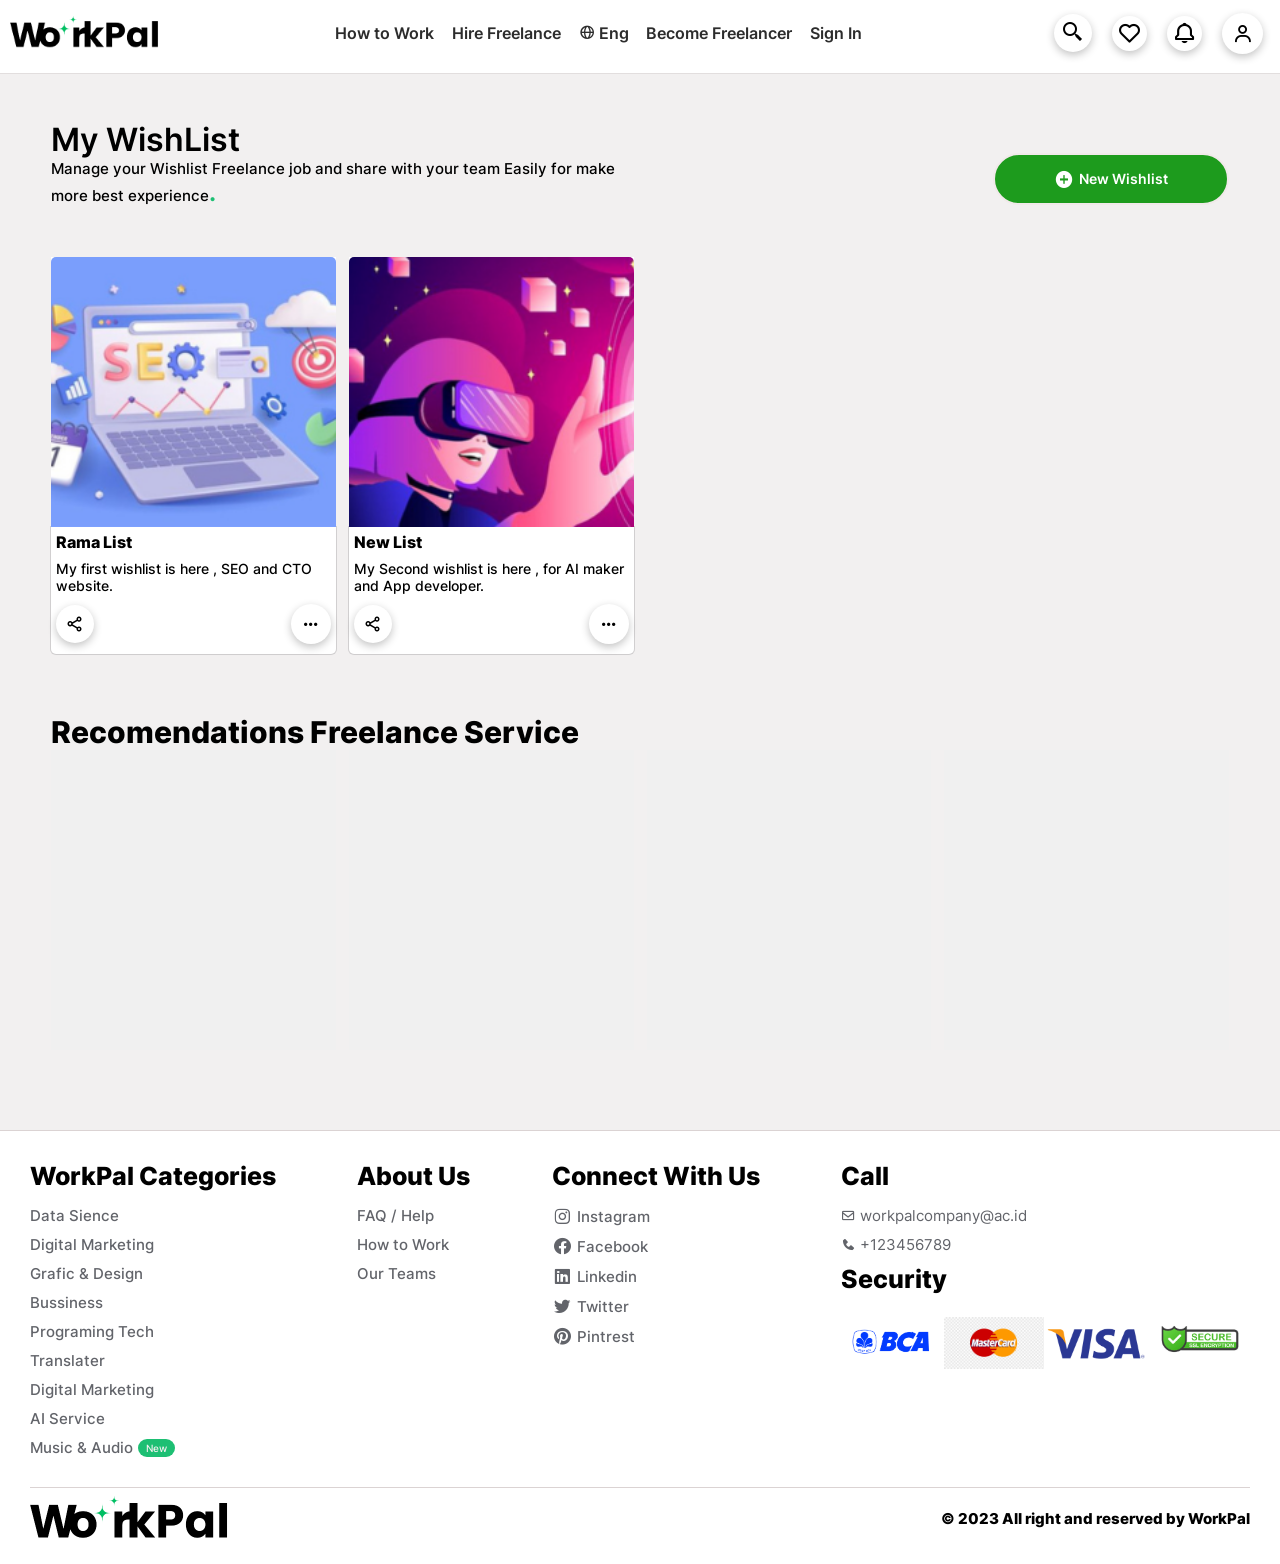
<file: page/wishlist.html>
<!DOCTYPE html>
<html lang="en">

<head>
    <meta charset="UTF-8">
    <meta http-equiv="X-UA-Compatible" content="IE=edge">
    <meta name="description" content="Workpal is the web is provider to find freelance and held freelance">
    <meta name="viewport" content="width=device-width, initial-scale=1, maximum-scale=1, user-scalable=no">
    <link rel="apple-touch-icon" href="../resource/image/logo-img.png" sizes="180x180">
    <link rel="icon" type="image/png" href="../resource/image/logo-img.png" sizes="32x32">
    <link rel="icon" type="image/png" href="../resource/image/logo-img.png" sizes="16x16">
    <link rel="stylesheet" href="../style/core.css">
    <link rel="stylesheet" href="../style/mobile.css">
    <link rel="stylesheet" href="../plugins/boxicons-2.0.7/css/boxicons.css">
    <link rel="stylesheet" href="../style/modals.css">
    <title>WorkPal | WishList</title>
</head>

<body>


    <!-- Start Header -->

    <header class="main-header">
        <div class="header-wrapper">
            <div class="logo-workpal">
                <span class="logo-img">
                    <a href="../index.html">
                        <img src="../resource/image/main-logo.png" alt="Logo Image">
                    </a>
                </span>
            </div>




            <nav class="workpal-nav" id="navigation-link" data-visible="false">
                <ul>
                    <li class="nav-link">
                        <a href="about.html" class="text-link">How to Work</a>
                    </li>
                    <li class="nav-link">
                        <a href="service-page.html" class="text-link">Hire Freelance</a>
                    </li>

                    <li class="nav-link">
                        <span><i class='bx bx-globe'></i> Eng</span>
                    </li>

                    <li class="nav-link">
                        <a href="../freelance-page/become-freelance.html" class="text-link">Become Freelancer</a>
                    </li>

                    <li class="nav-link">
                        <a href="login.html" class="text-link">Sign In</a>
                    </li>
                </ul>

            </nav>

            <div class="icons" id="toogleIcons">

                <button class="toogle-search-btn modal-show" id="toogle-search" data-modal-target="modals-search">
                    <i class='bx bx-search-alt-2'></i>
                    <i class='bx bx-x' id="x-search"></i>
                </button>

                <div class="wishlist">
                    <a href="wishlist.html"><i class='bx bx-heart'></i></a>
                </div>

                <div class="cart" id="notification">
                    <i class='bx bx-bell' ></i>
                </div>


                <div class="toogle-nav" id="toogle-nav" aria-expanded="false">
                    <i class='bx bxs-dashboard'></i>
                    <i class='bx bx-x sr-auto' id="sr-x"></i>
                </div>

                <div class="profile">
                    <a href="../profile/client.html"><i class='bx bx-user' ></i></a>
                </div>
            </div>
        </div>


        <div class="notification-show">
            <div class="notification-header">
                <div class="left">
                    <i class='bx bx-bell'></i>
                </div>
                <h5>Notitication (3)</h5>
                <div class="close" id="notif-close">
                    <i class='bx bx-x'></i>
                </div>
            </div>
            <div class="notification-body">
                <div class="notif-content">
                    <div class="left-notif">
                        <img src="../resource/image/bg-section/payment-success.jpg" alt="">
                        <div class="text-info">
                            <h4>Workpal Payment Success</h4>
                            <p>your payment form mr.Smith was done and now the work is being done</p>
                        </div>
                    </div>
                    <div class="right-notif">
                        <button class="btn-delete"><i class='bx bx-trash'></i></button>
                        <div class="time">
                            23 Agust 2023 , 17.00pm
                        </div>
                    </div>
                </div>

                <div class="notif-content">
                    <div class="left-notif">
                        <img src="../resource/image/bg-section/notif.jpg" alt="">
                        <div class="text-info">
                            <h4>Checkout your Wishlist</h4>
                            <p>hire your freelance to work your task and job</p>
                        </div>
                    </div>
                    <div class="right-notif">
                        <button class="btn-delete"><i class='bx bx-trash'></i></button>
                        <div class="time">
                            24 september 2023 , 1.00pm
                        </div>
                    </div>
                </div>

                <div class="notif-content">
                    <div class="left-notif">
                        <img src="../resource/image/bg-section/notif1 (2).jpg" alt="">
                        <div class="text-info">
                            <h4>Become a freelance ?</h4>
                            <p>Try to join us for easly have job and work and got client arround the country</p>
                        </div>
                    </div>
                    <div class="right-notif">
                        <button class="btn-delete"><i class='bx bx-trash'></i></button>
                        <div class="time">
                            30 october 2023 , 16.00pm
                        </div>
                    </div>
                </div>
            </div>
            <div class="footer-notif" >
                <div class="setting">
                    <i class='bx bx-volume-full' id="footer-notif"></i>
                    <p id="sound-text">Sound</p>
                </div>
            </div>
        </div>

        <!-- Category Menu -->
        <div class="category-menu" id="categoryMenu">

            <div class="category-menu-wrapper">
                <div class="prev" id="prevNav">
                    <i class='bx bxs-chevron-left'></i>
                </div>
                <ul>
                    <li class="nav-link">
                        <a href="category/category.html">Digital Marketing</a>
                    </li>
                    <li class="nav-link">
                        <a href="category/category.html">Grafic & Design</a>
                    </li>
                    <li class="nav-link">
                        <a href="category/category.html">Data Sience</a>
                    </li>
                    <li class="nav-link">
                        <a href="category/category.html">Programing & Tech</a>
                    </li>
                    <li class="nav-link">
                        <a href="category/category.html">Business</a>
                    </li>
                    <li class="nav-link">
                        <a href="category/category.html">Animation</a>
                    </li>
                    <li class="nav-link">
                        <a href="category/category.html">Writer & Translater</a>
                    </li>
                    <li class="nav-link">
                        <a href="category/category.html">Music & Audio</a>
                    </li>
                    <li class="nav-link">
                        <a href="category/category.html">AI Service</a>
                    </li>
                    <li class="nav-link">
                        <a href="category/category.html">Artis Voice</a>
                    </li>
                    <li class="nav-link">
                        <a href="category/category.html">Logo Maker</a>
                    </li>

                </ul>

                <div class="next" id="nextNav">
                    <i class='bx bxs-chevron-right'></i>
                </div>
            </div>

        </div>
        <!-- End Category Menu -->
    </header>
    <!-- End Header -->



    <div class="main-conteiner">
        <div class="wishlist-header-content">
            <div class="wishlist-title">
                <h3>My WishList</h3>
                <p class="text">Manage your Wishlist Freelance job and share with your team Easily for make more best experience<b>.</b></p>
            </div>
            <div class="create-list">
                <button class="btn-create-list modal-show" data-modal-target="create-wishlist">
                    <i class='bx bxs-plus-circle'></i> New Wishlist
                </button>
            </div>
        </div>


        <div class="wishlist-wrapper">
            <div class="wishlist-card-content">
                <div class="img-wishlist">
                    <a href="details/wishlist-detail.html"><img src="../resource/image/Workpal-freelanceImg/7.png"
                            alt="wishlist-Bg"></a>
                </div>
                <div class="wishlist-card">
                    <h4>Rama List</h4>
                    <div class="description-list">
                        My first wishlist is here , SEO and CTO website.
                    </div>
                    <div class="footer-card">

                        <div class="share modal-show" data-modal-target="share-modal">
                            <i class='bx bx-share-alt'></i>
                        </div>
                        <div class="wishlist-status" id="dots-wishlist">
                            <i class='bx bx-dots-horizontal-rounded'></i>
                            <div class="scale-up">
                                
                                    <button class="edit-wishlist"><i class='bx bx-edit-alt'></i> Edit</button>
                                    <button class="delete-wishlist"><i class='bx bx-trash'></i> Delete</button>
                            </div>
                        </div>
                    </div>
                </div>
            </div>

            <div class="wishlist-card-content">
                <div class="img-wishlist">
                    <a href="details/wishlist-detail.html"><img src="../resource/image/Workpal-freelanceImg/6.png"
                            alt="wishlist-Bg"></a>
                </div>
                <div class="wishlist-card">
                    <h4>New List</h4>
                    <div class="description-list">
                        My Second wishlist is here , for AI maker and App developer.
                    </div>
                    <div class="footer-card">
                        <div class="share modal-show" data-modal-target="share-modal">
                            <i class='bx bx-share-alt'></i>
                        </div>
                        <div class="wishlist-status" id="dots-wishlist">
                            <i class='bx bx-dots-horizontal-rounded'></i>
                            <div class="scale-up">
                                
                                    <button class="edit-wishlist"><i class='bx bx-edit-alt'></i> Edit</button>
                                    <button class="delete-wishlist"><i class='bx bx-trash'></i> Delete</button>
                            </div>
                        </div>
                    </div>
                </div>
            </div>
        </div>
    </div>

    <!-- Suggestion Product -->
    <div class="main-conteiner">
        <h2 class="product-title">Recomendations Freelance Service</h2>

        <div class="product-wrapper" id="productWrapper">

            <div class="product-content">
                <div class="img-poster">
                    <div class="whistlist-icon">
                        <i class='bx bx-heart'></i>
                    </div>

                    <a href="details/detail-service.html"><img src="../resource/image/Workpal-freelanceImg/1.png" alt="FrontEnd Freelance" class="slide-img"></a>

                </div>
                <div class="product-card">
                    <div class="title">
                        <span class="text-photo">
                            <img src="../resource/image/popular/man-icon.jpg" alt="">
                            <h4>Mr.Smith</h4>
                        </span>
                        <p class="level-top">top Level</p>
                    </div>
                    <p class="text-box">
                        I will make a great Website for you with Javascript and React Framework , with full code.
                    </p>
                    <div class="footer-card">
                        <button type="button" class="btn-checkout"><i class='bx bx-cart'></i>Hire Now</button>
                        <span class="price">
                            <div class="rating">
                                5<i class='bx bxs-star'></i>
                            </div>
                            <p>From $.1,000</p>

                        </span>
                    </div>
                </div>
            </div>


            <div class="product-content">
                <div class="img-poster">
                    <div class="whistlist-icon">
                        <i class='bx bx-heart'></i>
                    </div>
                    <a href="details/detail-service.html"><img src="../resource/image/Workpal-freelanceImg/4.png" alt="Website Freelance" class="slide-img"></a>

                </div>
                <div class="product-card">
                    <div class="title">
                        <span class="text-photo">
                            <img src="../resource/image/popular/women-icon.jpg" alt="">
                            <h4>Mrs.Darlia</h4>
                        </span>
                        <p class="level-new">New Level</p>
                    </div>
                    <p class="text-box">
                        I can help you to to wrote 2000 words SEO article and blog for your post.
                    </p>
                    <div class="footer-card">
                        <button type="button" class="btn-checkout"><i class='bx bx-cart'></i>Hire Now</button>
                        <span class="price">
                            <div class="rating">
                                4.8<i class='bx bxs-star'></i>
                            </div>
                            <p>From $.800</p>

                        </span>
                    </div>
                </div>
            </div>


            <div class="product-content">
                <div class="img-poster">
                    <div class="whistlist-icon">
                        <i class='bx bx-heart'></i>
                    </div>
                    <a href="details/detail-service.html"><img src="../resource/image/Workpal-freelanceImg/2.png" alt="FrontEnd Freelance" class="slide-img"></a>

                </div>
                <div class="product-card">
                    <div class="title">
                        <span class="text-photo">
                            <img src="../resource/image/popular/man-icon.jpg" alt="">
                            <h4>Jhon Carl</h4>
                        </span>
                        <p class="level-pro">Pro Level</p>
                    </div>
                    <p class="text-box">
                        I will be your Social Media Marketing manager and personal assistant.
                    </p>
                    <div class="footer-card">
                        <button type="button" class="btn-checkout"><i class='bx bx-cart'></i> Hire Now</button>
                        <span class="price">
                            <div class="rating">
                                4.7<i class='bx bxs-star'></i>
                            </div>
                            <p>From $.500</p>

                        </span>
                    </div>
                </div>
            </div>


            <div class="product-content">
                <div class="img-poster">
                    <div class="whistlist-icon">
                        <i class='bx bx-heart'></i>
                    </div>
                    <a href="details/detail-service.html"><img src="../resource/image/Workpal-freelanceImg/3.png" alt="FrontEnd Freelance" class="slide-img"></a>

                </div>
                <div class="product-card">
                    <div class="title">
                        <span class="text-photo">
                            <img src="../resource/image/popular/women-icon.jpg" alt="">
                            <h4>Jenifer Sam</h4>
                        </span>
                        <p class="level-new">New Level</p>
                    </div>
                    <p class="text-box">
                        I can be your UI UX Design for your website and for your Application.
                    </p>
                    <div class="footer-card">
                        <button type="button" class="btn-checkout"><i class='bx bx-cart'></i> Hire Now</button>
                        <span class="price">
                            <div class="rating">
                                4.5<i class='bx bxs-star'></i>
                            </div>
                            <p>From $.310</p>

                        </span>
                    </div>
                </div>
            </div>

        </div>


    </div>




    <!-- Second Content product -->





    <p id="to-top" class="to-top">
        <a href="#top" class="top-link"><i class='bx bx-arrow-to-top'></i></a>
    </p>



    <div class="section-footer">
        <div class="footer-wrapper">
            <div class="footer-content">
                <div class="quick-link">
                    <h4>WorkPal Categories</h4>
                    <li class="footer-link">
                        <a href="">Data Sience</a>
                        <a href="">Digital Marketing</a>
                        <a href="">Grafic & Design</a>
                        <a href="">Bussiness</a>
                        <a href="">Programing Tech</a>
                        <a href="">Translater</a>
                        <a href="">Digital Marketing</a>
                        <a href="">AI Service</a>
                        <a href="">Music & Audio <p class="btn-small-rounded">New</p> </a>
                    </li>
                </div>

                <div class="quick-link">
                    <h4>About Us</h4>
                    <li class="footer-link">
                        <a href="">FAQ / Help</a>
                        <a href=""> How to Work</a>
                        <a href="">Our Teams</a>
                    </li>
                </div>


                <div class="quick-link">
                    <h4>Connect with Us</h4>
                    <li class="footer-link">
                        <a href="" class="social-link"><i class='bx bxl-instagram instagram'></i> Instagram</a>
                        <a href="" class="social-link"> <i class='bx bxl-facebook-circle facebook'></i> Facebook</a>
                        <a href="" class="social-link"><i class='bx bxl-linkedin-square linkedin'></i> Linkedin</a>
                        <a href="" class="social-link"><i class='bx bxl-twitter twitter'></i> Twitter</a>
                        <a href="" class="social-link"><i class='bx bxl-pinterest pintrest'></i> Pintrest</a>
                    </li>
                </div>

                <div class="quick-link">
                    <div class="top-content">
                        <h4>Call</h4>
                        <a href=""><i class='bx bx-envelope'></i> workpalcompany@ac.id</a>
                        <a href=""><i class='bx bxs-phone'></i> +123456789</a>
                    </div>

                    <div class="bottom-content">
                        <h4>Security</h4>
                        <img src="../resource/image/security/BCA.webp" alt="" class="security">
                        <img src="../resource/image/security/master-card.png" alt="" class="security">
                        <img src="../resource/image/security/visa.png" alt="" class="security">
                        <img src="../resource/image/security/ssl.jpg" alt="" class="security">

                    </div>
                </div>
            </div>

            <div class="bottom-footer">
                <a href="../index.html"><img src="../resource/image/main-logo.png" alt="" class="logo"></a>
                <p>&copy; 2023 All right and reserved by WorkPal</p>
            </div>
        </div>
    </div>



    <!-- Modals -->

    <section class="modal-container" id="modals-search">
        <div class="modal-box">
            <div class="modal-header">
                <div class="close-btn" id="close-modal">
                    <i class='bx bx-x'></i>
                </div>
            </div>

            <div class="modal-content">
                <div class="search-container">
                    <form action="#" method="#" class="search-form">
                        <input type="search" name="search" id="search"
                            placeholder="What Freelance service are you looking for now..." autocomplete="off"
                            class="search-input">
                        <button class="search-btn"><i class='bx bx-search'></i></button>
                    </form>

                    <div class="result-search-box">
                        <ul>
                            <li class="content-result-search">
                                Freelancer Web Design <div class="btn-popular">Popular</div>
                            </li>
                            <li class="content-result-search">
                                Best Freelancer for Logo Maker
                            </li>
                            <li class="content-result-search">
                                Cheaper Freelance
                            </li>
                            <li class="content-result-search">
                                Freelancer with best Rating
                            </li>
                            <li class="content-result-search">
                                SEO for Website Enggine
                            </li>
                            <li class="content-result-search">
                                How to fix Ai bugs <div class="btn-popular">Popular</div>
                            </li>
                        </ul>
                    </div>

                    <p class="not-found">Result Not Found</p>

                    <div class="history-search">
                        <div class="history">
                            <i class='bx bx-x'></i>
                            <p> Ai Maker with Python</p>
                        </div>
                        <div class="history">
                            <i class='bx bx-x'></i>
                            <p>Profesional Photografer</p>
                        </div>

                        <div class="history">
                            <i class='bx bx-x'></i>
                            <p>Developer Eccommers Apps</p>
                        </div>
                    </div>

                </div>
            </div>
        </div>
    </section>


    <section class="modal-container" id="share-modal">
        <div class="modal-box">
            <div class="modal-header">
                <div class="title">
                    Share to Your Friends <b> .</b>
                </div>
                <div class="close-btn" id="close-modal">
                    <i class='bx bx-x'></i>
                </div>
            </div>

            <div class="modal-content">
                <div class="share-modal">
                    <div class="share-content">
                        <div class="btn-share">
                            <i class='bx bxl-facebook-circle facebook' ></i>
                            Facebook
                        </div>
                        <div class="btn-share">
                            <i class='bx bxl-whatsapp whatsapp' ></i>
                            Whatsapp
                        </div>
                        <div class="btn-share">
                            <i class='bx bxl-linkedin-square linkedin' ></i>
                            Linkedin
                        </div>
                        <div class="btn-share">
                            <i class='bx bxl-twitter twitter' ></i>
                            Twitter
                        </div>
                        <div class="btn-share">
                            <i class='bx bx-link-alt link-alt' ></i>
                            Share Link
                        </div>
                    </div>
                </div>
            </div>
        </div>
    </section>

    <section class="modal-container" id="create-wishlist">
        <div class="modal-box">
            <div class="modal-header">
                <div class="title">
                    Create New WishList <b> .</b>
                </div>
                <div class="close-btn" id="close-modal">
                    <i class='bx bx-x'></i>
                </div>
            </div>

            <div class="modal-content">
                <div class="wishlist-container">
                        <form action="#" class="input-form">
                            <div class="input-wishlist">
                                <label for="title" class="wishlist-label">Title</label>
                                <input type="text" name="title" id="title" class="textinput-control" placeholder="Field your Wishlist Title...">
                            </div>

                            <div class="input-wishlist">
                                <label for="description" class="wishlist-label">Description</label>
                                <textarea name="description" id="description" cols="20" rows="8" class="textarea-control" placeholder="For Example (Smart AI Maker for our App ecosystem)"></textarea>
                            </div>

                            <div class="input-wishlist">
                                    <input type="file" id="file" accept="image/*" hidden/>
                                    <button type="button" class="image-result" data-img="">
                                        <i class='bx bxs-cloud-upload upload-icon'></i>
                                        <h3>Upload Image here</h3>
                                        <p>Image size must be less than <span>5MB</span></p>
                                    </button>
                            </div>

                            <div class="btn-group">
                                <button type="button" class="btn-cancel close-btn">Cancel</button>
                                <button type="submit" class="btn-submit">Create New List</button>
                            </div>
                        </form>
                </div>
            </div>
        </div>
    </section>


    <!-- End WishList Section -->
    <script src="../plugins/jquery v3.6.0/jquery.js"></script>
    <script src="../plugins/smooth-scroll v15.1.3/dist/smooth-scroll.polyfills.js"></script>
    <script src="../plugins/Fancybox v3/source/jquery.fancybox.js"></script>
    <script src="../plugins/Fancybox v3/source/helpers/jquery.fancybox-buttons.js"></script>
    <script src="../script/script.js"></script>
</body>

</html>
</file>
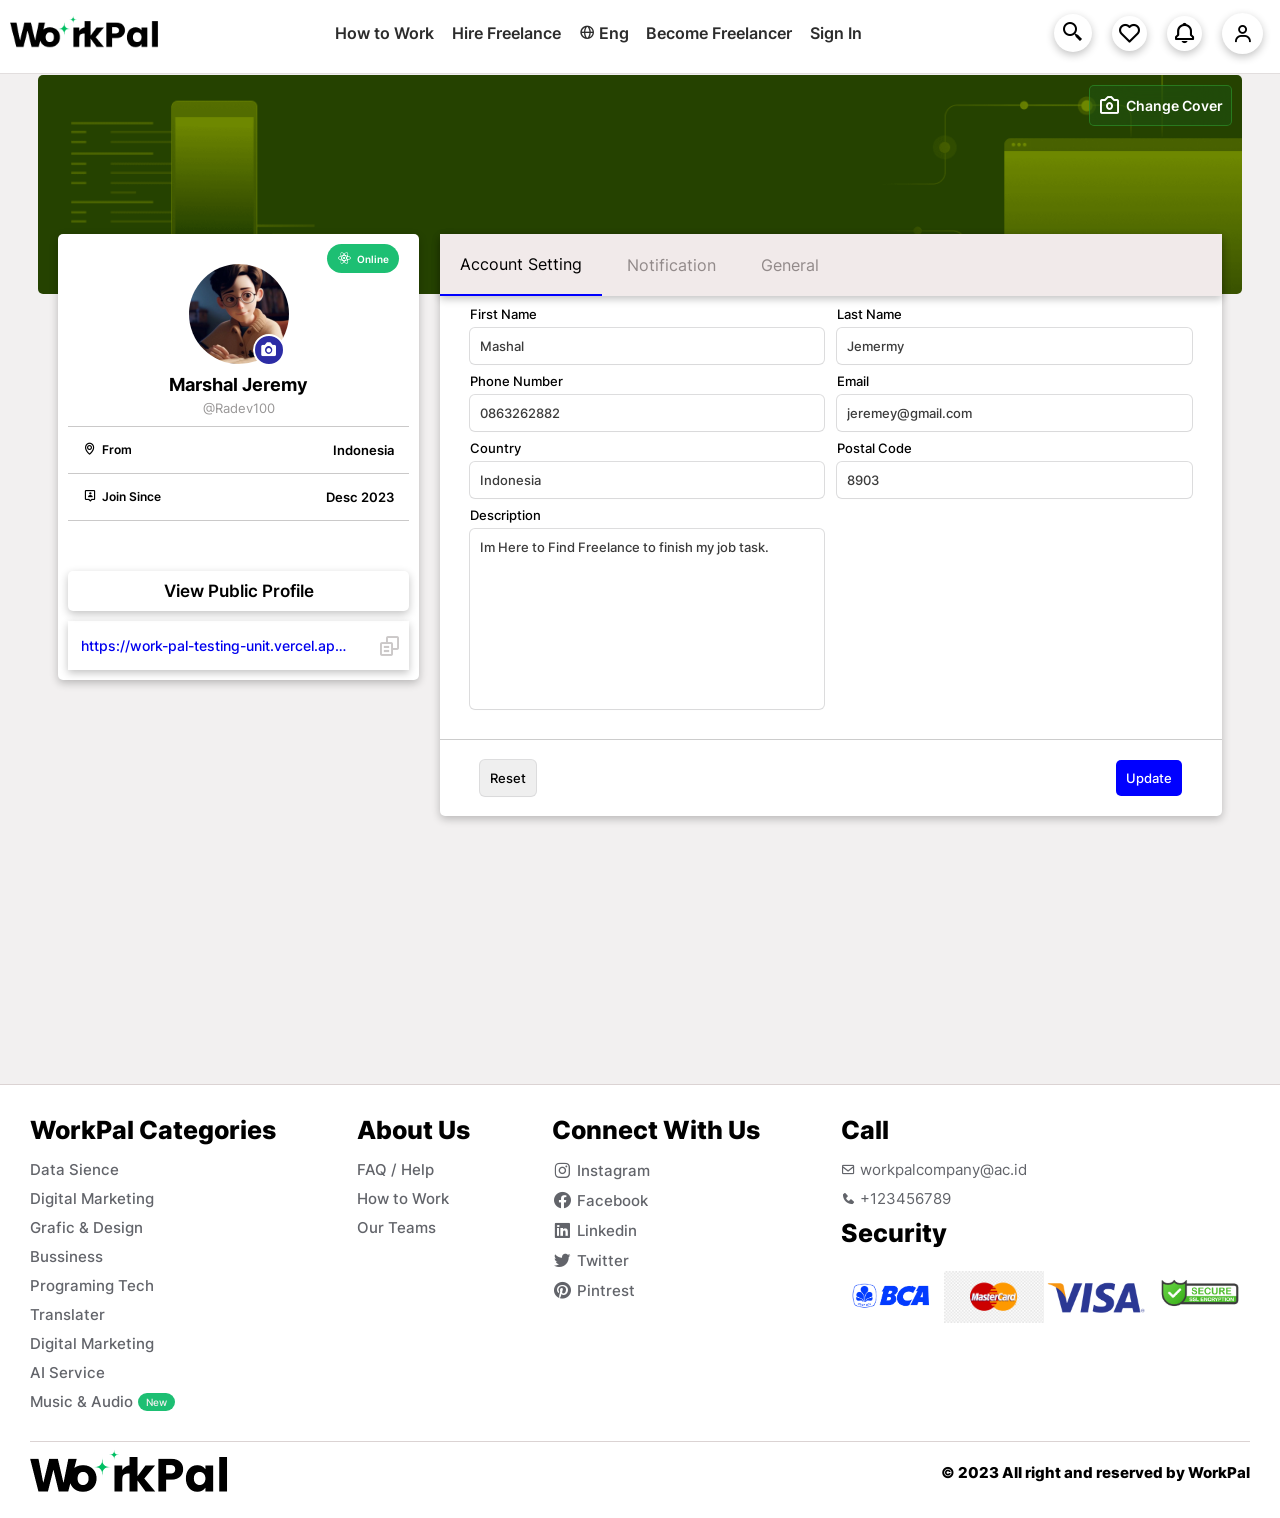
<file: profile/client.html>
<!DOCTYPE html>
<html lang="en">

<head>
    <meta charset="UTF-8">
    <meta http-equiv="X-UA-Compatible" content="IE=edge">
    <meta name="description" content="Workpal is the web is provider to find freelance and held freelance">
    <meta name="viewport" content="width=device-width, initial-scale=1, maximum-scale=1, user-scalable=no">
    <link rel="apple-touch-icon" href="../resource/image/logo-img.png" sizes="180x180">
    <link rel="icon" type="image/png" href="../resource/image/logo-img.png" sizes="32x32">
    <link rel="icon" type="image/png" href="../resource/image/logo-img.png" sizes="16x16">
    <link rel="stylesheet" href="../style/core.css">
    <link rel="stylesheet" href="../style/mobile.css">
    <link rel="stylesheet" href="../plugins/boxicons-2.0.7/css/boxicons.css">
    <link rel="stylesheet" href="../style/modals.css">
    <title>WorkPal | User Profile</title>
</head>

<body>


    <!-- Start Header -->

    <header class="main-header">
        <div class="header-wrapper">
            <div class="logo-workpal">
                <span class="logo-img">
                    <a href="../index.html">
                        <img src="../resource/image/main-logo.png" alt="Logo Image">
                    </a>
                </span>
            </div>




            <nav class="workpal-nav" id="navigation-link" data-visible="false">
                <ul>
                    <li class="nav-link">
                        <a href="../page/about.html" class="text-link">How to Work</a>
                    </li>
                    <li class="nav-link">
                        <a href="../page/service-page.html" class="text-link">Hire Freelance</a>
                    </li>

                    <li class="nav-link">
                        <span><i class='bx bx-globe'></i> Eng</span>
                    </li>

                    <li class="nav-link">
                        <a href="../freelance-page/become-freelance.html" class="text-link">Become Freelancer</a>
                    </li>

                    <li class="nav-link">
                        <a href="../page/login.html" class="text-link">Sign In</a>
                    </li>
                </ul>

            </nav>

            <div class="icons" id="toogleIcons">

                <button class="toogle-search-btn modal-show" id="toogle-search" data-modal-target="modals-search">
                    <i class='bx bx-search-alt-2'></i>
                    <i class='bx bx-x' id="x-search"></i>
                </button>

                <div class="wishlist">
                    <a href="../page/wishlist.html"><i class='bx bx-heart'></i></a>
                </div>

                <div class="cart" id="notification">
                    <i class='bx bx-bell'></i>
                </div>


                <div class="toogle-nav" id="toogle-nav" aria-expanded="false">
                    <i class='bx bxs-dashboard'></i>
                    <i class='bx bx-x sr-auto' id="sr-x"></i>
                </div>

                <div class="profile">
                    <a href="client.html"><i class='bx bx-user'></i></a>
                </div>
            </div>
        </div>


        <div class="notification-show">
            <div class="notification-header">
                <div class="left">
                    <i class='bx bx-bell'></i>
                </div>
                <h5>Notitication (3)</h5>
                <div class="close" id="notif-close">
                    <i class='bx bx-x'></i>
                </div>
            </div>
            <div class="notification-body">
                <div class="notif-content">
                    <div class="left-notif">
                        <img src="../resource/image/bg-section/payment-success.jpg" alt="">
                        <div class="text-info">
                            <h4>Workpal Payment Success</h4>
                            <p>your payment form mr.Smith was done and now the work is being done</p>
                        </div>
                    </div>
                    <div class="right-notif">
                        <button class="btn-delete"><i class='bx bx-trash'></i></button>
                        <div class="time">
                            23 Agust 2023 , 17.00pm
                        </div>
                    </div>
                </div>

                <div class="notif-content">
                    <div class="left-notif">
                        <img src="../resource/image/bg-section/notif.jpg" alt="">
                        <div class="text-info">
                            <h4>Checkout your Wishlist</h4>
                            <p>hire your freelance to work your task and job</p>
                        </div>
                    </div>
                    <div class="right-notif">
                        <button class="btn-delete"><i class='bx bx-trash'></i></button>
                        <div class="time">
                            24 september 2023 , 1.00pm
                        </div>
                    </div>
                </div>

                <div class="notif-content">
                    <div class="left-notif">
                        <img src="../resource/image/bg-section/notif1 (2).jpg" alt="">
                        <div class="text-info">
                            <h4>Become a freelance ?</h4>
                            <p>Try to join us for easly have job and work and got client arround the country</p>
                        </div>
                    </div>
                    <div class="right-notif">
                        <button class="btn-delete"><i class='bx bx-trash'></i></button>
                        <div class="time">
                            30 october 2023 , 16.00pm
                        </div>
                    </div>
                </div>
            </div>
            <div class="footer-notif">
                <div class="setting">
                    <i class='bx bx-volume-full' id="footer-notif"></i>
                    <p id="sound-text">Sound</p>
                </div>
            </div>
        </div>

        <!-- Category Menu -->
        <div class="category-menu" id="categoryMenu">

            <div class="category-menu-wrapper">
                <div class="prev" id="prevNav">
                    <i class='bx bxs-chevron-left'></i>
                </div>
                <ul>
                    <li class="nav-link">
                        <a href="category/category.html">Digital Marketing</a>
                    </li>
                    <li class="nav-link">
                        <a href="category/category.html">Grafic & Design</a>
                    </li>
                    <li class="nav-link">
                        <a href="category/category.html">Data Sience</a>
                    </li>
                    <li class="nav-link">
                        <a href="category/category.html">Programing & Tech</a>
                    </li>
                    <li class="nav-link">
                        <a href="category/category.html">Business</a>
                    </li>
                    <li class="nav-link">
                        <a href="category/category.html">Animation</a>
                    </li>
                    <li class="nav-link">
                        <a href="category/category.html">Writer & Translater</a>
                    </li>
                    <li class="nav-link">
                        <a href="category/category.html">Music & Audio</a>
                    </li>
                    <li class="nav-link">
                        <a href="category/category.html">AI Service</a>
                    </li>
                    <li class="nav-link">
                        <a href="category/category.html">Artis Voice</a>
                    </li>
                    <li class="nav-link">
                        <a href="category/category.html">Logo Maker</a>
                    </li>

                </ul>

                <div class="next" id="nextNav">
                    <i class='bx bxs-chevron-right'></i>
                </div>
            </div>

        </div>
        <!-- End Category Menu -->
    </header>
    <!-- End Header -->


    <div class="client-profile-wrapper">
        <div class="open-toogle" id="open-toogle">
            <i class='bx bx-menu-alt-left' ></i>

            <img src="../resource/image/bg-section/Desain tanpa judul (34).png" alt="" class="profile-img">
        </div>
        <div class="bg-profile">
            <img src="../resource/image/bg-section/cbg.webp" alt="">
            <button class="btn-change-cover">
                <i class='bx bx-camera'></i>
                <span>Change Cover</span>
            </button>
        </div>
        <div class="client-simemenu-wrapper">
            <div class="client-side-menu">

                <div class="content-img">
                    <div class="active">
                        <i class='bx bxl-react'></i>
                        <p>Online</p>
                    </div>
                    <img src="../resource/image/bg-section/Desain tanpa judul (34).png" alt="">
                    <i class='bx bxs-camera camera'></i>
                </div>
                <div class="name">
                    <h4>Marshal Jeremy</h4>
                    <span>@Radev100</span>
                </div>

                <div class="description">
                    <div class="from">
                        <div class="right">
                            <i class='bx bx-map'></i>
                            <p>From</p>
                        </div>
                        <div class="left">
                            <span>Indonesia</span>
                        </div>
                    </div>

                    <div class="member">
                        <div class="right">
                            <i class='bx bx-user-pin'></i>
                            <p>Join Since</p>
                        </div>
                        <div class="left">
                            <span>Desc 2023</span>
                        </div>
                    </div>

                    <div class="public-profile">
                        <span class="title">View Public Profile</span>
                        <div class="input-link">
                            <a href="https://work-pal-testing-unit.vercel.app/profile/client.html">https://work-pal-testing-unit.vercel.app/profile/client.html</a>
                            <i class='bx bx-copy-alt'></i>
                        </div>
                    </div>
                </div>
            </div>

            <div class="content-menu-profile">
                <div class="header-link">
                    <div class="link-sub active" data-tab="account-setting">
                        <a href="javascript:void(0)">Account Setting</a>
                    </div>
                    <div class="link-sub" data-tab="notification-subs-tab">
                        <a href="javascript:void(0)">Notification</a>
                    </div>
                    <div class="link-sub" data-tab="general">
                        <a href="javascript:void(0)">General</a>
                    </div>
                </div>

                <div class="subs-menu-content-show">
                    <div class="subs-acount-setting" id="account-setting">
                        <form action="">
                            <div class="form-wrapper">
                                <div class="form-control">
                                    <label for="name">First Name</label>
                                    <input type="text" value="Mashal" class="input-control" id="name">
                                </div>

                                <div class="form-control">
                                    <label for="lastname">Last Name</label>
                                    <input type="text" value="Jemermy" class="input-control" id="lastname">
                                </div>

                                <div class="form-control">
                                    <label for="phone">Phone Number</label>
                                    <input type="text" value="0863262882" class="input-control" id="phone">
                                </div>

                                <div class="form-control">
                                    <label for="email">Email</label>
                                    <input type="text" value="jeremey@gmail.com" class="input-control" id="email">
                                </div>

                                <div class="form-control">
                                    <label for="Country">Country</label>
                                    <input type="text" value="Indonesia" class="input-control" id="Country">
                                </div>

                                <div class="form-control">
                                    <label for="Postal Code">Postal Code</label>
                                    <input type="text" value="8903" class="input-control" id="Postal Code">
                                </div>

                                <div class="form-control">
                                    <label for="description">Description</label>
                                    <textarea name="" class="area-control" id="description" cols="30"
                                        rows="10">Im Here to Find Freelance to finish my job task.</textarea>
                                </div>
                            </div>

                            <div class="footer">
                                <div class="btn-group">
                                    <button type="reset" class="btn-reset">Reset</button>
                                    <button class="btn-submit">Update</button>
                                </div>
                            </div>
                        </form>
                    </div>

                    <div class="subs-notification" id="notification-subs-tab">
                        <div class="title">
                            <div class="left">
                                <h3>Notification Settings</h3>
                                <p>Turn on the Toogle Swtich to get all new notification of use.</p>
                            </div>
                            <div class="right">
                                <div class="wrapper-switch">
                                    <label class="switch">
                                        <input type="checkbox" data-target="checked-text">
                                        <span class="slider round"></span>
                                      </label>                                      
                                    <label for="checkbox-check" id="checked-text" class="text">Disabled</label>
                                </div>
                            </div>
                        </div>

                        <hr>

                        <div class="notification-center">
                            <div class="notif-content-center">
                                <img src="../resource/image/Workpal-freelanceImg/16.png" alt="">
                                <div class="text">
                                    <h5>Payment Success</h5>
                                    <p>Dear Marshal Jeremy,

                                        We are delighted to inform you that your payment has been successfully
                                        processed.
                                        Your transaction ID is #[Transaction ID], and the amount of [Payment Amount] has
                                        been debited from your account.

                                        Thank you for choosing our services. Your payment confirmation details are as
                                        follows:

                                        Transaction ID: #9838439439
                                        Payment Amount: 1,000,000,000,00 USD
                                        Payment Date: 23 agust 2024 , 4.00AM
                                        Payment Method: Stripe Payment
                                        Payment Description : Your Pay for our Freelance IOS developer

                                        Once again, thank you for your payment, and we look forward to serving you in
                                        the
                                        future.
                                    </p>

                                    <div class="footer">
                                        <span>Sending : <p>12 Agust 2023</p></span>
                                        <i class='bx bxs-chevron-right'></i>
                                    </div>
                                </div>
                            </div>

                            <hr>

                            <div class="notif-content-center">
                                <img src="../resource/image/Workpal-freelanceImg/11.png" alt="">
                                <div class="text">
                                    <h5>Discount Code</h5>
                                    <p>Dear Marshal Jeremy,

                                        We are excited to offer you an exclusive discount as a token of our appreciation
                                        for
                                        your continued support. Your loyalty means the world to us, and we want to
                                        express
                                        our gratitude.

                                        Here are the details of your special discount:

                                        Discount Code: 0983822
                                        Discount Percentage: 50%
                                        Valid From: 25 November 2023
                                        Valid Until: 30 December 2023
                                        To redeem this discount, simply enter the provided discount code during the
                                        checkout
                                        process on our website or at our store. You can use this discount on your next
                                        purchase, making it the perfect time to treat yourself or shop for your favorite
                                        items.
                                        Thank you once again for being a valued customer. We hope you enjoy your
                                        shopping
                                        experience with us and take advantage of this special offer.
                                    </p>
                                    <div class="footer">
                                        <span>Sending : <p>22 september 2023</p></span>
                                        <i class='bx bxs-chevron-right'></i>
                                    </div>

                                </div>
                            </div>
                        </div>
                    </div>

                    <div class="subs-general" id="general">
                        <div class="setting-manage">
                            <div class="left">
                                <h4>Email Notification</h4>
                                <span>Allowed Us to send you a notification on your Inbox Email form Up to date
                                    Informations
                                    about Freelance Service and more Greate Informations</span>
                            </div>
                            <div class="right">
                                <div class="wrapper-switch">
                                    <label class="switch">
                                        <input type="checkbox" data-target="checked-text-email">
                                        <span class="slider round"></span>
                                      </label>                                      
                                    <label for="checkbox-check" id="checked-text-email" class="text">Disabled</label>
                                </div>
                            </div>
                        </div>

                        <hr>

                        <div class="setting-manage">
                            <div class="left">
                                <h4>Keep Connected</h4>
                                <span>On the button to make still connect with Us and got forever up to date
                                    Information</span>
                            </div>
                            <div class="right">
                                <div class="wrapper-switch">
                                    <label class="switch">
                                        <input type="checkbox" data-target="checked-text-conected">
                                        <span class="slider round"></span>
                                      </label>                                      
                                    <label for="checkbox-check" id="checked-text-conected" class="text">Disabled</label>
                                </div>
                            </div>
                        </div>

                        <hr>
                        
                        <div class="setting-manage">
                            <div class="left">
                                <h4>Privacy & Secyurity</h4>
                                <span>Keep this On for make your Account is safety and don't worry for Cheating data ,
                                    all
                                    is safe </span>
                            </div>
                            <div class="right">
                                <div class="wrapper-switch">
                                    <label class="switch">
                                        <input type="checkbox" data-target="checked-text-privacy">
                                        <span class="slider round"></span>
                                      </label>                                      
                                    <label for="checkbox-check" id="checked-text-privacy" class="text">Disabled</label>
                                </div>
                            </div>
                        </div>
                    <button class="add-more-account"><i class='bx bx-plus'></i> Add New Account</button>

                    </div>
                </div>
            </div>
        </div>
    </div>






    <p id="to-top" class="to-top">
        <a href="#top" class="top-link"><i class='bx bx-arrow-to-top'></i></a>
    </p>



    <div class="section-footer" >
        <div class="footer-wrapper">
            <div class="footer-content">
                <div class="quick-link">
                    <h4>WorkPal Categories</h4>
                    <li class="footer-link">
                        <a href="">Data Sience</a>
                        <a href="">Digital Marketing</a>
                        <a href="">Grafic & Design</a>
                        <a href="">Bussiness</a>
                        <a href="">Programing Tech</a>
                        <a href="">Translater</a>
                        <a href="">Digital Marketing</a>
                        <a href="">AI Service</a>
                        <a href="">Music & Audio <p class="btn-small-rounded">New</p> </a>
                    </li>
                </div>

                <div class="quick-link">
                    <h4>About Us</h4>
                    <li class="footer-link">
                        <a href="">FAQ / Help</a>
                        <a href=""> How to Work</a>
                        <a href="">Our Teams</a>
                    </li>
                </div>


                <div class="quick-link">
                    <h4>Connect with Us</h4>
                    <li class="footer-link">
                        <a href="" class="social-link"><i class='bx bxl-instagram instagram'></i> Instagram</a>
                        <a href="" class="social-link"> <i class='bx bxl-facebook-circle facebook'></i> Facebook</a>
                        <a href="" class="social-link"><i class='bx bxl-linkedin-square linkedin'></i> Linkedin</a>
                        <a href="" class="social-link"><i class='bx bxl-twitter twitter'></i> Twitter</a>
                        <a href="" class="social-link"><i class='bx bxl-pinterest pintrest'></i> Pintrest</a>
                    </li>
                </div>

                <div class="quick-link">
                    <div class="top-content">
                        <h4>Call</h4>
                        <a href=""><i class='bx bx-envelope'></i> workpalcompany@ac.id</a>
                        <a href=""><i class='bx bxs-phone'></i> +123456789</a>
                    </div>

                    <div class="bottom-content">
                        <h4>Security</h4>
                        <img src="../resource/image/security/BCA.webp" alt="" class="security">
                        <img src="../resource/image/security/master-card.png" alt="" class="security">
                        <img src="../resource/image/security/visa.png" alt="" class="security">
                        <img src="../resource/image/security/ssl.jpg" alt="" class="security">

                    </div>
                </div>
            </div>

            <div class="bottom-footer">
                <a href="../index.html"><img src="../resource/image/main-logo.png" alt="" class="logo"></a>
                <p>&copy; 2023 All right and reserved by WorkPal</p>
            </div>
        </div>
    </div>



    <!-- Modals -->

    <section class="modal-container" id="modals-search">
        <div class="modal-box">
            <div class="modal-header">
                <div class="close-btn" id="close-modal">
                    <i class='bx bx-x'></i>
                </div>
            </div>

            <div class="modal-content">
                <div class="search-container">
                    <form action="#" method="#" class="search-form">
                        <input type="search" name="search" id="search"
                            placeholder="What Freelance service are you looking for now..." autocomplete="off"
                            class="search-input">
                        <button class="search-btn"><i class='bx bx-search'></i></button>
                    </form>

                    <div class="result-search-box">
                        <ul>
                            <li class="content-result-search">
                                Freelancer Web Design <div class="btn-popular">Popular</div>
                            </li>
                            <li class="content-result-search">
                                Best Freelancer for Logo Maker
                            </li>
                            <li class="content-result-search">
                                Cheaper Freelance
                            </li>
                            <li class="content-result-search">
                                Freelancer with best Rating
                            </li>
                            <li class="content-result-search">
                                SEO for Website Enggine
                            </li>
                            <li class="content-result-search">
                                How to fix Ai bugs <div class="btn-popular">Popular</div>
                            </li>
                        </ul>
                    </div>

                    <p class="not-found">Result Not Found</p>

                    <div class="history-search">
                        <div class="history">
                            <i class='bx bx-x'></i>
                            <p> Ai Maker with Python</p>
                        </div>
                        <div class="history">
                            <i class='bx bx-x'></i>
                            <p>Profesional Photografer</p>
                        </div>

                        <div class="history">
                            <i class='bx bx-x'></i>
                            <p>Developer Eccommers Apps</p>
                        </div>
                    </div>

                </div>
            </div>
        </div>
    </section>


    <section class="modal-container" id="share-modal">
        <div class="modal-box">
            <div class="modal-header">
                <div class="title">
                    Share to Your Friends <b> .</b>
                </div>
                <div class="close-btn" id="close-modal">
                    <i class='bx bx-x'></i>
                </div>
            </div>

            <div class="modal-content">
                <div class="share-modal">
                    <div class="share-content">
                        <div class="btn-share">
                            <i class='bx bxl-facebook-circle facebook'></i>
                            Facebook
                        </div>
                        <div class="btn-share">
                            <i class='bx bxl-whatsapp whatsapp'></i>
                            Whatsapp
                        </div>
                        <div class="btn-share">
                            <i class='bx bxl-linkedin-square linkedin'></i>
                            Linkedin
                        </div>
                        <div class="btn-share">
                            <i class='bx bxl-twitter twitter'></i>
                            Twitter
                        </div>
                        <div class="btn-share">
                            <i class='bx bx-link-alt link-alt'></i>
                            Share Link
                        </div>
                    </div>
                </div>
            </div>
        </div>
    </section>

    <section class="modal-container" id="create-wishlist">
        <div class="modal-box">
            <div class="modal-header">
                <div class="title">
                    Create New WishList <b> .</b>
                </div>
                <div class="close-btn" id="close-modal">
                    <i class='bx bx-x'></i>
                </div>
            </div>

            <div class="modal-content">
                <div class="wishlist-container">
                    <form action="#" class="input-form">
                        <div class="input-wishlist">
                            <label for="title" class="wishlist-label">Title</label>
                            <input type="text" name="title" id="title" class="textinput-control"
                                placeholder="Field your Wishlist Title...">
                        </div>

                        <div class="input-wishlist">
                            <label for="description" class="wishlist-label">Description</label>
                            <textarea name="description" id="description" cols="20" rows="8" class="textarea-control"
                                placeholder="For Example (Smart AI Maker for our App ecosystem)"></textarea>
                        </div>

                        <div class="input-wishlist">
                            <input type="file" id="file" accept="image/*" hidden />
                            <button type="button" class="image-result" data-img="">
                                <i class='bx bxs-cloud-upload upload-icon'></i>
                                <h3>Upload Image here</h3>
                                <p>Image size must be less than <span>5MB</span></p>
                            </button>
                        </div>

                        <div class="btn-group">
                            <button type="button" class="btn-cancel close-btn">Cancel</button>
                            <button type="submit" class="btn-submit">Create New List</button>
                        </div>
                    </form>
                </div>
            </div>
        </div>
    </section>


    <!-- End WishList Section -->
    <script src="../plugins/jquery v3.6.0/jquery.js"></script>
    <script src="../plugins/smooth-scroll v15.1.3/dist/smooth-scroll.polyfills.js"></script>
    <script src="../plugins/Fancybox v3/source/jquery.fancybox.js"></script>
    <script src="../plugins/Fancybox v3/source/helpers/jquery.fancybox-buttons.js"></script>
    <script src="../script/script.js"></script>
</body>

</html>
</file>
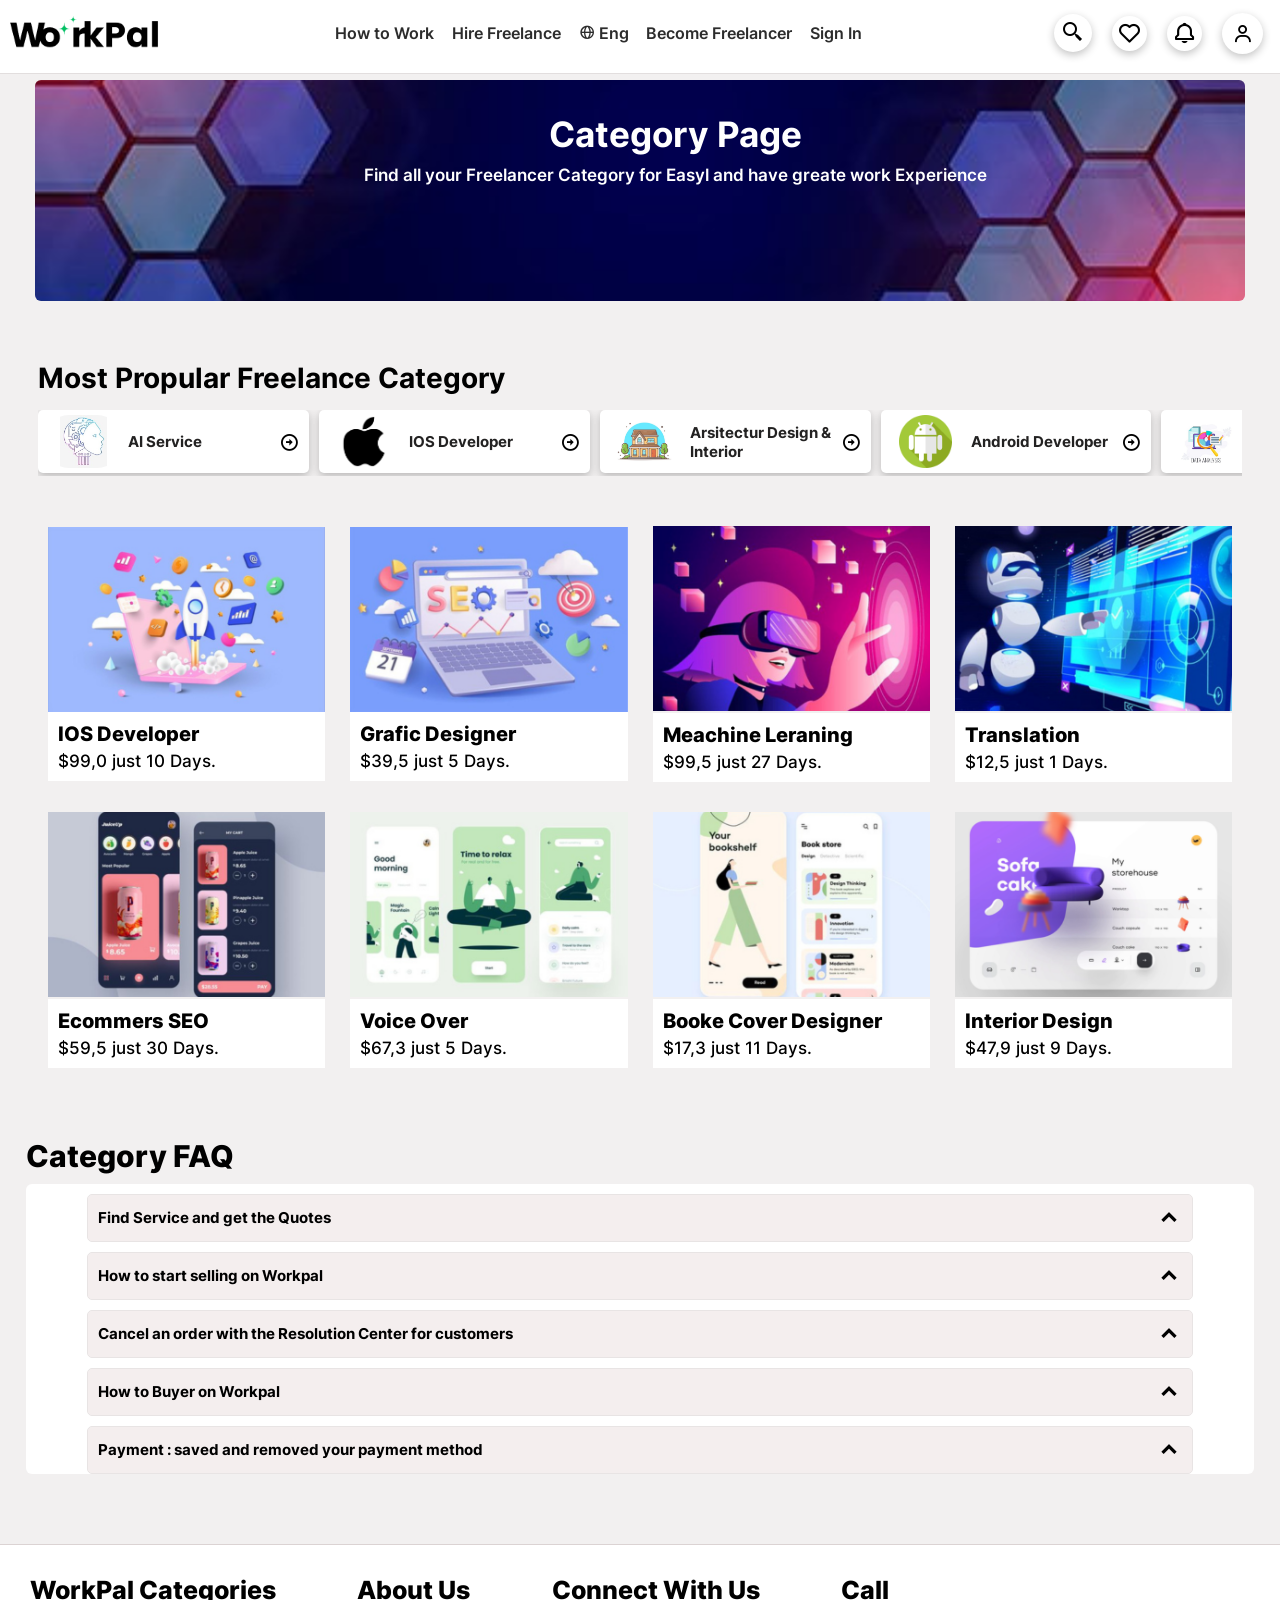
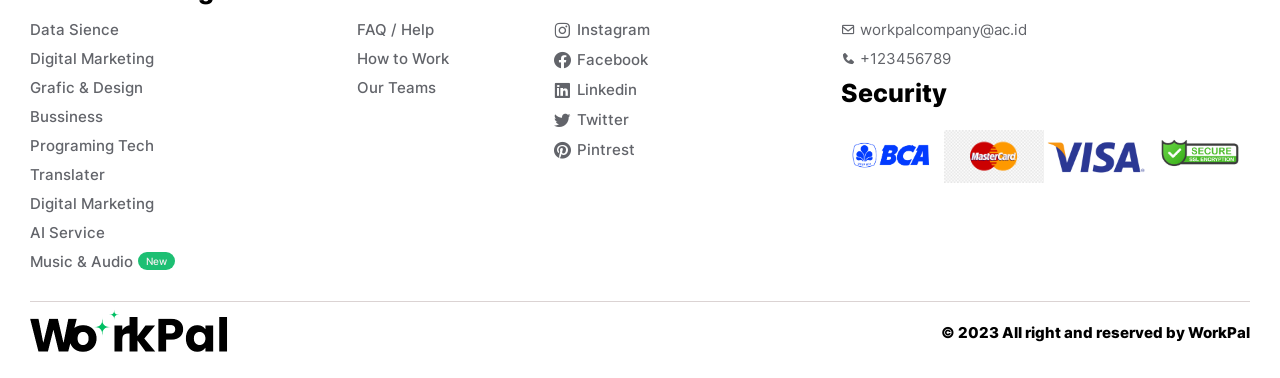
<file: page/category/category.html>
<!DOCTYPE html>
<html lang="en">

<head>
    <meta charset="UTF-8">
    <meta http-equiv="X-UA-Compatible" content="IE=edge">
    <meta name="description" content="Workpal is the web is provider to find freelance and held freelance">
    <meta name="viewport" content="width=device-width, initial-scale=1, maximum-scale=1, user-scalable=no">
    <link rel="apple-touch-icon" href="../../resource/image/logo-img.png" sizes="180x180">
    <link rel="icon" type="image/png" href="../../resource/image/logo-img.png" sizes="32x32">
    <link rel="icon" type="image/png" href="../../resource/image/logo-img.png" sizes="16x16">
    <link rel="stylesheet" href="../../style/core.css">
    <link rel="stylesheet" href="../../style/mobile.css">
    <link rel="stylesheet" href="../../plugins/boxicons-2.0.7/css/boxicons.css">
    <link rel="stylesheet" href="../../style/modals.css">
    <link rel="stylesheet" href="../../plugins/imageHover.css Version 2.0/css/imagehover.css">

    <title>WorkPal | Category</title>
</head>

<body>


    <!-- Start Header -->

    <header class="main-header">
        <div class="header-wrapper">
            <div class="logo-workpal">
                <span class="logo-img">
                    <a href="../../index.html">
                        <img src="../../resource/image/main-logo.png" alt="Logo Image">
                    </a>
                </span>
            </div>




            <nav class="workpal-nav" id="navigation-link" data-visible="false">
                <ul>
                    <li class="nav-link">
                        <a href="../about.html" class="text-link">How to Work</a>
                    </li>
                    <li class="nav-link">
                        <a href="../service-page.html" class="text-link">Hire Freelance</a>
                    </li>

                    <li class="nav-link">
                        <span><i class='bx bx-globe'></i> Eng</span>
                    </li>

                    <li class="nav-link">
                        <a href="../../freelance-page/become-freelance.html" class="text-link">Become Freelancer</a>
                    </li>

                    <li class="nav-link">
                        <a href="../login.html" class="text-link">Sign In</a>
                    </li>
                </ul>

            </nav>

            <div class="icons" id="toogleIcons">

                <button class="toogle-search-btn modal-show" id="toogle-search" data-modal-target="modals-search">
                    <i class='bx bx-search-alt-2'></i>
                    <i class='bx bx-x' id="x-search"></i>
                </button>

                <div class="wishlist">
                    <a href="../wishlist.html"><i class='bx bx-heart'></i></a>
                </div>

                <div class="cart" id="notification">
                    <i class='bx bx-bell'></i>
                </div>


                <div class="toogle-nav" id="toogle-nav" aria-expanded="false">
                    <i class='bx bxs-dashboard'></i>
                    <i class='bx bx-x sr-auto' id="sr-x"></i>
                </div>

                <div class="profile">
                    <a href="../../profile/client.html"><i class='bx bx-user' ></i></a>
                </div>
            </div>
        </div>

        <div class="notification-show">
            <div class="notification-header">
                <div class="left">
                    <i class='bx bx-bell'></i>
                </div>
                <h5>Notitication (3)</h5>
                <div class="close" id="notif-close">
                    <i class='bx bx-x'></i>
                </div>
            </div>
            <div class="notification-body">
                <div class="notif-content">
                    <div class="left-notif">
                        <img src="../../resource/image/bg-section/payment-success.jpg" alt="">
                        <div class="text-info">
                            <h4>Workpal Payment Success</h4>
                            <p>your payment form mr.Smith was done and now the work is being done</p>
                        </div>
                    </div>
                    <div class="right-notif">
                        <button class="btn-delete"><i class='bx bx-trash'></i></button>
                        <div class="time">
                            23 Agust 2023 , 17.00pm
                        </div>
                    </div>
                </div>

                <div class="notif-content">
                    <div class="left-notif">
                        <img src="../../resource/image/bg-section/notif.jpg" alt="">
                        <div class="text-info">
                            <h4>Checkout your Wishlist</h4>
                            <p>hire your freelance to work your task and job</p>
                        </div>
                    </div>
                    <div class="right-notif">
                        <button class="btn-delete"><i class='bx bx-trash'></i></button>
                        <div class="time">
                            24 september 2023 , 1.00pm
                        </div>
                    </div>
                </div>

                <div class="notif-content">
                    <div class="left-notif">
                        <img src="../../resource/image/bg-section/notif1 (2).jpg" alt="">
                        <div class="text-info">
                            <h4>Become a freelance ?</h4>
                            <p>Try to join us for easly have job and work and got client arround the country</p>
                        </div>
                    </div>
                    <div class="right-notif">
                        <button class="btn-delete"><i class='bx bx-trash'></i></button>
                        <div class="time">
                            30 october 2023 , 16.00pm
                        </div>
                    </div>
                </div>
            </div>
            <div class="footer-notif">
                <div class="setting">
                    <i class='bx bx-volume-full' id="footer-notif"></i>
                    <p id="sound-text">Sound</p>
                </div>
            </div>
        </div>

        <!-- Category Menu -->
        <div class="category-menu" id="categoryMenu">

            <div class="category-menu-wrapper">
                <div class="prev" id="prevNav">
                    <i class='bx bxs-chevron-left'></i>
                </div>
                <ul>
                    <li class="nav-link">
                        <a href="category.html">Digital Marketing</a>
                    </li>
                    <li class="nav-link">
                        <a href="category.html">Grafic & Design</a>
                    </li>
                    <li class="nav-link">
                        <a href="category.html">Data Sience</a>
                    </li>
                    <li class="nav-link">
                        <a href="category.html">Programing & Tech</a>
                    </li>
                    <li class="nav-link">
                        <a href="category.html">Business</a>
                    </li>
                    <li class="nav-link">
                        <a href="category.html">Animation</a>
                    </li>
                    <li class="nav-link">
                        <a href="category.html">Writer & Translater</a>
                    </li>
                    <li class="nav-link">
                        <a href="category.html">Music & Audio</a>
                    </li>
                    <li class="nav-link">
                        <a href="category.html">AI Service</a>
                    </li>
                    <li class="nav-link">
                        <a href="category.html">Artis Voice</a>
                    </li>
                    <li class="nav-link">
                        <a href="category.html">Logo Maker</a>
                    </li>

                </ul>

                <div class="next" id="nextNav">
                    <i class='bx bxs-chevron-right'></i>
                </div>
            </div>

        </div>
        <!-- End Category Menu -->
    </header>
    <!-- End Header -->



    <!-- Category Page -->

    <div class="category-banner">
        <div class="category-banner-content">
            <img src="../../resource/image/bg-section/banner-category.png" alt="">
            <div class="text">
                <h3>Category Page</h3>
                <p>Find all your Freelancer Category for Easyl and have greate work Experience </p>
            </div>
        </div>
    </div>

    <div class="category-slide-most-popular">
        <h3 class="title">Most Propular Freelance Category</h3>

        <div class="slider-wrapper">

            <div class="slider-content">
                <img src="../../resource/image/category/AI rep.jpg" class="img-slide-category" alt="">
                <span>AI Service</span>
                <i class='bx bx-right-arrow-circle'></i>
            </div>

            <div class="slider-content">
                <img src="../../resource/image/category/apple.png" class="img-slide-category" alt="">
                <span>IOS Developer</span>
                <i class='bx bx-right-arrow-circle'></i>
            </div>

            <div class="slider-content">
                <img src="../../resource/image/category/asitektur.jpg" class="img-slide-category" alt="">
                <span>Arsitectur Design & Interior</span>
                <i class='bx bx-right-arrow-circle'></i>
            </div>

            <div class="slider-content">
                <img src="../../resource/image/category/category.png" class="img-slide-category" alt="">
                <span>Android Developer</span>
                <i class='bx bx-right-arrow-circle'></i>
            </div>

            <div class="slider-content">
                <img src="../../resource/image/category/data-analis.jpg" class="img-slide-category" alt="">
                <span>Data Analyst</span>
                <i class='bx bx-right-arrow-circle'></i>
            </div>

            <div class="slider-content">
                <img src="../../resource/image/category/data-sience.jpg" class="img-slide-category" alt="">
                <span>Data Sience</span>
                <i class='bx bx-right-arrow-circle'></i>
            </div>

            <div class="slider-content">
                <img src="../../resource/image/category/grafic.jpg" class="img-slide-category" alt="">
                <span>Grafic Designer</span>
                <i class='bx bx-right-arrow-circle'></i>
            </div>

            <div class="slider-content">
                <img src="../../resource/image/category/SEO.jpg" class="img-slide-category" alt="">
                <span>SEO Marketing</span>
                <i class='bx bx-right-arrow-circle'></i>
            </div>

            <div class="slider-content">
                <img src="../../resource/image/category/video.jpg" class="img-slide-category" alt="">
                <span>Video Ads & Editing</span>
                <i class='bx bx-right-arrow-circle'></i>
            </div>

            <div class="slider-content">
                <img src="../../resource/image/category/animation.gif" class="img-slide-category" alt="">
                <span>Character Animation</span>
                <i class='bx bx-right-arrow-circle'></i>
            </div>

            <div class="slider-content">
                <img src="../../resource/image/category/bussines-consultan.jpg" class="img-slide-category" alt="">
                <span>Bussines Consultan</span>
                <i class='bx bx-right-arrow-circle'></i>
            </div>

            <div class="slider-content">
                <img src="../../resource/image/category/lengueage-translate.jpg" class="img-slide-category" alt="">
                <span>Translater lenguage</span>
                <i class='bx bx-right-arrow-circle'></i>
            </div>

            <div class="slider-content">
                <img src="../../resource/image/category/music.jpg" class="img-slide-category" alt="">
                <span>Audio & Music Editing</span>
                <i class='bx bx-right-arrow-circle'></i>
            </div>

        </div>
    </div>


    <div class="category-page">
        <div class="category-content-all">
            <div class="category-workpal">
                <figure class="imghvr-fade"><img src="../../resource/image/Workpal-freelanceImg/8.png"
                        alt="example-image">
                    <figcaption>
                        <div class="hovered-btn-wrapper">
                            <a href="../service-page.html" class="btn-hovered">Explore More</a>
                        </div>
                    </figcaption><a href="../service-page.html"></a>
                </figure>
                <div class="content-desc">
                    <h5>IOS Developer</h5>
                    <span>$99,0 just 10 Days.</span>
                </div>
            </div>

            <div class="category-workpal">
                <figure class="imghvr-fade"><img src="../../resource/image/Workpal-freelanceImg/7.png"
                        alt="example-image">
                    <figcaption>
                        <div class="hovered-btn-wrapper">
                            <a href="../service-page.html" class="btn-hovered">Explore More</a>
                        </div>
                    </figcaption><a href="../service-page.html"></a>
                </figure>
                <div class="content-desc">
                    <h5>Grafic Designer</h5>
                    <span>$39,5 just 5 Days.</span>
                </div>
            </div>

            <div class="category-workpal">
                <div class="image-hover">
                    <figure class="imghvr-fade"><img src="../../resource/image/Workpal-freelanceImg/6.png"
                            alt="example-image">
                        <figcaption>
                            <div class="hovered-btn-wrapper">
                                <a href="../service-page.html" class="btn-hovered">Explore More</a>
                            </div>
                        </figcaption><a href="../service-page.html"></a>
                    </figure>
                </div>
                <div class="content-desc">
                    <h5>Meachine Leraning</h5>
                    <span>$99,5 just 27 Days.</span>
                </div>
            </div>

            <div class="category-workpal">
                <div class="image-hover">
                    <figure class="imghvr-fade"><img src="../../resource/image/Workpal-freelanceImg/5.png"
                            alt="example-image">
                        <figcaption>
                            <div class="hovered-btn-wrapper">
                                <a href="../service-page.html" class="btn-hovered">Explore More</a>
                            </div>
                        </figcaption><a href="../service-page.html"></a>
                    </figure>
                </div>
                <div class="content-desc">
                    <h5>Translation </h5>
                    <span>$12,5 just 1 Days.</span>
                </div>
            </div>

            <div class="category-workpal">
                <div class="image-hover">
                    <figure class="imghvr-fade"><img src="../../resource/image/Workpal-freelanceImg/4.png"
                            alt="example-image">
                        <figcaption>
                            <div class="hovered-btn-wrapper">
                                <a href="../service-page.html" class="btn-hovered">Explore More</a>
                            </div>
                        </figcaption><a href="../service-page.html"></a>
                    </figure>
                </div>
                <div class="content-desc">
                    <h5>Ecommers SEO</h5>
                    <span>$59,5 just 30 Days.</span>
                </div>
            </div>

            <div class="category-workpal">
                <div class="image-hover">
                    <figure class="imghvr-fade"><img src="../../resource/image/Workpal-freelanceImg/3.png"
                            alt="example-image">
                        <figcaption>
                            <div class="hovered-btn-wrapper">
                                <a href="../service-page.html" class="btn-hovered">Explore More</a>
                            </div>
                        </figcaption><a href="../service-page.html"></a>
                    </figure>
                </div>
                <div class="content-desc">
                    <h5>Voice Over</h5>
                    <span>$67,3 just 5 Days.</span>
                </div>
            </div>


            <div class="category-workpal">
                <div class="image-hover">
                    <figure class="imghvr-fade"><img src="../../resource/image/Workpal-freelanceImg/2.png"
                            alt="example-image">
                        <figcaption>
                            <div class="hovered-btn-wrapper">
                                <a href="../service-page.html" class="btn-hovered">Explore More</a>
                            </div>
                        </figcaption><a href="../service-page.html"></a>
                    </figure>
                </div>
                <div class="content-desc">
                    <h5>Booke Cover Designer</h5>
                    <span>$17,3 just 11 Days.</span>
                </div>
            </div>

            <div class="category-workpal">
                <div class="image-hover">
                    <figure class="imghvr-fade"><img src="../../resource/image/Workpal-freelanceImg/1.png"
                            alt="example-image">
                        <figcaption>
                            <div class="hovered-btn-wrapper">
                                <a href="../service-page.html" class="btn-hovered">Explore More</a>
                            </div>
                        </figcaption><a href="../service-page.html"></a>
                    </figure>
                </div>
                <div class="content-desc">
                    <h5>Interior Design</h5>
                    <span>$47,9 just 9 Days.</span>
                </div>
            </div>



        </div>
    </div>




    <div class="category-acc">

        <h3>Category FAQ </h3>
        <div class="accordion-content">
            <div class="accrodion-left">
                <div class="faq">
                    <span>Find Service and get the Quotes <i class='bx bxs-chevron-up'></i></span>
                    <div class="faq-text">
                        <p>WorkPal offers thousands of services trying to find the perfect one for what you need can
                            seem difficult at first. However, WorkPal's search engine can help narrow down your search
                            to find the exact service you need.</p>

                        <li>Searching for a service</li>
                        <p>How it works
                            At the top of the homepage, enter the service you're looking for in the search bar and click
                            Search.
                            Even if you are just visiting WorkPal (not logged in), you can enter the service in the
                            homepage banner and click Search.
                            <br>
                            When you start typing into the search bar, autocomplete suggests the most common search
                            terms and/or the categories where you can find them.
                            For example: If you enter "logo," it will suggest "logo design."
                            <br>
                            Once directed to your results page, you will see a few filters at the top of the page.
                            Filters vary depending on the Gig category or subcategory.
                            Example: Graphics & Design has "Style," "File Format," and "Service Includes" to help narrow
                            down service requirements to ensure better results.
                            You can also set your preferred budget, delivery time, and any specific freelancer details
                            to narrow down your search.</p>
                    </div>
                </div>

                <div class="faq">
                    <span>How to start selling on Workpal <i class='bx bxs-chevron-up'></i></span>
                    <div class="faq-text">
                        <p>WorkPal have easly way to help you become a profesional Freelance</p>

                        <li>1.Ensure that you have enabled your seller account using your desktop.

                        <li>2.Open the app on a mobile device.</li>

                        <li>3.Click on the "account" icon (located at the bottom right of the screen).</li>

                        <li>4.Switch between buyer and seller modes using the toggle at the top of the page by turning
                            seller mode on/off. </li>
                    </div>
                </div>

                <div class="faq">
                    <span>Cancel an order with the Resolution Center for customers <i class='bx bxs-chevron-up'></i>
                    </span>
                    <div class="faq-text">
                        </p>
                        <p>The Resolution Center is a great resource to solve issues quickly and easily between a
                            customer and freelancer, without the need to contact Customer Support. </p>

                        <b> Please note: The resolution center is unavailable for completed and canceled orders.</b>


                        <li>1.You can go to your cart list </li>
                        <li>2.You also can contact Us on @workpalcompany.co.id </li>

                    </div>
                </div>

                <div class="faq">
                    <span>How to Buyer on Workpal <i class='bx bxs-chevron-up'></i></span>
                    <div class="faq-text">
                        <p>We're sure that you have a million questions—and we're here to answer them!
                            Click on the section where you need answers, or scroll through for a comprehensive overview
                            of the most common questions from our buyers.

                        </p>

                        <h4>Make a Payment</h4>

                        <li>1.On the Confirm & Pay page > Credit & Debit Cards.</li>
                        <li>2.Mark the save as default checkbox.</li>
                        <li>3.Complete the required card details.</li>
                        <li>4.Click Make Payment.</li>
                        <li>5.Your card details will now be saved for the next purchase!</li>

                        <h4>Removing a saved payment method</h4>
                        <li>1. go to profile</li>
                        <li>2. and remove your payment method</li>
                    </div>
                </div>

                <div class="faq">
                    <span>Payment : saved and removed your payment method <i class='bx bxs-chevron-up'></i></span>
                    <div class="faq-text">
                        <p>We're provide many payment method for our custemers and our freelance to make more flexible
                            in all case

                        </p>

                        <h4>Account management
                        </h4>
                        <li>1. How can I tell if a seller is on or offline?
                        </li>
                        <p>The small circle next to each Workpal customer’s username lets you know if the seller you're
                            working with is on or offline (green is online; grey is offline). Whether logged in via
                            desktop or mobile, you can quickly see which sellers are available for an immediate
                            response. Find a seller's status on their profile, in your Inbox/Order conversations, and on
                            sellers' Gig pages. What's more is that you can filter marketplace results according to
                            online sellers—from the Category, Subcategory, and advanced search pages. For more, see
                            Managing Your Account.

                        </p>
                    </div>
                </div>


            </div>
        </div>

    </div>

    <!-- End Category  -->





    <p id="to-top" class="to-top">
        <a href="#top" class="top-link"><i class='bx bx-arrow-to-top'></i></a>
    </p>



    <div class="section-footer">
        <div class="footer-wrapper">
            <div class="footer-content">
                <div class="quick-link">
                    <h4>WorkPal Categories</h4>
                    <li class="footer-link">
                        <a href="">Data Sience</a>
                        <a href="">Digital Marketing</a>
                        <a href="">Grafic & Design</a>
                        <a href="">Bussiness</a>
                        <a href="">Programing Tech</a>
                        <a href="">Translater</a>
                        <a href="">Digital Marketing</a>
                        <a href="">AI Service</a>
                        <a href="">Music & Audio <p class="btn-small-rounded">New</p> </a>
                    </li>
                </div>

                <div class="quick-link">
                    <h4>About Us</h4>
                    <li class="footer-link">
                        <a href="">FAQ / Help</a>
                        <a href=""> How to Work</a>
                        <a href="">Our Teams</a>
                    </li>
                </div>


                <div class="quick-link">
                    <h4>Connect with Us</h4>
                    <li class="footer-link">
                        <a href="" class="social-link"><i class='bx bxl-instagram instagram'></i> Instagram</a>
                        <a href="" class="social-link"> <i class='bx bxl-facebook-circle facebook'></i> Facebook</a>
                        <a href="" class="social-link"><i class='bx bxl-linkedin-square linkedin'></i> Linkedin</a>
                        <a href="" class="social-link"><i class='bx bxl-twitter twitter'></i> Twitter</a>
                        <a href="" class="social-link"><i class='bx bxl-pinterest pintrest'></i> Pintrest</a>
                    </li>
                </div>

                <div class="quick-link">
                    <div class="top-content">
                        <h4>Call</h4>
                        <a href=""><i class='bx bx-envelope'></i> workpalcompany@ac.id</a>
                        <a href=""><i class='bx bxs-phone'></i> +123456789</a>
                    </div>

                    <div class="bottom-content">
                        <h4>Security</h4>
                        <img src="../../resource/image/security/BCA.webp" alt="" class="security">
                        <img src="../../resource/image/security/master-card.png" alt="" class="security">
                        <img src="../../resource/image/security/visa.png" alt="" class="security">
                        <img src="../../resource/image/security/ssl.jpg" alt="" class="security">

                    </div>
                </div>
            </div>

            <div class="bottom-footer">
                <a href="../../index.html"><img src="../../resource/image/main-logo.png" alt="" class="logo"></a>
                <p>&copy; 2023 All right and reserved by WorkPal</p>
            </div>
        </div>
    </div>



    <!-- Modals -->

    <section class="modal-container" id="modals-search">
        <div class="modal-box">
            <div class="modal-header">
                <div class="close-btn" id="close-modal">
                    <i class='bx bx-x'></i>
                </div>
            </div>

            <div class="modal-content">
                <div class="search-container">
                    <form action="#" method="#" class="search-form">
                        <input type="search" name="search" id="search"
                            placeholder="What Freelance service are you looking for now..." autocomplete="off"
                            class="search-input">
                        <button class="search-btn"><i class='bx bx-search'></i></button>
                    </form>

                    <div class="result-search-box">
                        <ul>
                            <li class="content-result-search">
                                Freelancer Web Design <div class="btn-popular">Popular</div>
                            </li>
                            <li class="content-result-search">
                                Best Freelancer for Logo Maker
                            </li>
                            <li class="content-result-search">
                                Cheaper Freelance
                            </li>
                            <li class="content-result-search">
                                Freelancer with best Rating
                            </li>
                            <li class="content-result-search">
                                SEO for Website Enggine
                            </li>
                            <li class="content-result-search">
                                How to fix Ai bugs <div class="btn-popular">Popular</div>
                            </li>
                        </ul>
                    </div>

                    <p class="not-found">Result Not Found</p>

                    <div class="history-search">
                        <div class="history">
                            <i class='bx bx-x'></i>
                            <p> Ai Maker with Python</p>
                        </div>
                        <div class="history">
                            <i class='bx bx-x'></i>
                            <p>Profesional Photografer</p>
                        </div>

                        <div class="history">
                            <i class='bx bx-x'></i>
                            <p>Developer Eccommers Apps</p>
                        </div>
                    </div>

                </div>
            </div>
        </div>
    </section>



    <!-- End WishList Section -->
    <script src="../../plugins/jquery v3.6.0/jquery.js"></script>
    <script src="../../plugins/smooth-scroll v15.1.3/dist/smooth-scroll.polyfills.js"></script>
    <script src="../../plugins/Fancybox v3/source/jquery.fancybox.js"></script>
    <script src="../../plugins/Fancybox v3/source/helpers/jquery.fancybox-buttons.js"></script>
    <script src="../../script/script.js"></script>
</body>

</html>
</file>
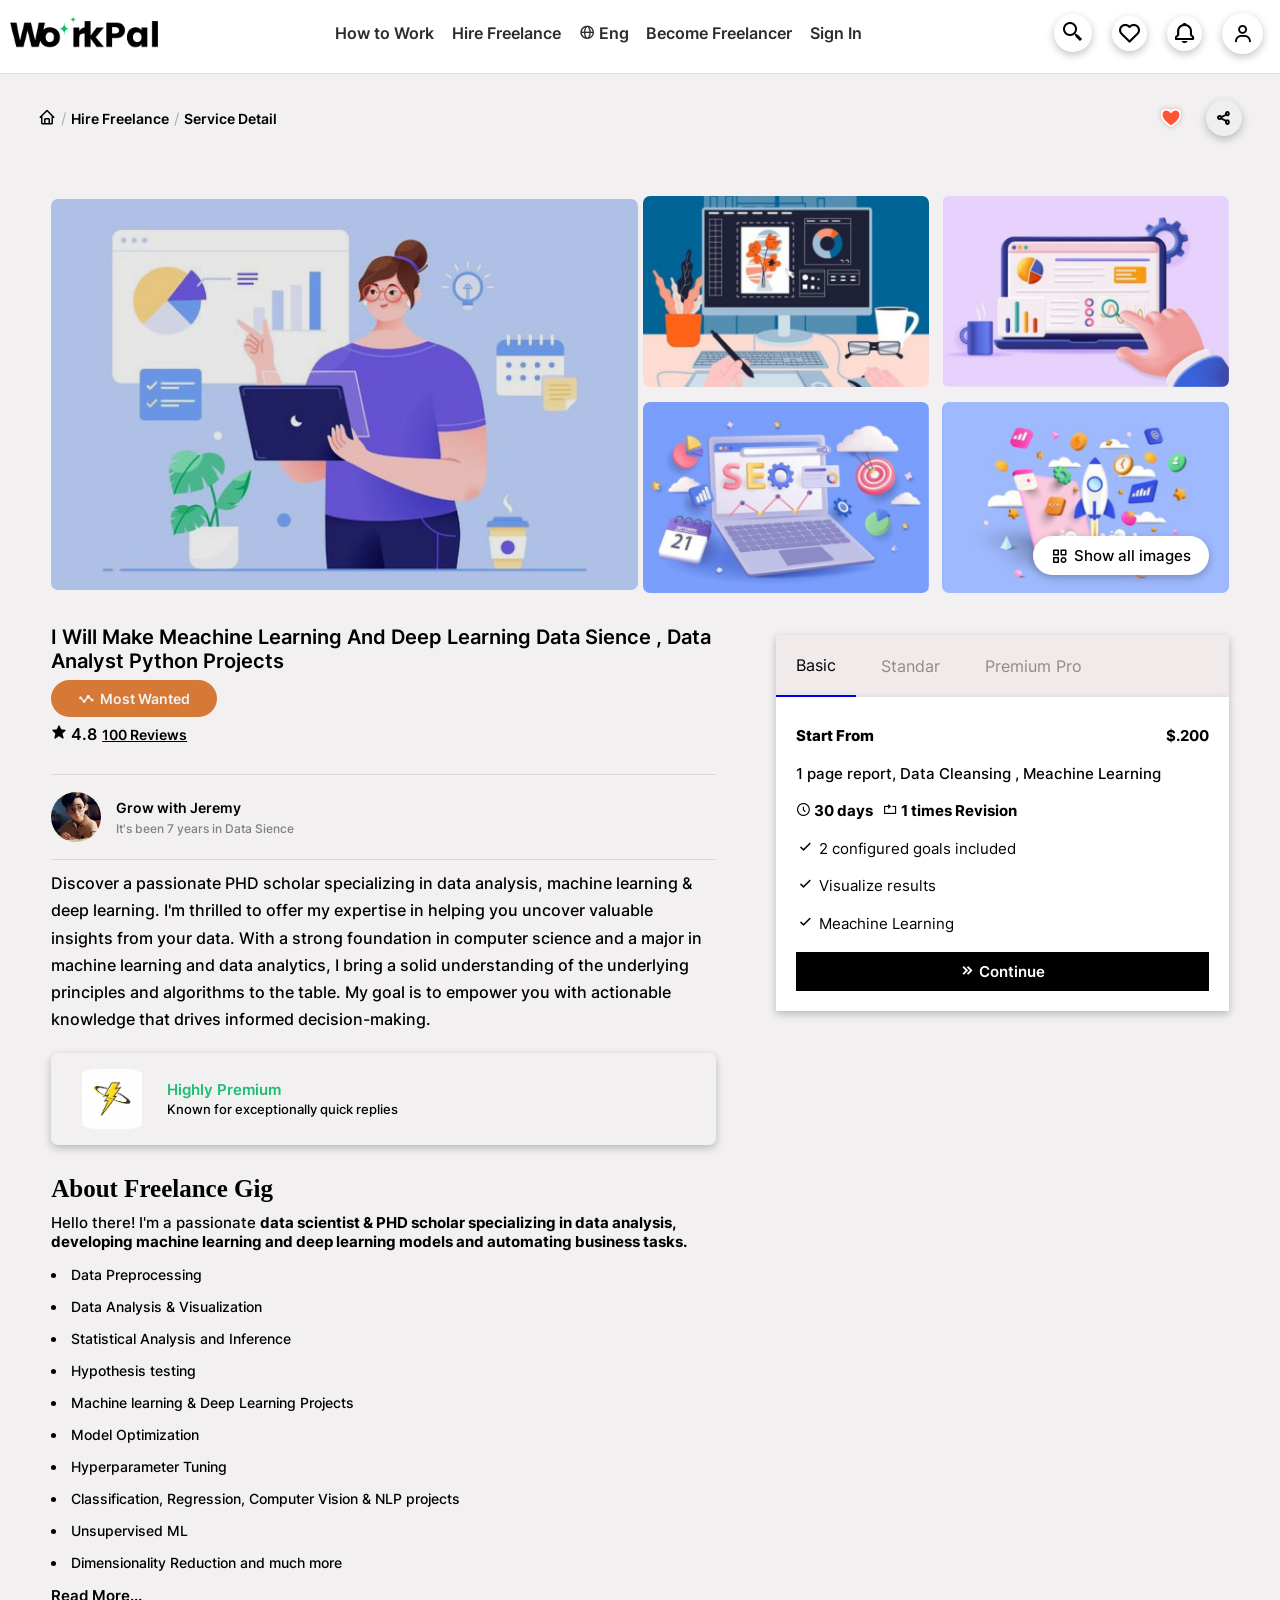
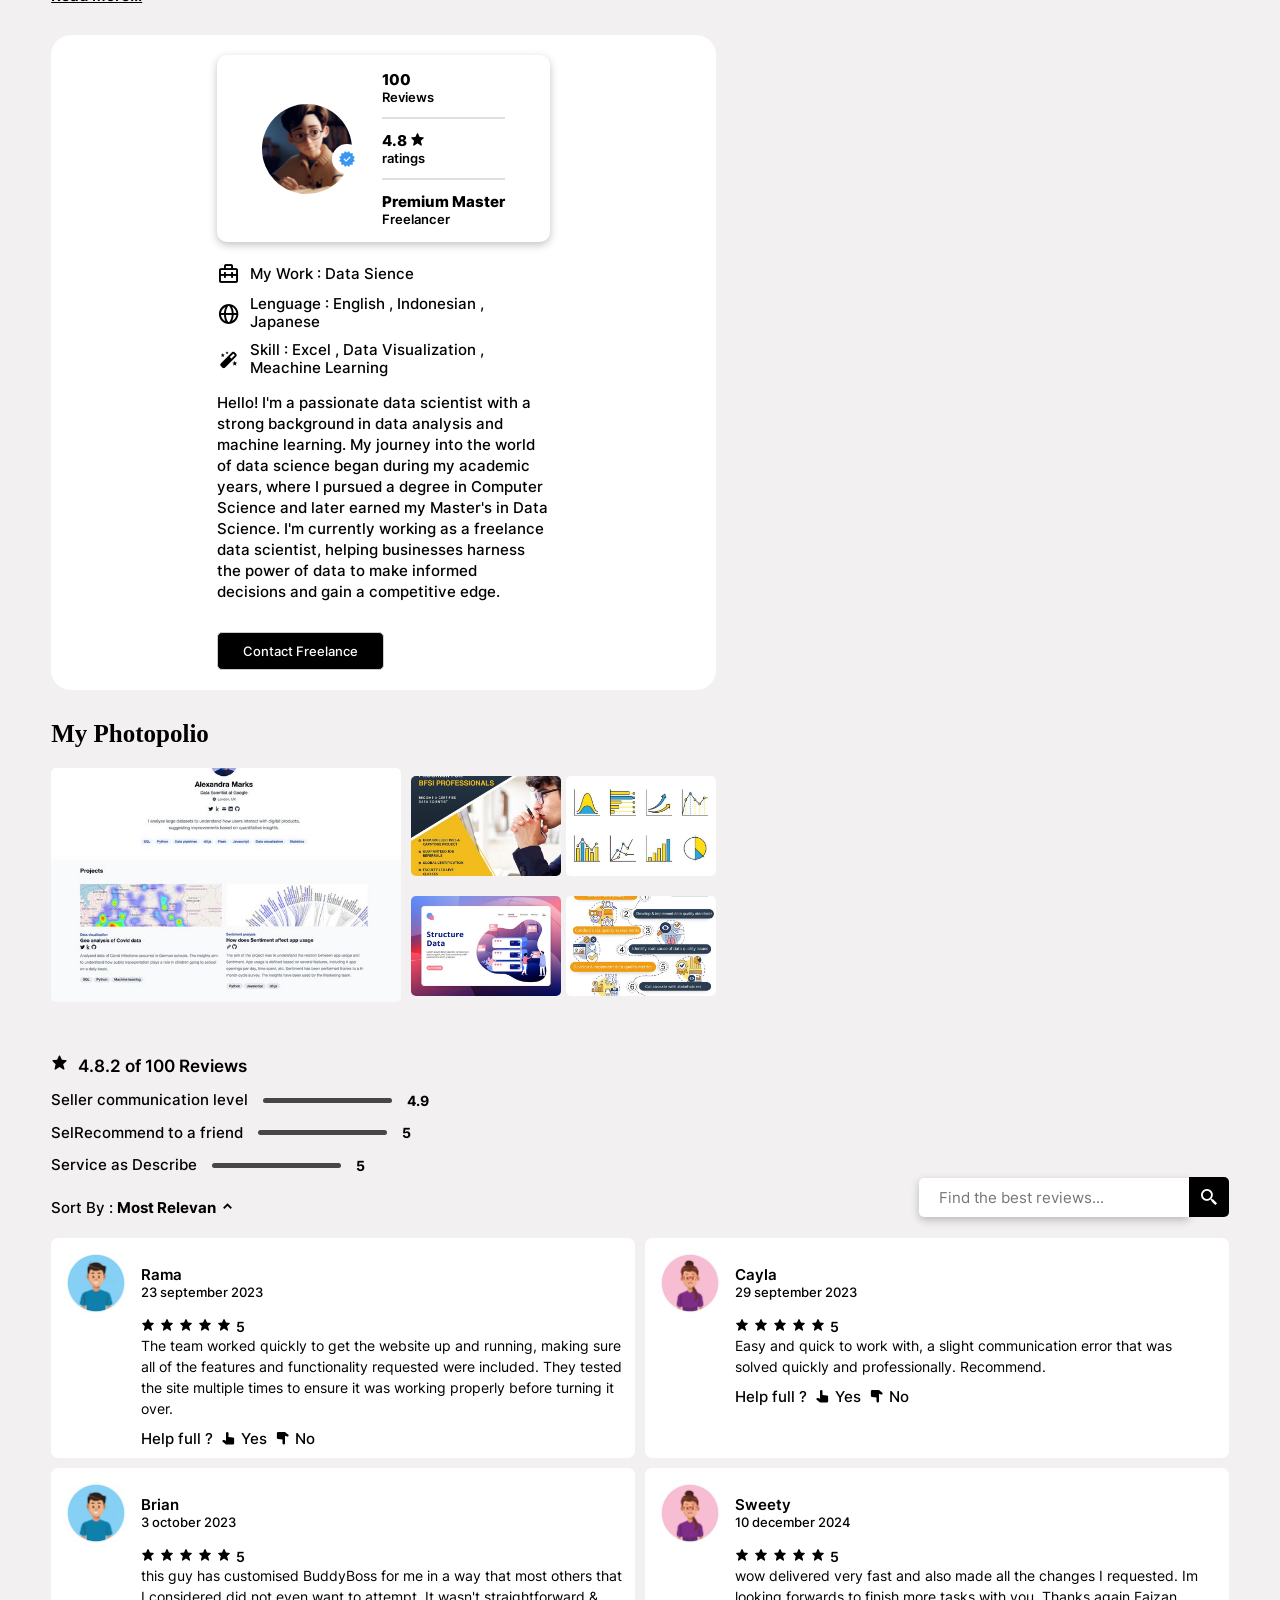
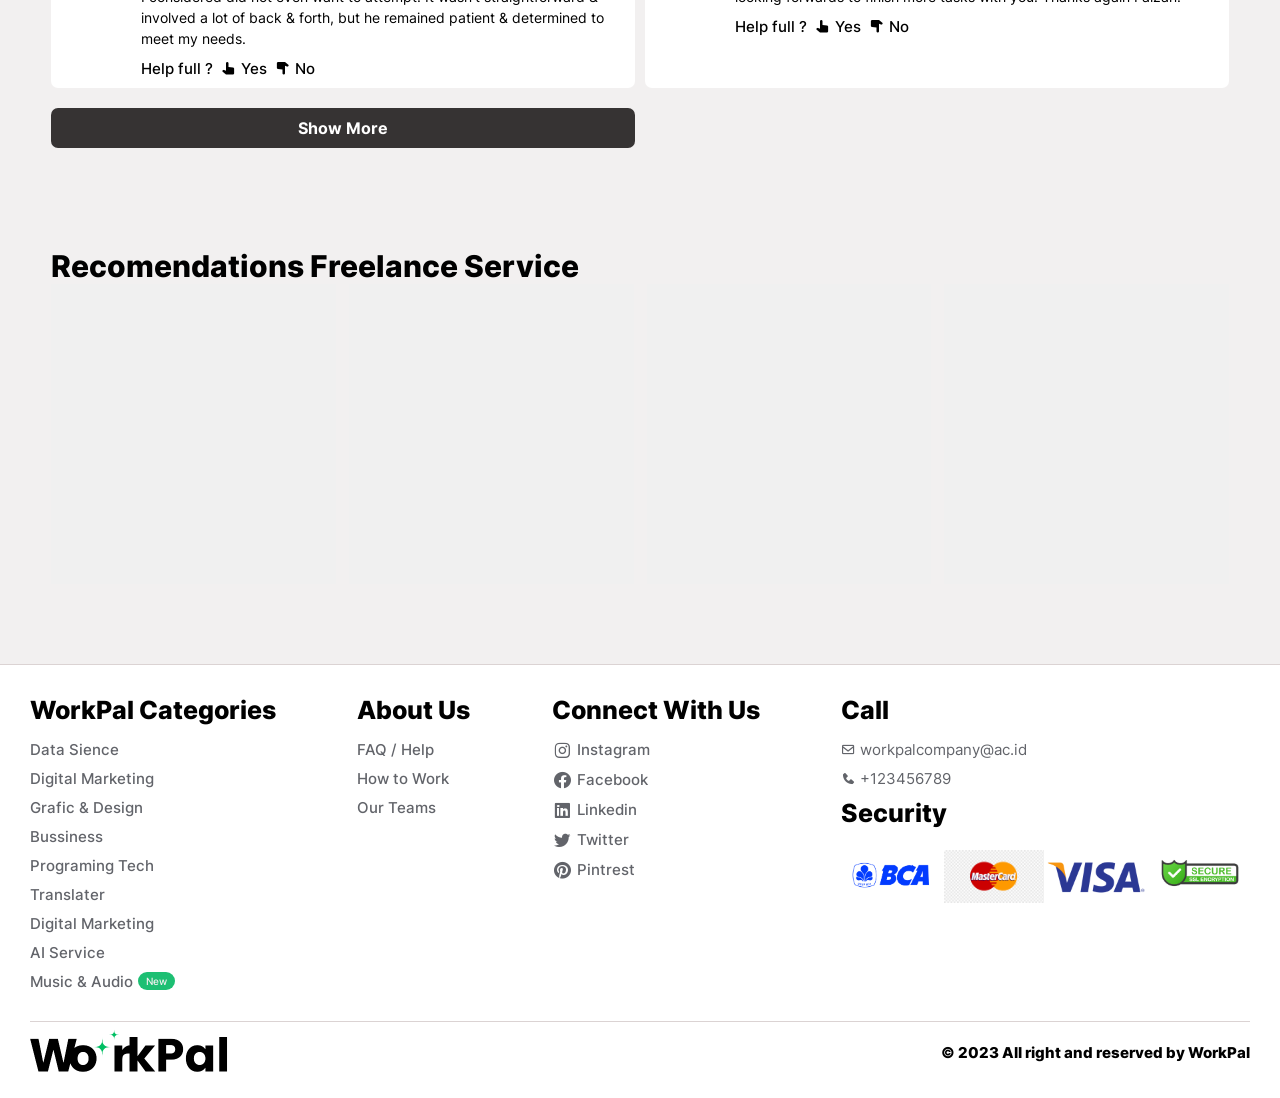
<file: page/details/detail-service.html>
<!DOCTYPE html>
<html lang="en">

<head>
    <meta charset="UTF-8">
    <meta http-equiv="X-UA-Compatible" content="IE=edge">
    <meta name="description" content="Workpal is the web is provider to find freelance and held freelance">
    <meta name="viewport" content="width=device-width, initial-scale=1, maximum-scale=1, user-scalable=no">
    <link rel="apple-touch-icon" href="../../resource/image/logo-img.png" sizes="180x180">
    <link rel="icon" type="image/png" href="../../resource/image/logo-img.png" sizes="32x32">
    <link rel="icon" type="image/png" href="../../resource/image/logo-img.png" sizes="16x16">
    <link rel="stylesheet" href="../../style/core.css">
    <link rel="stylesheet" href="../../style/mobile.css">
    <link rel="stylesheet" href="../../plugins/boxicons-2.0.7/css/boxicons.css">
    <link rel="stylesheet" href="../../style/modals.css">
    <link rel="stylesheet" href="../../plugins/Fancybox v3/source/jquery.fancybox.css">
    </link>
    <link rel="stylesheet" href="../../plugins/Fancybox v3/source/helpers/jquery.fancybox-buttons.css">
    </link>

    <title>WorkPal | Service Detail</title>
</head>

<body>


    <!-- Start Header -->

    <header class="main-header">
        <div class="header-wrapper">
            <div class="logo-workpal">
                <span class="logo-img">
                    <a href="../../index.html">
                        <img src="../../resource/image/main-logo.png" alt="Logo Image">
                    </a>
                </span>
            </div>




            <nav class="workpal-nav" id="navigation-link" data-visible="false">
                <ul>
                    <li class="nav-link">
                        <a href="../about.html" class="text-link">How to Work</a>
                    </li>
                    <li class="nav-link">
                        <a href="../service-page.html" class="text-link">Hire Freelance</a>
                    </li>

                    <li class="nav-link">
                        <span><i class='bx bx-globe'></i> Eng</span>
                    </li>

                    <li class="nav-link">
                        <a href="../../freelance-page/become-freelance.html" class="text-link">Become Freelancer</a>
                    </li>

                    <li class="nav-link">
                        <a href="../login.html" class="text-link">Sign In</a>
                    </li>
                </ul>

            </nav>

            <div class="icons" id="toogleIcons">

                <button class="toogle-search-btn modal-show" id="toogle-search" data-modal-target="modals-search">
                    <i class='bx bx-search-alt-2'></i>
                    <i class='bx bx-x' id="x-search"></i>
                </button>

                <div class="wishlist">
                    <a href="../wishlist.html"><i class='bx bx-heart'></i></a>
                </div>

                <div class="cart" id="notification">
                    <i class='bx bx-bell'></i>
                </div>


                <div class="toogle-nav" id="toogle-nav" aria-expanded="false">
                    <i class='bx bxs-dashboard'></i>
                    <i class='bx bx-x sr-auto' id="sr-x"></i>
                </div>

                <div class="profile">
                    <a href="../../profile/client.html"><i class='bx bx-user'></i></a>
                </div>
            </div>
        </div>

        <div class="notification-show">
            <div class="notification-header">
                <div class="left">
                    <i class='bx bx-bell'></i>
                </div>
                <h5>Notitication (3)</h5>
                <div class="close" id="notif-close">
                    <i class='bx bx-x'></i>
                </div>
            </div>
            <div class="notification-body">
                <div class="notif-content">
                    <div class="left-notif">
                        <img src="../../resource/image/bg-section/payment-success.jpg" alt="">
                        <div class="text-info">
                            <h4>Workpal Payment Success</h4>
                            <p>your Money form mr.Smith was done and now the work is being done</p>
                        </div>
                    </div>
                    <div class="right-notif">
                        <button class="btn-delete"><i class='bx bx-trash'></i></button>
                        <div class="time">
                            23 Agust 2023 , 17.00pm
                        </div>
                    </div>
                </div>

                <div class="notif-content">
                    <div class="left-notif">
                        <img src="../../resource/image/bg-section/notif.jpg" alt="">
                        <div class="text-info">
                            <h4>Checkout your Inbox</h4>
                            <p>new task was found.</p>
                        </div>
                    </div>
                    <div class="right-notif">
                        <button class="btn-delete"><i class='bx bx-trash'></i></button>
                        <div class="time">
                            24 september 2023 , 1.00pm
                        </div>
                    </div>
                </div>

                <div class="notif-content">
                    <div class="left-notif">
                        <img src="../../resource/image/bg-section/notif1 (2).jpg" alt="">
                        <div class="text-info">
                            <h4>Become a Pro freelance ?</h4>
                            <p>Try to join us for easly have job and work and got client arround the country</p>
                        </div>
                    </div>
                    <div class="right-notif">
                        <button class="btn-delete"><i class='bx bx-trash'></i></button>
                        <div class="time">
                            30 october 2023 , 16.00pm
                        </div>
                    </div>
                </div>
            </div>
            <div class="footer-notif">
                <div class="setting">
                    <i class='bx bx-volume-full' id="footer-notif"></i>
                    <p id="sound-text">Sound</p>
                </div>
            </div>
        </div>


        <!-- Category Menu -->
        <div class="category-menu" id="categoryMenu">

            <div class="category-menu-wrapper">
                <div class="prev" id="prevNav">
                    <i class='bx bxs-chevron-left'></i>
                </div>
                <ul>
                    <li class="nav-link">
                        <a href="../category/category.html">Digital Marketing</a>
                    </li>
                    <li class="nav-link">
                        <a href="../category/category.html">Grafic & Design</a>
                    </li>
                    <li class="nav-link">
                        <a href="../category/category.html">Data Sience</a>
                    </li>
                    <li class="nav-link">
                        <a href="../category/category.html">Programing & Tech</a>
                    </li>
                    <li class="nav-link">
                        <a href="../category/category.html">Business</a>
                    </li>
                    <li class="nav-link">
                        <a href="../category/category.html">Animation</a>
                    </li>
                    <li class="nav-link">
                        <a href="../category/category.html">Writer & Translater</a>
                    </li>
                    <li class="nav-link">
                        <a href="../category/category.html">Music & Audio</a>
                    </li>
                    <li class="nav-link">
                        <a href="../category/category.html">AI Service</a>
                    </li>
                    <li class="nav-link">
                        <a href="../category/category.html">Artis Voice</a>
                    </li>
                    <li class="nav-link">
                        <a href="../category/category.html">Logo Maker</a>
                    </li>

                </ul>

                <div class="next" id="nextNav">
                    <i class='bx bxs-chevron-right'></i>
                </div>
            </div>

        </div>
        <!-- End Category Menu -->
    </header>
    <!-- End Header -->



    <!-- Main -->

    <div class="sub-link-wrapper">
        <div class="sub-link">
            <a href="../../index.html"><i class='bx bx-home'></i></a>
            <span>/</span>
            <a href="../service-page.html" class="link">Hire Freelance</a>
            <span>/</span>
            <a href="detail-service.html" class="link">Service Detail</a>
        </div>

        <div class="right-share">
            <span class="wishlist-heart active" id="img-heartlist"></span>
            <button class="btn-shared modal-show" data-modal-target="share-modal">
                <i class='bx bx-share-alt'></i>
            </button>
        </div>
    </div>


    <div class="wrapper-service-detail">
        <div class="content-service-detail">
            <div class="service-detail-img">
                <div class="images-left">
                    <a class="fancybox fancybox-buttons" data-fancybox-group="button"
                        href="../../resource/image/Workpal-freelanceImg/biiger-img.jpg"><img
                            src="../../resource/image/Workpal-freelanceImg/biiger-img.jpg" alt=""></a>
                </div>
                <div class="img-right">
                    <a class="fancybox fancybox-buttons" data-fancybox-group="button"
                        href="../../resource/image/Workpal-freelanceImg/20.png"> <img
                            src="../../resource/image/Workpal-freelanceImg/20.png" alt=""></a>
                    <a class="fancybox fancybox-buttons" data-fancybox-group="button"
                        href="../../resource/image/Workpal-freelanceImg/10.png"><img
                            src="../../resource/image/Workpal-freelanceImg/10.png" alt=""></a>
                    <a class="fancybox fancybox-buttons" data-fancybox-group="button"
                        href="../../resource/image/Workpal-freelanceImg/7.png"><img
                            src="../../resource/image/Workpal-freelanceImg/7.png" alt=""></a>
                    <a class="fancybox fancybox-buttons" data-fancybox-group="button"
                        href="../../resource/image/Workpal-freelanceImg/8.png"><img
                            src="../../resource/image/Workpal-freelanceImg/8.png" alt=""></a>
                    <a class="fancybox fancybox-buttons show-all-img" data-fancybox-group="button"
                        href="../../resource/image/Workpal-freelanceImg/17.png">
                        <i class='bx bx-category'></i>
                        <p>Show all images</p>
                    </a>

                </div>
            </div>
            <div class="service-detail-info">
                <div class="left-content-detail">
                    <div class="title-gig">
                        <h4>I will make Meachine learning and deep learning data sience , data Analyst Python projects</h4>
                        <span class="status-gig"> <i class='bx bx-stats'></i>
                            <p>Most Wanted</p>
                        </span>
                        <div class="gig-rating">
                            <div class="star">
                                <i class='bx bxs-star'></i> 4.8
                            </div>
                            <p>100 Reviews</p>
                        </div>
                    </div>


                    <div class="freelance-img">
                        <img src="../../resource/image/bg-section/Desain tanpa judul (34).png" alt="">
                        <div class="text">
                            <h5>Grow with Jeremy</h5>
                            <p>It's been 7 years in Data Sience</p>
                        </div>
                    </div>

                    <div class="text-overview">
                        <p>
                            Discover a passionate PHD scholar specializing in data analysis, machine learning & deep
                            learning. I'm thrilled to offer my expertise in helping you uncover valuable insights from
                            your data. With a strong foundation in computer science and a major in machine learning and
                            data analytics, I bring a solid understanding of the underlying principles and algorithms to
                            the table. My goal is to empower you with actionable knowledge that drives informed
                            decision-making.
                        </p>
                    </div>

                    <div class="job-status">
                        <img src="../../resource/image/Workpal-freelanceImg/thunder-premium.jpg" alt="">
                        <div class="text">
                            <p>Highly Premium</p>
                            <span>Known for exceptionally quick replies</span>
                        </div>
                    </div>


                    <div class="about-gig">
                        <h5>About Freelance Gig</h5>
                        <div class="text-about-gig" id="read-more">
                            <p>Hello there! I'm a passionate <b> data scientist & PHD scholar specializing in data
                                    analysis, developing machine learning and deep learning models and automating
                                    business tasks.</b></p>

                            <p>Using Python and other cutting-edge tools, I'll develop robust models and conduct
                                thorough analyses to extract meaningful patterns from your data. <b> I am proficient in
                                    python and its libraries like numpy, pandas, matplotlib, seaborn, scikit learn,
                                    tensorflow, keras and etc.</b></p>

                            <p> <b>I am offering following services:</b></p>

                            <li>Data Preprocessing</li>
                            <li>Data Analysis & Visualization</li>
                            <li>Statistical Analysis and Inference</li>
                            <li>Hypothesis testing</li>
                            <li>Machine learning & Deep Learning Projects</li>
                            <li>Model Optimization</li>
                            <li>Hyperparameter Tuning</li>
                            <li>Classification, Regression, Computer Vision & NLP projects</li>
                            <li>Unsupervised ML</li>
                            <li>Dimensionality Reduction and much more</li>


                            <p> <b>I have exceptional expertise in the following algorithms: </b></p>

                            <span>KNN, Decision Trees, Random Forest, SVM, Logistic Regression, Gradient Boosting, Ada
                                Boost, ANN, CNN, RNN, KMeans, DBSCAN, PCA, NOT LIMITED TO THESE</span>

                            <p><i><b>I always prioritize the need of my customers and believe in top quality work with
                                        on time delivery and 100% customer satisfaction. Order now to get your data
                                        science problem and project solved!</b></i></p>

                            <a href="javascript::void(0)" id="read-more-toggle" class="read-more">Read More...</a>
                        </div>
                    </div>


                    <div class="contact-your-freelance">
                        <div class="section-profile">
                            <div class="top">
                                <div class="left">
                                    <img src="../../resource/image/bg-section/Desain tanpa judul (34).png" alt="">
                                    <img src="../../resource/image/Workpal-freelanceImg/verif.png" class="verif" alt="">
                                </div>
                                <div class="right">
                                    <div class="status">
                                        <h5>100</h5>
                                        <p>Reviews</p>
                                    </div>
                                    <hr>
                                    <div class="status">
                                        <h5>4.8 <i class='bx bxs-star'></i></h5>
                                        <p>ratings</p>
                                    </div>
                                    <hr>

                                    <div class="status">
                                        <h5>Premium Master</h5>
                                        <p>Freelancer</p>
                                    </div>
                                </div>
                            </div>


                            <div class="about-f-all">
                                <i class='bx bx-briefcase-alt-2'></i>
                                <p>My Work : Data Sience</p>
                            </div>

                            <div class="about-f-all">
                                <i class='bx bx-globe'></i>
                                <p>Lenguage : English , Indonesian , Japanese</p>
                            </div>

                            <div class="about-f-all">
                                <i class='bx bxs-magic-wand'></i>
                                <p>Skill : Excel , Data Visualization , Meachine Learning</p>
                            </div>

                            <span>Hello! I'm a passionate data scientist with a strong background in data analysis and
                                machine learning. My journey into the world of data science began during my academic
                                years, where I pursued a degree in Computer Science and later earned my Master's in Data
                                Science. I'm currently working as a freelance data scientist, helping businesses harness
                                the power of data to make informed decisions and gain a competitive edge.

                            </span>

                            <button class="btn-message-host">Contact Freelance</button>

                        </div>
                    </div>


                    <div class="photopolio">
                        <h5>My Photopolio</h5>
                        <div class="freelance-photopolio">
                            <div class="img-left">
                                <img src="../../resource/image/Workpal-freelanceImg/data-sience.jpg" alt="">
                            </div>
                            <div class="img-right">
                                <img src="../../resource/image/Workpal-freelanceImg/data-sience-2.jpg" alt="">
                                <img src="../../resource/image/Workpal-freelanceImg/data-sience-4.jpg" alt="">
                                <img src="../../resource/image/Workpal-freelanceImg/data-sience5.jpg" alt="">
                                <img src="../../resource/image/Workpal-freelanceImg/data-sience-3.jpg" alt="">
                            </div>
                        </div>
                    </div>
                </div>

                <!-- Start Right -->
                <div class="right-content-detail">
                    <div class="hire-gig">
                        <div class="content-menu-profile">
                            <div class="header-link">
                                <div class="link-sub active" data-tab="Basic">
                                    <a href="javascript:void(0)">Basic</a>
                                </div>
                                <div class="link-sub" data-tab="standar">
                                    <a href="javascript:void(0)">Standar</a>
                                </div>
                                <div class="link-sub" data-tab="premium">
                                    <a href="javascript:void(0)">Premium Pro</a>
                                </div>
                            </div>

                            <div class="subs-menu-content-show">
                                <div class="basic-freelance" id="Basic">
                                    <div class="title">
                                        <span>Start From</span>
                                        <p>$.200</p>
                                    </div>
                                    <div class="desc-basic">
                                        <p>
                                            1 page report, Data Cleansing , Meachine Learning
                                        </p>

                                        <div class="time-done">
                                            <span><i class='bx bx-time-five'></i> 30 days</span>
                                            <span><i class='bx bx-repeat'></i> 1 times Revision</span>
                                        </div>

                                        <div class="includes">
                                            <span><i class='bx bx-check'></i>2 configured goals included</span>
                                            <span><i class='bx bx-check'></i>Visualize results</span>
                                            <span><i class='bx bx-check'></i>Meachine Learning</span>
                                        </div>

                                        <button class="btn-checkout"><a href="../../checkout/checkout.html"><i
                                                    class='bx bxs-chevrons-right'></i> Continue</a></button>
                                    </div>
                                </div>



                                <div class="basic-freelance" id="premium">
                                    <div class="title">
                                        <span>Start From</span>
                                        <p>$.700</p>
                                    </div>
                                    <div class="desc-basic">
                                        <p>
                                            9 page report, Data Cleansing , Meachine Learning , chart data , AI repair
                                        </p>

                                        <div class="time-done">
                                            <span><i class='bx bx-time-five'></i> 25 days</span>
                                            <span><i class='bx bx-repeat'></i> 5 times Revision</span>
                                            <span><i class='bx bx-repeat'></i> free consultan only 1 years</span>
                                        </div>

                                        <div class="includes">
                                            <span><i class='bx bx-check'></i>13 configured goals included</span>
                                            <span><i class='bx bx-check'></i>Visualize results</span>
                                            <span><i class='bx bx-check'></i>Meachine Learning</span>
                                            <span><i class='bx bx-check'></i>MChart Data</span>
                                            <span><i class='bx bx-check'></i>AI repair for Premium</span>
                                        </div>

                                        <button class="btn-checkout"><a href="../../checkout/checkout.html"><i
                                                    class='bx bxs-chevrons-right'></i> Continue</a></button>
                                    </div>
                                </div>

                                <div class="basic-freelance" id="standar">
                                    <div class="title">
                                        <span>Start From</span>
                                        <p>$.400</p>
                                    </div>
                                    <div class="desc-basic">
                                        <p>
                                            3 page report, Data Cleansing , Meachine Learning , chart data
                                        </p>

                                        <div class="time-done">
                                            <span><i class='bx bx-time-five'></i> 30 days</span>
                                            <span><i class='bx bx-repeat'></i> 2 times Revision</span>
                                        </div>

                                        <div class="includes">
                                            <span><i class='bx bx-check'></i>3 configured goals included</span>
                                            <span><i class='bx bx-check'></i>Visualize results</span>
                                            <span><i class='bx bx-check'></i>Meachine Learning</span>
                                            <span><i class='bx bx-check'></i>MChart Data</span>
                                        </div>

                                        <button class="btn-checkout"><a href="../../checkout/checkout.html"><i
                                                    class='bx bxs-chevrons-right'></i> Continue</a></button>
                                    </div>
                                </div>

                            </div>
                        </div>
                    </div>
                </div>

                <!-- End Right -->
            </div>
        </div>


        <div class="reviewer-wrapper">

            <div class="rating-rewiew-top">
                <div class="rating-title">
                    <i class='bx bxs-star'></i>
                    4.8.2 of 100 Reviews
                </div>
                <div class="bar-star">
                    <span>Seller communication level</span>
                    <input type="range" name="" id="">
                    4.9
                </div>
                <div class="bar-star">
                    <span>SelRecommend to a friend</span>
                    <input type="range" name="" id="">
                    5
                </div>
                <div class="bar-star">
                    <span>Service as Describe</span>
                    <input type="range" name="" id="">
                    5
                </div>
            </div>

            <div class="review-content">
                <div class="sort-wrapper">
                    <div class="sort-review" id="sort-review">
                        <span>Sort By : <b>Most Relevan</b> <i class='bx bxs-chevron-up' ></i></span>
                        <div class="show" id="show-review-sort">
                            <p>Most Recent</p>
                            <p>Most Popular</p>
                        </div>
                    </div>

                    <div class="search-review">
                        <input type="search" name="search" placeholder="Find the best reviews..."/>
                        <i class='bx bx-search-alt-2' ></i>
                    </div>
                </div>


                <div class="content-review">
                    <div class="profile">
                        <div class="img-text">
                            <img src="../../resource/image/popular/man-icon.jpg" alt="">
                            <div class="right">
                                <h5>Rama</h5>
                                <p>23 september 2023</p>
                            </div>
                        </div>
                        <div class="rating">
                            <i class='bx bxs-star'></i>
                            <i class='bx bxs-star'></i>
                            <i class='bx bxs-star'></i>
                            <i class='bx bxs-star'></i>
                            <i class='bx bxs-star'></i>
                            5
                        </div>
                        <div class="review-text">
                            The team worked quickly to get the website up and running, making sure all of the features
                            and functionality requested were included. They tested the site multiple times to ensure it
                            was working properly before turning it over.
                        </div>

                        <div class="help-ful">
                            <p>Help full ?</p>
                            <div class="icon-hand">
                                <i class='bx bxs-hand-up'></i>
                                Yes
                            </div>
                            <div class="icon-hand">
                                <i class='bx bxs-hand-down'></i>
                                No
                            </div>
                        </div>
                    </div>


                    <div class="profile">
                        <div class="img-text">
                            <img src="../../resource/image/popular/women-icon.jpg" alt="">
                            <div class="right">
                                <h5>Cayla</h5>
                                <p>29 september 2023</p>
                            </div>
                        </div>
                        <div class="rating">
                            <i class='bx bxs-star'></i>
                            <i class='bx bxs-star'></i>
                            <i class='bx bxs-star'></i>
                            <i class='bx bxs-star'></i>
                            <i class='bx bxs-star'></i>
                            5
                        </div>
                        <div class="review-text">
                            Easy and quick to work with, a slight communication error that was solved quickly and professionally. Recommend.
                        </div>

                        <div class="help-ful">
                            <p>Help full ?</p>
                            <div class="icon-hand">
                                <i class='bx bxs-hand-up'></i>
                                Yes
                            </div>
                            <div class="icon-hand">
                                <i class='bx bxs-hand-down'></i>
                                No
                            </div>
                        </div>
                    </div>


                    <div class="profile">
                        <div class="img-text">
                            <img src="../../resource/image/popular/man-icon.jpg" alt="">
                            <div class="right">
                                <h5>Brian</h5>
                                <p>3 october 2023</p>
                            </div>
                        </div>
                        <div class="rating">
                            <i class='bx bxs-star'></i>
                            <i class='bx bxs-star'></i>
                            <i class='bx bxs-star'></i>
                            <i class='bx bxs-star'></i>
                            <i class='bx bxs-star'></i>
                            5
                        </div>
                        <div class="review-text">
                            this guy has customised BuddyBoss for me in a way that most others that I considered did not even want to attempt. It wasn't straightforward & involved a lot of back & forth, but he remained patient & determined to meet my needs.

                        </div>

                        <div class="help-ful">
                            <p>Help full ?</p>
                            <div class="icon-hand">
                                <i class='bx bxs-hand-up'></i>
                                Yes
                            </div>
                            <div class="icon-hand">
                                <i class='bx bxs-hand-down'></i>
                                No
                            </div>
                        </div>
                    </div>


                    <div class="profile">
                        <div class="img-text">
                            <img src="../../resource/image/popular/women-icon.jpg" alt="">
                            <div class="right">
                                <h5>Sweety</h5>
                                <p>10 december 2024</p>
                            </div>
                        </div>
                        <div class="rating">
                            <i class='bx bxs-star'></i>
                            <i class='bx bxs-star'></i>
                            <i class='bx bxs-star'></i>
                            <i class='bx bxs-star'></i>
                            <i class='bx bxs-star'></i>
                            5
                        </div>
                        <div class="review-text">
                            wow delivered very fast and also made all the changes I requested. Im looking forwards to finish more tasks with you. Thanks again Faizan.
                        </div>

                        <div class="help-ful">
                            <p>Help full ?</p>
                            <div class="icon-hand">
                                <i class='bx bxs-hand-up'></i>
                                Yes
                            </div>
                            <div class="icon-hand">
                                <i class='bx bxs-hand-down'></i>
                                No
                            </div>
                        </div>
                    </div>

                    <button class="btn-show-more">
                        Show More
                    </button>
                </div>
            </div>
        </div>

    </div>

     <!-- Suggestion Product -->
     <div class="main-conteiner">
        <h2 class="product-title">Recomendations Freelance Service</h2>

        <div class="product-wrapper" id="productWrapper">

            <div class="product-content">
                <div class="img-poster">
                    <div class="whistlist-icon">
                        <i class='bx bx-heart'></i>
                    </div>

                    <a href="detail-service.html"><img src="../../resource/image/Workpal-freelanceImg/1.png" alt="FrontEnd Freelance" class="slide-img"></a>

                </div>
                <div class="product-card">
                    <div class="title">
                        <span class="text-photo">
                            <img src="../../resource/image/popular/man-icon.jpg" alt="">
                            <h4>Mr.Smith</h4>
                        </span>
                        <p class="level-top">top Level</p>
                    </div>
                    <p class="text-box">
                        I will make a great Website for you with Javascript and React Framework , with full code.
                    </p>
                    <div class="footer-card">
                        <button type="button" class="btn-checkout"><i class='bx bx-cart'></i>Hire Now</button>
                        <span class="price">
                            <div class="rating">
                                5<i class='bx bxs-star'></i>
                            </div>
                            <p>From $.1,000</p>

                        </span>
                    </div>
                </div>
            </div>


            <div class="product-content">
                <div class="img-poster">
                    <div class="whistlist-icon">
                        <i class='bx bx-heart'></i>
                    </div>
                    <a href="detail-service.html"><img src="../../resource/image/Workpal-freelanceImg/4.png" alt="Website Freelance" class="slide-img"></a>

                </div>
                <div class="product-card">
                    <div class="title">
                        <span class="text-photo">
                            <img src="../../resource/image/popular/women-icon.jpg" alt="">
                            <h4>Mrs.Darlia</h4>
                        </span>
                        <p class="level-new">New Level</p>
                    </div>
                    <p class="text-box">
                        I can help you to to wrote 2000 words SEO article and blog for your post.
                    </p>
                    <div class="footer-card">
                        <button type="button" class="btn-checkout"><i class='bx bx-cart'></i>Hire Now</button>
                        <span class="price">
                            <div class="rating">
                                4.8<i class='bx bxs-star'></i>
                            </div>
                            <p>From $.800</p>

                        </span>
                    </div>
                </div>
            </div>


            <div class="product-content">
                <div class="img-poster">
                    <div class="whistlist-icon">
                        <i class='bx bx-heart'></i>
                    </div>
                    <a href="detail-service.html"><img src="../../resource/image/Workpal-freelanceImg/2.png" alt="FrontEnd Freelance" class="slide-img"></a>

                </div>
                <div class="product-card">
                    <div class="title">
                        <span class="text-photo">
                            <img src="../../resource/image/popular/man-icon.jpg" alt="">
                            <h4>Jhon Carl</h4>
                        </span>
                        <p class="level-pro">Pro Level</p>
                    </div>
                    <p class="text-box">
                        I will be your Social Media Marketing manager and personal assistant.
                    </p>
                    <div class="footer-card">
                        <button type="button" class="btn-checkout"><i class='bx bx-cart'></i> Hire Now</button>
                        <span class="price">
                            <div class="rating">
                                4.7<i class='bx bxs-star'></i>
                            </div>
                            <p>From $.500</p>

                        </span>
                    </div>
                </div>
            </div>


            <div class="product-content">
                <div class="img-poster">
                    <div class="whistlist-icon">
                        <i class='bx bx-heart'></i>
                    </div>
                    <a href="detail-service.html"><img src="../../resource/image/Workpal-freelanceImg/3.png" alt="FrontEnd Freelance" class="slide-img"></a>

                </div>
                <div class="product-card">
                    <div class="title">
                        <span class="text-photo">
                            <img src="../../resource/image/popular/women-icon.jpg" alt="">
                            <h4>Jenifer Sam</h4>
                        </span>
                        <p class="level-new">New Level</p>
                    </div>
                    <p class="text-box">
                        I can be your UI UX Design for your website and for your Application.
                    </p>
                    <div class="footer-card">
                        <button type="button" class="btn-checkout"><i class='bx bx-cart'></i> Hire Now</button>
                        <span class="price">
                            <div class="rating">
                                4.5<i class='bx bxs-star'></i>
                            </div>
                            <p>From $.310</p>

                        </span>
                    </div>
                </div>
            </div>

        </div>


    </div>






    <!-- End Main -->







    <p id="to-top" class="to-top">
        <a href="#top" class="top-link"><i class='bx bx-arrow-to-top'></i></a>
    </p>



    <div class="section-footer">
        <div class="footer-wrapper">
            <div class="footer-content">
                <div class="quick-link">
                    <h4>WorkPal Categories</h4>
                    <li class="footer-link">
                        <a href="">Data Sience</a>
                        <a href="">Digital Marketing</a>
                        <a href="">Grafic & Design</a>
                        <a href="">Bussiness</a>
                        <a href="">Programing Tech</a>
                        <a href="">Translater</a>
                        <a href="">Digital Marketing</a>
                        <a href="">AI Service</a>
                        <a href="">Music & Audio <p class="btn-small-rounded">New</p> </a>
                    </li>
                </div>

                <div class="quick-link">
                    <h4>About Us</h4>
                    <li class="footer-link">
                        <a href="">FAQ / Help</a>
                        <a href=""> How to Work</a>
                        <a href="">Our Teams</a>
                    </li>
                </div>


                <div class="quick-link">
                    <h4>Connect with Us</h4>
                    <li class="footer-link">
                        <a href="" class="social-link"><i class='bx bxl-instagram instagram'></i> Instagram</a>
                        <a href="" class="social-link"> <i class='bx bxl-facebook-circle facebook'></i> Facebook</a>
                        <a href="" class="social-link"><i class='bx bxl-linkedin-square linkedin'></i> Linkedin</a>
                        <a href="" class="social-link"><i class='bx bxl-twitter twitter'></i> Twitter</a>
                        <a href="" class="social-link"><i class='bx bxl-pinterest pintrest'></i> Pintrest</a>
                    </li>
                </div>

                <div class="quick-link">
                    <div class="top-content">
                        <h4>Call</h4>
                        <a href=""><i class='bx bx-envelope'></i> workpalcompany@ac.id</a>
                        <a href=""><i class='bx bxs-phone'></i> +123456789</a>
                    </div>

                    <div class="bottom-content">
                        <h4>Security</h4>
                        <img src="../../resource/image/security/BCA.webp" alt="" class="security">
                        <img src="../../resource/image/security/master-card.png" alt="" class="security">
                        <img src="../../resource/image/security/visa.png" alt="" class="security">
                        <img src="../../resource/image/security/ssl.jpg" alt="" class="security">

                    </div>
                </div>
            </div>

            <div class="bottom-footer">
                <a href="../../index.html"><img src="../../resource/image/main-logo.png" alt="" class="logo"></a>
                <p>&copy; 2023 All right and reserved by WorkPal</p>
            </div>
        </div>
    </div>



    <!-- Modals -->

    <section class="modal-container" id="modals-search">
        <div class="modal-box">
            <div class="modal-header">
                <div class="close-btn" id="close-modal">
                    <i class='bx bx-x'></i>
                </div>
            </div>

            <div class="modal-content">
                <div class="search-container">
                    <form action="#" method="#" class="search-form">
                        <input type="search" name="search" id="search"
                            placeholder="What Freelance service are you looking for now..." autocomplete="off"
                            class="search-input">
                        <button class="search-btn"><i class='bx bx-search'></i></button>
                    </form>

                    <div class="result-search-box">
                        <ul>
                            <li class="content-result-search">
                                Freelancer Web Design <div class="btn-popular">Popular</div>
                            </li>
                            <li class="content-result-search">
                                Best Freelancer for Logo Maker
                            </li>
                            <li class="content-result-search">
                                Cheaper Freelance
                            </li>
                            <li class="content-result-search">
                                Freelancer with best Rating
                            </li>
                            <li class="content-result-search">
                                SEO for Website Enggine
                            </li>
                            <li class="content-result-search">
                                How to fix Ai bugs <div class="btn-popular">Popular</div>
                            </li>
                        </ul>
                    </div>

                    <p class="not-found">Result Not Found</p>

                    <div class="history-search">
                        <div class="history">
                            <i class='bx bx-x'></i>
                            <p> Ai Maker with Python</p>
                        </div>
                        <div class="history">
                            <i class='bx bx-x'></i>
                            <p>Profesional Photografer</p>
                        </div>

                        <div class="history">
                            <i class='bx bx-x'></i>
                            <p>Developer Eccommers Apps</p>
                        </div>
                    </div>

                </div>
            </div>
        </div>
    </section>

    <section class="modal-container" id="share-modal">
        <div class="modal-box">
            <div class="modal-header">
                <div class="title">
                    Share to Your Friends <b> .</b>
                </div>
                <div class="close-btn" id="close-modal">
                    <i class='bx bx-x'></i>
                </div>
            </div>

            <div class="modal-content">
                <div class="share-modal">
                    <div class="share-content">
                        <div class="btn-share">
                            <i class='bx bxl-facebook-circle facebook'></i>
                            Facebook
                        </div>
                        <div class="btn-share">
                            <i class='bx bxl-whatsapp whatsapp'></i>
                            Whatsapp
                        </div>
                        <div class="btn-share">
                            <i class='bx bxl-linkedin-square linkedin'></i>
                            Linkedin
                        </div>
                        <div class="btn-share">
                            <i class='bx bxl-twitter twitter'></i>
                            Twitter
                        </div>
                        <div class="btn-share">
                            <i class='bx bx-link-alt link-alt'></i>
                            Share Link
                        </div>
                    </div>
                </div>
            </div>
        </div>
    </section>



    <script src="../../plugins/jquery v3.6.0/jquery.js"></script>
    <script src="../../plugins/smooth-scroll v15.1.3/dist/smooth-scroll.polyfills.js"></script>
    <script src="../../plugins/Fancybox v3/source/jquery.fancybox.js"></script>
    <script src="../../plugins/Fancybox v3/source/helpers/jquery.fancybox-buttons.js"></script>
    <script src="../../script/script.js"></script>

</body>

</html>
</file>
<file: style/core.css>
/* core styling */
/* @import url('https://fonts.googleapis.com/css2?family=Inter:wght@400;500;600;700;800&display=swap'); */

@import url('../plugins/font/Inter/static/font.css');


:root {
    --bg-light: hwb(0 97% 3%);
    --bg-lime-green: #1dbf73;
    --bg-white: white;
    --bg-pink-rose: hsl(350, 74%, 67%);
    --scroller-tumb: #1d9b1d;
    --bg-gray: rgb(241, 234, 234);
    --bg-box: #fff;
    --light-green: #7fe67faf;
    --bg-dark-orange: #986f23c8;
    --bg-semi-dark: rgba(27, 25, 25, 0.835);
    --bg-new-blue: hsl(240, 58%, 41%);
    --bg-semi-red: #b93b3b;
    --bg-default: #f3eeee;

    --text-white: #ffff;
    --text-black: #000000;
    --text-semiblack: hwb(0 0% 100% / 0.829);
    --text-green: hsl(120, 100%, 25%);
    --text-gray: hsla(0, 3%, 50%, 0.876);
    --text-boldgray: #62646a;
    --text-semi-gray: #f3f0f0;
    --text-star: hwb(49 51% 7%);


    --box-shadow: rgba(0, 0, 0, 0.24) 0px 3px 8px;
    --box-shadow-simple: rgba(0, 0, 0, 0.02) 0px 1px 3px 0px, rgba(27, 31, 35, 0.15) 0px 0px 0px 1px;
}


* {
    font-family: 'Inter', sans-serif;
    padding: 0;
    margin: 0;
    box-sizing: border-box;
}

html {
    font-size: 62.5%;
    overflow-x: hidden;
    scroll-padding-top: 7rem;
    scroll-behavior: smooth;
    width: 100%;
}

html::-webkit-scrollbar {
    width: 1rem;
}

html::-webkit-scrollbar-track {
    background: transparent;
}

html::-webkit-scrollbar-thumb {
    background: var(--scroller-tumb);
    border-radius: 5rem;
}

body {
    background-color: hwb(0 94% 5%);
    overflow-x: hidden;
}

body.active::before {
    content: "";
    position: fixed;
    top: 0;
    left: 0;
    width: 100%;
    height: 100%;
    background-color: rgba(0, 0, 0, 0.5);
    z-index: 999;
    pointer-events: none;
}


main {
    padding: 2rem 7%;
}

.main-conteiner {
    padding: 2rem 4%;
}

/* Header Section styling */
.main-header {
    position: fixed;
    top: 0;
    left: 0;
    right: 0;
    display: block;
    background-color: var(--bg-white);
    z-index: 997;
}

.main-header .header-wrapper {
    display: flex;
    justify-content: space-between;
    align-items: center;
    padding: 1rem 1.7rem 1.7rem 1rem;
    border-bottom: 1px solid #e2dede;
}

.main-header .header-wrapper .logo-workpal {
    position: relative;
    display: flex;
    max-width: 100%;
}

.logo-workpal a {
    text-decoration: none;
}

.logo-workpal img {
    max-width: 15rem;
    height: auto;
    background: transparent;
}

/* Search Pop Up*/
.search-container {
    position: relative;
    width: 100%;
    margin-top: 1.5rem;
    transition: all ease .5s;
}

.search-form {
    display: flex;
    flex-direction: row;
    flex-wrap: nowrap;
    position: relative;
    gap: 5px;
    width: 100%;
    align-items: center;
    justify-content: center;
}


input[type="search"]::-webkit-search-cancel-button {
    -webkit-appearance: none;
    appearance: none;
    display: none;
}

input[type="search"]::-webkit-search-clear-button {
    -webkit-appearance: none;
    appearance: none;
    display: none;
}

.search-form .search-input {
    width: 100%;
    padding: 1rem;
    font-size: 1.7rem;
    border: none;
    border-bottom: 2px solid #ccc;
    outline: none;
}

.search-form .search-input::placeholder {
    overflow: hidden;
    text-overflow: ellipsis;
    white-space: nowrap;
}

.search-container .not-found {
    display: none;
    font-size: 1.7rem;
    padding: 1rem;
    font-weight: 500;
}

.search-form .search-btn {
    background-color: transparent;
    border: none;
    right: 0;
    position: absolute;
    outline: none;
    cursor: pointer;
    width: 5%;
}

.search-btn i {
    font-size: 2.4rem;
    color: var(--text-black);
}

.result-search-box {
    position: absolute;
    top: 50%;
    left: 0;
    width: 100%;
    background-color: #fff;
    box-shadow: 0px 2px 5px rgba(0, 0, 0, 0.2);
    max-height: 200px;
    overflow-y: auto;
    display: none;
    z-index: 10;
}


.result-search-box::-webkit-scrollbar {
    width: .4rem;
}

.result-search-box::-webkit-scrollbar-track {
    background: transparent;
}

.result-search-box::-webkit-scrollbar-thumb {
    background: hsla(0, 0%, 0%, 0.694);
    border-radius: 5rem;
}




.result-search-box ul {
    list-style: none;
    padding: 0;
    margin: 0;
}

.result-search-box ul .content-result-search {
    display: flex;
    flex-direction: row;
    padding: 1rem;
    font-size: 1.6rem;
    font-weight: 400;
    color: var(--text-black);
    cursor: pointer;
    transition: background-color 0.5s;
    z-index: 4;
    justify-content: space-between;
    text-align: start;
}

.result-search-box ul .content-result-search .btn-popular {
    position: relative;
    right: 0;
    font-size: 1.6rem;
    background-color: var(--bg-lime-green);
    align-items: center;
    justify-content: center;
    text-align: center;
    color: var(--text-white);
    border-radius: 5rem;
    font-weight: 600;
    padding: .5rem .7rem .5rem .7rem;
}

.result-search-box ul .content-result-search:hover {
    background-color: hsl(0, 9%, 85%);
}


.search-container .history-search {
    width: 100%;
    display: flex;
    flex-direction: row;
    flex-wrap: nowrap;
    gap: 10px;
    position: relative;
    bottom: 0;
    margin-top: 3.5rem;
    z-index: 2;
}

.search-container .history-search .history {
    display: flex;
    align-items: center;
    justify-content: center;
    gap: 4px;
    padding: .7rem;
    color: var(--text-white);
    background-color: var(--bg-semi-dark);
    border: 1px solid white;
    border-radius: 5rem;
    cursor: pointer;
    transition: all ease .7s;
}

.search-container .history-search .history:hover {
    background-color: hsl(0, 3%, 7%);
}

.search-container .history-search .history i {
    font-size: 1.5rem;
}

.search-container .history-search .history p {
    font-size: 1.2rem;
}

.main-header .header-wrapper .workpal-nav {
    position: relative;
}



/* Notification */
.notification-show {
    display: none;
    transform: scale(0);
}

.notification-show.showing {
    display: block;
    position: absolute;
    max-width: 100%;
    width: 30%;
    margin-top: -1rem;
    background-color: var(--bg-box);
    right: 11rem;
    max-height: 100vh;
    box-shadow: var(--box-shadow);
    border-radius: 5px;
    transform: scale(1);
    z-index: 90;
    transition: all ease-in-out .5s;

}

.notification-show .notification-header {
    display: flex;
    position: relative;
    flex-direction: row;
    flex-wrap: nowrap;
    justify-content: space-between;
    align-items: center;
    width: 100%;
    border-bottom: 1px solid #e5e0e0;
    padding: .2rem 2rem .2rem 2rem;
}

.notification-show .notification-header .left {
    display: flex;
    left: 0;
    align-items: center;
    justify-content: center;
    position: relative;
}

.notification-show .notification-header h5 {
    font-size: 1.7rem;
    font-weight: 700;
}

.notification-show .notification-header .left i {
    font-size: 2.5rem;
    color: var(--text-black);
}

.notification-show .notification-header .close {
    display: flex;
    position: relative;
    align-items: center;
    right: 0;
}

.notification-show .notification-header .close i {
    font-size: 2.5rem;
    color: var(--text-black);
    cursor: pointer;
}

.notification-show .footer-notif {
    display: flex;
    width: 100%;
    position: relative;
    justify-content: space-between;
    border-top: 1px solid #f0ecec;
}

.notification-show .footer-notif .setting {
    display: flex;
    flex-direction: row;
    flex-wrap: nowrap;
    align-items: center;
    gap: 5px;
    justify-content: center;
    padding: 1rem;
}

.notification-show .footer-notif .setting i {
    font-size: 2rem;
    color: var(--text-black);
    cursor: pointer;
}

.notification-show .footer-notif .setting p {
    font-size: 1.5rem;
    color: var(--text-black);
    font-weight: 500;
}





.notification-show .notification-body {
    position: relative;
    max-width: 100%;
    overflow-y: auto;
    overflow: hidden;
    max-height: 100vh;
}

.notification-show .notification-body .notif-content {
    position: relative;
    display: flex;
    flex-direction: row;
    flex-wrap: nowrap;
    align-items: center;
    gap: 5px;
    justify-content: space-between;
    padding: 1rem .2rem 1rem .2rem;
    margin-top: 1rem;
    margin-bottom: 1rem;
    width: 100%;
    border-bottom: 1px solid hsl(0, 20%, 94%);
    transition: all ease .6s;
    cursor: pointer;
}

.notification-show .notification-body .notif-content:hover {
    background-color: var(--bg-default);
}

.notification-show .notification-body .notif-content .left-notif {
    display: flex;
    flex-direction: row;
    flex-wrap: nowrap;
    gap: 5px;
    align-items: center;
    width: 70%;
}

.notification-show .notification-body .notif-content .left-notif img {
    max-width: 6rem;
    border-radius: 999px;
    cursor: pointer;
}

.notification-show .notification-body .notif-content .left-notif .text-info {
    display: block;
}

.notification-show .notification-body .notif-content .left-notif .text-info h4 {
    font-size: 1.4rem;
    color: var(--text-black);
    font-weight: 700;
    margin-bottom: .5rem;
}

.notification-show .notification-body .notif-content .left-notif .text-info p {
    font-size: 1.2rem;
    font-weight: 500;
}

.notification-show .notification-body .notif-content .right-notif {
    display: flex;
    flex-direction: column;
    position: relative;
    justify-content: space-around;
    align-items: flex-end;
    width: 30%;
    padding-right: .5rem;
}

.notification-show .notification-body .notif-content .right-notif .btn-delete {
    outline: none;
    border: none;
    padding: .3rem;
    font-size: 1.4rem;
    background-color: var(--bg-semi-red);
    color: var(--text-semi-gray);
    font-weight: 600;
    justify-content: right;
    right: 0;
    border-radius: 5px;
    cursor: pointer;
    margin-bottom: .4rem;
}

.notification-show .notification-body .notif-content .right-notif .time {
    position: relative;
    display: flex;
    flex-direction: row;
    flex-wrap: nowrap;
    gap: 2px;
    color: var(--text-black);
    font-weight: 600;
    align-items: flex-end;
    text-align: end;
}










.workpal-nav ul {
    list-style: none;
    display: flex;
    justify-content: space-between;
    align-items: center;
    flex: nowrap;
}

.workpal-nav .nav-link .text-link {
    align-items: center;
    text-align: center;
    margin-right: 1.8rem;
    text-decoration: none;
    font-weight: 600;
    color: var(--text-semiblack);
    font-size: 1.6rem;
    transition: all ease .8s;
}

.icons .profile {
    text-decoration: none;
    background-color: var(--bg-box);
    box-shadow: var(--box-shadow);
    border-radius: 999px;
}

.icons .profile i {
    font-size: 2.1rem;
    padding: 1rem;
    color: var(--text-black);
}

.header-wrapper .icons {
    display: flex;
    flex-direction: row;
    flex-wrap: nowrap;
    align-items: center;
    text-align: center;
    justify-content: center;
    gap: 20px;
}

.header-wrapper .toogle-nav {
    display: none;
    cursor: pointer;
    background-color: var(--bg-box);
    box-shadow: var(--box-shadow);
    padding: .6rem;
    border-radius: 999px;
    font-size: 2.8rem;
    transition: all ease .6s;
}

.header-wrapper .wishlist {
    font-size: 2.5rem;
    display: flex;
    position: relative;
    align-items: center;

}

.header-wrapper .wishlist a {
    text-decoration: none;
}

.header-wrapper .wishlist i {
    color: var(--text-black);
    background-color: var(--bg-box);
    box-shadow: var(--box-shadow);
    border-radius: 999px;
    padding: .5rem;
}

.header-wrapper .cart {
    font-size: 2.5rem;
    display: flex;
    position: relative;
    align-items: center;
    cursor: pointer;
}

.header-wrapper .cart a {
    text-decoration: none;
}

.header-wrapper .cart i {
    color: var(--text-black);
    background-color: var(--bg-box);
    box-shadow: var(--box-shadow);
    border-radius: 999px;
    padding: .5rem;
}

.header-wrapper .toogle-nav .sr-auto {
    display: none;
}

.header-wrapper .toogle-nav.active {
    background-color: var(--bg-lime-green);
    color: var(--text-white);
}

.header-wrapper .nav-link {
    list-style: none;
}


.header-wrapper .toogle-search-btn {
    display: flex;
    cursor: pointer;
    outline: none;
    border: none;
    background-color: var(--bg-box);
    box-shadow: var(--box-shadow);
    padding: .7rem;
    border-radius: 999px;
}

.header-wrapper .toogle-search-btn i {
    align-items: center;
    font-size: 2.4rem;
    color: var(--text-black);
}

.header-wrapper .toogle-search-btn #x-search {
    display: none;
}

.workpal-nav .nav-link span {
    margin-right: 1.7rem;
    font-size: 1.6rem;
    color: var(--text-semiblack);
    font-weight: 600;
    cursor: pointer;
    transition: all ease .8s;
}


.nav-link span:hover,
.nav-link .text-link:hover {
    color: var(--scroller-tumb);
    letter-spacing: .5px;
}

.nav-link .btn-sign-up {
    display: flex;
    background-color: transparent;
    border: 1.8px solid var(--scroller-tumb);
    padding: 1rem;
    border-radius: 5px;
    align-items: center;
    justify-content: center;
    cursor: pointer;
    transition: all ease .8s;
}

.nav-link .btn-sign-up:hover {
    background-color: var(--bg-lime-green);
}

.nav-link .btn-sign-up a {
    text-decoration: none;
    color: var(--text-black);
    font-weight: 600;
    align-items: center;
    text-align: center;
    font-size: 1.3rem;
    text-transform: capitalize;
    transition: all ease .8s;
}

.nav-link .btn-sign-up:hover a {
    color: var(--text-white);
}


/* End Header Section Styling */


/* To Top scroll  */
.to-top {
    display: none;
    position: fixed;
    align-items: center;
    bottom: 10%;
    height: 50px;
    width: 50px;
    right: 1rem;
    z-index: 99;
    cursor: pointer;
    border-radius: 999px;
    padding: .4rem .4rem .4rem .4rem;
}

.to-top .top-link {
    background-color: var(--bg-box);
    width: calc(100%);
    height: calc(100%);
    border-radius: 999px;
    display: grid;
    text-align: center;
    align-content: space-around;
    justify-content: space-around;
    text-decoration: none;
    color: var(--text-black);
    padding: .5rem;
}

.to-top .top-link i {
    font-size: 3rem;
}

/* Category Menu */

.category-menu {
    position: static;
    width: 100%;
    top: 0;
    z-index: 1;
    background-color: var(--bg-white);
    box-shadow: 1px 2px 2px 0px hwb(0 91% 9%);
    transition: all ease-in-out .6s !important;
}

/* Arrrow Slide Category menu */

.category-menu .prev,
.category-menu .next {
    position: absolute;
    display: flex;
    font-size: 3rem;
    align-items: center;
    justify-content: center;
    text-align: center;
    color: var(--text-boldgray);
}

.category-menu .prev {
    margin-left: -2rem;
}

.category-menu .next {
    right: 0;
    margin-right: 2rem;
}

.category-menu .next i {
    align-items: center;
    justify-content: center;
    text-align: center;
    background-color: var(--bg-box);
    box-shadow: var(--box-shadow);
    border-radius: 999px;
    cursor: pointer;
    z-index: 1;
}

.category-menu .prev i {
    background-color: var(--bg-box);
    box-shadow: var(--box-shadow);
    border-radius: 999px;
    cursor: pointer;
    z-index: 1;
}

.category-menu .prev i:hover,
.category-menu .prev i:hover {
    color: var(--text-gray);
}

/* End of arrow */
.category-menu .category-menu-wrapper {
    display: flex;
    flex-wrap: nowrap;
    align-items: center;
    text-align: center;
    justify-content: space-between;
    overflow: hidden;
    padding: 0rem 3%;
}

.category-menu .category-menu-wrapper ul {
    position: relative;
    display: flex;
    flex-wrap: nowrap;
    align-items: center;
    text-align: center;
    list-style: none;
    overflow-x: scroll;
    -ms-overflow-style: none;
    scrollbar-width: none;
    -webkit-overflow-scrolling: touch;
    scroll-behavior: smooth;
    gap: 10px;
}

.category-menu .category-menu-wrapper ul::-webkit-scrollbar {
    display: none;
}

.category-menu-wrapper .nav-link {
    display: flex;
    flex-wrap: nowrap;
    flex-direction: row;
    padding-top: .5rem;
    padding-bottom: .5rem;
    transition: transform 0.4s ease-in-out;
}

.category-menu-wrapper .nav-link a {
    text-decoration: none;
    list-style-image: none;
    display: inline-block;
    font-size: 1.53rem;
    color: var(--text-boldgray);
    padding: 1rem;
    font-weight: 500;
    text-transform: capitalize;
    user-select: none;
    white-space: nowrap;
    border-radius: 999px;
}

.category-menu-wrapper .nav-link a:hover {
    background-color: var(--bg-lime-green);
    color: var(--text-white);
    transition: all ease-in-out .5s;
}

/* End Category Menu */

/* HoME menu */

.section-home {
    display: block;
    min-height: 100vh;
}

.section-slideshow {
    display: block;
    align-items: center;
    max-height: 100vh;
    width: 100%;
    overflow: hidden;
    position: relative;
}

.section-slideshow .header-title {
    display: block;
    position: absolute;
    z-index: 1;
    padding: 1rem;
    left: 3rem;
    bottom: 65%;
    top: 35%;
    align-items: center;
    text-align: left;
}

.header-title .title {
    max-width: 85%;
    display: flex;
    font-weight: 800;
    flex-wrap: wrap;
    color: var(--text-white);
    font-size: 4.7rem;
    text-transform: capitalize;

}

.header-title .title i {
    display: flex;
    font-style: italic;
    font-family: Georgia, 'Times New Roman', Times, serif;
    color: var(--bg-lime-green);
    text-align: center;
    align-items: center;
}

.header-title .title b {
    font-size: 5rem;
    color: var(--bg-lime-green);
}

.header-title li {
    color: var(--text-white);
    font-size: 2rem;
    margin-top: 1rem;
}

.freelance-img-wrapper {
    display: flex;
    align-items: flex-end;
    width: 100%;
    height: 100vh;
    position: relative;
    background-position: right;
    background-repeat: no-repeat;
    background-size: cover;
    background-color: #0a4226;
    margin-top: 2.3rem;
}

.freelance-img {
    margin-left: auto;
    position: relative;
    width: 100%;
    text-align: right;
}

.freelance-img #Freelance {
    height: auto;
    display: block;
    background-size: cover;
    background-position: center;
    background-repeat: no-repeat;
}

.freelance-img .description-name {
    display: flex;
    flex-wrap: nowrap;
    gap: 3px;
    position: absolute;
    text-align: center;
    z-index: 1;
    background-color: hsl(0deg 0% 100% / 14%);
    color: var(--text-white);
    border: 1.6px solid hsla(0, 0%, 100%, .4);
    backdrop-filter: blur(30px);
    padding: 1rem;
    right: 3rem;
    bottom: 0;
    margin-bottom: 5rem;
    border-radius: 999px;
    cursor: pointer;
}

.freelance-img .description-name i {
    background-color: hwb(0 87% 12% / 0.14);
    backdrop-filter: blur(33px);
    padding: .4rem;
    border-radius: 999px;
    transition: all ease .6s;
}

.freelance-img .description-name i:hover {
    transform: scale(1.1);
}

.freelance-img .description-name h2 {
    text-align: center;
    text-transform: capitalize;
}

.freelance-img .description-name p {
    text-transform: capitalize;
}


.section-company {
    display: flex;
    padding: 2rem 4%;
    max-width: 100%;
    justify-content: center;
    align-items: center;

}

.section-company .logo-big-company {
    display: flex;
    flex-wrap: nowrap;
    position: relative;
    gap: 7px;
    align-items: center;
}

.section-company .text {
    position: relative;
    display: flex;
    flex-wrap: nowrap;
    font-size: 2rem;
    color: var(--text-black);
    font-weight: 700;
    text-transform: capitalize;
    text-align: center;
    cursor: default;
}

.section-company .logo-big-company .img-element {
    position: relative;
    max-width: 10rem;
    flex-direction: row;
    margin-left: 2rem;
    cursor: pointer;
    transition: all ease .7s;
}

.section-company .logo-big-company .img-element:hover {
    transform: scale(1.3);
}


.article-title {
    font-size: 3.5rem;
    font-weight: 800;
    color: var(--text-black);
    align-items: flex-start;
    padding: 1rem 3%;
}

/* Choose Us */
.section-wokpal-solution {
    position: relative;
    margin-top: 2rem;
    margin-bottom: 10rem;
    display: flex;
    flex-direction: row;
    justify-content: space-between;
    right: 0;
    left: 0;
    background-image: url(../resource/image/bg-section/bg-darkBlue.png);
    background-repeat: no-repeat;
    object-fit: cover;
    object-position: center;
    align-items: center;
    width: 100%;
    max-height: 150vh;
}

.section-wokpal-solution .left-content {
    display: block;
    align-items: center;
    position: relative;
    max-width: 40%;
    z-index: 1;
    opacity: 1;
}

.section-wokpal-solution .left-content .text-content {
    display: block;
    justify-content: center;
    padding: 2rem;
    align-items: center;
}


.section-wokpal-solution .left-content .text-content img {
    max-width: 26rem;
    align-items: center;
    margin-bottom: 2rem;
}

.section-wokpal-solution .left-content .text-content .text-overview {
    font-size: 3rem;
    color: var(--text-white);
    font-weight: 700;
    letter-spacing: 0;
    text-transform: capitalize;
    margin-bottom: 2rem;
}

.section-wokpal-solution .left-content .text-content .text-overview i {
    color: var(--light-green);
}



.section-wokpal-solution .left-content .text-content .our-provided {
    position: relative;
    display: block;
    justify-content: center;
    align-items: center;
}

.section-wokpal-solution .left-content .text-content .our-provided .content-provided {
    display: flex;
    flex-wrap: nowrap;
    flex-direction: row;
    gap: 3px;
    align-items: center;
    text-align: start;
    margin-bottom: 1.6rem;
}

.section-wokpal-solution .left-content .text-content .our-provided .content-provided i {
    font-size: 3rem;
    color: var(--light-green);
}

.section-wokpal-solution .left-content .text-content .our-provided .content-provided .text {
    display: block;
}

.section-wokpal-solution .left-content .text-content .our-provided .content-provided .text h4 {
    font-size: 2rem;
    font-weight: 700;
    text-transform: capitalize;
    color: var(--text-white);
}

.section-wokpal-solution .left-content .text-content .our-provided .content-provided .text p {
    font-size: 1.6rem;
    font-weight: 500;
    color: var(--text-semi-gray);
}

.section-wokpal-solution .right-content {
    display: flex;
    position: relative;
    align-items: center;
    text-align: center;
    justify-content: center;
    width: 60%;
}

.section-wokpal-solution .right-content .img-content {
    position: relative;
    display: flex;
    background-color: hsla(0, 0%, 100%, .14);
    border: 1px solid hsla(0, 0%, 100%, .14);
    backdrop-filter: blur(30px);
    text-align: center;
    align-items: center;
    justify-content: center;
    opacity: .9;
    border-radius: 999px;
}

.section-wokpal-solution .right-content .img-content img {
    position: relative;
    max-width: 100%;
    margin: auto;
}



/* Footer */

.section-footer {
    display: flex;
    position: relative;
    width: 100%;
    margin-top: 5rem;
    align-items: center;
    justify-content: center;
    background-color: var(--bg-white);
    border-top: 1px solid hsla(0, 10%, 84%, 0.968);
}

.section-footer .footer-wrapper {
    display: block;
    padding: 3rem 3rem 1.5rem 3rem;
    width: 100%;
    align-items: center;
    justify-content: space-between;
}

.section-footer .footer-wrapper .footer-content {
    display: flex;
    flex-direction: row;
    justify-content: space-between;
    gap: 4rem;
}

.section-footer .footer-wrapper .footer-content .quick-link {
    display: block;
    position: relative;
}

.section-footer .footer-wrapper .footer-content .quick-link h4 {
    margin-bottom: 1.5rem;
    font-size: 2.5rem;
    font-weight: 800;
    text-transform: capitalize;
    text-align: left;
}

.section-footer .footer-wrapper .footer-content .quick-link .footer-link {
    display: inline-block;
    list-style: none;
    justify-content: center;
    align-items: center;
}

.section-footer .footer-wrapper .footer-content .quick-link .footer-link a:hover {
    color: var(--bg-lime-green);
    width: fit-content;
}


.section-footer .footer-wrapper .footer-content .quick-link .footer-link a {
    display: flex;
    flex-direction: row;
    align-items: center;
    text-decoration: none;
    color: var(--text-boldgray);
    font-weight: 500;
    font-size: 1.5rem;
    margin-bottom: 1rem;
    gap: 5px;
    transition: all ease .3s;
}

.section-footer .footer-wrapper .footer-content .quick-link .footer-link .social-link {
    position: relative;
    align-items: center;
    display: flex;
    transition: all ease .7s;
}

.section-footer .footer-wrapper .footer-content .quick-link .footer-link .social-link i {
    font-size: 2rem;
    align-items: center;
}




.section-footer .footer-wrapper .footer-content .quick-link .top-content {
    display: block;
    align-items: center;
}

.section-footer .footer-wrapper .footer-content .quick-link .top-content a {
    display: flex;
    align-items: center;
    flex-direction: row;
    gap: 4px;
    color: var(--text-boldgray);
    font-size: 1.5rem;
    margin-bottom: 1rem;
    text-decoration: none;
}



.section-footer .footer-wrapper .footer-content .quick-link .footer-link a .btn-small-rounded {
    text-align: center;
    background: var(--bg-lime-green);
    border-radius: 50px;
    font-size: 1rem;
    align-items: center;
    padding: .3rem .8rem .3rem .8rem;
    color: var(--text-semi-gray);
}

.section-footer .footer-wrapper .footer-content .quick-link .bottom-content {
    display: block;
    margin-bottom: 0;
    align-items: center;
}

.section-footer .footer-wrapper .footer-content .quick-link .bottom-content .security {
    align-items: center;
    position: relative;
    max-width: 10rem;
}

.section-footer .footer-wrapper .bottom-footer {
    margin-top: 2rem;
    border-top: 1px solid hsla(0, 10%, 84%, 0.968);
    display: flex;
    flex-direction: row;
    justify-content: space-between;
    align-items: center;
    text-align: center;
    right: 0;
    left: 0;
}

.section-footer .footer-wrapper .bottom-footer .logo {
    max-width: 20rem;
}

.section-footer .footer-wrapper .bottom-footer p {
    color: var(--text-black);
    font-weight: 800;
    font-size: 1.5rem;
}



/* Footer end */



/* Slider Popular */

.popular-service-slider {
    width: 100%;
    max-height: 100vh;
    margin-top: 4em;
    position: relative;
    display: grid;
    grid-template-columns: repeat(4, 1fr);
    grid-column-gap: 13px;
    grid-row-gap: 9px;
    align-content: center;
    align-items: center;
    justify-content: flex-start;
    overflow: hidden;
    white-space: nowrap;
    margin-bottom: 7rem;
    opacity: 1;
    transition: transform .5s ease;
}

.popular-service-slider .popular-service {
    position: relative;
    width: 100%;
    align-items: center;
    display: block;
}

.popular-service-slider .popular-service .popular-link {
    display: flex;
    justify-content: center;
    align-items: center;
}

.popular-service-slider .popular-service .popular-link .popular-img {
    width: 100%;
    position: relative;
    display: flex;
    flex: 1 0 100%;
    background-position: center;
    flex-direction: row;
    flex-wrap: nowrap;
    align-items: center;
    justify-content: center;
    border-radius: .5rem;
    transition: all ease .8s;
    cursor: pointer;
}

.popular-service-slider .popular-service .popular-img:hover {
    opacity: 0.86;
}

.popular-service-slider .popular-service .popular-text {
    position: absolute;
    background-color: hsl(0deg 0% 100% / 14%);
    backdrop-filter: blur(28px);
    box-shadow: hsla(0, 2%, 17%, 0.239) 0px 1.4px 2.4px;
    display: block;
    align-items: start;
    z-index: 1;
    margin-top: 1rem;
    margin-left: 1rem;
    padding: .6rem;
    border-radius: 5px;
    cursor: pointer;
    transition: all ease .6s;
}

.popular-service-slider .popular-service .popular-text span {
    color: var(--text-white);
    font-weight: 500;
    text-transform: capitalize;
    font-size: 1.2rem;
    padding-bottom: .8rem;
}

.popular-service-slider .popular-service .popular-text h2 {
    color: var(--text-white);
    font-weight: 700;
    font-size: 1.6rem;
}

.popular-service-slider .popular-service .popular-text:hover {
    box-shadow: rgba(0, 0, 0, 0.24) 0px 2.4px 4.4px;
}

.popular-service-slider .popular-service .popular-rating {
    position: absolute;
    background-color: hsla(0, 0%, 100%, 0.14);
    backdrop-filter: blur(30px);
    display: flex;
    align-items: center;
    justify-content: center;
    z-index: 1;
    margin-bottom: .5rem;
    margin-right: .5rem;
    bottom: 0;
    right: 0;
    padding: .3rem .6rem .3rem .6rem;
    border-radius: 999px;
    cursor: pointer;
    transition: all ease .6s;
    gap: 1.2px;
}


.popular-service-slider .popular-service .popular-rating p {
    font-size: 1.2rem;
    font-weight: 700;
    color: var(--text-white);
}

.popular-service-slider .popular-service .popular-rating i {
    font-size: 1.2rem;
    color: #d3d342;
    font-weight: 600;
}

.popular-service-slider,
.popular-service .popular-rating:hover {
    transform: scale(1.1);
}

/* Slider Control */

#carousel .arrow {
    display: flex;
    position: absolute;
    font-size: 4rem;
    margin-top: -20%;
    left: 0;
    right: 0;
    justify-content: space-between;
}

#carousel .arrow i {
    cursor: pointer;
    background-color: var(--bg-box);
    box-shadow: var(--box-shadow);
    color: var(--bg-lime-green);
    font-weight: 800;
    border-radius: 999px;
    z-index: 2;
    margin-left: 2rem;
    margin-right: 2rem;
}

#carousel .arrow i:hover {
    box-shadow: rgba(50, 50, 93, 0.25) 0px 13px 27px -5px, rgba(0, 0, 0, 0.3) 0px 8px 16px -8px;
    color: var(--scroller-tumb);
    transition: all ease .8s;
}

/* Product  */
.product-title {
    font-size: 3rem;
    text-transform: capitalize;
    text-align: start;
    font-weight: 800;
}


.product-wrapper {
    display: grid;
    grid-template-columns: repeat(4, 1fr);
    grid-template-rows: repeat(1, 1fr);
    grid-column-gap: 13px;
    grid-row-gap: 9px;
    /* min-height: 100vh; */
    align-content: center;
    max-width: 100%;
    align-items: center;
    justify-content: center;
}

.product-wrapper .product-content {
    display: block;
    max-width: 100%;
    justify-content: center;
    align-items: center;
    position: relative;
    gap: 20px;
    margin-top: 2rem;
}

/* Images Style */
.product-wrapper .product-content .img-poster {
    display: flex;
    flex-wrap: nowrap;
    overflow: hidden;
}

.product-wrapper .product-content .img-poster a {
    width: 100%;
    text-decoration: none;
}

.product-wrapper .product-content .img-poster .slide-img {
    align-items: center;
    object-fit: cover;
    object-position: center;
    width: 100%;
    height: 30vh;
    border-top-right-radius: 5px;
    border-top-left-radius: 5px;
    opacity: 1.1;
    transition: all ease .7s;
    cursor: pointer;
}

.product-wrapper .product-content .img-poster .slide-img:hover {
    transform: scale(1.1);
    opacity: 2;
}


.product-wrapper .product-content .img-poster .whistlist-icon {
    display: block;
    position: absolute;
    right: 0;
    z-index: 2;
    padding: .3rem;
    cursor: pointer;
}



.product-wrapper .product-content .img-poster .whistlist-icon.active i {
    font-size: 3rem;
    color: var(--text-white);
    background-color: #ff00008c;
    backdrop-filter: blur(100px);
    border-radius: 999px;
    padding: .4rem;
    transition: all ease .2s;
}

.product-wrapper .product-content .img-poster .whistlist-icon i {
    font-size: 3rem;
    color: var(--text-white);
    background-color: rgba(56, 46, 46, 0.198);
    backdrop-filter: blur(5px);
    border-radius: 999px;
    padding: .4rem;
    transition: all ease .2s;
}


.product-wrapper .product-content .img-poster .whistlist-icon i:hover {
    background-color: rgba(207, 38, 38, 0.246);
}

/* Product card Style */
.product-wrapper .product-content .product-card {
    position: relative;
    padding: 1rem;
    background-color: var(--bg-box);
    max-width: 100%;
    box-shadow: rgba(0, 0, 0, 0.16) 0px 10px 36px 0px, hsla(0, 0%, 17%, 0.059) 0px 0px 0px 1px;
    border-bottom-left-radius: 5px;
    border-bottom-right-radius: 5px;
}

.product-wrapper .product-content .product-card .title {
    display: flex;
    flex-wrap: nowrap;
    justify-content: space-between;
    right: 0;
    left: 0;
    align-items: center;
    margin-bottom: 2rem;
}

.product-wrapper .product-content .product-card .text-photo {
    position: relative;
    display: flex;
    flex-direction: row;
    flex-wrap: nowrap;
    gap: 3px;
    align-items: center;
    justify-content: center;
}

.product-wrapper .product-content .product-card .text-photo img {
    max-width: 3rem;
    border-radius: 999px;
    border: 2px solid var(--scroller-tumb);
    cursor: pointer;
}

.product-wrapper .product-content .product-card .text-photo h4 {
    font-size: 1.4rem;
    color: var(--text-black);
    font-weight: 700;
    cursor: pointer;
}

.product-wrapper .product-content .product-card .text-photo h4:hover {
    border-bottom: 2px solid var(--bg-lime-green);
    transition: all ease .2s ease-in-out;
}


.product-wrapper .product-content .product-card .level-top {
    background-color: var(--bg-lime-green);
    padding: .2rem .5rem .2rem .5rem;
    border-radius: 10px;
    font-size: 1.2rem;
    color: var(--text-white);
    font-weight: 600;
    text-align: center;
    justify-content: center;
    align-items: center;
    text-transform: capitalize;
    cursor: pointer;
}


.product-wrapper .product-content .product-card .level-top:hover {
    background-color: var(--scroller-tumb);
    transition: all ease .7s;
}


.product-wrapper .product-content .product-card .level-new {
    background-color: var(--bg-dark-orange);
    padding: .2rem .5rem .2rem .5rem;
    border-radius: 10px;
    font-size: 1.2rem;
    color: var(--text-white);
    font-weight: 600;
    text-align: center;
    justify-content: center;
    align-items: center;
    text-transform: capitalize;
    cursor: pointer;
}


.product-wrapper .product-content .product-card .level-pro {
    background-color: var(--bg-new-blue);
    padding: .2rem .5rem .2rem .5rem;
    border-radius: 10px;
    font-size: 1.2rem;
    color: var(--text-white);
    font-weight: 600;
    text-align: center;
    justify-content: center;
    align-items: center;
    text-transform: capitalize;
    cursor: pointer;
}

.product-wrapper .product-content .product-card .level-new:hover,
.product-wrapper .product-content .product-card .level-pro:hover {
    opacity: .8;
    transition: all ease .8s;
}

.product-wrapper .product-content .product-card .text-box {
    display: -webkit-box;
    text-decoration: none;
    font-size: 1.6rem;
    font-weight: 600;
    overflow: hidden;
    color: var(--text-black);
    -webkit-line-clamp: 2;
    line-clamp: 2;
    -webkit-box-orient: vertical;
    transition: all ease .6s;
}

.product-wrapper .product-content .product-card .text-box:hover {
    color: var(--scroller-tumb);
}

.product-wrapper .product-content .product-card .footer-card {
    display: flex;
    flex-direction: row;
    align-items: center;
    justify-content: space-between;
    margin-top: 1.5rem;
}

.product-wrapper .product-content .product-card .footer-card .btn-checkout {
    display: flex;
    border: none;
    padding: .2rem .7rem .2rem .2rem;
    align-items: center;
    justify-content: center;
    background-color: var(--bg-lime-green);
    gap: 5px;
    border-radius: 50px;
    cursor: pointer;
    color: var(--text-white);
    text-transform: capitalize;
    font-weight: 600;
    letter-spacing: .4px;
    opacity: .9;
}

.product-wrapper .product-content .product-card .footer-card .btn-checkout i {
    background-color: var(--bg-white);
    color: var(--scroller-tumb);
    font-size: 2rem;
    border-radius: 999px;
    padding: .5rem;
    text-align: center;
}

.product-wrapper .product-content .product-card .footer-card .btn-checkout:hover {
    opacity: 1;
    transition: all ease .6s;
}

.product-wrapper .product-content .product-card .footer-card .price {
    display: block;
    justify-content: center;
    align-items: center;
    text-align: right;
    cursor: default;
}

.product-wrapper .product-content .product-card .footer-card .price .rating {
    text-align: right;
    gap: 3px;
    font-size: 1.8rem;
    font-weight: 600;
}

.product-wrapper .product-content .product-card .footer-card .price .rating i {
    color: var(--text-star);
    font-size: 1.9rem;
    text-align: right;
    cursor: pointer;
}

.product-wrapper .product-content .product-card .footer-card .price .rating i:hover {
    transform: scale(1.1);
}

.product-wrapper .product-content .product-card .footer-card .price p {
    margin-top: .2rem;
    color: var(--text-black);
    font-size: 1.7rem;
    font-weight: 600;
}

/* Wishlist */
.wishlist-header-content {
    margin-top: 10rem;
    display: flex;
    flex-direction: row;
    flex-wrap: nowrap;
    justify-content: space-between;
    position: relative;
    width: 100%;
    gap: 6px;
    margin-bottom: 2rem;
}

.wishlist-header-content .wishlist-title {
    right: 0;
    display: block;
    align-items: center;
    margin-bottom: 3rem;
}

.wishlist-header-content .wishlist-title .created {
    display: flex;
    flex-direction: row;
    flex-wrap: nowrap;
    gap: 10px;
    align-items: center;
    /* justify-content: center; */
    margin-top: 1rem;
    font-size: 1.7rem;
    color: var(--text-black);
    font-weight: 600;
    text-transform: capitalize;
    position: relative;
}

.wishlist-header-content .wishlist-title .created img {
    max-width: 4rem;
    border-radius: 999px;
}

.wishlist-header-content .wishlist-title h3 {
    font-size: 3.2rem;
    color: var(--text-black);
    font-weight: 600;
}

.wishlist-header-content .wishlist-title .text {
    font-size: 1.5rem;
    font-weight: 500;
    color: var(--text-black);
    width: 80%;
}

.wishlist-header-content .wishlist-title .text b {
    color: var(--bg-lime-green);
    font-size: 2.4rem;
}

.wishlist-header-content .create-list {
    display: flex;
    align-items: center;
    justify-content: flex-end;
    right: 0;
    width: 20%;
    gap: 10px;
}

.wishlist-header-content .create-list .btn-create-list {
    display: flex;
    flex-direction: row;
    gap: 5px;
    width: 100%;
    flex-wrap: nowrap;
    outline: none;
    border: none;
    background-color: var(--scroller-tumb);
    padding: 1.4rem 1.2rem 1.4rem 1.2rem;
    border-radius: 5rem;
    color: var(--text-white);
    font-weight: 600;
    font-size: 1.4rem;
    align-items: center;
    justify-content: center;
    cursor: pointer;
    border: 2px solid var(--bg-gray);
    transition: all ease .7s;
}

.wishlist-header-content .create-list .btn-share,
.wishlist-header-content .create-list .wishlist-action {
    outline: 0;
    border: 0;
    display: flex;
    align-items: flex-end;
    justify-content: flex-end;
    font-size: 2.7rem;
    background-color: var(--bg-box);
    box-shadow: var(--box-shadow);
    padding: 1rem;
    border-radius: 999px;
    cursor: pointer;
    transition: all ease .7s;
}

.wishlist-header-content .create-list .btn-create-list:hover {
    background-color: var(--bg-lime-green);
}

.wishlist-header-content .create-list .btn-create-list i {
    font-size: 2rem;
}

.wishlist-wrapper {
    display: grid;
    grid-template-columns: repeat(4, 1fr);
    grid-template-rows: repeat(1, 1fr);
    grid-column-gap: 13px;
    grid-row-gap: 9px;
    align-content: center;
    max-width: 100%;
    align-items: center;
    justify-content: center;
    margin-bottom: 2rem;
}

.wishlist-wrapper .wishlist-card-content {
    display: flex;
    flex-direction: column;
    position: relative;
}

.wishlist-wrapper .wishlist-card-content .img-wishlist {
    width: 100%;
    transition: all ease .8s;
    overflow: hidden;
    background-color: var(--bg-box);
}

.wishlist-wrapper .wishlist-card-content .img-wishlist a img {
    align-items: center;
    object-fit: cover;
    object-position: center;
    width: 100%;
    height: 30vh;
    border-top-right-radius: 5px;
    border-top-left-radius: 5px;
    opacity: 1.1;
    transition: all ease .7s;
    cursor: pointer;
    text-decoration: none;
}

.wishlist-wrapper .wishlist-card-content .img-wishlist a {
    display: flex;
    position: relative;
    align-items: center;
    justify-content: center;
}

.wishlist-wrapper .wishlist-card-content .img-wishlist a img:hover {
    transform: scale(1.1);
    border-top-right-radius: 5px;
    border-top-left-radius: 5px;
}

.wishlist-wrapper .wishlist-card-content .wishlist-card {
    padding: 0rem .5rem 0rem .5rem;
    background-color: var(--bg-box);
    box-shadow: var(--box-shadow-simple);
    border-bottom-right-radius: 5px;
    border-bottom-left-radius: 5px;

}

.wishlist-wrapper .wishlist-card-content .wishlist-card h4 {
    margin-top: .5rem;
    font-size: 1.6rem;
    font-weight: 800;
}


.wishlist-wrapper .wishlist-card-content .wishlist-card .description-list {
    margin-top: .8rem;
    width: 100%;
    display: flex;
    flex-direction: row;
    flex-wrap: wrap;
    font-size: 1.4rem;
    font-weight: 500;
}


.wishlist-wrapper .wishlist-card-content .wishlist-card .footer-card {
    display: flex;
    flex-direction: row;
    flex-wrap: nowrap;
    justify-content: space-between;
    align-items: center;
    margin-top: 1rem;
    width: 100%;
    margin-bottom: 1rem;
}

.wishlist-wrapper .wishlist-card-content .wishlist-card .footer-card .share {
    position: relative;
    right: 0;
    align-items: center;
    justify-content: center;
}

.wishlist-wrapper .wishlist-card-content .wishlist-card .footer-card .share i {
    font-size: 1.8rem;
    background-color: var(--bg-box);
    box-shadow: var(--box-shadow);
    padding: 1rem;
    border-radius: 999px;
    cursor: pointer;
    transition: all ease .7s;

}

.wishlist-wrapper .wishlist-card-content .wishlist-card .footer-card .share i:hover {
    background-color: var(--bg-lime-green);
    color: var(--text-white);
}


.wishlist-wrapper .wishlist-card-content .wishlist-card .footer-card .wishlist-status {
    display: flex;
    position: relative;
    left: 0;
    align-items: center;
    justify-content: space-between;
}

.wishlist-card .footer-card .wishlist-status .scale-up {
    transform: scale(0);
    transition: transform 0.6s ease-in-out;
    display: none;
}

.wishlist-card .footer-card .wishlist-status .scale-up.active {
    transform: scale(1);
    display: flex;
    flex-direction: column;
    flex-wrap: nowrap;
    width: 100%;
    min-width: 10rem;
    position: absolute;
    z-index: 9;
    right: auto;
    transform: translate(-80%, -90%);
    background-color: var(--bg-box);
    box-shadow: var(--box-shadow-simple);
    padding: .5rem;
    border-radius: 3px;
}

.wishlist-card .footer-card .wishlist-status .scale-up.active .edit-wishlist {
    display: flex;
    flex-direction: row;
    flex-wrap: nowrap;
    gap: 10px;
    width: 100%;
    outline: none;
    font-size: 1.4rem;
    background-color: transparent;
    border: none;
    color: var(--text-black);
    padding: .8rem;
    border-bottom: 1px solid #ddd7d7;
    cursor: pointer;
    border-radius: 2px;
    transition: all ease .7s ease-in-out;
}


.wishlist-card .footer-card .wishlist-status .scale-up.active .delete-wishlist {
    display: flex;
    flex-direction: row;
    flex-wrap: nowrap;
    gap: 10px;
    width: 100%;
    color: var(--text-black);
    outline: none;
    font-size: 1.4rem;
    background-color: transparent;
    border: none;
    padding: .8rem;
    cursor: pointer;
    border-radius: 2px;
    transition: all ease .7s;
}

.wishlist-card .footer-card .wishlist-status .scale-up.active .delete-wishlist:hover,
.wishlist-card .footer-card .wishlist-status .scale-up.active .edit-wishlist:hover {
    background-color: var(--bg-gray);
}

.wishlist-wrapper .wishlist-card-content .wishlist-card .footer-card .wishlist-status .bx-dots-horizontal-rounded {
    display: flex;
    justify-content: flex-end;
    font-size: 2rem;
    background-color: var(--bg-box);
    box-shadow: var(--box-shadow);
    padding: 1rem;
    border-radius: 999px;
    cursor: pointer;
    transition: all ease .7s;
}

.wishlist-wrapper .wishlist-card-content .wishlist-card .footer-card .wishlist-status .bx-dots-horizontal-rounded:hover {
    background-color: var(--bg-lime-green);
    color: var(--text-white);
}


/* Modal Wishlist */

.wishlist-container {
    position: relative;
    width: 100%;
    transition: all ease .5s;
}

.input-form {
    display: flex;
    flex-direction: column;
    position: relative;
    gap: 5px;
    width: 100%;
    align-items: center;
    justify-content: center;
}

.wishlist-container .input-form .input-wishlist {
    display: flex;
    flex-direction: column;
    width: 90%;
    position: relative;
}

.wishlist-container .input-form .input-wishlist .wishlist-label {
    position: relative;
    justify-content: flex-start;
    text-align: start;
    font-size: 1.5rem;
    font-weight: 700;
    text-transform: capitalize;
    margin-bottom: .5rem;
}

.wishlist-container .input-form .input-wishlist .textinput-control,
.wishlist-container .input-form .input-wishlist .textarea-control {
    border: none;
    outline: none;
    margin-bottom: .1rem;
}

.wishlist-container .input-form .input-wishlist .textinput-control {
    background-color: var(--bg-gray);
    box-shadow: var(--box-shadow-simple);
    padding: .8rem;
    border-radius: 5px;
    font-size: 1.4rem;
    font-weight: 500;
}

.wishlist-container .input-form .input-wishlist .textarea-control {
    background-color: var(--bg-gray);
    box-shadow: var(--box-shadow-simple);
    padding: 1rem;
    border-radius: 5px;
    font-size: 1.4rem;
    font-weight: 500;
    resize: none;
}

.image-result {
    position: relative;
    width: 50%;
    border: 2px solid gray;
    background-color: #efeaea;
    border-style: dashed;
    overflow: hidden;
    padding: .5rem;
    border-radius: 5px;
    display: flex;
    justify-content: center;
    align-items: center;
    flex-direction: column;
    cursor: pointer;
}

.image-result .upload-icon {
    font-size: 5rem;
    color: var(--text-black);
}

.image-result h3 {
    font-size: 1.8rem;
    color: var(--text-black);
    font-weight: 600;
    margin-bottom: .6rem;
}

.image-result p {
    color: var(--text-black);
    font-weight: 500;
}

.image-result p span {
    font-weight: 600;
}

.image-result img {
    position: absolute;
    top: 0;
    left: 0;
    width: 100%;
    height: auto;
    object-fit: cover;
    object-position: center;
    z-index: 100;
}

.image-result::before {
    content: attr(data-img);
    position: absolute;
    top: 0;
    left: 0;
    width: 100%;
    height: 100%;
    background: rgba(0, 0, 0, .5);
    color: var(--text-white);
    font-weight: 500;
    text-align: center;
    display: flex;
    justify-content: center;
    align-items: center;
    pointer-events: none;
    opacity: 0;
    transition: all .3s ease;
    z-index: 200;
}


.image-result.active:hover::before {
    opacity: 1;
}


.wishlist-container .input-form .btn-group {
    position: relative;
    margin-top: 1rem;
    display: flex;
    flex-direction: row;
    flex-wrap: nowrap;
    gap: 5px;
    justify-content: flex-end;
    right: 0;
    width: 90%;
}

.wishlist-container .input-form .btn-group .btn-cancel,
.wishlist-container .input-form .btn-group .btn-submit {
    outline: none;
    border: none;
    padding: 1rem;
    right: 0;
    cursor: pointer;
    font-size: 1.6rem;
    opacity: 1;
    transition: all ease .7s;
}

.wishlist-container .input-form .btn-group .btn-cancel:hover,
.wishlist-container .input-form .btn-group .btn-submit:hover {
    opacity: .9;
}

.wishlist-container .input-form .btn-group .btn-cancel {
    background-color: var(--bg-default);
    box-shadow: var(--box-shadow-simple);
    color: var(--text-black);
    font-weight: 600;
    border-radius: 5px;
}

.wishlist-container .input-form .btn-group .btn-submit {
    background-color: var(--bg-lime-green);
    color: var(--text-white);
    font-weight: 600;
    border-radius: 5px;
}

/* share */
.share-modal {
    display: flex;
    position: relative;
    align-items: center;
    justify-content: space-between;
    max-width: 100%;
    width: 100%;
}

.share-modal .share-content {
    display: flex;
    flex-direction: row;
    flex-wrap: nowrap;
    width: 100%;
    gap: 3rem;
}

.share-modal .share-content .btn-share {
    display: flex;
    flex-direction: column;
    column-gap: 4px;
    font-size: 1.5rem;
    width: 100%;
    font-weight: 400;
    cursor: pointer;
}

.share-modal .share-content .btn-share .facebook {
    color: #3e3ec5;
    font-size: 5rem;
    margin-bottom: .6rem;
}

.share-modal .share-content .btn-share .whatsapp {
    color: #1d9b1d;
    font-size: 5rem;
    margin-bottom: .6rem;
}

.share-modal .share-content .btn-share .linkedin {
    color: rgb(63, 77, 203);
    font-size: 5rem;
    margin-bottom: .6rem;
}

.share-modal .share-content .btn-share .link-alt {
    font-size: 5rem;
    margin-bottom: .6rem;
}

.share-modal .share-content .btn-share .twitter {
    color: hwb(206 48% 9%);
    font-size: 5rem;
    margin-bottom: .6rem;
}

/* End Modal Wishlist */


/* About US Page*/


.about-container {
    margin-top: 3rem;
    position: relative;
    width: 100%;
}

.about-container .about-content {
    display: flex;
    flex-direction: column;
    align-items: center;
    justify-content: center;
    position: relative;
}

.about-container .about-content .how-we-work {
    display: flex;
    flex-direction: row;
    flex-wrap: nowrap;
    justify-content: space-between;
    align-items: center;
    width: 100%;
    object-fit: cover;
    background-position: center;
    background-image: url(../resource/image/bg-section/bg-banner-green.png);
    padding: 3rem;
    margin-top: 4rem;
}

.about-content .how-we-work .left-content {
    display: flex;
    flex-direction: column;
    position: relative;
    width: 70%;
    border-radius: 5px;
}

.about-content .how-we-work .left-content .title {
    font-size: 3rem;
    color: var(--text-white);
    font-family: 'Gill Sans', 'Gill Sans MT', Calibri, 'Trebuchet MS', sans-serif;
    text-transform: capitalize;
    font-weight: 700;
    margin-bottom: 1rem;
}

.how-we-work .left-content li {
    width: 100%;
    list-style: none;
    display: block;
    position: relative;
    background-color: hwb(0 76% 23% / 0.413);
    backdrop-filter: blur(20px);
    padding: 1.5rem;
    box-shadow: var(--box-shadow-simple);
}

.how-we-work .left-content li h3 {
    font-size: 1.8rem;
    font-weight: 800;
    color: var(--text-white);
}

.how-we-work .left-content li p {
    font-size: 1.3rem;
    font-weight: 600;
    color: var(--text-white);

}

.how-we-work .right {
    max-width: 100%;
    position: relative;
    display: flex;
    align-items: center;
    justify-content: center;
}

.how-we-work .right img {
    max-width: 50rem;
    max-height: 50vh;
    object-fit: contain;
}

.comunity {
    display: grid;
    grid-template-columns: repeat(4, 1fr);
    grid-column-gap: 13px;
    grid-row-gap: 9px;
    justify-content: center;
    align-items: center;
    width: 100%;
    padding: 2rem 2%;
}

.comunity .comunity-card {
    width: 100%;
    justify-content: space-between;
    display: block;
    margin-left: 1rem;
    align-items: center;
    cursor: pointer;
    position: relative;
    background-color: var(--bg-box);
    box-shadow: var(--box-shadow-simple);
    padding: 2rem;
    border: 1px solid hwb(0 93% 6%);
    border-radius: 10px;
    transition: all ease .8s;
}

.comunity .comunity-card:hover {
    border: 1px solid var(--bg-lime-green);
}

.about-title {
    font-size: 2.5rem;
    font-weight: 700;
    color: var(--text-black);
    margin-left: 4rem;
    margin-top: 3rem;
}

.comunity a {
    width: 100%;
    display: flex;
    flex-direction: row;
    flex-wrap: nowrap;
    gap: 10px;
    text-decoration: none;
}

.comunity .comunity-card i {
    font-size: 2.8rem;
    margin-bottom: 1rem;
    color: var(--text-black);
}

.comunity .comunity-card h3 {
    font-size: 2.3rem;
    font-weight: 700;
    color: var(--text-black);
    margin-bottom: 1rem;
}

.comunity .comunity-card p {
    position: relative;
    font-size: 1.7rem;
    font-weight: 400;
    color: var(--text-black);
    bottom: 0;
    margin: 1rem 0rem 1rem 0rem;
}


.wrapper-about {
    width: 100%;
    position: relative;
}

.img-header-about {
    width: 100%;
    max-height: 100vh;
    display: flex;
    flex-direction: column;
    overflow: hidden;
    margin-top: 8rem;
    padding: 0rem 4rem 0rem 4rem;
}

.img-header-about img {
    align-items: center;
    object-fit: cover;
    object-position: center;
    width: 100%;
    max-height: 100vh;
    border-radius: 6px;
    opacity: 1.1;
    transition: all ease .7s;
    cursor: pointer;
}

.img-header-about .text {
    max-width: 100%;
    width: 100%;
    display: flex;
    flex-direction: column;
    position: absolute;
    justify-content: center;
    align-items: center;
    top: 15%;
}

.img-header-about .text h3 {
    color: var(--text-white);
    font-weight: 700;
    font-size: 3.5rem;
    text-transform: capitalize;
    margin-bottom: 1rem;
}

.img-header-about .text p {
    color: var(--text-white);
    font-weight: 600;
    font-size: 1.7rem;
    margin-bottom: 1rem;
}

.img-header-about .btn-explor {
    justify-content: center;
    align-items: center;
    outline: none;
    border: none;
    display: flex;
    flex-direction: row;
    gap: 10px;
    background-color: hsla(240, 59%, 63%, 0.416);
    backdrop-filter: blur(20px);
    padding: 1rem 2rem 1rem 2rem;
    font-size: 1.5rem;
    font-weight: 600;
    border-radius: 5rem;
    cursor: pointer;
    color: var(--text-white);
    box-shadow: var(--box-shadow);
    transition: all ease .8s;
}


.img-header-about .btn-explor a {
    text-decoration: none;
    color: var(--text-white);

}

.img-header-about .btn-explor:hover {
    background-color: hwb(240 28% 15% / 0.605);

}

/* Faq */

.accordion {
    width: 100%;
    padding: 2rem 2%;
    position: relative;
    align-items: center;
}

.accordion h3 {
    font-size: 3rem;
    font-weight: 800;
    color: var(--text-black);
    margin-bottom: 2rem;
}

.accordion .accordion-content {
    display: flex;
    flex-direction: row;
    position: relative;
    justify-content: space-between;
    width: 100%;
}

.accordion-content .accrodion-left {
    display: flex;
    flex-direction: column;
    justify-content: center;
    align-items: center;
    justify-content: flex-start;
    position: relative;
    width: 100%;
    max-height: 100vh;
    background-color: var(--bg-box);
    border-radius: 6px;
    overflow: hidden;
    overflow-y: auto;
    transition: all ease .6s;
    white-space: none;

}


.accrodion-left::-webkit-scrollbar {
    width: 1rem;
}

.accrodion-left::-webkit-scrollbar-track {
    background: transparent;
}

.accrodion-left::-webkit-scrollbar-thumb {
    background: var(--bg-gray);
    border-radius: 1rem;
}


.accordion-content .accrodion-left .faq {
    display: block;
    position: relative;
    padding: 1rem;
    background-color: #f4eeee;
    border: 1px solid #e8e4e4;
    width: 90%;
    margin-top: 1rem;
    border-radius: 5px;
    transition: all ease-in-out .7s;
}

.accrodion-left .faq span {
    display: flex;
    flex-direction: row;
    justify-content: space-between;
    align-items: center;
    cursor: pointer;
    right: 0;
    left: 0;
    font-size: 1.5rem;
    font-weight: 700;
    color: var(--text-black);
    transition: all ease .7s;
}

.accrodion-left .faq span:hover {
    color: var(--bg-lime-green);
}

.accrodion-left .faq span i {
    font-size: 2.6rem;
    transform: rotate(0);
    transition: all ease .5s;
}

.accrodion-left .faq.showAnswer .faq-text {
    display: block;
    transition: all ease .7s;
}

.accrodion-left .faq.showAnswer span {
    color: var(--bg-lime-green);
}

.accrodion-left .faq.showAnswer span i {
    transform: rotate(180deg);
    transition: all ease .5s;

}

.accrodion-left .faq .faq-text {
    margin-top: 1rem;
    display: none;
}

.accrodion-left .faq .faq-text p {
    position: relative;
    font-size: 1.4rem;
    font-weight: 500;
    color: var(--text-black);
    margin-bottom: .6rem;
}

.accrodion-left .faq .faq-text h4 {
    color: var(--text-black);
    font-size: 1.4rem;
    font-weight: 600;
    margin-bottom: .3rem;
    margin-top: .3rem;
}

.accrodion-left .faq .faq-text b {
    display: block;
    position: relative;
    font-weight: 800;
    font-size: 1.4rem;
    color: var(--text-black);
    margin-bottom: .8rem;
}

.accrodion-left .faq .faq-text li {
    list-style: none;
    font-weight: 700;
    color: var(--text-black);
    font-size: 1.3rem;
    margin-bottom: .2rem;
}

.accordion-content .right-form {
    display: flex;
    flex-direction: column;
    position: relative;
    align-items: center;
    justify-content: flex-start;
    background-color: var(--bg-box);
    max-width: 100%;
}

.accordion-content .right-form img {
    max-width: 35rem;
    border-radius: 999px;

}

.accordion-content .right-form .form-faq {
    display: flex;
    flex-direction: row;
    gap: 5px;
    flex-wrap: nowrap;
    position: relative;
}

.accordion-content .right-form .form-faq .input-form {
    display: flex;
    flex-direction: row;
    gap: 5px;
    flex-wrap: nowrap;
    position: relative;
    margin-bottom: 1rem;
}

.right-form .form-faq .input-form .text-input {
    outline: none;
    border: none;
    background-color: #f3efef;
    border-radius: 5px;
    width: 100%;
    padding: 1rem;
    box-shadow: var(--box-shadow-simple);
    font-size: 1.5rem;
}

.right-form .form-faq .input-form .btn-submit {
    outline: none;
    border: none;
    padding: 1rem 1.2rem 1rem 1.2rem;
    color: var(--text-white);
    background-color: var(--bg-lime-green);
    border-radius: 5px;
    font-size: 1.5rem;
    cursor: pointer;
}

/* End Wishlist */




/* Category */
.category-banner {
    width: 100%;
    position: relative;
}

.category-banner-content {
    width: 100%;
    max-height: 100vh;
    display: flex;
    flex-direction: column;
    overflow: hidden;
    margin-top: 8rem;
    padding: 0rem 3.5rem 0rem 3.5rem;
    margin-bottom: 4rem;
}

.category-banner-content img {
    align-items: center;
    object-fit: cover;
    object-position: center;
    width: 100%;
    max-height: 100vh;
    border-radius: 6px;
    opacity: 1.1;
    transition: all ease .7s;
    cursor: pointer;
}

.category-banner-content .text {
    max-width: 100%;
    width: 100%;
    display: flex;
    flex-direction: column;
    position: absolute;
    justify-content: center;
    align-items: center;
    top: 15%;
}

.category-banner-content .text h3 {
    color: var(--text-white);
    font-weight: 700;
    font-size: 3.5rem;
    text-transform: capitalize;
    margin-bottom: 1rem;
}

.category-banner-content .text p {
    color: var(--text-white);
    font-weight: 600;
    font-size: 1.7rem;
    margin-bottom: 1rem;
}


.category-slide-most-popular {
    display: flex;
    flex-direction: column;
    width: 100%;
    padding: 2rem 3%;
    overflow: hidden;
    position: relative;
}

.category-slide-most-popular .title {
    font-size: 2.8rem;
    font-weight: 700;
    color: var(--text-black);
}

.category-slide-most-popular .slider-wrapper {
    width: 100%;
    display: flex;
    flex-direction: row;
    flex-wrap: nowrap;
    gap: 10px;
    overflow: auto;
    overflow-x: scroll;
    -ms-overflow-style: none;
    scrollbar-width: none;
    -webkit-overflow-scrolling: touch;
    scroll-behavior: smooth;
    position: relative;
    white-space: nowrap;
    margin-top: 1.5rem;
    align-items: center;
    justify-content: space-between;
    transition: all ease .7s;
}

.category-slide-most-popular .slider-wrapper::-webkit-scrollbar {
    width: 2rem;
}

.category-slide-most-popular .slider-wrapper::-webkit-slider-thumb {
    border: 2px solid var(--text-black);
    border-radius: 2px;
}


.category-slide-most-popular .slider-wrapper .slider-content {
    width: calc(45% / 2);
    flex-shrink: 0;
    display: flex;
    flex-direction: row;
    flex-wrap: nowrap;
    gap: 5px;
    position: relative;
    align-items: center;
    background-color: var(--bg-box);
    box-shadow: var(--box-shadow);
    padding: .5rem 1rem .5rem .5rem;
    cursor: pointer;
    border-radius: 5px;
    margin-bottom: .3rem;
    transition: transform 0.6s ease;

}

.category-slide-most-popular .slider-wrapper .slider-content .img-slide-category {
    display: flex;
    background-color: transparent;
    max-width: 8rem;
    aspect-ratio: 3/2;
    object-fit: contain;
    border-radius: 999px;
    justify-content: flex-start;
}

.category-slide-most-popular .slider-wrapper .slider-content span {
    display: flex;
    text-wrap: wrap;
    width: 100%;
    font-size: 1.5rem;
    font-weight: 700;
    color: #232222;
    transition: all ease .6s;

}

.category-slide-most-popular .slider-wrapper .slider-content span:hover {
    color: var(--bg-lime-green) !important;
}

.category-slide-most-popular .slider-wrapper .slider-content i {
    font-size: 2rem;
    color: var(--text-black);
}

.category-slide-most-popular .control {
    display: flex;
    flex-direction: row;
    gap: 5px;
    position: relative;
    align-items: center;
    margin-top: 1rem;
    justify-content: flex-start;
}

.category-slide-most-popular .control button {
    display: flex;
    outline: none;
    border: none;
    font-size: 2rem;
    color: var(--text-black);
    cursor: pointer;
    background-color: var(--bg-box);
    box-shadow: var(--box-shadow);
    border-radius: 999px;
    padding: .5rem;
    transition: all ease .4s;
    align-items: center;
    justify-content: center;
}

.category-slide-most-popular .control #left:disabled {
    cursor: not-allowed;
    opacity: .5;
}

.category-slide-most-popular .control #right:disabled {
    cursor: not-allowed;
    opacity: .5;
}


.category-slide-most-popular .control button:hover {
    background-color: #eae5e5;
}


.category-page {
    padding: 2rem 3%;
    position: relative;
    width: 100%;
}

.category-page .category-content-all {
    position: relative;
    display: grid;
    grid-template-columns: repeat(4, 1fr);
    grid-template-rows: repeat(1, 1fr);
    grid-column-gap: 5px;
    grid-row-gap: 10px;
    place-items: center;
}

.category-page .category-content-all .category-workpal {
    position: relative;
    display: flex;
    flex-direction: column;
    width: 100%;
    border-radius: 5px;
    padding: 1rem;
}

.category-page .category-content-all .category-workpal .image-hover {
    position: relative;
    align-items: center;
    justify-content: center;
    cursor: pointer;
}

.category-page .category-content-all .category-workpal .image-hover img {
    object-fit: cover;
    background-position: center;
    background-repeat: no-repeat;
    position: relative;
}

.category-page .category-content-all .category-workpal .image-hover img:hover {
    transform: scale(1.1);
    transition: all ease .7s;
}



.category-page .category-content-all .category-workpal .image-hover .hover-btn {
    display: none;
    width: 100%;
    height: 100%;
    display: flex;
    position: absolute;
    top: 0%;
    justify-content: center;
    align-items: center;
    background-color: #00000068;
    backdrop-filter: blur(30px);
    opacity: 0;
}


.category-page .category-content-all .category-workpal .image-hover .hover-btn .btn-hovered {
    position: relative;
    text-decoration: none;
    text-align: center;
    color: var(--bg-white);
    font-weight: 700;
    font-size: 1.5rem;
    border: 2px solid hsl(122, 68%, 45%);
    padding: 1rem;
    cursor: pointer;
    transition: all ease .6;
    border-radius: 5px;
    transition: all ease .7s;
    opacity: 1 !important;
}


.category-page .category-content-all .category-workpal .image-hover .hover-btn .btn-hovered:hover {
    background-color: #ffffff27;
    transition: all ease .7s;

}

.category-workpal .content-desc {
    background-color: var(--bg-box);
    padding: 1rem;
    position: relative;
}

.category-workpal .content-desc h5 {
    font-size: 2rem;
    font-weight: 800;
    margin-bottom: .5rem;
}

.category-workpal .content-desc span {
    font-size: 1.7rem;
    font-weight: 500;
}


.category-acc {
    padding: 2rem 2%;
    margin-top: 2rem;
}

.category-acc h3 {
    display: block;
    font-size: 3rem;
    font-weight: 800;
    color: var(--text-black);
    margin-bottom: 1rem;
}


/* Subs Link */
.sub-link-wrapper {
    display: flex;
    flex-direction: row;
    flex-wrap: nowrap;
    width: 100%;
    position: relative;
    padding: 2rem 3%;
    align-items: center;
    justify-content: space-between;
    margin-top: 8rem;
}


.sub-link-wrapper .sub-link {
    display: flex;
    flex-direction: row;
    width: 100%;
    position: relative;
    align-items: center;
}


.sub-link-wrapper .sub-link span {
    margin-left: .5rem;
    margin-right: .5rem;
    font-size: 1.5rem;
    color: hwb(0 67% 31%);
}


.sub-link-wrapper .sub-link a {
    font-size: 1.4rem;
    color: var(--text-black);
    text-decoration: none;
    text-transform: capitalize;
    font-weight: 600;
    transition: all ease .2s;
}

.sub-link-wrapper .sub-link a:hover {
    font-weight: 600;
    color: gray;
}

.sub-link-wrapper .sub-link i {
    font-size: 1.8rem;
    font-weight: 400;
    color: var(--text-black);
    cursor: pointer;
}

.sub-link-wrapper .right-share .btn-shared {
    display: flex;
    border: 0;
    outline: none;
    padding: 1rem;
    box-shadow: var(--box-shadow);
    cursor: pointer;
    border-radius: 999px;
}

.sub-link-wrapper .right-share .btn-shared i {
    font-size: 1.6rem;
    font-weight: 800;
    color: var(--text-black);
}

.sub-link-wrapper .right-share {
    display: flex;
    position: relative;
    flex-direction: row;
    align-items: center;
    gap: 20px;
    right: 0;
}

.sub-link-wrapper .wishlist-heart {
    cursor: pointer;
    position: relative;
    background-image: url(../resource/image/bg-section/hearth-icon.png);
    background-repeat: no-repeat;
    background-position: -30px 0;
    display: block;
    width: 3rem;
    height: 2.8rem;
}

.sub-link-wrapper .wishlist-heart.active {
    background-position: 0 0;
}




/* Service page and Hire Freelance */
.hire-freelance {
    padding: 2rem 3%;
    margin-top: 8rem;
    position: relative;
    width: 100%;

}

.hire-freelance .sub-link {
    display: flex;
    flex-direction: row;
    width: 100%;
    position: relative;
    align-items: center;
}

.hire-freelance .sub-link i {
    font-size: 1.8rem;
    font-weight: 400;
    color: var(--text-black);
    cursor: pointer;
}


.hire-freelance .sub-link span {
    margin-left: .5rem;
    margin-right: .5rem;
    font-size: 1.5rem;
    color: hwb(0 67% 31%);
}


.hire-freelance .sub-link a {
    font-size: 1.4rem;
    color: var(--text-black);
    text-decoration: none;
    text-transform: capitalize;
    font-weight: 600;
    transition: all ease .2s;
}

.hire-freelance .sub-link a:hover {
    font-weight: 600;
    color: gray;
}

.hire-freelance .text-title {
    display: flex;
    flex-direction: column;
    position: relative;
    width: 100%;
    margin-top: 1rem;
}

.hire-freelance .text-title h3 {
    font-size: 2.6rem;
    color: var(--text-black);
    font-weight: 800;
}

.hire-freelance .text-title span {
    display: flex;
    flex-direction: row;
    width: 100%;
    color: var(--text-black);
    font-weight: 500;
    font-size: 1.6rem;
    align-items: center;
}

.hire-freelance .text-title span b {
    font-size: 2rem;
    color: var(--bg-lime-green);
}

.famos-category-wrapper {
    width: 100%;
    padding: 2rem 3%;
    position: relative;
    display: flex;
    flex-direction: row;
    flex-wrap: nowrap;
    gap: 10px;
    overflow: auto;
    overflow-x: scroll;
    -ms-overflow-style: none;
    scrollbar-width: none;
    -webkit-overflow-scrolling: touch;
    scroll-behavior: smooth;
    position: relative;
    white-space: nowrap;
    align-items: center;
    justify-content: space-between;
    transition: all ease .7s;
}

.famos-category-wrapper::-webkit-scrollbar {
    width: 2rem;
}

.famos-category-wrapper::-webkit-slider-thumb {
    border: 2px solid var(--text-black);
    border-radius: 2px;
}

.famos-category-wrapper .famos-category-content {
    -webkit-box-orient: vertical;
    -webkit-box-direction: normal;
    border: 1px solid #e4e5e7;
    border-radius: 12px;
    -webkit-box-sizing: border-box;
    box-sizing: border-box;
    color: #222325;
    cursor: pointer;
    background-color: var(--bg-box);
    box-shadow: var(--box-shadow-simple);
    display: -webkit-box;
    display: -webkit-flex;
    display: -ms-flexbox;
    display: flex;
    -webkit-flex-direction: column;
    -ms-flex-direction: column;
    flex-direction: column;
    font-weight: 600;
    height: 100% !important;
    line-height: 24px;
    padding: 2rem 7rem 2rem 2rem;
    text-decoration: none;
    width: 40rem !important;
}

.famos-category-wrapper .famos-category-content:hover {
    border: 1.6px solid #b7b3b3;
    transition: all ease .7s;

}

.famos-category-wrapper .famos-category-content img {
    position: relative;
    display: flex;
    background-color: transparent;
    max-width: 12rem;
    aspect-ratio: 3/2;
    object-fit: contain;
    align-items: flex-start;
    border-radius: 999px;
    justify-content: flex-start;
}

.famos-category-wrapper .famos-category-content span {
    width: 100%;
    margin-top: .5rem;
    display: flex;
    flex-wrap: wrap;
    text-align: center;
    font-size: 1.6rem;
    color: var(--text-black);
    font-weight: 600;
    text-transform: capitalize;
}


.filter-wrapper {
    padding: 2rem 3%;
    position: relative;
    display: flex;
    flex-direction: row;
    justify-content: space-between;
    width: 100%;
}

.filter-wrapper .filter-content {
    display: flex;
    flex-direction: row;
    flex-wrap: nowrap;
    position: relative;
    justify-content: space-between;
    width: 100%;
    align-items: center;
}

.filter-wrapper .filter-content .right-content-filter {
    display: flex;
    flex-direction: row;
    position: relative;
    align-items: center;
    justify-content: center;
}

.btn-filter-sort {
    display: none;

}

/* Outside Btn */
.content-scroll.active {
    display: block;
}

.btn-filter .rotated {
    transform: rotate(180deg);
    transition: all ease-in-out .5s;
}


.content-scroll {
    display: none;
    position: absolute;
    background-color: var(--bg-box);
    box-shadow: var(--box-shadow);
    z-index: 10;
    top: 4rem;
    width: 55rem;
    max-width: 55rem;
    border-radius: 5px;
}

.content-scroll .title {
    font-weight: bold;
    padding: 1rem;
    font-size: 1.5rem;
    background-color: #f0f0f0;
    border-bottom: 1px solid #ccc;
}

.content-scroll .content-main {
    display: flex;
    flex-direction: column;
    overflow: hidden;
    overflow-y: scroll;
    max-height: 30rem;
}

.content-scroll .content-main .service {
    display: flex;
    flex-direction: row;
    flex-wrap: wrap;
    align-items: center;
}

.content-scroll .content-main .input-check {
    padding: 1rem 1.5rem;
    position: relative;
    align-items: center;
}

.content-main .input-check input[type="radio"] {
    display: inline-block;
    width: 1.3rem;
    height: 1.3rem;
    border: 0;
    border-radius: 3px;
    margin-right: .5rem;
    vertical-align: middle;
}

.content-main .input-check input[type="checkbox"] {
    display: inline-block;
    width: 1.3rem;
    height: 1.3rem;
    border: 0;
    box-shadow: var(--box-shadow-simple);
    background-color: #fff;
    border-radius: 3px;
    margin-right: .5rem;
    vertical-align: middle;
}




.content-main .input-check label {
    color: #333;
    vertical-align: middle;
    cursor: pointer;
    text-transform: capitalize;
    font-weight: 800;
}

.content-scroll .content-main .input-check label {
    font-size: 1.3rem;
    font-weight: 500;
    color: var(--text-black);
}

.content-main .content-block {
    display: flex !important;
    flex-direction: column;
}

.content-main .content-block hr {
    border: 1px solid hsl(0, 8%, 91%);
    margin-top: 1rem;
    margin-bottom: 1rem;
}

.content-main .content-block .service {
    display: block;
    padding: 1rem;
}

.content-main .content-block .service h5 {
    font-size: 1.6rem;
    font-weight: 600;
}

.content-scroll .footer {
    display: flex;
    flex-direction: row;
    justify-content: space-between;
    padding: 1rem;
    border-top: 1px solid #dcd6d6;
}

.content-scroll .footer .clear {
    border: 1px solid #c8c4c4;
    background-color: var(--bg-box);
    color: var(--text-black);
    padding: 1rem;
    border-radius: 5px;
    font-weight: 600;
    cursor: pointer;
}

.content-scroll .footer .apply {
    background-color: var(--text-black);
    color: var(--text-white);
    padding: 1rem;
    border: 0;
    outline: none;
    border-radius: 5px;
    font-weight: 600;
    cursor: pointer;
}



/* Inside Button */
.btn-filter .content-scroll.active {
    display: block;
}

.btn-filter .content-scroll.active+.btn-filter {
    border-bottom-left-radius: 0;
    border-bottom-right-radius: 0;
}

.btn-filter .btn-filter .rotated {
    transform: rotate(180deg);
    transition: all ease .5s;
}


.btn-filter .content-scroll {
    display: none;
    position: absolute;
    background-color: var(--bg-box);
    box-shadow: var(--box-shadow);
    z-index: 10;
    top: 4rem;
    width: 55rem;
    max-width: 55rem;
    border-radius: 5px;
}

.btn-filter .content-scroll .title {
    font-weight: bold;
    padding: 1rem;
    font-size: 1.5rem;
    background-color: #f0f0f0;
    border-bottom: 1px solid #ccc;
}

.btn-filter .content-scroll .content-main {
    display: flex;
    flex-direction: column;
    overflow: hidden;
    overflow-y: scroll;
    max-height: 30rem;
}

.btn-filter .content-scroll .content-main .service {
    display: flex;
    flex-direction: row;
    flex-wrap: wrap;
    align-items: center;
}

.btn-filter .content-scroll .content-main .input-check {
    padding: 1rem 1.5rem;
}

.btn-filter .content-main .input-check input[type="checkbox"] {
    display: inline-block;
    width: 1.3rem;
    height: 1.3rem;
    border: 0;
    box-shadow: var(--box-shadow-simple);
    background-color: #fff;
    border-radius: 3px;
    margin-right: .5rem;
    vertical-align: middle;
}




.btn-filter .content-main .input-check label {
    color: #333;
    vertical-align: middle;
    cursor: pointer;
    text-transform: capitalize;
    font-weight: 800;
}

.btn-filter .content-scroll .content-main .input-check label {
    font-size: 1.3rem;
    font-weight: 500;
    color: var(--text-black);
}

.btn-filter .content-main .content-block {
    display: flex !important;
    flex-direction: column;
}

.btn-filter .content-main .content-block hr {
    border: 1px solid hsl(0, 8%, 91%);
    margin-top: 1rem;
    margin-bottom: 1rem;
}

.btn-filter .content-main .content-block .service {
    display: block;
    padding: 1rem;
}

.btn-filter .content-main .content-block .service h5 {
    font-size: 1.6rem;
    font-weight: 600;
}

.btn-filter .content-scroll .footer {
    display: flex;
    flex-direction: row;
    justify-content: space-between;
    padding: 1rem;
    border-top: 1px solid #dcd6d6;
}

.btn-filter .content-scroll .footer .clear {
    border: 1px solid #c8c4c4;
    background-color: var(--bg-box);
    color: var(--text-black);
    padding: 1rem;
    border-radius: 5px;
    font-weight: 600;
    cursor: pointer;
}

.btn-filter .content-scroll .footer .apply {
    background-color: var(--text-black);
    color: var(--text-white);
    padding: 1rem;
    border: 0;
    outline: none;
    border-radius: 5px;
    font-weight: 600;
    cursor: pointer;
}

.service .input-text {
    display: flex;
    flex-direction: column;
    position: relative;
    padding: 1rem;
    width: 50%;
}

.service .input-text label {
    font-weight: 600;
    font-size: 1.4rem;
    color: hwb(0 64% 35%);
}

.service .input-text input[type="text"] {
    border: 0;
    outline: none;
    border: 1px solid #ccc;
    padding: .8rem;
    background-color: var(--bg-box);
    border-radius: 5px;
}

.service .input-text i {
    position: absolute;
    right: 2rem;
    bottom: 2rem;
    display: flex;
    font-size: 2rem;
    align-items: center;
    color: hsl(0, 1%, 72%);
}


/* Toogle switch pro */
.right-content-filter .toggle-switch {
    position: relative;
    display: inline-block;
    width: 4.4rem;
    height: 2.6rem;
}

.right-content-filter .toggle-switch input {
    display: none;
}

.right-content-filter .slider {
    position: absolute;
    cursor: pointer;
    top: 0;
    left: 0;
    right: 0;
    bottom: 0;
    background-color: #ccc;
    box-shadow: var(--box-shadow-simple);
    -webkit-transition: .4s;
    transition: .4s;
    border-radius: 5rem;
}

.left-content-filter {
    display: flex;
    flex-direction: row;
    gap: 7px;
}

.left-content-filter .btn-filter {
    border: 0;
    outline: none;
    border-radius: 5px;
    background-color: var(--bg-box);
    position: relative;
    align-items: center;
    justify-content: center;
    text-align: center;
    padding: 1rem;
    cursor: pointer;
    box-shadow: var(--box-shadow-simple);
    transition: all ease .7s;
}

.left-content-filter .btn-filter span {
    color: var(--text-black);
    font-weight: 500;
}

.left-content-filter .btn-filter i {
    font-size: 1.5rem;
    color: var(--text-black);
    font-weight: 600;
}

.left-content-filter .btn-filter:hover {
    background-color: hsl(154, 30%, 95%);
}

.right-content-filter .slider:before {
    position: absolute;
    content: "";
    height: 20px;
    width: 20px;
    left: .3rem;
    bottom: .3rem;
    background-color: var(--bg-box);
    -webkit-transition: .4s;
    transition: .4s;
    border-radius: 5rem;
}

.right-content-filter input:checked+.slider {
    background-color: var(--bg-lime-green);
}

.right-content-filter input:checked+.slider:before {
    -webkit-transform: translateX(1.7rem);
    -ms-transform: translateX(1.7rem);
    transform: translateX(1.7rem);
}

.right-content-filter .slider.round {
    border-radius: 3.4rem;
}

.right-content-filter .slider.round:before {
    border-radius: 5rem;
}

.right-content-filter .text {
    margin-left: .5rem;
    font-size: 1.6rem;
    font-weight: 800;
    text-transform: capitalize;
    color: #726f6f;
    cursor: pointer;
}

.wrapper-service-show {
    margin-top: 1.5rem;
    padding: 2rem 3%;
    width: 100%;
    display: flex;
    flex-direction: row;
    flex-wrap: nowrap;
    justify-content: space-between;
    align-items: center;
    position: relative;
}

.wrapper-service-show .show {
    display: flex;
    align-items: center;
    color: #757474;
    font-size: 1.7rem;
    font-weight: 600;
    text-transform: capitalize;
}

/* 
.wrapper-service-show .filter-sort{
    position: relative;
    outline: none;
    border: none;
    display: flex;
    flex-direction: row;
    gap: 5px;
    align-items: center;
    background-color: var(--bg-box);
    box-shadow: var(--box-shadow-simple);
    padding: .4rem;
    border-radius: 5px;
    cursor: pointer;
    color: #757474;
    font-weight: 600;
    font-size: 1.4rem;
}

.wrapper-service-show .filter-sort .sort-select{
    border: none;
    outline: none;
    cursor: pointer;
    color: var(--text-black);
    background-color: transparent;
    font-weight: 600;
    font-size: 1.5rem;
    padding: .6rem;
} */

.filter-sort {
    position: relative;
    display: inline-block;
    cursor: pointer;
    background-color: var(--bg-box);
    border: 1px solid #ccc;
    padding: 1rem 2rem;
    border-radius: 5px;
}

.sort-select {
    display: none;
    top: 4rem;
    right: 0;
    position: absolute;
    background-color: var(--bg-box);
    border: 1px solid #ccc;
    box-shadow: var(--box-shadow);
    z-index: 10;
    padding: 1rem;
    border-radius: 5px;
}

.filter-sort b {
    display: flex;
    flex-direction: row;
    gap: 5px;
    font-weight: 500;
    font-size: 1.4rem;
}

.filter-sort .selected-option {
    color: var(--text-black);
    font-weight: 600;
}

.sort-select p {
    margin: 0;
    padding: 1rem;
    font-size: 1.4rem;
    font-weight: 500;
    text-align: center;
    cursor: pointer;
}

.sort-select p:hover {
    background-color: #f0f0f0;
}



/* Pagination */
.pagination {
    margin-top: 1.5rem;
    padding: 2rem 3%;
    display: flex;
    flex-direction: row;
    justify-content: center;
    align-items: center;
    gap: 8px;
    width: 100%;
}

.pagination button {
    outline: none;
    border: none;
    padding: 1rem 1.5rem 1rem 1.5rem;
    font-size: 1.4rem;
    font-weight: 800;
    cursor: pointer;
    background-color: var(--bg-box);
    border-radius: 5px;
    box-shadow: var(--box-shadow);
}

.pagination span {
    outline: none;
    border: none;
    padding: 1rem 1.5rem 1rem 1.5rem;
    font-size: 1.4rem;
    font-weight: 800;
    cursor: pointer;
    background-color: var(--bg-box);
    border-radius: 5px;
    box-shadow: var(--box-shadow);
}


.pagination span.active,
.pagination i.active {
    background-color: var(--bg-lime-green);
    transition: all ease .6s;
    color: var(--text-white);
}

.pagination button i {
    font-weight: 800;
    font-size: 2rem;
    color: var(--text-black);
    cursor: pointer;
    border-radius: 999px;
}

.pagination button:disabled {
    cursor: not-allowed;
    background-color: hsl(0, 10%, 96%) !important;
    color: #bebaba !important;
}

.pagination button:disabled i {
    cursor: not-allowed;
    background-color: hsl(0, 10%, 96%) !important;
    color: #bebaba !important;
}

/* LOader product */
.loading-skeleton {
    width: 100%;
    height: 30rem;
    background-color: #f0f0f0;
    margin-bottom: 10px;
    animation: loading 1s infinite alternate;
}

@keyframes loading {
    0% {
        background-color: #f0f0f0;
    }

    100% {
        background-color: #e0e0e0;
    }
}


.wrapper-content {
    width: 100%;
    padding: 2rem 5%;
    position: relative;
    margin-top: 5rem;
}

.subscribe-wrapper {
    width: 100%;
    position: relative;
    display: flex;
    flex-direction: row;
    flex-wrap: nowrap;
    align-items: center;
    justify-content: space-evenly;
    gap: 10px;
    padding: 1rem;
    background-color: color-mix(in srgb-linear, #167516 40%, hwb(120 4% 73%) 50%);
    border-radius: 5px;
}

.subscribe-wrapper .subscribe-content-img {
    width: 50%;
    position: relative;
    display: flex;
    flex-direction: column;
}

.subscribe-content-img .img {
    object-fit: cover;
    background-position: center;
    width: 100%;
    height: auto;
    border-radius: 5px;
}

.subscribe-content-img .top-text {
    display: flex;
    position: absolute;
    background-color: var(--bg-box);
    backdrop-filter: blur(20px);
    padding: .6rem 1.2rem .6rem 1.2rem;
    align-items: center;
    top: 1rem;
    gap: 5px;
    left: 1rem;
    border-radius: 5rem;
    box-shadow: var(--box-shadow);

}

.subscribe-content-img .top-text img {
    border-radius: 999px;
    width: fit-content;
}

.subscribe-content-img .top-text span {
    font-weight: 600;
    font-size: 1.2rem;
    cursor: default;
}

.subscribe-content-img .text-btm {
    width: 100%;
    max-width: 100%;
    display: flex;
    flex-direction: row;
    gap: 4px;
    position: absolute;
    bottom: 0;
    background-color: var(--bg-box);
    padding: 2rem;
    border-bottom-left-radius: 5px;
    border-bottom-right-radius: 5px;
    align-items: center;
}

.subscribe-content-img .text-btm span {
    font-size: 1.6rem;
    font-weight: 500;
    color: var(--text-black);
}

.subscribe-content-img .text-btm p {
    color: var(--text-black);
    font-size: 2rem;
    font-weight: 600;
    margin-left: 1rem;
}

.subscribe-content-img .text-btm i {
    color: var(--bg-lime-green);
    font-weight: 600;
}

.subscribe-wrapper .subscribe-content-form {
    order: 1;
    width: 60%;
    height: 100%;
    justify-content: space-between;
    position: relative;
    display: flex;
    flex-direction: column;
}

.subscribe-content-form h4 {
    font-size: 2.8rem;
    color: var(--text-white);
    font-weight: 700;
    text-transform: capitalize;
    margin-bottom: 8rem;
}

.subscribe-content-form form {
    display: flex;
    flex-direction: row;
    flex-wrap: nowrap;
    gap: 5px;
    margin-bottom: 7rem;
}

.subscribe-content-form .form-subscribe {
    width: 80%;
    display: flex;
    position: relative;
    background-color: var(--bg-box);
    box-shadow: var(--box-shadow);
    border-radius: 5rem;
    align-items: center;
}

.form-subscribe input {
    outline: none;
    border: 0;
    padding: .9rem .9rem .9rem 1.2rem;
    border-radius: 5rem;
    font-size: 1.5rem;
    font-weight: 500;
    width: 100%;
}

.form-subscribe input::placeholder {
    font-weight: 500;
    color: hsl(0, 0%, 43%);
}

.form-subscribe .btn-subs-pro {
    display: flex;
    align-items: center;
    position: absolute;
    right: 0;
    border: 0;
    outline: none;
    padding: .8rem;
    width: 10%;
    text-align: center;
    background-color: var(--bg-lime-green);
    color: var(--text-white);
    border-radius: 999px;
    cursor: pointer;
    justify-content: center;
}

.form-subscribe .btn-subs-pro i {
    color: var(--text-white);
    font-weight: 600;
    text-align: center;
    font-size: 2rem;
}

.subscribe-content-form hr {
    color: var(--text-white);
    font-weight: 800;
    border: 3px solid var(--text-white);
    margin-bottom: 1rem;
}

.subscribe-content-form span {
    font-size: 1.7rem;
    font-weight: 500;
    color: var(--text-white);
}

.subscribe-content-form span i {
    color: var(--light-green);
    font-weight: 800;
    font-size: 1.8rem;
}


/* Client Page */
.client-profile-wrapper {
    width: 100%;
    position: relative;
    padding: 2rem 3%;
    display: flex;
    height: 100%;
    flex-direction: column;
    margin-top: 5.5rem;
    margin-bottom: 3rem;
}

.client-profile-wrapper .bg-profile {
    position: relative;
    display: flex;
    align-items: center;
    width: 100%;
}

.client-profile-wrapper .bg-profile img {
    object-fit: cover;
    background-position: center;
    background-repeat: no-repeat;
    width: 100%;
    border-radius: 5px;
}

.client-profile-wrapper .bg-profile .btn-change-cover {
    position: absolute;
    display: flex;
    flex-direction: row;
    right: 1rem;
    top: 1rem;
    align-items: center;
    justify-content: center;
    border: 1px solid hwb(120 19% 37% / 0.556);
    outline: none;
    padding: .8rem;
    cursor: pointer;
    gap: 5px;
    background-color: hwb(130 9% 60% / 0.252);
    backdrop-filter: blur(20px);
    font-size: 1.4rem;
    border-radius: 5px;
    font-weight: 600;
    color: var(--text-white);
}

.client-profile-wrapper .bg-profile .btn-change-cover:hover {
    background-color: hwb(128 18% 36% / 0.215);
    transition: all ease .8s;
}

.client-profile-wrapper .bg-profile .btn-change-cover i {
    font-size: 2.3rem;
}

.client-simemenu-wrapper {
    position: relative;
    display: flex;
    flex-direction: row;
    flex-wrap: nowrap;
    width: 100%;
    height: 80vh;
    gap: 7px;
}

.client-simemenu-wrapper .client-side-menu {
    position: absolute;
    top: -6rem;
    display: flex;
    flex-direction: column;
    background-color: var(--bg-box);
    box-shadow: var(--box-shadow);
    padding: 1rem;
    left: 2rem;
    max-width: 30%;
    border-radius: 5px;
}

.client-simemenu-wrapper .client-side-menu .content-img {
    display: flex;
    flex-direction: column;
    align-items: center;
    justify-content: center;
    margin-top: 2rem;
}

.client-side-menu .content-img img {
    object-fit: contain;
    background-position: center;
    background-repeat: no-repeat;
    max-width: 100%;
    border-radius: 999px;
}

.client-side-menu .content-img .active {
    position: absolute;
    top: 1rem;
    display: flex;
    flex-direction: row;
    align-items: center;
    background-color: var(--bg-lime-green);
    border-radius: 5rem;
    padding: .7rem 1rem .7rem 1rem;
    gap: 5px;
    right: 2rem;
    cursor: pointer;
}

.client-profile-wrapper .open-toogle {
    display: none;
}

.client-side-menu .content-img .active i {
    font-size: 1.5rem;
    color: var(--text-white);
}

.client-side-menu .content-img .active p {
    font-size: 1rem;
    font-weight: 600;
    color: var(--text-white);
}

.client-side-menu .content-img .camera {
    position: absolute;
    font-size: 1.8rem;
    background-color: var(--bg-new-blue);
    border-radius: 999px;
    padding: .5rem;
    top: 10rem;
    margin-left: 6rem;
    color: var(--text-white);
    border: 2px solid var(--bg-box);
    cursor: pointer;
    transition: all ease .6s;
}

.client-side-menu .content-img .camera:hover {
    opacity: .8;
}

.client-side-menu .name {
    margin-top: 1rem;
    display: flex;
    flex-direction: column;
    align-items: center;
    justify-content: center;
}

.client-side-menu .name h4 {
    font-size: 1.8rem;
    font-weight: 700;
}

.client-side-menu .name span {
    color: #989696;
    font-size: 1.3rem;
    margin-top: .5rem;
}

.client-side-menu .description {
    position: relative;
    display: block;
    align-items: center;
    width: 100%;
    margin-top: 1rem;
}

.client-side-menu .description .from {
    display: flex;
    flex-direction: row;
    justify-content: space-between;
    border-top: 1px solid hsl(0, 1%, 79%);
    padding: 1.5rem;
}

.client-side-menu .description .from .right {
    display: flex;
    flex-direction: row;
    gap: 5px;
}

.description .from .right i {
    font-size: 1.4rem;
}

.description .from .right p {
    font-size: 1.2rem;
    font-weight: 600;
    color: var(--text-black);
}

.description .from .left span {
    font-size: 1.3rem;
    font-weight: 600;
    color: var(--text-black);

}



.client-side-menu .description .member {

    display: flex;
    flex-direction: row;
    justify-content: space-between;
    border-top: 1px solid hsl(0, 1%, 79%);
    border-bottom: 1px solid hsl(0, 1%, 79%);
    padding: 1.5rem;
}

.client-side-menu .description .member .right {
    display: flex;
    flex-direction: row;
    gap: 5px;
}

.description .member .right i {
    font-size: 1.4rem;
}

.description .member .right p {
    font-size: 1.2rem;
    font-weight: 600;
    color: var(--text-black);
}

.description .member .left span {
    font-size: 1.3rem;
    font-weight: 600;
    color: var(--text-black);
}


.description .public-profile {
    display: block;
    position: relative;
    margin-top: 5rem;
    align-items: center;
    justify-content: center;
}

.description .public-profile .title {
    position: relative;
    align-items: center;
    justify-content: center;
    display: flex;
    text-align: center;
    box-shadow: var(--box-shadow);
    padding: 1rem;
    font-size: 1.7rem;
    font-weight: 600;
    margin-bottom: 1rem;
    border-radius: 5px;
}

.description .public-profile .input-link {
    display: flex;
    flex-direction: row;
    flex-wrap: nowrap;
    position: relative;
    justify-content: space-between;
    align-items: center;
    box-shadow: var(--box-shadow);
}


.public-profile .input-link a {
    text-decoration: none;
    font-weight: 500;
    font-size: 1.4rem;
    width: 90%;
    padding: 1.3rem;
    white-space: nowrap;
    text-overflow: ellipsis;
    overflow: hidden;
}

.public-profile .input-link a:hover {
    text-decoration: underline;
    transition: all ease .5s;
}


.public-profile .input-link i {
    display: flex;
    gap: 5px;
    width: 10%;
    font-size: 2.3rem;
    margin-right: 1rem;
    color: hsl(0, 3%, 79%);
    padding: .5rem;
    cursor: pointer;
    padding: 1.3rem;
}





/* Client menu profile */
.client-simemenu-wrapper .content-menu-profile {
    width: 65%;
    position: absolute;
    top: -6rem;
    display: flex;
    flex-direction: column;
    background-color: var(--bg-box);
    box-shadow: var(--box-shadow);
    right: 2rem;
    border-radius: 5px;
}

.content-menu-profile .header-link {
    display: flex;
    flex-direction: row;
    align-items: center;
    width: 100%;
    justify-content: flex-start;
    gap: 5px;
    background-color: var(--bg-gray);
    /* margin-bottom: 2rem; */
    box-shadow: var(--box-shadow);
}

.content-menu-profile .header-link .link-sub.active {
    color: var(--text-black) !important;
    border-bottom: 2px solid blue;
}

.content-menu-profile .header-link .link-sub.active a {
    color: var(--text-black) !important;
}

.content-menu-profile .header-link .link-sub {
    padding: 2rem;
    display: block;
    position: relative;
}

.header-link .link-sub a {
    text-decoration: none;
    font-size: 1.6rem;
    font-weight: 400;
    color: var(--text-gray);
}

.subs-menu-content-show {
    display: block;
    width: 100%;
    position: relative;
    align-items: center;
}

.subs-menu-content-show .subs-acount-setting {
    display: flex;
    flex-direction: row;
    flex-wrap: nowrap;
    position: relative;
    justify-content: center;
    align-items: center;
    width: 100%;
}

.subs-acount-setting form {
    display: block;
    position: relative;
    width: 100%;
}

.subs-acount-setting form .form-wrapper {
    display: grid;
    grid-template-columns: repeat(2, 1fr);
    grid-column: 10px;
    grid-column-gap: 13px;
    grid-row-gap: 9px;
    width: 100%;
    margin-bottom: 2rem;
    padding: 1rem 3rem 1rem 3rem;
}

.subs-acount-setting form .form-control {
    display: flex;
    flex-direction: column;
    width: 100%;
}

.subs-acount-setting form .form-control label {
    font-size: 1.3rem;
    font-weight: 500;
    color: var(--text-black);
    margin-bottom: .6rem;
}

.form-control .input-control {
    border: 0;
    background-color: var(--bg-box);
    box-shadow: var(--box-shadow-simple);
    outline: none;
    padding: 1rem;
    font-size: 1.3rem;
    border-radius: 5px;
    color: hwb(0 14% 86% / 0.894);
    font-weight: 500;
}


.form-control .area-control {
    border: 0;
    box-shadow: var(--box-shadow-simple);
    background-color: var(--bg-box);
    outline: none;
    padding: 1rem;
    border-radius: 5px;
    resize: none;
    font-size: 1.3rem;
    width: 100%;
    color: hwb(0 14% 86% / 0.894);
    font-weight: 500;
}

.subs-acount-setting .footer {
    display: flex;
    width: 100%;
    position: relative;
    padding: 1rem;
    border-top: 1px solid #ccc;
}

.subs-acount-setting .footer .btn-group {
    display: flex;
    flex-direction: row;
    flex-wrap: nowrap;
    justify-content: space-between;
    align-items: center;
    width: 100%;
    margin-bottom: 1rem;
    margin-top: 1rem;
}

.subs-acount-setting .footer .btn-group .btn-reset {
    position: relative;
    left: 3rem;
    border: none;
    box-shadow: var(--box-shadow-simple);
    padding: 1rem;
    cursor: pointer;
    border-radius: 5px;
    color: var(--text-black);
    font-weight: 500;
}

.subs-acount-setting .footer .btn-group .btn-submit {
    position: relative;
    right: 3rem;
    border: none;
    background-color: blue;
    color: var(--text-white);
    padding: 1rem;
    cursor: pointer;
    border-radius: 5px;
    font-weight: 500;

}


.subs-notification {
    display: flex;
    flex-direction: column;
    position: relative;
    width: 100%;
    align-items: start;
    padding: 1rem;
    align-items: center;
    overflow: hidden;
    overflow-y: scroll;
    max-height: 120vh;
}

.subs-notification .title {
    display: flex;
    flex-direction: row;
    flex-wrap: nowrap;
    align-items: center;
    justify-content: space-between;
    width: 100%;
    border-bottom: 1px solid hsl(0, 4%, 90%);
}

.subs-notification .title .right {
    display: flex;
    right: 2rem;
    margin-bottom: 1rem;

}

.subs-notification .title .left {
    left: 2rem;
    margin-bottom: 1rem;
    display: block;
}

.subs-notification .title .left h3 {
    font-size: 1.6rem;
    font-weight: 800;
    color: var(--text-black);
}

.subs-notification .title .left p {
    font-size: 1.4rem;
    font-weight: 500;
    color: var(--text-black);
}

.subs-notification .notification-center {
    display: flex;
    flex-direction: column;
    width: 100%;
}

.notification-center .notif-content-center {
    display: flex;
    flex-direction: row;
    margin-top: 2rem;
    width: 100%;
    gap: 4px;
    align-items: center;
}


.notification-center .notif-content-center img {
    position: relative;
    object-fit: cover;
    background-position: center;
    max-width: 20rem;
}

.notif-content-center .text {
    display: flex;
    flex-direction: column;
    position: relative;
}

.notification-center hr {
    border: 1px solid hsl(0, 4%, 91%);
    margin-top: 1rem;
}

.notif-content-center .text h5 {
    font-size: 1.4rem;
    font-weight: 800;
}

.notif-content-center .text p {
    text-align: start;
    font-size: 1.2rem;
    margin-top: .5rem;
    margin-bottom: .5rem;
}

.notif-content-center .footer {
    display: flex;
    flex-direction: row;
    gap: 4px;
    position: relative;
    justify-content: space-between;
    width: 100%;
    align-items: center;
}

.notif-content-center .footer span {
    display: block;
    position: relative;
    font-size: 1.3rem;
    font-weight: 600;
}

.notif-content-center .footer i {
    display: flex;
    right: 3rem;
    box-shadow: var(--box-shadow);
    border-radius: 999px;
    padding: 1rem;
    cursor: pointer;
    font-size: 1.6rem;
}


/* Switch */
.right .wrapper-switch {
    display: flex;
    flex-direction: row;
    align-items: center;
    position: relative;
    gap: 5px;
}

.wrapper-switch .switch {
    position: relative;
    display: inline-block;
    width: 5rem;
    height: 2.6rem;
}

.wrapper-switch .switch input {
    opacity: 0;
    width: 0;
    height: 0;
}

.wrapper-switch .slider {
    position: absolute;
    cursor: pointer;
    top: 0;
    left: 0;
    right: 0;
    bottom: 0;
    background-color: #ccc;
    -webkit-transition: .4s;
    transition: .4s;
    box-shadow: var(--box-shadow-simple);
}

.wrapper-switch .slider:before {
    position: absolute;
    content: "";
    height: 2rem;
    width: 2rem;
    left: .4rem;
    bottom: .4rem;
    background-color: white;
    -webkit-transition: .4s;
    transition: .4s;
}

.wrapper-switch input:checked+.slider {
    background-color: #2196F3;
}

.wrapper-switch input:focus+.slider {
    box-shadow: 0 0 1px #2196F3;
}

.wrapper-switch input:checked+.slider:before {
    -webkit-transform: translateX(2.3rem);
    -ms-transform: translateX(2.3rem);
    transform: translateX(2.3rem);
}

.wrapper-switch .slider.round {
    border-radius: 3rem;
}

.wrapper-switch .slider.round:before {
    border-radius: 50%;
}

.wrapper-switch .text {
    font-size: 1.4rem;
    font-weight: 600;
    cursor: pointer;
    position: relative;
}

.subs-general {
    display: flex;
    flex-direction: column;
    width: 100%;
    position: relative;
}

.subs-general .setting-manage {
    display: flex;
    flex-direction: row;
    justify-content: space-between;
    padding: 1rem 2rem 1rem 2rem;
    align-items: center;
}

.subs-general .setting-manage .left {
    position: relative;
    display: block;
    left: 0;
    max-width: 80%;
}

.setting-manage .left h4 {
    font-size: 1.5rem;
    color: var(--text-black);
    font-weight: 600;
}

.setting-manage .left span {
    font-size: 1.4rem;
    font-size: 700;
    color: rgb(0, 0, 0);
}

.subs-general .setting-manage .right {
    position: relative;
    display: block;
    right: 0;
    max-width: 80%;
}

.setting-manage .right h4 {
    font-size: 1.5rem;
    color: var(--text-black);
    font-weight: 600;
}

.setting-manage .right span {
    font-size: 1.3rem;
    font-size: 600;
    color: hwb(0 12% 88%);
}

.subs-general .add-more-account {
    display: flex;
    flex-direction: row;
    width: 100%;
    position: relative;
    align-items: center;
    justify-content: center;
    border: 0;
    outline: 0;
    background-color: var(--bg-box);
    font-size: 1.4rem;
    font-weight: 600;
    gap: 8px;
    color: blue;
    padding: 1.5rem;
    border-top: 1px solid hwb(0 89% 9%);
    margin-top: 1rem;
    cursor: pointer;
    transition: all ease .6s;
}

.subs-general hr {
    border: 1px solid hsl(0, 2%, 89%);
    margin-top: 1rem;
    margin-bottom: 1rem;
}

.subs-general .add-more-account:hover {
    background-color: hsla(0, 6%, 93%, 0.757);
    color: #1717fd;
}

.subs-general .add-more-account i {
    font-size: 2.3rem;
}


/* Detail Service page */
.wrapper-service-detail {
    position: relative;
    padding: 4rem 4%;
    width: 100%;
}


.wrapper-service-detail .content-service-detail {
    display: block;
    width: 100%;
    align-items: center;
    position: relative;
}


.content-service-detail .service-detail-img {
    display: grid;
    grid-template-columns: repeat(2, 1fr);
    grid-column-gap: 5px;
    grid-row-gap: 5px;
    width: 100%;
    place-items: center;
}

.content-service-detail .service-detail-img a{
    width: 100%;
    position: relative;
}

.content-service-detail .service-detail-img .images-left img {
    width: 100%;
    object-fit: cover;
    border-radius: .7rem;
    position: relative;
    cursor: pointer;
    background-position: center;
    background-repeat: no-repeat;
    filter: brightness(90%);
    aspect-ratio: 3/2;

}

.service-detail-img .images-left {
    display: flex;
    position: relative;
    width: 100%;
    align-items: center;
}

.content-service-detail .service-detail-img .images-left img:hover {
    filter: brightness(85%);
    transition: all .5s ease-in-out;
}

.service-detail-img .img-right {
    display: grid;
    grid-template-columns: repeat(2, 1fr);
    position: relative;
    grid-column-gap: 13px;
    grid-row-gap: 13px;
    align-items: center;
}

.service-detail-img .img-right img {
    width: 100%;
    aspect-ratio: 3/2;
    position: relative;
    object-fit: cover;
    background-position: center;
    background-repeat: no-repeat;
    border-radius: .7rem;
    filter: brightness(100%);
    cursor: pointer;
}


.service-detail-img .img-right img:hover {
    filter: brightness(85%);
    transition: all .7s ease-in-out;
}

.service-detail-img .img-right .show-all-img {
    position: absolute;
    bottom: 2rem;
    text-decoration: none;
    color: var(--text-black);
    right: 2rem;
    background-color: var(--bg-box);
    backdrop-filter: blur(20px);
    box-shadow: var(--box-shadow);
    padding: 1rem;
    border-radius: 5rem;
    display: flex;
    width: 30%;
    flex-direction: row;
    flex-wrap: nowrap;
    justify-content: center;
    align-items: center;
    row-gap: 10px;
    gap: 5px;
    cursor: pointer;
}

.service-detail-img .img-right .show-all-img i {
    font-size: 1.8rem;
}

.service-detail-img .img-right .show-all-img p {
    font-size: 1.5rem;
    font-weight: 500;
}

.service-detail-img .img-right .show-all-img:hover {
    filter: brightness(90%);
    transition: all .6s ease-in-out;
}

.content-service-detail .service-detail-info {
    display: grid;
    grid-template-columns: repeat(2, 1fr);
    grid-row-gap: 10px;
    grid-column-gap: 6rem;
    position: relative;
    width: 100%;
    margin-top: 3rem;
}


.service-detail-info .left-content-detail {
    display: flex;
    flex-direction: column;
    position: relative;
    column-gap: 10px;
    row-gap: 10px;
    max-width: 100%;
}

.service-detail-info .left-content-detail .title-gig {
    display: flex;
    flex-direction: column;
    column-gap: 7px;
    row-gap: 7px;
    max-width: 100%;
    position: relative;
}

.service-detail-info .left-content-detail .title-gig h4 {
    font-weight: 600;
    color: var(--text-black);
    font-size: 2rem;
    text-transform: capitalize;
}


.left-content-detail .title-gig .status-gig {
    position: relative;
    display: flex;
    max-width: 25%;
    cursor: pointer;
    flex-direction: row;
    align-items: center;
    flex-wrap: nowrap;
    gap: 5px;
    background-color: hsla(25, 75%, 47%, 0.887);
    backdrop-filter: blur(30px);
    border-radius: 5rem;
    padding: 1rem;
    place-items: center;
    text-align: center;
    justify-content: center;
    color: var(--text-semi-gray);
}

.left-content-detail .title-gig .status-gig:hover {
    filter: brightness(90%);
    transition: all .6s ease-in-out;
}

.left-content-detail .title-gig .status-gig i {
    font-size: 1.7rem;
}

.left-content-detail .title-gig .status-gig p {
    font-size: 1.4rem;
    font-weight: 600;
}


.left-content-detail .title-gig .gig-rating {
    display: flex;
    flex-direction: row;
    flex-wrap: nowrap;
    position: relative;
    gap: 5px;
    align-items: center;
}

.left-content-detail .title-gig .gig-rating .star {
    display: flex;
    font-size: 1.6rem;
    gap: 4px;
    font-weight: 600;
}

.left-content-detail .title-gig .gig-rating p {
    font-size: 1.4rem;
    font-weight: 600;
    color: var(--text-black);
    text-decoration: underline;
}


.left-content-detail .freelance-img {
    display: flex;
    flex-direction: row;
    flex-wrap: nowrap;
    gap: 15px;
    width: 100%;
    border-top: 1px solid hsla(0, 6%, 83%, 0.8);
    border-bottom: 1px solid hsla(0, 6%, 83%, 0.8);
    align-items: center;
    padding: 1.7rem 0rem 1.7rem 0rem;
    margin-top: 2rem;
}

.left-content-detail .freelance-img img {
    aspect-ratio: 1;
    max-width: 5rem;
    object-fit: cover;
    background-position: center;
    background-repeat: no-repeat;
    border-radius: 999px;
}

.left-content-detail .freelance-img .text {
    display: flex;
    flex-direction: column;
    gap: 5px;
    align-items: flex-start;
}


.left-content-detail .freelance-img .text h5 {
    font-size: 1.4rem;
    font-weight: 600;
    color: var(--text-black);

}

.left-content-detail .freelance-img .text p {
    font-size: 1.2rem;
    font-weight: 500;
    color: gray;
}


.left-content-detail .text-overview {
    display: flex;
    flex-direction: row;
    flex-wrap: nowrap;
    align-items: flex-start;
    text-overflow: ellipsis;
}

.left-content-detail .text-overview p {
    font-size: 1.6rem;
    font-weight: 500;
    line-height: 1.7;
}

.left-content-detail .job-status {
    display: flex;
    flex-direction: row;
    flex-wrap: nowrap;
    gap: 10px;
    align-items: center;
    width: 100%;
    box-shadow: var(--box-shadow);
    position: relative;
    padding: 1.6rem;
    border-radius: 7px;
    cursor: pointer;
    margin-top: 1rem;
}



.left-content-detail .job-status img {
    aspect-ratio: 3/2;
    max-width: 9rem;
    border-radius: 999px;
    cursor: pointer;
    object-fit: contain;
    background-position: center;
    background-repeat: no-repeat;
    position: relative;
}

.left-content-detail .job-status .text {
    display: flex;
    flex-direction: column;
    position: relative;
    line-height: 1.4;
}

.left-content-detail .job-status .text p {
    font-size: 1.5rem;
    font-weight: 600;
    color: var(--bg-lime-green);
    line-height: 1.3;
}


.left-content-detail .job-status .text span {
    font-size: 1.3rem;
    font-weight: 500;
    color: var(--text-black);
}



.left-content-detail .about-gig {
    display: flex;
    flex-direction: column;
    width: 100%;
    margin-top: 2rem;
    position: relative;
    cursor: default;
}

.left-content-detail .about-gig .text-about-gig .read-more {
    display: flex;
    position: relative;
    text-decoration: underline;
    font-size: 1.5rem;
    font-weight: 600;
    color: var(--text-black);
    text-transform: capitalize;
}

.left-content-detail .about-gig .text-about-gig .read-more:hover {
    color: var(--text-boldgray);
    transition: all .5s ease-in-out;
}


.left-content-detail .about-gig h5 {
    font-family: Cambria, Cochin, Georgia, Times, 'Times New Roman', serif;
    font-size: 2.5rem;
    color: var(--text-black);
    font-weight: 700;
    margin-bottom: 1rem;
}

.left-content-detail .about-gig .text-about-gig {
    position: relative;
    display: flex;
    flex-direction: column;
    width: 100%;
    gap: 5px;
}

.left-content-detail .about-gig .text-about-gig li {
    margin-bottom: 1rem;
    font-size: 1.4rem;
    font-weight: 500;
}

.left-content-detail .about-gig .text-about-gig p {
    font-size: 1.5rem;
    font-weight: 500;
    margin-bottom: 1rem;
}

.left-content-detail .about-gig .text-about-gig span {
    font-size: 1.6rem;
    font-weight: 400;
    margin-bottom: 1rem;
}

.left-content-detail .photopolio {
    display: flex;
    flex-direction: column;
    gap: 10px;
    position: relative;
    max-width: 100%;
    margin-top: 2rem;
}

.left-content-detail .photopolio h5 {
    font-family: Cambria, Cochin, Georgia, Times, 'Times New Roman', serif;
    font-size: 2.5rem;
    color: var(--text-black);
    font-weight: 700;
    margin-bottom: 1rem;
}

.left-content-detail .photopolio .freelance-photopolio {
    display: grid;
    grid-template-columns: repeat(2, 1fr);
    grid-column-gap: 10px;
    grid-row-gap: 10px;
    max-width: 100%;
    position: relative;
}


.photopolio .freelance-photopolio .img-left {
    position: relative;
    left: 0;
}

.photopolio .freelance-photopolio .img-left img {
    aspect-ratio: 3/2;
    position: relative;
    object-fit: cover;
    background-position: center;
    background-repeat: no-repeat;
    max-width: 35rem;
    cursor: pointer;
    border-radius: 5px;
}


.photopolio .freelance-photopolio .img-left img:hover {
    filter: brightness(80%);
    transition: all .3s ease-in-out;
}

.photopolio .freelance-photopolio .img-right {
    position: relative;
    display: grid;
    grid-template-columns: repeat(2, 2fr);
    align-items: center;
    grid-column-gap: 5px;
    grid-row-gap: 5px;
}

.photopolio .freelance-photopolio .img-right img {
    aspect-ratio: 3/2;
    max-width: 15rem;
    position: relative;
    object-fit: cover;
    background-position: center;
    background-repeat: no-repeat;
    cursor: pointer;
    border-radius: 5px;

}

.photopolio .freelance-photopolio .img-right img:hover {
    filter: brightness(80%);
    transition: all .3s ease-in-out;

}

.left-content-detail .contact-your-freelance {
    display: flex;
    flex-direction: column;
    width: 100%;
    position: relative;
    align-items: center;
    justify-content: center;
    background-color: var(--bg-box);
    margin-top: 2rem;
    border-radius: 2rem;
}

.left-content-detail .contact-your-freelance .section-profile {
    display: flex;
    flex-direction: column;
    width: 50%;
    position: relative;
    justify-content: space-around;
}

.contact-your-freelance .section-profile .top {
    display: flex;
    flex-direction: row;
    flex-wrap: nowrap;
    position: relative;
    gap: 20px;
    justify-content: center;
    align-items: center;
    box-shadow: var(--box-shadow);
    margin-top: 2rem;
    padding: 1.5rem 3rem 1.5rem 3rem;
    border-radius: 2rem;
    border-radius: 1rem;
    margin-bottom: 1rem;
}

.contact-your-freelance .section-profile .top .left {
    position: relative;
    display: flex;
}

.contact-your-freelance .section-profile .top .left img {
    width: 90%;
    object-fit: cover;
    background-position: center;
    background-repeat: no-repeat;
    border-radius: 999px;
}

.contact-your-freelance .section-profile .top .left .verif {
    position: absolute;
    bottom: 2rem;
    max-width: 3rem;
    right: 0;
    object-fit: cover;
    background-color: var(--bg-box);
    border-radius: 999px;
}

.contact-your-freelance .section-profile .top .right {
    display: flex;
    flex-direction: column;
    gap: 7px;
    position: relative;
}

.contact-your-freelance .section-profile .top .right .status {
    display: block;
    position: relative;
    align-items: center;
}

.contact-your-freelance .section-profile .top .right hr {
    border: 1px solid #e3dddd;
    margin-top: .5rem;
    margin-bottom: .5rem;
}

.contact-your-freelance .section-profile .top .right .status h5 {
    font-size: 1.5rem;
    font-weight: 800;
    color: var(--text-black);
}

.contact-your-freelance .section-profile .top .right .status p {
    color: var(--text-black);
    font-size: 1.3rem;
    font-weight: 600;
}

.contact-your-freelance .section-profile .about-f-all {
    position: relative;
    display: flex;
    flex-direction: row;
    flex-wrap: nowrap;
    gap: 10px;
    align-items: center;
    margin-top: 1rem;
    justify-content: flex-start;
    text-align: start;
}

.contact-your-freelance .section-profile .about-f-all i{
    font-size: 2.3rem;
    color: var(--text-black);
}


.contact-your-freelance .section-profile .about-f-all p{
    font-size: 1.45em;
    font-weight: 500;
    color: var(--text-black);
}


.contact-your-freelance .section-profile span{
    text-align: start;
    align-items: safe;
    line-height: 1.4;
    margin-top: 1.5rem;
    margin-bottom: 3rem;
    font-size: 1.5rem;
    font-weight: 500;
}

.contact-your-freelance .section-profile .btn-message-host{
    display: flex;
    outline: none;
    padding: 1rem;
    border-radius:.5rem;
    border: 1px solid #ccc;
    background-color: var(--text-black);
    color:var(--text-white);
    font-weight: 500;
    font-size: 1.3rem;
    width: 50%;
    align-items: center;
    text-align: center;
    justify-content: center;
    margin-bottom: 2rem;
    cursor: pointer;
}

.contact-your-freelance .section-profile .btn-message-host:hover{
    background-color: hwb(0 18% 82%);
    transition: all ease .5s;
}


.right-content-detail{
    position: relative;
    height: auto;
}

.hire-gig{
    position: relative !important;
    top: 10px; 
    /* z-index: 999; */
    max-width: 100%;
    /* width: 45%; */
    justify-content: center;
    align-items: center;
}

.hire-gig .basic-freelance{
    background-color: var(--bg-box);
    padding: 2rem;
    display: flex;
    flex-direction: column;
    box-shadow: var(--box-shadow);
    width: 100%;
    position: relative;
    line-height: 2.5;
}
.hire-gig .basic-freelance .title{
    display: flex;
    flex-direction: row;
    justify-content: space-between;
    position: relative;
}

.hire-gig .basic-freelance .title span{
    font-size: 1.5rem;
    color: var(--text-black);
    font-weight: 800;
}

.hire-gig .basic-freelance .title p{
    font-size: 1.5rem;
    font-weight: 700;
    color: var(--text-black);
}

.hire-gig .basic-freelance .desc-basic{
    display: block;
    position: relative;
}

.hire-gig .basic-freelance .desc-basic p{
    font-size: 1.5rem;
    font-weight: 500;
    color: var(--text-black);
}

.hire-gig .basic-freelance .desc-basic .time-done{
    display: flex;
    flex-direction: row;
    flex-wrap: nowrap;
    gap: 10px;
    font-size: 1.5rem;
    font-weight: 700;
}


.hire-gig .basic-freelance .includes{
    display: flex;
    flex-direction: column;
    position: relative;
    font-size: 1.5rem;
    color: var(--text-black);
}


.hire-gig .basic-freelance .includes i{
    margin-right: .5rem;
    font-size: 1.8rem;
}


.hire-gig .basic-freelance .btn-checkout{
    display: flex;
    position: relative;
    justify-content: center;
    align-items: center;
    width: 100%;
    outline: none;
    border: 0;
    background-color: var(--text-black);
    padding: 1rem;
    cursor: pointer;
    margin-top: 1rem;
}

.hire-gig .basic-freelance .btn-checkout:hover{
    background-color: #2f2f2f;
    transition: all .5s ease-in-out;
    letter-spacing: 2px;
}


.hire-gig .basic-freelance .btn-checkout a{
    position: relative;
    text-decoration: none;
    align-items: center;
    text-align: center;
    width: 100%;
    font-size: 1.5rem;
    color: var(--text-white);
    font-weight: 600;
}

.reviewer-wrapper{
    display: flex;
    flex-direction: column;
    position: relative;
    width: 100%;
    margin-top: 5rem;
}

.reviewer-wrapper .rating-rewiew-top{
    display: flex;
    flex-direction: column;
    position: relative;
    width: 100%;
    align-items: flex-start;
    line-height: 1.5;
}


.reviewer-wrapper .rating-rewiew-top .rating-title{
    display: flex;
    flex-direction: row;
    flex-wrap: nowrap;
    gap: 10px;
    font-size: 1.7rem;
    font-weight: 600;
}

.reviewer-wrapper .rating-rewiew-top .bar-star{
    display: flex;
    flex-direction: row;
    flex-wrap: nowrap;
    position: relative;
    margin-top: 1rem;
    justify-content: space-between;
    align-items: center;
    gap: 15px;
    font-size: 1.4rem;
    cursor: pointer;
    font-weight: 700;
}

.reviewer-wrapper .rating-rewiew-top .bar-star span{
    font-size: 1.5rem;
    font-weight: 500;
    width: 100%;
    text-wrap: nowrap;
}

.bar-star input[type="range"] {
    -webkit-appearance: none;
    appearance: none;
    width: 100%;
    height: .5rem;
    background: black; 
    outline: none; 
    opacity: 0.7; 
    margin: 0;
    padding: 0;
    border-radius: 5px;
}

.bar-star input[type="range"]::-webkit-slider-thumb {
    -webkit-appearance: none;
    appearance: none;
    width: 0;
    height: 0;
}

.review-content{
    display: flex;
    flex-direction: column;
    position: relative;
    width: 100%;
}


.review-content .sort-review{
    margin-top: 2rem;
    position: relative;
    display: block;
}

.review-content .sort-review span{
    font-size: 1.5rem;
    font-weight: 500;
    color: var(--text-black);
    line-height: 1.4;
    cursor: pointer;
}


.review-content .sort-wrapper{
    display: flex;
    flex-direction: row;
    flex-wrap: nowrap;
    width: 100%;
    justify-content: space-between;
    align-items: center;
}

.review-content .sort-review .show{
    display: none;
}
.review-content .sort-review .show.active{
    display: block;
    background-color: var(--bg-box);
    box-shadow: var(--box-shadow);
    width: 100%;
    position: relative;
    margin-top: 1rem;
    align-items: center;
    justify-content: center;
    cursor: pointer;
}

.sort-wrapper .search-review{
    display: flex;
    flex-direction: row;
    position: relative;
    align-items: center;
    justify-content: center;
    right: 0;
}
.sort-wrapper .search-review input{
    border: 0;
    outline: none;
    background-color: var(--bg-box);
    box-shadow: var(--box-shadow);
    padding: 1rem 1rem 1rem 2rem;
    border-bottom-left-radius: 5px;
    border-top-left-radius: 5px;
    font-size: 1.5rem;
}

.sort-wrapper .search-review i{
    padding: 1rem;
    font-size: 2rem;
    color: var(--text-white);
    background-color: var(--text-black);
    cursor: pointer;
    border-bottom-right-radius: 5px;
    border-top-right-radius: 5px;
}

.review-content .sort-review .show p{
    padding: 1rem;
    border-bottom: 1px solid #cfcccc;
    font-size: 1.5rem;
    font-weight: 500;
}





.content-review{
    display: grid;
    grid-template-columns: repeat(2, 2fr);
    grid-column-gap: 10px;
    grid-row-gap: 10px;
    position: relative;
    width: 100%;
    margin-top: 2rem;
}

.content-review .profile{
    display: flex;
    flex-direction: column;
    position: relative;
    width: 100%;
    background-color: var(--bg-box);
    padding: 1rem;
    border-radius: 7px;
}

.content-review .profile .img-text{
    position: relative;
    display: flex;
    flex-direction: row;
    align-items: center ;
    gap: 10px;
}


.content-review .profile .img-text img{
    object-fit: cover;
    position: relative;
    background-position: center;
    background-repeat: no-repeat;
    max-width: 7rem;
    border-radius: 999px;
}

.content-review .profile .img-text h5{
    font-size: 1.5rem;
    font-weight: 600;
}

.content-review .profile .img-text p{
    font-size: 1.3rem;
    font-weight: 500;
}

.content-review .profile .rating{
    display: flex;
    gap: 5px;
    font-size: 1.4rem;
    font-weight: 600;
    color: var(--text-black);
    margin-left: 8rem;
    cursor: pointer;
}

.content-review .profile .review-text{
    display: flex;
    font-size: 1.4rem;
    color: var(--text-black);
    margin-left: 8rem;
    cursor: pointer;
    line-height: 1.5;
}


.content-review .profile .help-ful{
    display: flex;
    flex-direction: row;
    flex-wrap: nowrap;
    align-items: center;
    gap: 8px;
    width: 100%;
    margin-left: 8rem;
    margin-top: 1rem;
}


.content-review .profile .help-ful p{
    font-size: 1.5rem;
    font-weight: 500;
    color: var(--text-black);
}

.content-review .profile .help-ful .icon-hand{
    display: flex;
    gap: 5px;
    align-items: center;
    font-size: 1.5rem;
    color: var(--text-black);
    font-weight: 500;
    cursor: pointer;
}


.content-review .btn-show-more{
    border: 0;
    outline: none;
    padding: 1rem;
    background-color: var(--text-black);
    color: var(--text-white);
    font-weight: 700;
    font-size: 1.6rem;
    position: relative;
    align-items: center;
    border-radius: 7px;
    margin-top: 1rem;
    cursor: pointer;
    margin-bottom: 4rem;
}

.content-review .btn-show-more{
    background-color: hwb(0 20% 79%);
    transition: all .5s ease-in-out;
}




.billing-header{
    display: flex;
    flex-direction: row;
    flex-wrap: nowrap;
    position: fixed;
    background-color: var(--bg-box);
    width: 100%;
    justify-content: flex-start;
    align-items: center;
    padding: 2rem;
    z-index: 10;
    gap: 40px;
    box-shadow: var(--box-shadow);
}

.billing-header img{
    max-width: 15rem;
}

.billing-header .status-payment{
    display: flex;
    flex-direction: row;
    position: relative;
    align-items: center;
    width: 100%;
    gap: 20px;
}

.billing-header .status-payment span{
    display: flex;
    flex-direction: row;
    position: relative;
    align-items: center;
    gap: 5px;
}

.billing-header .status-payment span i{
    font-size: 2.6rem;
    color: var(--text-black);
    font-weight: 600;
}


.billing-header .status-payment span .not-active{
    color: gray;
}

.billing-header .status-payment span .active{
    color: var(--scroller-tumb);
}

.billing-header .status-payment span a{
    text-decoration: none;
    color: var(--text-black);
    font-weight: 500;
    font-size: 1.5rem;
    text-transform: capitalize;
}

.billing-header .status-payment span a:hover{
    text-decoration: underline;
}

.billing-header i{
    font-size: 2rem;
    color :#b2b1b1;
}

.billing-header .status-payment span p{
    padding: .8rem;
    background-color: black;
    border: 1px solid gray;
    color: var(--text-white);
    border-radius: 999px;
    font-weight: 600;
    cursor: pointer;
    font-size: 1.4rem;
    line-height: .8rem;
    text-transform: capitalize;
}

.card-payment{
    display: grid;
    grid-template-columns: repeat(2,1fr);
    width: 100%;
    grid-column-gap: 10px;
    grid-row-gap: 10px;
    position: relative;
    padding: 5rem 5%;
    margin-top: 9rem;
}


.card-payment .left-payment{
    display: flex;
    flex-direction: column;
    width: 100%;
    position: relative;
    gap:20px;
}


.card-payment .left-payment .header-payment-t{
    display: flex;
    flex-direction: column;
    position: relative;
    background-color: var(--bg-box);
    box-shadow: var(--box-shadow);
    border-radius: 5px;
}

.card-payment .left-payment .header-payment-t .title{
    display: flex;
    flex-direction: row;
    flex-wrap: nowrap;
    justify-content: space-between;
    align-items: center;
    width: 100%;
    border-bottom: 1px solid #c8c5c5;
    position: relative;
}

.card-payment .left-payment .header-payment-t .title .edit{
    right: 2rem;
    position: relative;
    align-items: center;
    justify-content: center;
    outline: none;
    border: none;
    padding: 1rem;
    display: flex;
    flex-direction: row;
    gap: 5px;   
    border-radius: 5rem;
    background-color: #e73232;
    color: var(--text-white);
    cursor: pointer;
    font-size: 1.5rem;
    font-weight: 600;
    width: 20%;
}

.card-payment .left-payment .header-payment-t .title .edit:hover{
    background-color: var(--bg-semi-red);
    transition: all .4s ease;
}

.card-payment .left-payment .header-payment-t .title h5{
    font-size: 1.7rem;
    font-weight: 700;
    color: var(--text-black);
    padding: 1.5rem;
    left: 0;
}


.card-payment .left-payment .billing-form{
    display: flex;
    flex-direction: row;
    width: 100%;
    position: relative;
    gap: 10px;
    align-items: center;
}

.card-payment .left-payment .billing-form .form-input{
    display: flex;
    flex-direction: column;
    gap: 3px;
    position: relative;
    width:  85%;
    padding: 2rem;
}

.card-payment .left-payment .billing-form .form-input label{
    font-size: 1.3rem;
    font-weight: 600;
    color: var(--text-black);
}

.card-payment .left-payment .billing-form .form-input input{
    outline: none;
    border: 1px solid #ccc;
    background-color: var(--bg-box);
    padding: 1rem;
    border-radius: 5px;
    font-weight: 500;
    width: 100%;
}


.card-payment .payment-method{
    display: flex;
    flex-direction: column;
    position: relative;
    width: 100%;
    background-color: var(--bg-box);
    box-shadow: var(--box-shadow);
    border-radius: 5px;
}

.payment-method .title{
    display: flex;
    flex-direction: row;
    flex-wrap: nowrap;
    justify-content: space-between;
    align-items: center;
    width: 100%;
    border-bottom: 1px solid #c8c5c5;
    position: relative;
}


.payment-method .title h5{
    font-size: 1.7rem;
    font-weight: 700;
    color: var(--text-black);
    padding: 1.5rem;
    left: 0;
}

.payment-selector {
    display: flex;
    flex-direction: row;
    flex-wrap: nowrap;
    width: 100%;
    position: relative;
    gap: 7px;
    margin-bottom: 1rem;
    padding: 1rem;
}

.payment-selector .img{
    display: flex;
    position: relative;
    gap: 7px;
    margin-top: 1rem;
}



.payment-selector .img input[type="checkbox"] {
    position: absolute;
    top: 0;
    left: 0;
    opacity: 0;
    width: 100%;
    height: 100%;
    cursor: pointer;
}

.payment-selector .img i {
   position: absolute;
   right: -.7rem;
   top: -1rem;
   font-size: 1.6rem;
   color: blue;
   display: none;
}
.payment-selector .img input[type="checkbox"]:checked + i {
    display: flex;
    z-index: 5;
}


.payment-selector .img .active {
    background-color: var(--bg-box);
    border-radius: .5rem;
    box-shadow: none;
    border: 1px solid #3d5dde;
    transition: all .2s ease-in;
}

.payment-selector .img img{
    position: relative;
    aspect-ratio: 2/1;
    max-width: 9rem;
    cursor: pointer;
    object-fit: contain;
    background-color: var(--bg-box);
    border-radius: .5rem;
    box-shadow: var(--box-shadow-simple);
}


.form-payment{
    display: flex;
    flex-direction: column;
    width: 100%;
    position: relative;
    gap: 7px;
    padding-left: 1.5rem;
    padding-right: 1.5rem;
    padding-bottom: 1.5rem;
}

.form-payment .group-form{
    display: flex;
    flex-direction: row;
    flex-wrap: nowrap;
    width: 100%;
}

.form-payment .form-input{
    display: flex;
    flex-direction: column;
    gap: 3px;
    position: relative;
    width:  85%;
    padding: 1rem;
}

.form-payment .form-input label {
    display: flex;
    gap: 5px;
    font-size: 1.3rem;
    font-weight: 600;
    color: var(--text-black);
    align-items: center;
}

.form-payment .form-input label i{
    font-size: 1.5rem;
    color: var(--text-black);
}


.form-payment .form-input input{
    outline: none;
    border: 1px solid #ccc;
    background-color: var(--bg-box);
    padding: 1rem;
    border-radius: 5px;
    font-weight: 500;
    width: 100%;
}


.form-payment .credit-card-status{
    display: flex;
    flex-direction: row;
    flex-wrap: nowrap;
    width: 100%;
    padding-left: 1rem;
    margin-top: 1rem;
}

.form-payment .credit-card-status span{
    display: flex;
    gap: 5px;
    position: relative;
    align-items: center;
}

.form-payment .credit-card-status span i{
    font-size: 1.6rem;
    color: blue;
}

.form-payment .credit-card-status span p{
    font-size: 1.3rem;
    font-weight: 500;
    color: var(--text-boldgray);

}

.form-payment hr{
    width: 100%;
    margin-top: 1.5rem;
    margin-bottom: 1.5rem;
    border: 1px solid hsl(0, 3%, 88%);
}

.form-payment .checked-box{
    display: flex;
    flex-direction: row;
    flex-wrap: nowrap;
    gap: 5px;
    align-items: center;
    padding-left: 1rem;
    margin-top: 2rem;
}


.form-payment .checked-box input{
    border: 2px solid black;
    line-height: 2;
}

.form-payment .checked-box label{
    font-size: 1.3rem;
    font-weight: 600; 
    cursor: pointer;
    color: var(--text-black);
}

.form-payment .recuring-payment{
    display: flex;
    flex-direction: column;
    width: 100%;
    position: relative;
}

.form-payment .recuring-payment .top{
    display: flex;
    flex-direction: row;
    flex-wrap: nowrap;
    justify-content: space-between;
    width: 100%;
    align-items: center;
}

.form-payment .recuring-payment .top h6{
    position: relative;
    font-size: 1.5rem;
    font-weight: 700;
    color: var(--text-black);
}

.form-payment .recuring-payment .bottom{
    font-size: 1.4rem;
    font-weight: 500;
    color: var(--text-boldgray);
}


.right-payment{
    display: flex;
    flex-direction: column;
    position: relative;
    max-width: 100%;
    align-items: center;
    right: 0;
    background-color: var(--bg-box);
    box-shadow: var(--box-shadow);
    padding: 2rem;
    border-radius: 5px;
}

.right-payment .top-header{
    display: flex;
    flex-direction: row;
    flex-wrap: nowrap;
    position: relative;
    align-items: center;
    justify-content: space-between;
    gap: 9px;
    padding: 1rem;
    border-bottom: 1px solid hsl(0, 3%, 87%);

}

.right-payment .top-header img{
    max-width: 15rem;
    aspect-ratio: 3/2;
    object-fit: contain;
    border-radius: 5px;
}
.right-payment .top-header span{
    font-size: 1.5rem;
    font-weight: 600;
    color: var(--text-black);
    right: 0;
}

.right-payment .midle-payment{
    display: flex;
    flex-direction: column;
    position: relative;
    width: 100%;
    padding-top:2rem;
    padding-bottom: 2rem;
}

.right-payment .midle-payment .first{
    display: flex;
    flex-direction: row;
    flex-wrap: nowrap;
    position: relative;
    justify-content: space-between;
    margin-bottom: 1rem;
}


.right-payment .midle-payment .first h5{
    font-size: 1.7rem;
    font-weight: 700;
    color: var(--text-black);
}

.right-payment .midle-payment .first span{
    font-size: 1.6rem;
    font-weight: 600;
    color: var(--text-black);
}

.right-payment .midle-payment .include{
    display: flex;
    flex-direction: column;
    position: relative;
    gap: 7px;
    margin-bottom: 1rem;
}

.right-payment .midle-payment .include span{
    display: flex;
    gap:5px;
    font-size: 1.3rem;
    color: var(--text-black);
    font-weight: 500;
}

.right-payment .midle-payment .service-fee{
    display: flex;
    flex-direction: row;
    flex-wrap: nowrap;
    position: relative;
    align-items: center;
    justify-content: space-between;
    background-color: #b7d9d772;
    padding: 2rem .5rem 2rem .5rem;
    border-radius: 5px;
    margin-bottom: 1rem;
} 

.right-payment .midle-payment .service-fee span{
    font-size: 1.5rem;
    font-weight: 600;
    color: var(--text-black);
}

.right-payment .midle-payment .service-fee p{
    font-size: 1.5rem;
    font-weight: 600;
    color: var(--text-black);
}

.right-payment .midle-payment .total{
    display: flex;
    flex-direction: column;
    position: relative;
    margin-bottom: 1rem;
    background-color: #b7d9d772;
    border-radius: 5px;
}

.right-payment .midle-payment .total .top{
    display: flex;
    flex-direction: row;
    flex-wrap: nowrap;
    justify-content: space-between;
    align-items: center;
    padding: 1rem;
}


.right-payment .midle-payment .total .top h5{
    font-size: 1.5rem;
    color: var(--text-black);
    font-weight: 600;
}


.right-payment .midle-payment .total .top span{
    font-size: 1.4rem;
    color: var(--text-black);
    font-weight: 600;
}


.right-payment .midle-payment .bottom{
    display: flex;
    flex-direction: row;
    flex-wrap: nowrap;
    justify-content: space-between;
    align-items: center;
    padding: 1rem;
}


.right-payment .midle-payment .bottom h5{
    font-size: 1.5rem;
    color: var(--text-black);
    font-weight: 600;
}


.right-payment .midle-payment .bottom span{
    font-size: 1.4rem;
    color: var(--text-black);
    font-weight: 600;
}


.right-payment  .midle-payment .btn-confirm-pay{
    display: flex;
    flex-direction: row;
    align-items: center;
    justify-content: center;
    position: relative;
    border: 0;
    outline: 0;
    padding: 1rem;
    background-color: var(--text-black);
    color: var(--text-white);
    font-weight: 600;
    border-radius: .5rem;
    cursor: pointer;
    margin-top: .5rem;
    margin-bottom: 1rem;
}

.right-payment .midle-payment .secure{
    display: flex;
    flex-direction: row;
    justify-content: center;
    align-items: center;
    position: relative;
    gap: 7px;
    margin-top: .5rem;
}

.right-payment .midle-payment .secure i{
    font-size: 1.7rem;
    color: var(--text-boldgray);
}

.right-payment .midle-payment .secure p{
    font-size: 1.6rem;
    text-transform: capitalize;
    font-weight: 500;
    color: var(--text-boldgray);
}

/* End HoME menu*/



/* Freelancer Page */

.freelancer-header{
    display: flex;
    flex-direction: column;
    position: fixed;
    width: 100%;
    position: relative;
}

.freelancer-header .header-freelancer{
    display: flex;
    flex-direction: row;
    flex-wrap: nowrap;
    justify-content: space-between;
    align-items: center;
    position: relative;
    padding: 2rem;
    background-color: var(--bg-box);
    border-bottom: 1px solid #d6d3d3;
}


.freelancer-header .header-freelancer .logo{
    max-width: 13rem;
    cursor: pointer;
}

.freelancer-header .header-freelancer .right-navbar{
    display: flex;
    flex-direction: row;
    align-items: center;
    justify-content: center;
    position: relative;
    gap: 10px;
}

.freelancer-header .header-freelancer .right-navbar .nav-icon{
    position: relative;
    align-items: center;
    cursor: pointer;
}

.freelancer-header .header-freelancer .right-navbar .nav-icon i{
    font-size: 2.1rem;
    background-color: var(--bg-box);
    box-shadow: var(--box-shadow);
    border-radius: 999px;
    padding: 1rem;
}

.freelancer-header .sidebar-freelancer{
    display: flex;
    flex-direction: column;
    gap: 20px;
    position: relative;
    background-color: var(--bg-box);
    width: 15%;
    height: 100vh;
    box-shadow: var(--box-shadow);
}

.freelancer-header .sidebar-freelancer a{
    list-style: none;
    display: flex;
    position: relative;
    padding: 2rem;
    align-items: center;
    cursor: pointer;
    text-decoration: none;

}

.freelancer-header .sidebar-freelancer a li{
    display: flex;
    width: 100%;
    flex-direction: row;
    gap: 5px;
    align-items: center;
    font-size: 1.4rem;
    color: var(--text-black);
    font-weight: 800;
    margin-top: 1rem;
    margin-bottom: 1rem;
    cursor: pointer;
}

.freelancer-header .sidebar-freelancer a:hover{
    background-color: hsl(0, 12%, 91%);
    transition: all .7s ease-in-out;
}


.content-become{
    display: flex;
    flex-direction: column;
    position: relative;
    align-items: center;
    justify-content: center;
    width: 100%;
    padding: 3rem 3%;
    position: relative;
}

.content-become .top-bar-status{
    display: flex;
    flex-direction: row;
    flex-wrap: nowrap;
    position: relative;
    justify-content: center;
    align-items: center;
    width: 100%;
    gap: 20px;
}


.content-become .top-bar-status .not-finish{
    display: block;
    align-items: center;
    width: 100%;
    position: relative;
    opacity: .4;
}

.content-become .top-bar-status span{
    display: block;
    align-items: center;
    width: 100%;
    position: relative;
}

.content-become .top-bar-status span h4{
    position: relative;
    display: flex;
    gap: 5px;
    align-items: center;
    flex-direction: row;
    font-size: 2rem;
    color: var(--text-black);
    font-weight:700;
}
.content-become .top-bar-status span h4 p{
    font-size: 1.4rem;
    font-weight: 500;
}

.top-bar-status .status-bar{
    display: flex;
    flex-direction: row;
    gap: 6px;
    position: relative;
    align-items: center;
    margin-top: .5rem;
}

.top-bar-status .status-bar i{
    font-size: 2.3rem;
    color: blue;
}

.top-bar-status .status-bar .not{
    color: #5c9bd6;
    font-size: 2.3rem;

}

.top-bar-status .status-bar .done{
    width: 100%;
    background-color: blue;
    border-radius: 5rem;
    align-items: center;
    height: .5rem;
}

.top-bar-status .status-bar .progress{
    width: 100%;
    border-color: blue;
    border-style: dashed;
    align-items: center;
    border-width: .2rem;
    height: .3rem;
}



.content-become .form-regis{
    width: 100%;
    display: flex;
    flex-direction: column;
    position: relative;
    margin-top: 3rem;
}


.content-become .form-regis .title-header{
    display: flex;
    flex-direction: column;
    padding: 2rem;
    background-color: var(--bg-box);
    box-shadow: var(--box-shadow);
    border-bottom: 1px solid hsl(0, 3%, 87%);
    border-top-right-radius: 5px;
    border-top-left-radius: 5px;
    position: relative;
}

.content-become .form-regis .title-header h4{
    font-size: 2rem;
    color: var(--text-black);
    font-weight: 600;
    line-height: 1.5;
}

.content-become .form-regis .title-header span{
    font-size: 1.3rem;
    color: var(--text-boldgray);
    font-weight: 500;
    line-height: 1.4;
}

.content-become .form-regis form{
    display: flex;
    flex-direction: column;
    background-color: var(--bg-box);
    box-shadow: var(--box-shadow);
    border-bottom-right-radius: 5px;
    border-bottom-left-radius: 5px;
    padding: 2rem;
    position: relative;
    width: 100%;
}

.content-become .form-regis .form-group{
    display: flex;
    flex-direction: row;
    flex-wrap: nowrap;
    /* align-items: center; */
    position: relative;
    gap: 10px;
    width: 100%;
    margin-bottom: 2rem;
}


.content-become .form-regis .form-group .form-input{
    display: flex;
    flex-direction: column;
    position: relative;
    width: 100%;
}

.content-become .form-regis .form-group .form-input label{
    font-size: 1.4rem;
    font-weight: 600;
    margin-bottom: .5rem;
    color: var(--text-black);
}

.content-become .form-regis .form-group .form-input input{
    outline: none;
    border: 1px solid #ccc;
    background-color: var(--bg-box);
    padding: 1rem;
    border-radius: 5px;
    font-weight: 500;
    width: 100%;
}


.content-become .form-regis .form-area{
    display: flex;
    flex-direction: column;
    position: relative;
    width: 100%;
}



.content-become .form-regis .form-area label{
    font-size: 1.4rem;
    font-weight: 600;
    margin-bottom: .5rem;
    color: var(--text-black);
}

.content-become .form-regis .form-area textarea{
    outline: none;
    border: 1px solid #ccc;
    background-color: var(--bg-box);
    padding: 1rem;
    border-radius: 5px;
    font-weight: 500;
    width: 100%;
    width: 50%;
    resize: none;
}

.form-regis .privacy{
    display: flex;
    flex-direction: row;
    width: 100%;
    margin-top: 2rem;
    gap: 10px;
    margin-bottom: 2rem;
    margin-top: 2rem;
}

.form-regis .privacy b{
    margin-right: .5rem;
    font-size: 1.5rem;
    color: var(--text-black);
    cursor: pointer;
}



.form-regis .privacy label{
    font-size: 1.5rem;
    color: var(--text-black);
    font-weight: 500;
    cursor: pointer;

}

.form-regis .footer-form{
    display: flex;
    flex-direction: row;
    align-items: center;
    justify-content: space-between;
    padding: 1.5rem;
    border-top: 1px solid hsl(0, 3%, 88%);
}

.form-regis .footer-form .btn-prev{
    position: relative;
    display: flex;
    gap: 10px;
    align-items: center;
    border: 0;
    outline: none;
    background-color: var(--text-black);
    font-weight: 600;
    padding: 1rem;
    cursor: pointer;
    border-radius: 5px;
    color: var(--text-white);
}


.form-regis .footer-form .btn-submit i,
.form-regis .footer-form .btn-prev i{
    font-size: 1.5rem;
    color: var(--text-white);
}

.form-regis .footer-form .btn-submit{
    position: relative;
    display: flex;
    gap: 10px;
    align-items: center;
    border: 0;
    outline: none;
    background-color: var(--scroller-tumb);
    font-weight: 600;
    padding: 1rem;
    cursor: pointer;
    border-radius: 5px;
    color: var(--text-white);
}


.previwe-menu{
    display: none;
}

.previwe-menu.show{
    display: flex;
    flex-direction: column;
    align-items: center;
    justify-content: center;
    position: absolute;
    right: 3rem;
    background-color: var(--bg-box);
    box-shadow: var(--box-shadow);
    z-index: 5;
    padding: 1rem;
    top: 8rem;
    border-radius: 5px;
}

.previwe-menu hr{
    border: 1px solid rgba(234, 231, 231, 0.908);
    width: 100%;
}

.previwe-menu li{
    list-style: none;
    display: flex;
    flex-direction: row;
    gap: 10px;
    margin-bottom: 1rem;
    position: relative;
}

.previwe-menu li a{
    display: flex;
    gap:10px;
    text-decoration: none;
    font-size: 1.5rem;
    font-weight: 500;
    color: var(--text-black);
    padding: 1rem;
}

.previwe-menu li i{
    font-size: 1.7rem;
    color: var(--text-black);
}
</file>
<file: style/mobile.css>
@import url(core.css);

@media only screen and (max-width:1024px) {
    html {
        font-size: 55%;
    }

    
    .header-wrapper .toogle-search {
        display: flex;
        position: relative;
    }


    .header-wrapper .workpal-nav ul .nav-link {
        display: flex;
        flex-direction: row;
        flex-wrap: nowrap;
        gap: 10px;
        margin: 0;
    }

    /* search */
    .main-header .header-wrapper .search-header .search-form {
        display: none;
    }

    .header-wrapper .toogle-search-btn {
        display: flex;
    }

    /* iamges header freelance owner*/
    .freelance-img-wrapper {
        height: auto;
        top: 0;
        margin-top: 0;
        width: 100%;
        background-repeat: no-repeat;
        object-fit: cover;
        object-position: left;
    }

    /* arrow slider popular image */
    #carousel .arrow {
        margin-top: -25%;
        opacity: 1;
    }

    /* Product List */

    .product-wrapper {
        display: grid;
        grid-template-columns: repeat(3, 1fr);
        grid-template-rows: repeat(1, 1fr);
        grid-column-gap: 13px;
        grid-row-gap: 9px;
        align-content: center;
        max-width: 100%;
    }

    .product-wrapper .product-content .img-poster .slide-img {
        width: 100%;
        max-height: 17vh;
    }

    /* popular slider */
    .popular-service-slider .popular-service .popular-link .popular-img {
        width: 100%;
        flex: 1 0 auto;

    }

    /* Why choose us */
    .section-wokpal-solution {
        flex-direction: column;
    }

    .section-wokpal-solution .left-content {
        max-width: 100%;
    }

    .section-wokpal-solution .right-content {
        width: 100%;
        margin-top: 2rem;
        position: absolute;
        top: 0;
        left: 0;
        z-index: 0;
    }

    .section-wokpal-solution .right-content .img-content img {
        opacity: .5;
        object-fit: cover;
        object-position: center;
        max-width: 70%;
    }

        /* Go Pro */
        .subscribe-content-img .img {
            object-fit: cover;
            background-position: center;
            width: 100%;
            min-height: 28vh;
            max-height: 70vh;
        }
}


@media only screen and (max-width: 991px) {
    html {
        font-size: 55%;
    }


    .header-wrapper .toogle-search {
        display: flex;
        position: relative;
    }


    .header-wrapper .workpal-nav ul .nav-link {
        display: flex;
        flex-direction: row;
        flex-wrap: nowrap;
        gap: 10px;
        margin: 0;
    }

    /* search */
    .main-header .header-wrapper .search-header .search-form {
        display: none;
    }

    .header-wrapper .toogle-search-btn {
        display: flex;
    }

    /* iamges header freelance owner*/
    .freelance-img-wrapper {
        height: auto;
        top: 0;
        margin-top: 0;
        width: 100%;
        background-repeat: no-repeat;
        object-fit: cover;
        object-position: left;
    }

    /* arrow slider popular image */
    #carousel .arrow {
        margin-top: -30%;
        opacity: 1;
    }

    /* Product List */

    .product-wrapper {
        display: grid;
        grid-template-columns: repeat(3, 1fr);
        grid-template-rows: repeat(1, 1fr);
        grid-column-gap: 13px;
        grid-row-gap: 9px;
        align-content: center;
        max-width: 100%;
    }

    .product-wrapper .product-content .img-poster .slide-img {
        width: 100%;
        max-height: 17vh;
    }

    /* popular slider */
    .popular-service-slider .popular-service .popular-link .popular-img {
        max-width: fit-content;
        flex: 0;
        width: auto;
    }

    /* Why choose us */
    .section-wokpal-solution {
        flex-direction: column;
    }

    .section-wokpal-solution .left-content {
        max-width: 100%;
    }

    .section-wokpal-solution .right-content {
        width: 100%;
        margin-top: 2rem;
        position: absolute;
        top: 0;
        left: 0;
        z-index: 0;
    }

    .section-wokpal-solution .right-content .img-content img {
        opacity: .5;
        object-fit: cover;
        object-position: center;
        max-width: 70%;
    }

    .comunity{
        display: grid;
        grid-template-columns: repeat(3, 1fr);
        grid-column-gap: 8px;
        grid-row-gap: 9px;
    }

    /* Notification */
    .notification-show.showing{
        display: block;
        position: absolute;
        max-width: 100%;
        width: 40%;
        margin-top: -1rem;
        background-color: var(--bg-box);
        right: 11rem;
        max-height: 100vh;
        box-shadow: var(--box-shadow);
        border-radius: 5px;
        transform: scale(1);
        z-index: 90;
        transition: all ease-in-out .5s;
    
    }

        /* Go Pro */
        .subscribe-content-img .img {
            object-fit: cover;
            background-position: center;
            width: 100%;
            height: 25vh;
            max-height: 27vh;
        }

        /* Filter mobile UI */
    .filter-conteiner{
        position: relative;
        width: 100%;
        display: flex;
        flex-direction: column;
        max-height: 50vh;
        overflow: hidden;
        overflow-y: scroll;
        align-items: start;
        justify-content: flex-start;
    }

    .filter-conteiner .filter-content{
        width: 100%;
        align-items: start;
        position: relative;
        display: inline-block;
    }

    .filter-conteiner .filter-content .title{
        position: relative;
       display: flex;
       flex-direction: row;
       flex-wrap: nowrap;
       justify-content: space-between;
       padding: 1rem;
       align-items: center;
       margin-bottom: 1rem;
       border-bottom: 1px solid hsl(0, 5%, 92%);
       transition: all ease-in-out .6s;
    }
    .filter-content .title h4{
        font-size: 1.6rem;
        font-weight: 700;
        color: var(--text-black);
       left: 0;
    }

    .filter-content .title i{
        position: relative;
        display: flex;
        font-size: 1.6rem;
       right: 2rem;
    }

    .filter-content .input-checked{
        position: relative;
        align-items: center;
        justify-content: flex-start;
        margin-bottom: 1rem;
        display: flex;
        flex-direction: row;
        gap:3px;
    }

    .filter-content .input-checked label{
        font-size: 1.6rem;
        font-weight: 600;
        color:#14171c;
    }

    .filter-content .budget-info{
        text-align: start;
        font-size: 1.4rem;
        font-weight: 600;
        color: #717171;
        margin-bottom: 1rem;
    }

    .filter-content .input-group{
        display: flex;
        flex-direction: row;
        gap: 10px;
        width: 100%;
        align-items: center;
        justify-content: center;
        position: relative;
    }

    .filter-content .input-group .input-text{
       position: relative;
       display: block;
       align-items: center;
       width: 100%;
       margin-bottom: 1rem;
    }

    .input-group .input-text label{
        display: flex;
        text-align: start;  
        font-size: 1.4rem;
        font-weight: 600;
    }

    .input-group .input-text input[type="text"]{
        outline: none;
        border: 1px solid #ccc;
        background-color: #f5f0f0;
        padding: 1rem;
        width: 100%;
        font-size: 1.2rem;
        border-radius: 5px;
    }


    .modal-footer .btn-group{
        display: flex;
        flex-direction: row;
        flex-wrap: nowrap;
        width: 100%;
        position: relative;
        align-items: center;
        gap: 10px;
        justify-content: space-between;
    }

    .modal-footer .btn-group .btn-reset{
        outline: none;
        background-color: transparent;
        border: none;
        font-size: 1.9rem;
        font-weight: 600;
        color: blue;
    }

    .modal-footer .btn-group .btn-apply{
        outline: none;
        background-color: #36c036;
        border: 0;
        font-size: 1.7rem;
        padding: 1rem 2rem 1rem 2rem;
        border-radius: 5rem;
        font-weight: 600;
        color: white;
    }


    /* Client */
    .client-simemenu-wrapper {
        flex-direction: column; 
        width: 100%;
        max-height: 80vh !important;
    }


    .client-profile-wrapper{
        position: relative !important;
        max-height: 100vh !important;
    }


   

    .client-profile-wrapper .open-toogle{
        display: flex;
        flex-direction: row;
        justify-content: space-between;
        font-size: 3rem;
        color: var(--text-black);
        margin-top: 1.5rem;
        background-color: var(--bg-box);
        box-shadow: var(--box-shadow);
        padding: 1rem;
        font-weight: 800;
        margin-bottom: 1.5rem;
        align-items: center;
        transition: all ease .6s;
    }
    .client-profile-wrapper .open-toogle .profile-img{
        position: relative;
        max-width: 4rem;
        object-fit: cover;
        border: 1px solid hsl(136, 72%, 35%);
        background-position: center;
        border-radius: 999px;
    }

    .client-side-menu .content-img .camera{
        top:27%;
        margin-left: 12rem;
    }


    .client-simemenu-wrapper .content-menu-profile {
        width: 100%;
        top: 0;
        right: 0;
        margin-top: 1rem;
        position: absolute;
        flex-direction: column; 
    }

    .subs-acount-setting form .form-wrapper {
        display: grid;
        grid-template-columns: repeat(1, 1fr);
    }

    .subs-acount-setting form .form-control label{
        font-size: 1.5rem;
    }

    .client-simemenu-wrapper .client-side-menu{
        width: 100%;
        transform: translateX(-200%);
        position: relative;
        display: flex;
        flex-direction: row;
        justify-content: space-between;
        top: 0;
        z-index: 100;
        right: 0;
    }

    .client-simemenu-wrapper .client-side-menu.active{
        max-width: 40rem;
        transform: translateX(0);
        position: absolute;
        display: flex;
        top:-9rem;
        left: 0;
        border-radius: none;
        flex-direction: column;
        z-index: 100;
        transition: all ease-in-out .4s;
    }

    .notification-center .notif-content-center img{
        max-width: 50%;
        object-fit: cover;
    }

    .notif-content-center .text p{
        overflow: hidden;
        text-overflow: ellipsis;
        display: -webkit-box;
        -webkit-line-clamp: 3; 
        -webkit-box-orient: vertical;
        max-height: 50vh;
    }
   .client-profile-wrapper {
        height: calc(50vh);
    }



    
    
/* Service detail */
.sub-link-wrapper .wishlist-heart{
    background-repeat: no-repeat;
    background-position: -30px 0;
    display: block;
    height: 28px;
    width: 30px;
}


.service-detail-img .img-right .show-all-img {
    width: 80%;
    bottom: 0rem;
}


.service-detail-img .img-right {
    display: grid;
    grid-template-columns: repeat(2, 1fr);
    position: relative;
    grid-column-gap: 2px;
    grid-row-gap: 2px;
    align-items: center;
}


.content-service-detail .service-detail-info {
    display: grid;
    grid-template-columns: repeat(1, 1fr);
    grid-row-gap: 10px;
    grid-column-gap: 1rem;
    position: relative;
    width: 100%;
    margin-top: 3rem;
}

.service-detail-info .left-content-detail .title-gig h4 {
    overflow-wrap: break-word; 
    font-weight: 600;
    color: var(--text-black);
    font-size: 2rem;
    text-transform: capitalize;
}


.service-detail-info .left-content-detail {
    display: flex;
    flex-direction: column;
    position: relative;
    width: 100%;
    justify-content: center;
    align-items: center;
    overflow-wrap: break-word; 
    overflow: hidden; 
}


.left-content-detail .title-gig .status-gig {
    max-width:45%;
}

.contact-your-freelance .section-profile .btn-message-host{
    width: 100%;
}

.left-content-detail .photopolio .freelance-photopolio{
    display: grid;
    grid-template-columns: repeat(2, 1fr);
    grid-column-gap: 3px;
    grid-row-gap: 3px;
    max-width: 100%;
    position: relative;
    overflow: hidden;
}

.photopolio .freelance-photopolio .img-left img {
    max-width: 40rem;
}

.photopolio .freelance-photopolio .img-right img {
    max-width: 17rem;
}

.reviewer-wrapper{
    margin-top: 8rem;
}

.content-review{
    display: grid;
    grid-template-columns: repeat(2, 2fr);
    grid-column-gap: 10px;
    grid-row-gap: 10px;
    position: relative;
    width: 100%;
    margin-top: 2rem
}
.review-content .sort-wrapper{
    margin-top: 6rem;
}
   


}

@media(max-width:768px) {

    
    /* Header */
    main {
        padding: 2rem 6%;
    }

    .main-conteiner {
        padding: 2rem;
    }

    .header-wrapper .workpal-nav {
        display: none;
    }

    .header-wrapper .icons {
        max-width: 100%;
        gap: 20px;
    }

    .main-header .header-wrapper .workpal-nav {
        display: flex;
        flex-direction: row;
        position: fixed;
        inset: 0 0 0 30%;
        background-color:#e8f0e8aa;
        backdrop-filter: blur(2rem);
        z-index: 90;
        transform: translateX(100%);
        transition: transform 500ms ease-out;
    }
    .main-header .header-wrapper .workpal-nav[data-visible="true"]{
        transform: translateX(0%);
    }


    @supports(backdrop-filter: blur(2rem)){
        .main-header .header-wrapper .workpal-nav {
            background-color:#e8f0e8aa;
            backdrop-filter: blur(2rem);
        }
        .toogle-nav .sr-auto{
            background-color: hwb(0 25% 73% / 0.652);
            backdrop-filter: blur(20px);
        }
    }

    .workpal-nav ul{
        display: block;
        padding: min(30vh , 13rem) 2rem;
    }

    .header-wrapper .toogle-nav.active > .sr-auto{
        display: flex;
        position: absolute;
        aspect-ratio: 1;
        z-index: 99;
        right: 4rem;
        top: 5rem;
        padding: .7rem;
        color: var(--text-black);
        font-size: 3.6rem;
        background-color: transparent;
        border-radius: 999px;
    }


    .header-wrapper .workpal-nav ul .nav-link {
        display: flex;
        flex-direction: row;
        margin-bottom: 3.5rem;
        gap:30px;
    }
    .workpal-nav .nav-link .text-link ,
    .workpal-nav .nav-link span{
        align-items: start;
        font-size: 2.7rem;
        color: var(--text-black);
        font-weight: 500;
    }


    .logo-workpal img {
        max-width: 10rem;
    }

    .category-menu .prev {
        margin-left: -1.5rem;
    }

    .category-menu .next {
        right: 0;
        margin-right: 1.5rem;
    }

    .main-header {
        position: fixed;
        justify-content: center;
    }

    .main-header .header-wrapper {
        display: flex;
        justify-content: space-between;
    }

    .header-wrapper .toogle-nav,
    .header-wrapper .toogle-search-btn {
        display: flex;
        align-items: center;
    }

    .category-menu .category-menu-wrapper {
        display: flex;
        max-width: 100%;
    }

    .main-header .header-wrapper .search-header .search-form {
        display: none;
    }

    /* Product List */

    .product-wrapper {
        display: grid;
        grid-template-columns: repeat(2, 1fr);
        grid-template-rows: repeat(2, 1fr);
        grid-column-gap: 13px;
        grid-row-gap: 9px;
        align-content: center;
        max-width: 100%;
    }

    .product-wrapper .product-content .img-poster .slide-img {
        width: 100%;
        max-height: 25vh;
    }

    .product-wrapper .product-content .product-card .footer-card .btn-checkout {
        font-size: 1.8rem;
    }

    .product-wrapper .product-content .product-card .footer-card .price .rating {
        font-size: 1.8rem;
        font-weight: 600;
    }

    .product-wrapper .product-content .product-card .footer-card .price .rating i {
        color: var(--text-star);
        font-size: 1.9rem;
    }

    .product-wrapper .product-content .product-card .footer-card .price .rating i:hover {
        transform: scale(1.1);
    }

    .product-wrapper .product-content .product-card .footer-card .price p {
        color: var(--text-black);
        font-size: 1.7rem;
        font-weight: 600;
    }

    /* Popular Slider */

    .popular-service-slider {
        display: grid;
        grid-template-columns: repeat(2, 1fr);
        grid-template-rows: repeat(0, 0fr);
        grid-column-gap: 10px;
        grid-row-gap: 9px;
        overflow: hidden;
        white-space: none;
    }

    .popular-service-slider .popular-service .popular-link .popular-img {
        width: auto;
        max-width: 100%;
        flex: 1 0 100%;
        object-fit: cover;
    }

    /* slider popular arrow set */


    #carousel .arrow {
        margin-top: -45%;
        opacity: 1;
    }

    #carousel .arrow i {
        margin-left: 1rem;
        margin-right: 1rem;
    }


    /* end */


    /* company ever use  */
    .section-company {
        padding: 2rem;
    }

    .section-company .logo-big-company {
        gap: 3px;
    }

    .section-company .logo-big-company .img-element {
        margin-left: .5rem;
        max-width: calc(8rem / 2);
    }

    .freelance-img-wrapper {
        height: auto;
        top: 0;
        margin-top: 0;
        width: 100%;
        background-repeat: no-repeat;
        object-fit: cover;
        object-position: left;
    }

    /* Why have choose Us */

    .section-wokpal-solution {
        flex-direction: column;
    }

    .section-wokpal-solution .left-content {
        max-width: 100%;
    }

    .section-wokpal-solution .right-content {
        width: 100%;
        margin-top: 2rem;
        position: absolute;
        top: 0;
        left: 0;
        z-index: 0;
    }

    .section-wokpal-solution .right-content .img-content img {
        opacity: .5;
        object-fit: cover;
        object-position: center;
        max-width: 70%;
    }

    .section-footer .footer-wrapper .footer-content {
        display: grid;
        grid-template-columns: repeat(2, 1fr);
        grid-template-rows: repeat(0, 0fr);
        grid-column-gap: 20px;
        grid-row-gap: 15px;
    }

    .section-footer .footer-wrapper .bottom-footer .logo {
        max-width: 12rem;
    }


    /* Search Pop Up */

    .search-container .history-search{
        width: 100%;
        display: flex;
        flex-direction: row;
        flex-wrap: wrap;
    }

   .search-container .history-search .history p{
    font-size: 1.6rem;
   }

   

    .search-container .history-search .history{
        display: flex;
        flex-direction: row;
        flex-wrap: nowrap;
        gap: 3px;
    }

    /* Wishlist */
    .wishlist-header-content{
        width: 100%;
    }
    .wishlist-header-content .wishlist-title h3{
        font-size: 3rem;
        width: 100%;
    }

    .wishlist-header-content .wishlist-title .text{
        font-size: 1.3rem;
        width: 88%;
    }


    .wishlist-header-content .create-list{
        width: 65%;
    }

    .wishlist-header-content .create-list .btn-create-list{
       width: 100%;
    }

    .wishlist-wrapper{
        display: grid;
        grid-template-columns: repeat(3,1fr);
        grid-template-rows: repeat(1, 1fr);
        grid-column-gap: 13px;
        grid-row-gap: 9px;
    }

    .wishlist-wrapper .wishlist-card-content{
        width: 100%;
    }

    .wishlist-wrapper .wishlist-card-content .img-wishlist a img{
        height: 20vh;
    }

    /* About Us */
    .img-header-about{
        padding: 1.5rem;
    }

    .img-header-about img{
        position: relative;
        max-height: 60vh;
        height: 25vh;
        background-attachment: fixed;
        background-position: right !important;
    }

    .img-header-about .text{
        max-width: 90%;
        justify-content: center;
        align-items: center;
        padding:0;
        top: 0;
        bottom: 0;
    }

    .img-header-about .text h3{
      font-size: 3rem;
      max-width: 100%;

    }
    .img-header-about .text p{
        max-width: 100%;
        font-size: 2.2rem;
        text-align: center;
    }

    .comunity{
        display: grid;
        grid-template-columns: repeat(2, 1fr);
        grid-column-gap: 8px;
        grid-row-gap: 9px;
    }

    /* Notification */
    .notification-show.showing{
        display: block;
        position: absolute;
        max-width: 100%;
        width: 50%;
        margin-top: -1rem;
        background-color: var(--bg-box);
        right: 14rem;
        max-height: 100vh;
        box-shadow: var(--box-shadow);
        border-radius: 5px;
        transform: scale(1);
        z-index: 90;
        transition: all ease-in-out .5s;
    
    }

    /* Category */

    .category-page .category-content-all{
        position: relative;
        display: grid;
        grid-template-columns: repeat(3,1fr);
        grid-template-rows: repeat(1,1fr);
        grid-column-gap: 5px;
        grid-row-gap: 5px;
        place-items: center;
    }

    .category-workpal .content-desc{
        background-color: var(--bg-box);
        padding: 2rem;
        position: relative;
    }

    /* Go Pro */
    .subscribe-content-img .img {
        object-fit: cover;
        background-position: center;
        width: 100%;
        height: 28vh;
        max-height: 30vh;
    }


    .btn-filter{
        display: none;
    }

    .btn-filter-sort{
        display: flex;
        flex-direction: row;
        border: 1px solid #ccc;
        padding: 1rem;
        gap: 10px;
        cursor: pointer;
        border-radius: 5px;
        align-items: center;
    }
    .btn-filter-sort i{
        font-size: 3rem;
    }

    .btn-filter-sort span{
        font-size: 1.6rem;
        font-weight: 700;
    }

    /* Slide toogle*/
    .right-content-filter .toggle-switch {
        position: relative;
        display: inline-block;
        max-width: 6.4rem;
        max-height: 4.6rem;
    }

    .right-content-filter .slider:before {
        position: absolute;
        content: "";
        max-width: 2.3rem;
        max-height: 2.3rem;
        left: .3rem;
        bottom: .3rem;
        background-color: var(--bg-box);
        -webkit-transition: .4s;
        transition: .4s;
        border-radius: 5rem;
    }


     /* Slide toogle*/
     .right-content-filter .toggle-switch {
        position: relative;
        display: inline-block;
        max-width: 6.4rem;
        max-height: 4.6rem;
    }

    .right-content-filter .slider:before {
        position: absolute;
        content: "";
        max-width: 2.3rem;
        max-height: 2.3rem;
        left: .3rem;
        bottom: .3rem;
        background-color: var(--bg-box);
        -webkit-transition: .4s;
        transition: .4s;
        border-radius: 5rem;
    }

    /* Filter mobile UI */
    .filter-conteiner{
        position: relative;
        width: 100%;
        display: flex;
        flex-direction: column;
        max-height: 50vh;
        overflow: hidden;
        overflow-y: scroll;
        align-items: start;
        justify-content: flex-start;
    }

    .filter-conteiner .filter-content{
        width: 100%;
        align-items: start;
        position: relative;
        display: inline-block;
    }

    .filter-conteiner .filter-content .title{
        position: relative;
       display: flex;
       flex-direction: row;
       flex-wrap: nowrap;
       justify-content: space-between;
       padding: 1rem;
       align-items: center;
       margin-bottom: 1rem;
       border-bottom: 1px solid hsl(0, 5%, 92%);
       transition: all ease-in-out .6s;
    }
    .filter-content .title h4{
        font-size: 1.6rem;
        font-weight: 700;
        color: var(--text-black);
       left: 0;
    }

    .filter-content .title i{
        position: relative;
        display: flex;
        font-size: 1.6rem;
       right: 2rem;
    }

    .filter-content .input-checked{
        position: relative;
        align-items: center;
        justify-content: flex-start;
        margin-bottom: 1rem;
        display: flex;
        flex-direction: row;
        gap:3px;
    }

    .filter-content .input-checked label{
        font-size: 1.6rem;
        font-weight: 600;
        color:#14171c;
    }

    .filter-content .budget-info{
        text-align: start;
        font-size: 1.4rem;
        font-weight: 600;
        color: #717171;
        margin-bottom: 1rem;
    }

    .filter-content .input-group{
        display: flex;
        flex-direction: row;
        gap: 10px;
        width: 100%;
        align-items: center;
        justify-content: center;
        position: relative;
    }

    .filter-content .input-group .input-text{
       position: relative;
       display: block;
       align-items: center;
       width: 100%;
       margin-bottom: 1rem;
    }

    .input-group .input-text label{
        display: flex;
        text-align: start;  
        font-size: 1.4rem;
        font-weight: 600;
    }

    .input-group .input-text input[type="text"]{
        outline: none;
        border: 1px solid #ccc;
        background-color: #f5f0f0;
        padding: 1rem;
        width: 100%;
        font-size: 1.2rem;
        border-radius: 5px;
    }


    .modal-footer .btn-group{
        display: flex;
        flex-direction: row;
        flex-wrap: nowrap;
        width: 100%;
        position: relative;
        align-items: center;
        gap: 10px;
        justify-content: space-between;
    }

    .modal-footer .btn-group .btn-reset{
        outline: none;
        background-color: transparent;
        border: none;
        font-size: 1.9rem;
        font-weight: 600;
        color: blue;
    }

    .modal-footer .btn-group .btn-apply{
        outline: none;
        background-color: #36c036;
        border: 0;
        font-size: 1.7rem;
        padding: 1rem 2rem 1rem 2rem;
        border-radius: 5rem;
        font-weight: 600;
        color: white;
    }

    /* Client */ 
    .client-simemenu-wrapper {
        flex-direction: column; 
        width: 100%;
        max-height: 100vh !important;
    }


    .client-profile-wrapper{
        position: relative !important;
        height: 100vh !important;
    }

   

    .client-profile-wrapper .open-toogle{
        display: flex;
        flex-direction: row;
        justify-content: space-between;
        font-size: 3rem;
        color: var(--text-black);
        margin-top: 1.5rem;
        background-color: var(--bg-box);
        box-shadow: var(--box-shadow);
        padding: 1rem;
        font-weight: 800;
        margin-bottom: 1.5rem;
        align-items: center;
        transition: all ease .6s;
    }
    .client-profile-wrapper .open-toogle .profile-img{
        position: relative;
        max-width: 4rem;
        object-fit: cover;
        border: 1px solid hsl(136, 72%, 35%);
        background-position: center;
        border-radius: 999px;
    }

    .client-side-menu .content-img .camera{
        top:27%;
        margin-left: 12rem;
    }


    .client-simemenu-wrapper .content-menu-profile {
        width: 100%;
        top: 0;
        right: 0;
        margin-top: 1rem;
        position: absolute;
        flex-direction: column; 
    }

    .subs-acount-setting form .form-wrapper {
        display: grid;
        grid-template-columns: repeat(1, 1fr);
    }

    .subs-acount-setting form .form-control label{
        font-size: 1.5rem;
    }

    .client-simemenu-wrapper .client-side-menu{
        width: 100%;
        transform: translateX(-200%);
        position: relative;
        display: flex;
        flex-direction: row;
        justify-content: space-between;
        top: 0;
        z-index: 100;
        right: 0;
    }

    .client-simemenu-wrapper .client-side-menu.active{
        max-width: 40rem;
        transform: translateX(0);
        position: absolute;
        display: flex;
        top:-9rem;
        left: 0;
        border-radius: none;
        flex-direction: column;
        z-index: 100;
        transition: all ease-in-out .4s;
    }

    .notification-center .notif-content-center img{
        max-width: 50%;
        object-fit: cover;
    }

    .notif-content-center .text p{
        overflow: hidden;
        text-overflow: ellipsis;
        display: -webkit-box;
        -webkit-line-clamp: 3; 
        -webkit-box-orient: vertical;
        max-height: 50vh;
    }


    
/* Service detail */
.sub-link-wrapper .wishlist-heart{
    background-repeat: no-repeat;
    background-position: -30px 0;
    display: block;
    height: 28px;
    width: 30px;
}


.service-detail-img .img-right .show-all-img {
    width: 80%;
    bottom: 0rem;
}


.service-detail-img .img-right {
    display: grid;
    grid-template-columns: repeat(2, 1fr);
    position: relative;
    grid-column-gap: 2px;
    grid-row-gap: 2px;
    align-items: center;
}


.content-service-detail .service-detail-info {
    display: grid;
    grid-template-columns: repeat(1, 1fr);
    grid-row-gap: 10px;
    grid-column-gap: 1rem;
    position: relative;
    width: 100%;
    margin-top: 3rem;
}

.service-detail-info .left-content-detail .title-gig h4 {
    overflow-wrap: break-word; 
    font-weight: 600;
    color: var(--text-black);
    font-size: 2rem;
    text-transform: capitalize;
}


.service-detail-info .left-content-detail {
    display: flex;
    flex-direction: column;
    position: relative;
    width: 100%;
    justify-content: center;
    align-items: center;
    overflow-wrap: break-word; 
    overflow: hidden; 
}


.left-content-detail .title-gig .status-gig {
    max-width:45%;
}

.contact-your-freelance .section-profile .btn-message-host{
    width: 100%;
}

.left-content-detail .photopolio .freelance-photopolio{
    display: grid;
    grid-template-columns: repeat(2, 1fr);
    grid-column-gap: 3px;
    grid-row-gap: 3px;
    max-width: 100%;
    position: relative;
    overflow: hidden;
}

.photopolio .freelance-photopolio .img-left img {
    max-width: 40rem;
}

.photopolio .freelance-photopolio .img-right img {
    max-width: 17rem;
}

.reviewer-wrapper{
    margin-top: 8rem;
}

.content-review{
    display: grid;
    grid-template-columns: repeat(2, 2fr);
    grid-column-gap: 10px;
    grid-row-gap: 10px;
    position: relative;
    width: 100%;
    margin-top: 2rem
}
.review-content .sort-wrapper{
    margin-top: 6rem;
}
   

}


@media (max-width:450px) {
    html {
        font-size: 40%;
    }

    .search-form .search-input{
        width: 100%;

    }

    .search-btn i {
        display: none;
    }

    

    /* Icons Header  toogle*/
    .header-wrapper .icons {
        gap: 10px;
    }

    .popular-service-slider {
        display: grid;
        grid-template-columns: repeat(2, 1fr);
        grid-template-rows: repeat(0, 0fr);
        grid-column-gap: 13px;
        grid-row-gap: 9px;
        overflow: hidden;
        white-space: none;
    }

    /* product */

    .product-wrapper {
        display: grid;
        grid-template-columns: repeat(2, 1fr);
        grid-template-rows: repeat(2, 1fr);
        grid-column-gap: 13px;
        grid-row-gap: 9px;
        max-width: 100%;
    }

    .product-wrapper .product-content .img-poster .slide-img {
        width: 100%;
        max-height: 20vh;
    }

    .product-wrapper .product-content .product-card .footer-card .price .rating {
        font-size: 1.5rem;
    }

    .product-wrapper .product-content .product-card .footer-card .price .rating i {
        color: var(--text-star);
        font-size: 1.6rem;
        text-align: right;
        cursor: pointer;
    }

    .product-wrapper .product-content .product-card .footer-card .price .rating i:hover {
        transform: scale(1.1);
    }

    .product-wrapper .product-content .product-card .footer-card .price p {
        margin-top: .2rem;
        color: var(--text-black);
        font-size: 1.6rem;
        font-weight: 600;
    }



    .product-wrapper .product-content .product-card .footer-card .btn-checkout {
        font-size: .9rem;
        display: flex;
        flex-wrap: nowrap;
        width: fit-content;
    }

    /* Category prev icon */
    .category-menu .prev {
        margin-left: -1rem;
    }

    /* company ever use  */
    .section-company {
        padding: .5rem;
    }

    .section-company .logo-big-company {
        gap: 3px;
    }

    .section-company .logo-big-company .img-element {
        margin-left: .5rem;
        max-width: calc(12rem / 2);
    }

    .section-slideshow .header-title {
        display: block;
        position: absolute;
        z-index: 1;
        padding: 1rem;
        left: 3rem;
        bottom: 65%;
        top: 15%;
        align-items: center;
        text-align: left;
    }

    .freelance-img-wrapper {
        height: auto;
        top: 0;
        margin-top: 0;
        width: 100%;
        background-repeat: no-repeat;
        object-fit: cover;
        object-position: left;
    }

    /* why choose Us */
    .section-wokpal-solution {
        flex-direction: column;
    }

    .section-wokpal-solution .left-content {
        max-width: 100%;
    }

    .section-wokpal-solution .right-content {
        width: 100%;
        margin-top: 2rem;
        position: absolute;
        top: 0;
        left: 0;
        z-index: 0;
    }

    .section-wokpal-solution .right-content .img-content img {
        opacity: .5;
        object-fit: cover;
        object-position: center;
        max-width: 70%;
    }

    /* footer */
    .section-footer .footer-wrapper .bottom-footer .logo {
        max-width: 12rem;
    }



    /* Wishlist */
    .wishlist-header-content{
        width: 100%;
    }
    .wishlist-header-content .wishlist-title h3{
        font-size: 3rem;
        width: 100%;

    }

    .wishlist-header-content .wishlist-title .text{
        font-size: 1.3rem;
        width: 88%;
    }


    .wishlist-header-content .create-list{
        width: 65%;
    }

    .wishlist-header-content .create-list .btn-create-list{
       width: 100%;
    }

    .wishlist-wrapper{
        display: grid;
        grid-template-columns: repeat(2,1fr);
        grid-template-rows: repeat(1, 1fr);
        grid-column-gap: 13px;
        grid-row-gap: 9px;
    }

    .wishlist-wrapper .wishlist-card-content{
        width: 100%;
    }

    /* share */
    .share-modal .share-content{
        display: flex;
        flex-direction: row;
        flex-wrap: nowrap;
        width: 100%;
        gap: 2.5rem;
    }

    /* About */

    .img-header-about{
        padding: 1.5rem;
    }

    .img-header-about img {
        position: relative;
        max-height: 60vh;
        height: 25vh;
        background-attachment: fixed;
        background-position: right !important;
        object-fit: initial; 
        width: 100%; 
    }
    
    .img-header-about img::after {
        content: "";
        position: absolute;
        top: 0;
        right: 0;
        bottom: 0;
        left: 0;
        background-image: url("../resource/image/bg-section/about-banner.webp");
        background-size: cover;
        background-position: right top; 
        opacity: 0.5; 
        z-index: -1;
    }
    


    .img-header-about .text{
        max-width: 90%;
        justify-content: center;
        align-items: center;
        padding:0;
    }

    .img-header-about .text h3{
      font-size: 2.8rem;
      max-width: 100%;

    }
    .img-header-about .text p{
        max-width: 100%;
        font-size: 2rem;
        text-align: center;
    }
    

    .about-container .about-content .how-we-work{
        padding: 1.4rem;
    }

    .about-container .about-content .how-we-work .left-content{
        width: 100%;
        height: auto;
        position: relative;
        background-attachment: fixed;
        background-position: right !important;
        object-fit: initial; 
    }
    .about-container .about-content .how-we-work .left-content::after{
        content: "";
        position: absolute;
        top: 0;
        right: 0;
        bottom: 0;
        left: 0;
        background-image: url("../resource/image/bg-section/bg-banner-green.png");
        background-size: cover;
        background-position: center bottom; 
        opacity: 0.5; 
        z-index: -1;
    }

    .about-container .about-content .how-we-work .right{
        max-width: 18rem;
    }
    .about-container .about-content .how-we-work .right img{
       display: none;
    }

    .comunity{
        display: grid;
        grid-template-columns: repeat(2, 1fr);
        grid-column-gap: 8px;
        grid-row-gap: 9px;
    }

    .accordion .accordion-content {
        display: flex;
        flex-direction: column;
        position: relative;
    }

    .accordion-content .right-form img{
        width: 100%;
    }

    .accordion-content .accrodion-left{
        padding:1rem;
    }

    .accordion-content .accrodion-left .faq{
        width: 100%;
    }

    /* Notification */
    .notification-show.showing{
        display: block;
        position: absolute;
        max-width: 100%;
        width: 60%;
        margin-top: -1rem;
        background-color: var(--bg-box);
        right: 14rem;
        max-height: 100vh;
        box-shadow: var(--box-shadow);
        border-radius: 5px;
        transform: scale(1);
        z-index: 90;
        transition: all ease-in-out .5s;
    
    }

    .notification-show .notification-body .notif-content .left-notif img{
        max-width: 6rem;
    }

    /* Category Popular */


    .category-banner-content .text{
        max-width: 80%;
        align-items: center;
        text-align: center;
    }
    .category-slide-most-popular .slider-wrapper {
        display: grid;
        grid-template-columns: repeat(5, 1fr);
        grid-template-rows: repeat(1, 1fr);
        grid-column-gap: 5px;
        grid-row-gap: 5px;
    }

    .category-slide-most-popular .slider-wrapper .slider-content{
        width: 100%; 
    }


    .category-banner-content img{
        position: relative;
        height: 20vh;
        max-height: 20vh;
         background-attachment: fixed;
        background-position: right !important;
        object-fit: initial; 
        width: 100%; 
    }

    .category-banner-content img::after{
        content: "";
        position: absolute;
        width: 100%;
        top: 0;
        right: 0;
        bottom: 0;
        left: 0;
        background-size: cover;
        background-position: center bottom; 
        opacity: 0.5; 
        z-index: -1;
    }


    .category-banner-content .text{
        display: flex;
        position: absolute;
        max-width: 85%;
        place-items: center;
        padding:0;
    }

    .category-banner-content .text h3{
      font-size: 2.8rem;
      max-width: 100%;

    }
    .category-banner-content .text p{
        max-width: 100%;
        font-size: 2rem;
        text-align: center;
    }

    .category-page .category-content-all{
        position: relative;
        display: grid;
        grid-template-columns: repeat(2,1fr);
        grid-template-rows: repeat(1,1fr);
        grid-column-gap: 5px;
        grid-row-gap: 5px;
        place-items: center;
    }

    .category-workpal .content-desc{
        background-color: var(--bg-box);
        padding: 2rem;
        position: relative;
    }

    /* Subscribe to Pro */

    .subscribe-wrapper{
        display: flex;
        flex-direction: column;
        position: relative;
        width: 100%;
        flex-shrink: 0;
    }
    .subscribe-content-form h4{
        width: 100%;
    }

    .subscribe-wrapper .subscribe-content-img{
        width: 100%;
    }

    .subscribe-content-img .top-text span{
        font-size: 1.4rem;
        font-weight: 700;
    }

    .subscribe-wrapper .subscribe-content-form{
        width: 100%;
    }

    .subscribe-content-form h4{
        margin-bottom: 2rem;
    }

    .subscribe-content-form form{
        margin-bottom: 2rem;
    }


    /* History */
    
    .result-search-box {
        top: 18%;
    }

    .btn-filter{
        display: none;
    }

    .btn-filter-sort{
        display: flex;
        flex-direction: row;
        border: 1px solid #ccc;
        padding: 1rem;
        gap: 5px;
        align-items: center;
    }
    .btn-filter-sort i{
        font-size: 3rem;
    }

    .btn-filter-sort span{
        font-size: 1.6rem;
        font-weight: 700;
    }

    /* Slide toogle*/
    .right-content-filter .toggle-switch {
        position: relative;
        display: inline-block;
        max-width: 6.4rem;
        max-height: 4.6rem;
    }

    .right-content-filter .slider:before {
        position: absolute;
        content: "";
        max-width: 2.3rem;
        max-height: 2.3rem;
        left: .3rem;
        bottom: .3rem;
        background-color: var(--bg-box);
        -webkit-transition: .4s;
        transition: .4s;
        border-radius: 5rem;
    }

    /* Filter mobile UI */
    .filter-conteiner{
        position: relative;
        width: 100%;
        display: flex;
        flex-direction: column;
        max-height: 50vh;
        overflow: hidden;
        overflow-y: scroll;
        align-items: start;
        justify-content: flex-start;
    }

    .filter-conteiner .filter-content{
        width: 100%;
        align-items: start;
        position: relative;
        display: inline-block;
    }

    .filter-conteiner .filter-content .title{
        position: relative;
       display: flex;
       flex-direction: row;
       flex-wrap: nowrap;
       justify-content: space-between;
       padding: 1rem;
       align-items: center;
       margin-bottom: 1rem;
       border-bottom: 1px solid hsl(0, 5%, 92%);
       transition: all ease-in-out .6s;
    }
    .filter-content .title h4{
        font-size: 1.6rem;
        font-weight: 700;
        color: var(--text-black);
       left: 0;
    }

    .filter-content .title i{
        position: relative;
        display: flex;
        font-size: 1.6rem;
       right: 2rem;
    }

    .filter-content .input-checked{
        position: relative;
        align-items: center;
        justify-content: flex-start;
        margin-bottom: 1rem;
        display: flex;
        flex-direction: row;
        gap:3px;
    }

    .filter-content .input-checked label{
        font-size: 1.6rem;
        font-weight: 600;
        color:#14171c;
    }

    .filter-content .budget-info{
        text-align: center;
        font-size: 1.4rem;
        font-weight: 600;
        color: #717171;
        margin-bottom: 1rem;
    }

    .filter-content .input-group{
        display: flex;
        flex-direction: row;
        gap: 5px;
        width: 100%;
        position: relative;
    }

    .filter-content .input-group .input-text{
       position: relative;
       display: block;
       align-items: center;
       max-width: 50%;
       margin-bottom: 1rem;
    }

    .input-group .input-text label{
        display: flex;
        text-align: start;  
        font-size: 1.4rem;
        font-weight: 600;
    }

    .input-group .input-text input[type="text"]{
        outline: none;
        border: 1px solid #ccc;
        background-color: #f5f0f0;
        padding: 1rem;
        width: 100%;
        font-size: 1.2rem;
        border-radius: 5px;
    }


    .modal-footer .btn-group{
        display: flex;
        flex-direction: row;
        flex-wrap: nowrap;
        width: 100%;
        position: relative;
        align-items: center;
        gap: 10px;
        justify-content: space-between;
    }

    .modal-footer .btn-group .btn-reset{
        outline: none;
        background-color: transparent;
        border: none;
        font-size: 1.9rem;
        font-weight: 600;
        color: blue;
    }

    .modal-footer .btn-group .btn-apply{
        outline: none;
        background-color: #36c036;
        border: 0;
        font-size: 1.7rem;
        padding: 1rem 2rem 1rem 2rem;
        border-radius: 5rem;
        font-weight: 600;
        color: white;
    }


   /* Client Menu */
   .client-simemenu-wrapper {
    flex-direction: column; 
    width: 100%;
    height: 150vh;
}


.client-profile-wrapper{
    position: relative !important;
    height: 150vh;
}



.client-profile-wrapper .open-toogle{
    display: flex;
    flex-direction: row;
    justify-content: space-between;
    font-size: 3rem;
    color: var(--text-black);
    margin-top: 1.5rem;
    background-color: var(--bg-box);
    box-shadow: var(--box-shadow);
    padding: 1rem;
    font-weight: 800;
    margin-bottom: 1.5rem;
    align-items: center;
    transition: all ease .6s;
}
.client-profile-wrapper .open-toogle .profile-img{
    position: relative;
    max-width: 4rem;
    object-fit: cover;
    border: 1px solid hsl(136, 72%, 35%);
    background-position: center;
    border-radius: 999px;
}

.client-side-menu .content-img .camera{
    top:27%;
    margin-left: 12rem;
}


.client-simemenu-wrapper .content-menu-profile {
    width: 100%;
    top: 0;
    right: 0;
    margin-top: 1rem;
    position: absolute;
    flex-direction: column; 
}

.subs-acount-setting form .form-wrapper {
    display: grid;
    grid-template-columns: repeat(1, 1fr);
}

.subs-acount-setting form .form-control label{
    font-size: 1.5rem;
}

.client-simemenu-wrapper .client-side-menu{
    width: 100%;
    transform: translateX(-200%);
    position: relative;
    display: flex;
    flex-direction: row;
    justify-content: space-between;
    top: 0;
    z-index: 100;
    right: 0;
}

.client-simemenu-wrapper .client-side-menu.active{
    max-width: 40rem;
    transform: translateX(0);
    position: absolute;
    display: flex;
    top:-9rem;
    left: 0;
    border-radius: none;
    flex-direction: column;
    z-index: 100;
    transition: all ease-in-out .4s;
}

.notification-center .notif-content-center img{
    max-width: 50%;
    object-fit: cover;
}

.notif-content-center .text p{
    overflow: hidden;
    text-overflow: ellipsis;
    display: -webkit-box;
    -webkit-line-clamp: 3; 
    -webkit-box-orient: vertical;
    max-height: 50vh;
}


/* Service detail */
.sub-link-wrapper .wishlist-heart{
    background-repeat: no-repeat;
    background-position: -30px 0;
    display: block;
    height: 28px;
    width: 30px;
}


.service-detail-img .img-right .show-all-img {
    width: 80%;
    bottom: 0rem;
}


.service-detail-img .img-right {
    display: grid;
    grid-template-columns: repeat(2, 1fr);
    position: relative;
    grid-column-gap: 2px;
    grid-row-gap: 2px;
    align-items: center;
}


.content-service-detail .service-detail-info {
    display: grid;
    grid-template-columns: repeat(1, 1fr);
    grid-row-gap: 10px;
    grid-column-gap: 1rem;
    position: relative;
    width: 100%;
    margin-top: 3rem;
}

.service-detail-info .left-content-detail .title-gig h4 {
    overflow-wrap: break-word; 
    font-weight: 600;
    color: var(--text-black);
    font-size: 2rem;
    text-transform: capitalize;
}


.service-detail-info .left-content-detail {
    display: flex;
    flex-direction: column;
    position: relative;
    width: 100%;
    justify-content: center;
    align-items: center;
    overflow-wrap: break-word; 
    overflow: hidden; 
}


.left-content-detail .title-gig .status-gig {
    max-width:45%;
}

.contact-your-freelance .section-profile .btn-message-host{
    width: 100%;
}

.left-content-detail .photopolio .freelance-photopolio{
    display: grid;
    grid-template-columns: repeat(2, 1fr);
    grid-column-gap: 3px;
    grid-row-gap: 3px;
    max-width: 100%;
    position: relative;
    overflow: hidden;
}

.photopolio .freelance-photopolio .img-left img {
    max-width: 25rem;
}

.photopolio .freelance-photopolio .img-right img {
    max-width: 11rem;
}

.reviewer-wrapper{
    margin-top: 8rem;
}

.content-review{
    display: grid;
    grid-template-columns: repeat(1, 1fr);
    grid-column-gap: 10px;
    grid-row-gap: 10px;
    position: relative;
    width: 100%;
    margin-top: 2rem
}
.review-content .sort-wrapper{
    margin-top: 6rem;
}


/* End Service Detail */



/* Checkout */

.billing-header img{
    display: none;
    font-size: 1rem !important;
}

.billing-header .status-payment{
    gap: 10px;
}
.billing-header .status-payment span{
    width: 100%;
    display: flex;
    flex-direction: row;
    flex-wrap: nowrap;
}

.billing-header .bxs-chevrons-right{
    display: none;
}

.card-payment {
    display: grid;
    grid-template-columns: repeat(1,1fr);
    width: 100%;
    grid-column-gap: 10px;
    grid-row-gap: 10px;
    position: relative;
    padding: 5rem 5%;
    margin-top: 9rem;
}

.right-payment{
    display: grid;
    grid-template-columns: repeat(1,1fr);
    position: relative;
    width: 100%;
    align-items: center;
    right: 0;
    background-color: var(--bg-box);
    box-shadow: var(--box-shadow);
    padding: 2rem;
    border-radius: 5px;
    order: -1;
    overflow: hidden;

}

.right-payment .top-header{
    display: flex;
    width: 100%;
}

.right-payment .top-header span{
    width: 100%;
    text-wrap: wrap;
    position: relative;
    display: flex;
}


/* Become freelancer */
.content-become .form-regis .form-group{
    display: flex;
    flex-direction: column;
    align-items: center;
    position: relative;
    gap: 10px;
    width: 100%;
    margin-bottom: 2rem;
}

.content-become .form-regis .form-area textarea{
    width: 100%;
}


}
</file>
<file: style/modals.css>
@import url(login.css);


.modal-container{
    display: none;
    position: relative;
    height: 100vh;
    width: 100%;
    justify-content: center;
    align-items: center;
    top: 0;
    left: 0;
    opacity:0 ;
    z-index: 3;
    transform: translateY(-2%) scale(1.2);
    pointer-events: auto;
}

.modal-container.active{
    display: flex;
    position:fixed;
    height: auto;
    width: 100%;
    justify-content: center;
    align-items: center;
    top: 20%;
    opacity: 1;
    z-index: 999;
    transform: translateX(0%) scale(1);
    pointer-events: auto;
    transition: transform 500ms ease-in-out;

}

.modal-container.active .modal-box{
    width: 50%;
    opacity: 1;
    position: static;
    display: flex;
    flex-direction: column;
    flex-wrap: nowrap;
    column-gap: 10px;
    justify-content: center;
    align-items: center;
    text-align: center;
    background-color: var(--bg-box);
    box-shadow: var(--box-shadow);
    border-radius: 5px;
    z-index: 999;
    transform: translate(0) scale(1);

}

.modal-container .modal-box .modal-header{
    position: relative;
    display: flex;
    width: 100%;
    padding: 2rem;
}

.modal-container .modal-box .modal-header .title{
    display: flex;
    align-items: center;
    justify-content: center;
    position: relative;
    font-size: 2rem;
    font-weight: 800;
}

.modal-container .modal-box .modal-header .title b{
    font-size: 2.5rem;
    color: #269026;
    align-items: center;
    justify-content: center;
    text-align: center;
}
.modal-container .modal-box .modal-header .close-btn{
    position: absolute;
    z-index: 2;
    right: 3rem;
    top:1rem;
    cursor: pointer;
}

.modal-container .modal-box .modal-header .close-btn i{
    font-size: 2.5rem;
    background-color: var(--bg-box);
    box-shadow: var(--box-shadow);
    padding: .8rem;
    border-radius: 50%;
    z-index: 3;
    transition: all ease .7s;
}

.modal-container .modal-box .modal-header .close-btn i:hover{
    background-color: hsla(0, 100%, 99%, 0.844);
}


.modal-container .modal-box .modal-content{
    display: flex;
    align-items: center;
    justify-content: center;
    position: relative;
    width: 100%;
    max-height: 100vh;
    padding: 2rem;
}


.modal-container .modal-box .modal-footer{
    position: relative;
    display: flex;
    flex-direction: row;
    flex-wrap: nowrap;
    gap: 10px;
    width: 100%;
    justify-content: center;
    align-items: center;
    padding: 2rem;
}

.modal-container .modal-box .modal-footer .btn-close{
    outline: none;
    border: none;
    background-color: hsl(180, 57%, 61%);
    font-weight: 600;
    font-size: 1.6rem;
    border-radius: 5px;
    padding: .7rem;
    color:white;
    cursor: pointer;
}



@media only screen and (max-width:1024px){

    .modal-container.active .modal-box{
        width: 90%;
        max-height: 100vh;
    }

}


@media(max-width:991px){
    .modal-container.active .modal-box{
        width: 90%;
        max-height: 100vh;
    }
}




@media(max-width:768px){
    .modal-container.active .modal-box{
        width: 80%;
        max-height: 100vh;
    }
}

@media(max-width:450px){

    .modal-container.active .modal-box{
        width: 85%;
        max-height: 100vh;
    }
}
</file>
<file: plugins/type.js/css/styles.css>
/* 

Type.js CSS

Developed by Nathan Ford

INDEX
1. Reset
2. Clearfix
3. General styles

/* 1. Reset ---------------------------------------- */

html, body, div, span, object, iframe,
h1, h2, h3, h4, h5, h6, p, blockquote, pre,
abbr, address, cite, code,
del, dfn, em, img, ins, kbd, q, samp,
small, strong, sub, sup, var,
b, i,
dl, dt, dd, ol, ul, li,
fieldset, form, label, legend,
table, caption, tbody, tfoot, thead, tr, th, td,
article, aside, canvas, details, figcaption, figure, 
footer, header, hgroup, menu, nav, section, summary,
time, mark, audio, video {
	margin: 0;
	padding: 0;
	border: 0;
	outline: 0;
	font-size: 100%;
	vertical-align: baseline;
	background: transparent;
}

h1 {
	font-size: 3em;
	font-size: 4vw;
	max-font-size: 50px;
	min-font-size: 30px;
}

html {
	font-size: 62.5%;
}

body {
	line-height: 1;
}

article,aside,details,figcaption,figure,
footer,header,hgroup,menu,nav,section { 
	display: block;
}

nav ul {
	list-style: none;
}

blockquote, q {
	quotes: none;
}

blockquote:before, blockquote:after,
q:before, q:after {
	content: '';
	content: none;
}

a {
	margin: 0;
	padding: 0;
	font-size: 100%;
	vertical-align: baseline;
	background: transparent;
}

ins {
	background-color: #ff9;
	color: #000;
	text-decoration: none;
}

mark {
	background-color: #ff9;
	color: #000; 
	font-style: italic;
	font-weight: bold;
}

del {
	text-decoration: line-through;
}

abbr[title], dfn[title] {
	border-bottom: 1px dotted;
	cursor: help;
}

table {
	border-collapse: collapse;
	border-spacing: 0;
}

/* change border colour to suit your needs */
hr {
	display: block;
	height: 1px;
	border: 0;   
	border-top: 1px solid #cccccc;
	margin: 1em 0;
	padding: 0;
}

input, select {
	vertical-align:middle;
}

/* 2. Clearfix -------------------------------- */
/* More info: http://nicolasgallagher.com/micro-clearfix-hack/

For modern browsers */
.clearfix:before,
.clearfix:after {
    content: "";
    display: table;
}

.clearfix:after {
    clear: both;
}

/* For IE 6/7 (trigger hasLayout) */
.clearfix {
    zoom:1;
}

/* 3. General styles -------------------------------- */

@font-face {
  font-family: 'ClearSans';
  src: url('http://artequalswork.com/fonts/clearsans-new/WOFF2/clear-sub.woff2') format('woff2'),
       url('http://artequalswork.com/fonts/clearsans-new/WOFF/clear-sub.woff') format('woff'),
       url('http://artequalswork.com/fonts/clearsans-new/TTF/clear-sub.ttf') format('truetype');
  font-weight: normal;
  font-style: normal;
}

@font-face {
  font-family: 'ClearSans';
  src: url('http://artequalswork.com/fonts/clearsans-new/WOFF2/clear-bold-sub.woff2') format('woff2'),
       url('http://artequalswork.com/fonts/clearsans-new/WOFF/clear-bold-sub.woff') format('woff'),
       url('http://artequalswork.com/fonts/clearsans-new/TTF/clear-bold-sub.ttf') format('truetype');
  font-weight: 700;
  font-style: normal;
}

@font-face {
  font-family: 'ClearSans';
  src: url('http://artequalswork.com/fonts/clearsans-new/WOFF2/clear-italic-sub.woff2') format('woff2'),
       url('http://artequalswork.com/fonts/clearsans-new/WOFF/clear-italic-sub.woff') format('woff'),
       url('http://artequalswork.com/fonts/clearsans-new/TTF/clear-italic-sub.ttf') format('truetype');
  font-weight: normal;
  font-style: italic;
}

@font-face {
  font-family: 'ClearSans';
  src: url('http://artequalswork.com/fonts/clearsans-new/WOFF2/clear-bolditalic-sub.woff2') format('woff2'),
       url('http://artequalswork.com/fonts/clearsans-new/WOFF/clear-bolditalic-sub.woff') format('woff'),
       url('http://artequalswork.com/fonts/clearsans-new/TTF/clear-bolditalic-sub.ttf') format('truetype');
  font-weight: 700;
  font-style: italic;
}

body {
	padding: 10% 40% 10% 20%;
	font-size: 1.2vw;
	line-height: 1.65;
	font-family: "ClearSans", "Hevetica Neue", Arial, sans-serif;
	letter-spacing: 0.005em;
	color: #333;
}

@media only screen and (max-width: 820px) {
	
body {
	padding: 10% 20% 10% 10%;
}
	
}

@media only screen and (max-width: 520px) {
	
body {
	padding: 10% 5%;
}
	
}

h1 {
	font-size: 3.5em;
	margin-bottom: 0;
}

#site-header h1 {
	color: #A95472;
	font-family: 'Droid Sans Mono', monospace;
	font-weight: normal;
}

h2 {
	font-size: 1.5em;
	font-weight: normal;
	margin: 0.25em 0 1em;
}

section h2 {
	padding-top: 1em;
	padding-bottom: 0.25em;
	border-bottom: 1px dotted #C1C6C9;
	margin-top: 1em;
}

h3, h4 {
	font-size: 1.2em;
	padding-top: 1.5em;
}

h4 {
	font-size: 1em;
	letter-spacing: 0.02em;
	text-transform: uppercase;
	font-weight: normal;
	font-size: 0.9em;
}

p {
	max-width: 33em;
}

p + p {
	margin-top: 0.5em;
}

p code {
	line-height: 1;
	color: #7D8184;
}

a {
	text-decoration: none;
	color: #952A50;
}

a:hover {
	color: #000;
	text-decoration: underline;
}

a:active {
	color: #222;
}

p a {
	text-decoration: underline;
}

li {	
	display: block;
	margin-bottom: 0.5em;
	color: #999;
}

li p {
	color: #333;
}

code, pre {
	font-family: Consolas, "Bitstream Vera Sans Mono", "Andale Mono", Monaco, "DejaVu Sans Mono", "Lucida Console", monospace;
}

figure {
	margin: 1em 0 1.5em;
}

h4 + * {
	margin-top: 0.3em;
}

pre, .box {
	padding: 1em;
	background-color: #ecf1f4;
	border-radius: 3px;
	border: 1px solid #e2e7ea;
}

pre {
	overflow: auto;
	font-size: 0.9em;
}

figcaption {
	font-size: 0.8em;
	color: #999;
}

pre + figcaption {
	background-color: #4A4D51;
	color: #fff;
	border-radius: 3px;
	margin-top: 0.25em;
	padding: 0.5em 1.3em;
}

.button {
	font-size: 1em;
	color: #fff;
	border: 1px solid #4A4D51;
	background-color: #A95472;
	padding: 0.5em 0.8em;
	border-radius: 3px;
	display: inline-block;
	vertical-align: middle;
}

.button:hover {
	background-color: #4A4D51;
	color: #fff;
	text-decoration: none;
}

.detail {
	display: inline-block;
	vertical-align: middle;
	font-size: 0.8em;
	color: #7D8184;
	line-height: 1;
	margin-left: 1em;
}

#site-header {
	padding-bottom: 2em;
}

#download {
	margin-bottom: 2em;
}

#site-footer {
	margin-top: 3em;
	padding-top: 1em;
	border-top: 1px dotted #d8dde0;
}

#site-footer p {
	font-size: 0.8em;
}

#toggler {
	position: fixed;
	top: 0;
	width: 100%;
	font-size: 0.8em;
	padding: 0.5em 0 0.8em;
	color: #999;
	background: rgba(255,255,255,0.95);
	border-bottom: 1px solid #fff;
	z-index: 100;
}
</file>
<file: style/login.css>
:root{
    --bg-box: #fff;
    --text-black:#000;

    --box-shadow: rgba(0, 0, 0, 0.24) 0px 3px 8px;
}

* {
    font-family: 'Inter', sans-serif;
    padding: 0;
    margin: 0;
    box-sizing: border-box;
}

html {
    font-size: 62.5%;
    overflow-x: hidden;
    scroll-padding-top: 7rem;
    scroll-behavior: smooth;
    width: 100%;
}

body {
    background-color: hwb(0 94% 5%) !important;
}


/* Login */

.header-login{
    display: flex;
    justify-content: center;
    align-items: center;
    margin-top: 1rem;
    position: relative;
    width: 100%;
    background-color: var(--bg-box);
    box-shadow: var(--box-shadow);
    padding: 1.5rem;
    border-radius: 5rem;
}

.header-login img{
    max-width: 15rem;
    cursor: pointer;
}

.sign-container{
    position: relative;
    display: flex;
    max-width: 100%;
    height: 100vh;
    justify-content: center;
    align-items: center;
    padding: 0rem 7%;
}

.sign-container .sign-wrapper{
    width: 100%;
    display: flex;
    flex-direction: column;
    flex-wrap: nowrap;
    align-items: center;
    justify-content: center;
}

.sign-container .sign-wrapper .sign-in{
    width: 100%;
    max-height: 100vh;
    position: relative;
    display: flex;
    flex-direction: row;
    flex-wrap: nowrap;
    align-items: center;
    justify-content: center;
}

.sign-container .sign-wrapper .sign-in .left-content{
    left: auto;
    width:40%;
    max-height:100vh; 
    border-right: 4px solid green;
    background-color: var(--bg-box);
    box-shadow: var(--box-shadow);
    border-top-left-radius: 5px;
    border-bottom-left-radius: 5px;

}


.sign-in .left-content .title-login{
    display: block;
    align-items: center;
    text-align: center;
    font-size: 2.6rem;
    font-weight: 700;
    font-family: 'Gill Sans', 'Gill Sans MT', Calibri, 'Trebuchet MS', sans-serif;
    margin-top: 2rem;
    padding: 1rem;
}

.sign-in .left-content .form-login{
    display: flex;
    flex-direction: column;
    max-width:100%;
    position: relative;
    align-items: center;
    z-index: 2;
    padding: 2rem 0rem 1rem 0rem;
}
.sign-in .left-content .form-login .input-login{
    display: flex;
    flex-direction: column;
    column-gap: 5px;
    margin-bottom: 1rem;
    width: 80%;
}

.sign-in .left-content .form-login .input-login .label-login-input{
    font-size: 1.5rem;
    font-weight: 400;
    color: var(--text-black);
    margin-bottom: .5rem;
    align-items: center;
    justify-content: center;
}

.sign-in .left-content .form-login .input-login .label-login-input b{
    color: red;
}

.sign-in .left-content .form-login .input-login input{
    outline: none;
    border: none;
    padding: 1.1rem 1.3rem 1.1rem 1.3rem;
    width: 100%;
}

.sign-in .left-content .form-login .input-login input:focus{
    outline: none;
}


.sign-in .left-content .form-login .input-login .eye-icon{
    position: relative;
    border-left: 1px solid #aaa6a6;
    width: 10%;
    align-items: center;
    font-size: 1.8rem;
    color: #c6c1c1;
    cursor: pointer;
    padding: 5px;
    align-items: center;
    text-align: center;
}

.sign-in .left-content .form-login .input-login .password,
.sign-in .left-content .form-login .input-login .email{
    display: flex;
    border-radius: 5px;
    background-color: rgb(246, 246, 246);
    border:1px solid hsl(0, 15%, 90%) ;
    width: 100%;
    align-items: center;
    justify-content: space-between;
    height: 100%;
}

.sign-in .left-content .form-login .btn-submit{
    width: 80%;
    display: flex;
    justify-content: center;
    align-items: center;
    text-align: center;
    margin: 1rem 0rem 1rem 0rem;
    outline: none;
    background-color: #eee7e7;
    border: 2px solid hsl(240, 79%, 43%);
    border-radius: 5rem;
    padding: .8rem 2.5rem .8rem 2.5rem;
    color: rgb(21, 21, 221);
    font-weight: 600;
    text-transform: capitalize;
    cursor: pointer;
    transition: all ease .7s;
}

.sign-in .left-content .form-login .btn-submit:hover{
    background-color: rgb(21, 21, 221);
    color: white;
}

.sign-in .left-content .form-login .link-form{
    margin: .5rem 0rem .5rem 0rem;
    display: flex;
    flex-direction: row;
    flex-wrap: nowrap;
    font-size: 1.5rem;
    text-decoration: none;
    font-weight: 400;
    gap: 2px;
    color: var(--text-black);
}

.sign-in .left-content .form-login .link-form a{
    text-decoration: none;
    font-weight: 400;
    color: hwb(127 15% 36%);
    font-weight: 500;
}


.sign-in .left-content .form-login .line::before{
    content: 'Or';
    position: absolute;
    top: 90%;
    left: 50%;
    transform: translate(-50%, -50%);
    background-color: #FFF;
    color: #8b8b8b;
    padding: 0 15px;
}

.sign-in .left-content .form-login .footer-login{
    display: flex;
    flex-direction: column;
    margin-top: .5rem;    
    width: 100%;
    align-items: center;
}

.sign-in .left-content .form-login .footer-login .login-via-google,
.sign-in .left-content .form-login .footer-login .login-via-facebook,
.sign-in .left-content .form-login .footer-login .login-via-github,
.sign-in .left-content .form-login .footer-login .join-us{
    position: relative;
    display: flex;
    background-color: var(--bg-box);
    width: 80%;
    gap: 3rem;
    outline: none;
    border: none;
    margin-bottom: .8rem;
    padding: 1rem 1.5rem 1rem 1.5rem;
    align-items: center;
    border-radius: 5px;
    cursor: pointer;
    text-align: center;
    justify-content: center;
    text-align: center;
    transition: all ease .7s;
}


.sign-in .left-content .form-login .footer-login .login-via-google img,
.sign-in .left-content .form-login .footer-login .login-via-facebook img,
.sign-in .left-content .form-login .footer-login .login-via-github img{
    max-width: 2rem;
    border-radius: 999px;
    position: absolute;
    top: 50%;
    left: 1.5rem;
    transform: translateY(-50%);
}

.sign-in .left-content .form-login .footer-login .login-via-google{
    background-color: white;
    border: 1px solid hsl(0, 15%, 85%);
    align-items: center;
}

.sign-in .left-content .form-login .footer-login .login-via-google:hover{
    background-color: rgb(250, 240, 240);
}

.sign-in .left-content .form-login .footer-login .login-via-github:hover{
    background-color: rgb(250, 240, 240);
}

.sign-in .left-content .form-login .footer-login .login-via-facebook:hover{
    background-color: hsl(255, 65%, 45%);
}

.sign-in .left-content .form-login .footer-login .login-via-google span{
    font-size: 1.5rem;
    color: var(--text-black);
    font-weight: 400;
}

.sign-in .left-content .form-login .footer-login .login-via-facebook{
    background-color: hwb(240 22% 11%);
}

.sign-in .left-content .form-login .footer-login .login-via-facebook span{
    color: white;
    font-weight: 400;
    font-size: 1.5rem;
}

.sign-in .left-content .form-login .footer-login .login-via-github{
    background-color: #ffffff;
    border:1px solid hsl(0, 15%, 85%);

}

.sign-in .left-content .form-login .footer-login .login-via-github span{
    color: var(--text-black);
    font-weight: 400;
    font-size: 1.5rem;
}

.sign-in .left-content .form-login .footer-login .join-us{
    background-color: hsl(120, 71%, 40%);

}

.sign-in .left-content .form-login .footer-login .join-us i{
    color: white;
    font-size: 2rem;
    position: absolute;
    top: 50%;
    left: 1.5rem;
    transform: translateY(-50%);
}

.sign-in .left-content .form-login .footer-login .join-us a{
    text-decoration: none;
    color: white;
    font-weight: 400;
    font-size: 1.5rem;
}

.sign-in .right-content {
    width: 40%;
    display: flex;
    max-height: 100vh;
    justify-content: center;
    position: relative;
    overflow: hidden; 
    border-top-right-radius: 5px;
    border-bottom-right-radius: 5px;

}

.sign-in .right-content .right-wrapper {
    max-width: 100%;
    /* padding: 2rem 0rem 1rem 0rem; */
    display: flex;
    flex-direction: column;
    justify-content: space-between;
    position: relative;
}

.sign-in .right-content .right-wrapper .img-bg {
    width: 100%;
    object-fit: cover;
    width: fit-content;
    object-position: bottom !important;
    background-position: bottom;
    z-index: 1;
}

.sign-in .right-content .right-wrapper .text-right{
    position: absolute;
    color: var(--text-black);
    top: 3rem;
    left: 3rem;
    z-index: 4;
    flex: 1 0 100%;
    flex-direction: column;
}

.sign-in .right-content .right-wrapper .text-right h4{
    font-size: 2.5rem;
    font-weight: 700;
    align-items: center;
}

.sign-in .right-content .right-wrapper .text-right p{
    font-size: 1.4rem;
    font-weight: 500;
    color: #35ab35;
}


/* Register */
.sign-container .sign-wrapper .sign-up{
    width: 100%;
    max-height: 100vh;
    position: relative;
    display: flex;
    flex-direction: row;
    flex-wrap: nowrap;
    align-items: center;
    justify-content: center;
}


.sign-container .sign-wrapper .sign-up .left-content{
    left: auto;
    width:40%;
    max-height:100vh; 
    border-right: 4px solid green;
    background-color: var(--bg-box);
    box-shadow: var(--box-shadow);
    border-top-left-radius: 5px;
    border-bottom-left-radius: 5px;

}



.sign-up .left-content .title-register{
    display: block;
    align-items: center;
    text-align: center;
    font-size: 2.6rem;
    font-weight: 700;
    font-family: 'Gill Sans', 'Gill Sans MT', Calibri, 'Trebuchet MS', sans-serif;
    margin-top: 2rem;
    padding: 1rem;
}

.sign-up .left-content .title-register span{
    color: hsl(120, 58%, 45%);
    font-size: 2.8rem !important;
}

.sign-up .left-content .form-register{
    display: flex;
    flex-direction: column;
    max-width:100%;
    position: relative;
    align-items: center;
    z-index: 2;
    padding: 2rem 0rem 1rem 0rem;
}
.sign-up .left-content .form-register .input-register{
    display: flex;
    flex-direction: column;
    column-gap: 5px;
    margin-bottom: 1rem;
    width: 80%;
}



.sign-up .left-content .form-register .input-register .label-register-input{
    font-size: 1.5rem;
    font-weight: 400;
    color: var(--text-black);
    margin-bottom: .5rem;
    align-items: center;
    justify-content: center;
}

.sign-up .left-content .form-register .input-register .label-register-input b{
    color: red;
}

.sign-up .left-content .form-register .input-register input{
    outline: none;
    border: none;
    padding: 1.1rem 1.3rem 1.1rem 1.3rem;
    width: 100%;
}

.sign-up .left-content .form-register .input-register input:focus{
    outline: none;
}


.sign-up .left-content .form-register .input-register .eye-icon{
    position: relative;
    border-left: 1px solid #aaa6a6;
    width: 10%;
    align-items: center;
    font-size: 1.8rem;
    color: #c6c1c1;
    cursor: pointer;
    padding: 5px;
    align-items: center;
    text-align: center;
}




.sign-up .left-content .form-register .input-register .password,
.sign-up .left-content .form-register .input-register .email{
    display: flex;
    border-radius: 5px;
    background-color: rgb(246, 246, 246);
    border:1px solid hsl(0, 15%, 90%) ;
    width: 100%;
    align-items: center;
    justify-content: space-between;
    height: 100%;
}

.sign-up .left-content .form-register .btn-submit{
    width: 80%;
    display: flex;
    justify-content: center;
    align-items: center;
    text-align: center;
    margin: 1rem 0rem 1rem 0rem;
    outline: none;
    background-color: #eee7e7;
    border: 2px solid hsl(240, 79%, 43%);
    border-radius: 5rem;
    padding: .8rem 2.5rem .8rem 2.5rem;
    color: rgb(21, 21, 221);
    font-weight: 600;
    text-transform: capitalize;
    cursor: pointer;
    transition: all ease .7s;
}

.sign-up .left-content .form-register .btn-submit:hover{
    background-color: rgb(21, 21, 221);
    color: white;
}

.sign-up .left-content .form-register .link-form{
    margin: .5rem 0rem .5rem 0rem;
    display: flex;
    flex-direction: row;
    flex-wrap: nowrap;
    font-size: 1.5rem;
    text-decoration: none;
    font-weight: 400;
    gap: 2px;
    color: var(--text-black);
}


.sign-up .left-content .form-register .link-form a{
    text-decoration: none;
    font-weight: 400;
    color: hwb(127 15% 36%);
    font-weight: 500;
}


.sign-up .left-content .form-register .line::before{
    content: 'Or';
    position: absolute;
    top: 90%;
    left: 50%;
    transform: translate(-50%, -50%);
    background-color: #FFF;
    color: #8b8b8b;
    padding: 0 15px;
}


.sign-up .left-content .form-register .footer-register{
    display: flex;
    flex-direction: column;
    margin-top: .5rem;    
    width: 100%;
    align-items: center;
}

.sign-up .left-content .form-register .footer-register .register-via-google,
.sign-up .left-content .form-register .footer-register .register-via-facebook,
.sign-up .left-content .form-register .footer-register .register-via-github,
.sign-up .left-content .form-register .footer-register .join-us{
    position: relative;
    display: flex;
    background-color: var(--bg-box);
    width: 80%;
    gap: 3rem;
    outline: none;
    border: none;
    margin-bottom: .8rem;
    padding: 1rem 1.5rem 1rem 1.5rem;
    align-items: center;
    border-radius: 5px;
    cursor: pointer;
    text-align: center;
    justify-content: center;
    text-align: center;
    transition: all ease .7s;
}


.sign-up .left-content .form-register .footer-register .register-via-google img,
.sign-up .left-content .form-register .footer-register .register-via-facebook img,
.sign-up .left-content .form-register .footer-register .register-via-github img{
    max-width: 2rem;
    border-radius: 999px;
    position: absolute;
    top: 50%;
    left: 1.5rem;
    transform: translateY(-50%);
}

.sign-up .left-content .form-register .footer-register .register-via-google{
    background-color: white;
    border: 1px solid hsl(0, 15%, 85%);
    align-items: center;
}

.sign-up .left-content .form-register .footer-register .register-via-google:hover{
    background-color: rgb(250, 240, 240);
}

.sign-up .left-content .form-register .footer-register .register-via-github:hover{
    background-color: rgb(250, 240, 240);
}

.sign-up .left-content .form-register .footer-register .register-via-facebook:hover{
    background-color: hsl(255, 65%, 45%);
}

.sign-up .left-content .form-register .footer-register .register-via-google span{
    font-size: 1.5rem;
    color: var(--text-black);
    font-weight: 400;
}

.sign-up .left-content .form-register .footer-register .register-via-facebook{
    background-color: hwb(240 22% 11%);
}

.sign-up .left-content .form-register .footer-register .register-via-facebook span{
    color: white;
    font-weight: 400;
    font-size: 1.5rem;
}

.sign-up .left-content .form-register .footer-register .register-via-github{
    background-color: #ffffff;
    border:1px solid hsl(0, 15%, 85%);

}

.sign-up .left-content .form-register .footer-register .register-via-github span{
    color: var(--text-black);
    font-weight: 400;
    font-size: 1.5rem;
}

.sign-up .left-content .form-register .footer-register .join-us{
    background-color: hsl(120, 71%, 40%);

}

.sign-up .left-content .form-register .footer-register .join-us i{
    color: white;
    font-size: 2rem;
    position: absolute;
    top: 50%;
    left: 1.5rem;
    transform: translateY(-50%);
}

.sign-up .left-content .form-register .footer-register .join-us a{
    text-decoration: none;
    color: white;
    font-weight: 400;
    font-size: 1.5rem;
}


.sign-up .right-content {
    width: 40%;
    display: flex;
    max-height: 100vh;
    justify-content: center;
    position: relative;
    overflow: hidden; 
    border-top-right-radius: 5px;
    border-bottom-right-radius: 5px;

}

.sign-up .right-content .right-wrapper {
    max-width: 100%;
    /* padding: 2rem 0rem 1rem 0rem; */
    max-height: 100vh;
    display: flex;
    flex-direction: column;
    justify-content: space-between;
    position: relative;
}

.sign-up .right-content .right-wrapper .img-bg {
    width: 100%;
    object-fit: cover;
    width: fit-content;
    background-position: bottom;
    z-index: 1;
}

.sign-up .right-content .right-wrapper .text-right{
    position: absolute;
    color: var(--text-black);
    top: 3rem;
    left: 3rem;
    z-index: 4;
    flex: 1 0 100%;
    flex-direction: column;
}

.sign-up .right-content .right-wrapper .text-right h4{
    font-size: 2.5rem;
    font-weight: 700;
    align-items: center;
}

.sign-up .right-content .right-wrapper .text-right p{
    font-size: 1.4rem;
    font-weight: 500;
    color: #35ab35;
}


/* mobile Sign */

@media only screen and (max-width:1024px) {
.sign-container{
    height: auto;
    padding: 2rem;
}

}

@media only screen and (max-width: 991px) {
    html {
        font-size: 55%;
    }

    .sign-container{
        padding: 2rem;
        height: auto;
    }

    .sign-in .right-content .right-wrapper .img-bg{
        background-position: right;
    }


    .sign-up .right-content .right-wrapper .img-bg{
        background-position: right;
    }




}

@media(max-width:768px) {


    .sign-container{
        padding: 2rem ;
        height: 20vh;
    }
    .sign-container .sign-wrapper {
        display: flex;
        justify-content: center;
        align-items: center;
    }
    .sign-container .sign-wrapper .sign-in{
        justify-content: center;
        width: 100%;
        max-width: 100%;
    }
    .sign-container .sign-wrapper .sign-in .left-content{
        width: 100%;
    }
    .sign-container .sign-wrapper .sign-in .right-content{
        display: none;
    }

    .sign-container .sign-wrapper .sign-up{
        justify-content: center;
        width: 100%;
        max-width: 100%;
    }
    .sign-container .sign-wrapper .sign-up .left-content{
        width: 100%;
    }
    .sign-container .sign-wrapper .sign-up .right-content{
        display: none;
    }
    
}


@media (max-width:450px) {
    html {
        font-size: 40%;
    }

    .sign-container{
        padding: 1rem;
        height: auto;
    }
    .sign-container .sign-wrapper .sign-in{
        width: 90%;
    }
    .sign-container .sign-wrapper .sign-in .right-content{
        display: none;
    }

    .sign-container .sign-wrapper .sign-up{
        width: 90%;
    }
    .sign-container .sign-wrapper .sign-up .right-content{
        display: none;
    }

    


}
</file>
<file: plugins/imageHover.css Version 2.0/css/imagehover.css>
@charset "UTF-8";
/*!
 * ImageHover.css - http://www.imagehover.io
 * Version 2.0
 * Author: Ciarán Walsh

 * Made available under a MIT License:
 * http://www.opensource.org/licenses/mit-license.php

 */
[class^="imghvr-"],
[class*=" imghvr-"] {
    position: relative;
    display: inline-block;
    margin: 0;
    max-width: 100%;
    background-color: #2266a5;
    color: #fff;
    overflow: hidden;
    -webkit-backface-visibility: hidden;
    backface-visibility: hidden;
    -moz-osx-font-smoothing: grayscale;
    -webkit-transform: translateZ(0);
            transform: translateZ(0);
}

[class^="imghvr-"] > img,
[class*=" imghvr-"] > img {
    vertical-align: top;
    max-width: 100%;
}

[class^="imghvr-"] figcaption,
[class*=" imghvr-"] figcaption {
    background-color: hsla(0, 0%, 0%, 0.693);
    backdrop-filter: blur(30px);
    padding: 30px;
    position: absolute;
    top: 0;
    bottom: 0;
    left: 0;
    right: 0;
    color: #ffffff;
}

[class^="imghvr-"] figcaption h1,
[class^="imghvr-"] figcaption h2,
[class^="imghvr-"] figcaption h3,
[class^="imghvr-"] figcaption h4,
[class^="imghvr-"] figcaption h5,
[class^="imghvr-"] figcaption h6,
[class*=" imghvr-"] figcaption h1,
[class*=" imghvr-"] figcaption h2,
[class*=" imghvr-"] figcaption h3,
[class*=" imghvr-"] figcaption h4,
[class*=" imghvr-"] figcaption h5,
[class*=" imghvr-"] figcaption h6 {
    color: #ffffff;
}

[class^="imghvr-"] a,
[class*=" imghvr-"] a {
    position: absolute;
    top: 0;
    bottom: 0;
    left: 0;
    right: 0;
    z-index: 1;
}

[class^="imghvr-"],
[class*=" imghvr-"],
[class^="imghvr-"]:before,
[class^="imghvr-"]:after,
[class*=" imghvr-"]:before,
[class*=" imghvr-"]:after,
[class^="imghvr-"] *,
[class*=" imghvr-"] *,
[class^="imghvr-"] *:before,
[class^="imghvr-"] *:after,
[class*=" imghvr-"] *:before,
[class*=" imghvr-"] *:after {
    box-sizing: border-box;
    transition: all 0.35s ease;
}

/* imghvr-fade-*
   ----------------------------- */
[class^="imghvr-fade"] figcaption,
[class*=" imghvr-fade"] figcaption {
    opacity: 0;
}

[class^="imghvr-fade"]:hover figcaption,
[class*=" imghvr-fade"]:hover figcaption {
    opacity: .7;
}

[class^="imghvr-fade"]:hover > img,
[class^="imghvr-fade"]:hover figcaption,
[class*=" imghvr-fade"]:hover > img,
[class*=" imghvr-fade"]:hover figcaption {
    -webkit-transform: translate(0, 0);
            transform: translate(0, 0);
}

.hovered-btn-wrapper{
    position: relative;
    display: flex;
    justify-content: center;
    align-items: center;
    text-align: center;
    text-align: center;
    /* top: 40%; */
    height: 100%;
    opacity: 1;
}

.btn-hovered{
    position: relative;
    text-decoration: none;
    color: var(--bg-white);
    font-weight: 700;
    max-height: 6vh;
    font-size: 1.5rem;
    border: 2px solid hsl(122, 68%, 45%);
    padding: 1rem;
    text-align: center;
    cursor: pointer;
    width: 100%;
    border-radius: 5px;
    background-color: hwb(0 100% 0% / 0.165) !important;
}

@media (max-width:450px) {
    .btn-hovered{
        max-height: 3vh;
        border: none;
        text-align: center;
    }
}

@media only screen and (max-width: 1024px) {
    .btn-hovered{
        max-height: 3vh;
        border: none;
        text-align: center;
    }
}

/* imghvr-fade
   ----------------------------- */
/* imghvr-fade-in-up
   ----------------------------- */
.imghvr-fade-in-up figcaption {
    -webkit-transform: translate(0, 15%);
            transform: translate(0, 15%);
}

/* imghvr-fade-in-down
   ----------------------------- */
.imghvr-fade-in-down figcaption {
    -webkit-transform: translate(0, -15%);
            transform: translate(0, -15%);
}

/* imghvr-fade-in-left
   ----------------------------- */
.imghvr-fade-in-left figcaption {
    -webkit-transform: translate(-15%, 0);
            transform: translate(-15%, 0);
}

/* imghvr-fade-in-right
   ----------------------------- */
.imghvr-fade-in-right figcaption {
    -webkit-transform: translate(15%, 0);
            transform: translate(15%, 0);
}

/* imghvr-push-*
   ----------------------------- */
[class^="imghvr-push-"]:hover figcaption,
[class*=" imghvr-push-"]:hover figcaption {
    -webkit-transform: translate(0, 0);
            transform: translate(0, 0);
}

/* imghvr-push-up
   ----------------------------- */
.imghvr-push-up figcaption {
    -webkit-transform: translateY(100%);
            transform: translateY(100%);
}

.imghvr-push-up:hover > img {
    -webkit-transform: translateY(-100%);
            transform: translateY(-100%);
}

/* imghvr-push-down
   ----------------------------- */
.imghvr-push-down figcaption {
    -webkit-transform: translateY(-100%);
            transform: translateY(-100%);
}

.imghvr-push-down:hover > img {
    -webkit-transform: translateY(100%);
            transform: translateY(100%);
}

/* imghvr-push-left
   ----------------------------- */
.imghvr-push-left figcaption {
    -webkit-transform: translateX(100%);
            transform: translateX(100%);
}

.imghvr-push-left:hover > img {
    -webkit-transform: translateX(-100%);
            transform: translateX(-100%);
}

/* imghvr-push--right
   ----------------------------- */
.imghvr-push-right figcaption {
    -webkit-transform: translateX(-100%);
            transform: translateX(-100%);
}

.imghvr-push-right:hover > img {
    -webkit-transform: translateX(100%);
            transform: translateX(100%);
}

/* imghvr-slide-*
   ----------------------------- */
[class^="imghvr-slide-"]:hover figcaption,
[class*=" imghvr-slide-"]:hover figcaption {
    -webkit-transform: translate(0, 0);
            transform: translate(0, 0);
}

/* imghvr-slide-up
   ----------------------------- */
.imghvr-slide-up figcaption {
    -webkit-transform: translateY(100%);
            transform: translateY(100%);
}

/* imghvr-slide-down
   ----------------------------- */
.imghvr-slide-down figcaption {
    -webkit-transform: translateY(-100%);
            transform: translateY(-100%);
}

/* imghvr-slide-left
   ----------------------------- */
.imghvr-slide-left figcaption {
    -webkit-transform: translateX(100%);
            transform: translateX(100%);
}

/* imghvr-slide-right
   ----------------------------- */
.imghvr-slide-right figcaption {
    -webkit-transform: translateX(-100%);
            transform: translateX(-100%);
}

/* imghvr-slide-top-left
   ----------------------------- */
.imghvr-slide-top-left figcaption {
    -webkit-transform: translate(-100%, -100%);
            transform: translate(-100%, -100%);
}

/* imghvr-slide-top-right
   ----------------------------- */
.imghvr-slide-top-right figcaption {
    -webkit-transform: translate(100%, -100%);
            transform: translate(100%, -100%);
}

/* imghvr-slide-bottom-left
   ----------------------------- */
.imghvr-slide-bottom-left figcaption {
    -webkit-transform: translate(-100%, 100%);
            transform: translate(-100%, 100%);
}

/* imghvr-slide-bottom-right
   ----------------------------- */
.imghvr-slide-bottom-right figcaption {
    -webkit-transform: translate(100%, 100%);
            transform: translate(100%, 100%);
}

/* imghvr-reveal-*
   ----------------------------- */
[class^="imghvr-reveal-"]:before,
[class*=" imghvr-reveal-"]:before {
    position: absolute;
    top: 0;
    bottom: 0;
    left: 0;
    right: 0;
    content: "";
    background-color: #135796;
}

[class^="imghvr-reveal-"] figcaption,
[class*=" imghvr-reveal-"] figcaption {
    opacity: 0;
}

[class^="imghvr-reveal-"]:hover:before,
[class*=" imghvr-reveal-"]:hover:before {
    -webkit-transform: translate(0, 0);
            transform: translate(0, 0);
}

[class^="imghvr-reveal-"]:hover figcaption,
[class*=" imghvr-reveal-"]:hover figcaption {
    opacity: 1;
    transition-delay: 0.21s;
}

/* imghvr-reveal-up
   ----------------------------- */
.imghvr-reveal-up:before {
    -webkit-transform: translateY(100%);
            transform: translateY(100%);
}

/* imghvr-reveal-down
   ----------------------------- */
.imghvr-reveal-down:before {
    -webkit-transform: translateY(-100%);
            transform: translateY(-100%);
}

/* imghvr-reveal-left
   ----------------------------- */
.imghvr-reveal-left:before {
    -webkit-transform: translateX(100%);
            transform: translateX(100%);
}

/* imghvr-reveal-right
   ----------------------------- */
.imghvr-reveal-right:before {
    -webkit-transform: translateX(-100%);
            transform: translateX(-100%);
}

/* imghvr-reveal-top-left
   ----------------------------- */
.imghvr-reveal-top-left:before {
    -webkit-transform: translate(-100%, -100%);
            transform: translate(-100%, -100%);
}

/* imghvr-reveal-top-right
   ----------------------------- */
.imghvr-reveal-top-right:before {
    -webkit-transform: translate(100%, -100%);
            transform: translate(100%, -100%);
}

/* imghvr-reveal-bottom-left
   ----------------------------- */
.imghvr-reveal-bottom-left:before {
    -webkit-transform: translate(-100%, 100%);
            transform: translate(-100%, 100%);
}

/* imghvr-reveal-bottom-right
   ----------------------------- */
.imghvr-reveal-bottom-right:before {
    -webkit-transform: translate(100%, 100%);
            transform: translate(100%, 100%);
}

/* imghvr-hinge-*
   ----------------------------- */
[class^="imghvr-hinge-"],
[class*=" imghvr-hinge-"] {
    -webkit-perspective: 50em;
            perspective: 50em;
}

[class^="imghvr-hinge-"] figcaption,
[class*=" imghvr-hinge-"] figcaption {
    opacity: 0;
    z-index: 1;
}

[class^="imghvr-hinge-"]:hover img,
[class*=" imghvr-hinge-"]:hover img {
    opacity: 0;
}

[class^="imghvr-hinge-"]:hover figcaption,
[class*=" imghvr-hinge-"]:hover figcaption {
    opacity: 1;
    transition-delay: 0.21s;
}

/* imghvr-hinge-up
   ----------------------------- */
.imghvr-hinge-up img {
    -webkit-transform-origin: 50% 0%;
            transform-origin: 50% 0%;
}

.imghvr-hinge-up figcaption {
    -webkit-transform: rotateX(90deg);
            transform: rotateX(90deg);
    -webkit-transform-origin: 50% 100%;
            transform-origin: 50% 100%;
}

.imghvr-hinge-up:hover > img {
    -webkit-transform: rotateX(-90deg);
            transform: rotateX(-90deg);
}

.imghvr-hinge-up:hover figcaption {
    -webkit-transform: rotateX(0);
            transform: rotateX(0);
}

/* imghvr-hinge-down
   ----------------------------- */
.imghvr-hinge-down img {
    -webkit-transform-origin: 50% 100%;
            transform-origin: 50% 100%;
}

.imghvr-hinge-down figcaption {
    -webkit-transform: rotateX(-90deg);
            transform: rotateX(-90deg);
    -webkit-transform-origin: 50% -50%;
            transform-origin: 50% -50%;
}

.imghvr-hinge-down:hover > img {
    -webkit-transform: rotateX(90deg);
            transform: rotateX(90deg);
    opacity: 0;
}

.imghvr-hinge-down:hover figcaption {
    -webkit-transform: rotateX(0);
            transform: rotateX(0);
}

/* imghvr-hinge-left
   ----------------------------- */
.imghvr-hinge-left img {
    -webkit-transform-origin: 0% 50%;
            transform-origin: 0% 50%;
}

.imghvr-hinge-left figcaption {
    -webkit-transform: rotateY(-90deg);
            transform: rotateY(-90deg);
    -webkit-transform-origin: 100% 50%;
            transform-origin: 100% 50%;
}

.imghvr-hinge-left:hover > img {
    -webkit-transform: rotateY(90deg);
            transform: rotateY(90deg);
}

.imghvr-hinge-left:hover figcaption {
    -webkit-transform: rotateY(0);
            transform: rotateY(0);
}

/* imghvr-hinge-right
   ----------------------------- */
.imghvr-hinge-right img {
    -webkit-transform-origin: 100% 50%;
            transform-origin: 100% 50%;
}

.imghvr-hinge-right figcaption {
    -webkit-transform: rotateY(90deg);
            transform: rotateY(90deg);
    -webkit-transform-origin: 0 50%;
            transform-origin: 0 50%;
}

.imghvr-hinge-right:hover > img {
    -webkit-transform: rotateY(-90deg);
            transform: rotateY(-90deg);
}

.imghvr-hinge-right:hover figcaption {
    -webkit-transform: rotateY(0);
            transform: rotateY(0);
}

/* imghvr-flip-*
   ----------------------------- */
[class^="imghvr-flip-"],
[class*=" imghvr-flip-"] {
    -webkit-perspective: 50em;
            perspective: 50em;
}

[class^="imghvr-flip-"] img,
[class*=" imghvr-flip-"] img {
    -webkit-backface-visibility: hidden;
            backface-visibility: hidden;
}

[class^="imghvr-flip-"] figcaption,
[class*=" imghvr-flip-"] figcaption {
    opacity: 0;
}

[class^="imghvr-flip-"]:hover > img,
[class*=" imghvr-flip-"]:hover > img {
    opacity: 0;
}

[class^="imghvr-flip-"]:hover figcaption,
[class*=" imghvr-flip-"]:hover figcaption {
    opacity: 1;
    transition-delay: 0.14s;
}

/* imghvr-flip-horiz
   ----------------------------- */
.imghvr-flip-horiz figcaption {
    -webkit-transform: rotateX(90deg);
            transform: rotateX(90deg);
    -webkit-transform-origin: 0% 50%;
            transform-origin: 0% 50%;
}

.imghvr-flip-horiz:hover img {
    -webkit-transform: rotateX(-180deg);
            transform: rotateX(-180deg);
}

.imghvr-flip-horiz:hover figcaption {
    -webkit-transform: rotateX(0deg);
            transform: rotateX(0deg);
}

/* imghvr-flip-vert
   ----------------------------- */
.imghvr-flip-vert figcaption {
    -webkit-transform: rotateY(90deg);
            transform: rotateY(90deg);
    -webkit-transform-origin: 50% 0%;
            transform-origin: 50% 0%;
}

.imghvr-flip-vert:hover > img {
    -webkit-transform: rotateY(-180deg);
            transform: rotateY(-180deg);
}

.imghvr-flip-vert:hover figcaption {
    -webkit-transform: rotateY(0deg);
            transform: rotateY(0deg);
}

/* imghvr-flip-diag-1
   ----------------------------- */
.imghvr-flip-diag-1 figcaption {
    -webkit-transform: rotate3d(1, -1, 0, 100deg);
            transform: rotate3d(1, -1, 0, 100deg);
}

.imghvr-flip-diag-1:hover > img {
    -webkit-transform: rotate3d(-1, 1, 0, 100deg);
            transform: rotate3d(-1, 1, 0, 100deg);
}

.imghvr-flip-diag-1:hover figcaption {
    -webkit-transform: rotate3d(0, 0, 0, 0deg);
            transform: rotate3d(0, 0, 0, 0deg);
}

/* imghvr-flip-diag-2
   ----------------------------- */
.imghvr-flip-diag-2 figcaption {
    -webkit-transform: rotate3d(1, 1, 0, 100deg);
            transform: rotate3d(1, 1, 0, 100deg);
}

.imghvr-flip-diag-2:hover > img {
    -webkit-transform: rotate3d(-1, -1, 0, 100deg);
            transform: rotate3d(-1, -1, 0, 100deg);
}

.imghvr-flip-diag-2:hover figcaption {
    -webkit-transform: rotate3d(0, 0, 0, 0deg);
            transform: rotate3d(0, 0, 0, 0deg);
}

/* imghvr-shutter-out-*
   ----------------------------- */
[class^="imghvr-shutter-out-"]:before,
[class*=" imghvr-shutter-out-"]:before {
    background: #135796;
    position: absolute;
    content: "";
    transition-delay: 0.105s;
}

[class^="imghvr-shutter-out-"] figcaption,
[class*=" imghvr-shutter-out-"] figcaption {
    opacity: 0;
    transition-delay: 0s;
}

[class^="imghvr-shutter-out-"]:hover:before,
[class*=" imghvr-shutter-out-"]:hover:before {
    transition-delay: 0s;
}

[class^="imghvr-shutter-out-"]:hover figcaption,
[class*=" imghvr-shutter-out-"]:hover figcaption {
    opacity: 1;
    transition-delay: 0.105s;
}

/* imghvr-shutter-out-horiz
   ----------------------------- */
.imghvr-shutter-out-horiz:before {
    left: 50%;
    right: 50%;
    top: 0;
    bottom: 0;
}

.imghvr-shutter-out-horiz:hover:before {
    left: 0;
    right: 0;
}

/* imghvr-shutter-out-vert
   ----------------------------- */
.imghvr-shutter-out-vert:before {
    top: 50%;
    bottom: 50%;
    left: 0;
    right: 0;
}

.imghvr-shutter-out-vert:hover:before {
    top: 0;
    bottom: 0;
}

/* imghvr-shutter-out-diag-1
   ----------------------------- */
.imghvr-shutter-out-diag-1:before {
    top: 50%;
    bottom: 50%;
    left: -35%;
    right: -35%;
    -webkit-transform: rotate(45deg);
            transform: rotate(45deg);
}

.imghvr-shutter-out-diag-1:hover:before {
    top: -35%;
    bottom: -35%;
}

/* imghvr-shutter-out-diag-2
   ----------------------------- */
.imghvr-shutter-out-diag-2:before {
    top: 50%;
    bottom: 50%;
    left: -35%;
    right: -35%;
    -webkit-transform: rotate(-45deg);
            transform: rotate(-45deg);
}

.imghvr-shutter-out-diag-2:hover:before {
    top: -35%;
    bottom: -35%;
}

/* imghvr-shutter-in-*
   ----------------------------- */
[class^="imghvr-shutter-in-"]:after, [class^="imghvr-shutter-in-"]:before,
[class*=" imghvr-shutter-in-"]:after,
[class*=" imghvr-shutter-in-"]:before {
    background: #135796;
    position: absolute;
    content: "";
}

[class^="imghvr-shutter-in-"]:after,
[class*=" imghvr-shutter-in-"]:after {
    top: 0;
    left: 0;
}

[class^="imghvr-shutter-in-"]:before,
[class*=" imghvr-shutter-in-"]:before {
    right: 0;
    bottom: 0;
}

[class^="imghvr-shutter-in-"] figcaption,
[class*=" imghvr-shutter-in-"] figcaption {
    opacity: 0;
    z-index: 1;
}

[class^="imghvr-shutter-in-"]:hover figcaption,
[class*=" imghvr-shutter-in-"]:hover figcaption {
    opacity: 1;
    transition-delay: 0.21s;
}

/* imghvr-shutter-in-horiz
   ----------------------------- */
.imghvr-shutter-in-horiz:after, .imghvr-shutter-in-horiz:before {
    width: 0;
    height: 100%;
}

.imghvr-shutter-in-horiz:hover:after, .imghvr-shutter-in-horiz:hover:before {
    width: 50%;
}

/* imghvr-shutter-in-vert
   ----------------------------- */
.imghvr-shutter-in-vert:after, .imghvr-shutter-in-vert:before {
    height: 0;
    width: 100%;
}

.imghvr-shutter-in-vert:hover:after, .imghvr-shutter-in-vert:hover:before {
    height: 50%;
}

/* imghvr-shutter-in-out-horiz
   ----------------------------- */
.imghvr-shutter-in-out-horiz:after, .imghvr-shutter-in-out-horiz:before {
    width: 0;
    height: 100%;
    opacity: 0.75;
}

.imghvr-shutter-in-out-horiz:hover:after, .imghvr-shutter-in-out-horiz:hover:before {
    width: 100%;
}

/* imghvr-shutter-in-out-vert
   ----------------------------- */
.imghvr-shutter-in-out-vert:after, .imghvr-shutter-in-out-vert:before {
    height: 0;
    width: 100%;
    opacity: 0.75;
}

.imghvr-shutter-in-out-vert:hover:after, .imghvr-shutter-in-out-vert:hover:before {
    height: 100%;
}

/* imghvr-shutter-in-out-diag-1
   ----------------------------- */
.imghvr-shutter-in-out-diag-1:after, .imghvr-shutter-in-out-diag-1:before {
    width: 200%;
    height: 200%;
    transition: all 0.6s ease;
    opacity: 0.75;
}

.imghvr-shutter-in-out-diag-1:after {
    -webkit-transform: skew(-45deg) translateX(-150%);
            transform: skew(-45deg) translateX(-150%);
}

.imghvr-shutter-in-out-diag-1:before {
    -webkit-transform: skew(-45deg) translateX(150%);
            transform: skew(-45deg) translateX(150%);
}

.imghvr-shutter-in-out-diag-1:hover:after {
    -webkit-transform: skew(-45deg) translateX(-50%);
            transform: skew(-45deg) translateX(-50%);
}

.imghvr-shutter-in-out-diag-1:hover:before {
    -webkit-transform: skew(-45deg) translateX(50%);
            transform: skew(-45deg) translateX(50%);
}

/* imghvr-shutter-in-out-diag-2
   ----------------------------- */
.imghvr-shutter-in-out-diag-2:after, .imghvr-shutter-in-out-diag-2:before {
    width: 200%;
    height: 200%;
    transition: all 0.6s ease;
    opacity: 0.75;
}

.imghvr-shutter-in-out-diag-2:after {
    -webkit-transform: skew(45deg) translateX(-100%);
            transform: skew(45deg) translateX(-100%);
}

.imghvr-shutter-in-out-diag-2:before {
    -webkit-transform: skew(45deg) translateX(100%);
            transform: skew(45deg) translateX(100%);
}

.imghvr-shutter-in-out-diag-2:hover:after {
    -webkit-transform: skew(45deg) translateX(0%);
            transform: skew(45deg) translateX(0%);
}

.imghvr-shutter-in-out-diag-2:hover:before {
    -webkit-transform: skew(45deg) translateX(0%);
            transform: skew(45deg) translateX(0%);
}

/* imghvr-switch-*
   ----------------------------- */
[class^='imghvr-switch-'] > img,
[class^='imghvr-switch-'] figcaption,
[class*=' imghvr-switch-'] > img,
[class*=' imghvr-switch-'] figcaption {
    transition-timing-function: cubic-bezier(0.645, 0.045, 0.355, 1);
}

[class^='imghvr-switch-']:hover figcaption,
[class*=' imghvr-switch-']:hover figcaption {
    -webkit-transform: translate(0, 0);
            transform: translate(0, 0);
}

/* imghvr-switch-up
   ----------------------------- */
.imghvr-switch-up figcaption {
    -webkit-transform: translateY(100%);
            transform: translateY(100%);
}

.imghvr-switch-up:hover > img {
    -webkit-transform: translateY(100%);
            transform: translateY(100%);
}

/* imghvr-switch-down
   ----------------------------- */
.imghvr-switch-down figcaption {
    -webkit-transform: translateY(-100%);
            transform: translateY(-100%);
}

.imghvr-switch-down:hover > img {
    -webkit-transform: translateY(-100%);
            transform: translateY(-100%);
}

/* imghvr-switch-left
   ----------------------------- */
.imghvr-switch-left figcaption {
    -webkit-transform: translateX(100%);
            transform: translateX(100%);
}

.imghvr-switch-left:hover > img {
    -webkit-transform: translateX(100%);
            transform: translateX(100%);
}

/* imghvr-switch-right
   ----------------------------- */
.imghvr-switch-right figcaption {
    -webkit-transform: translateX(-100%);
            transform: translateX(-100%);
}

.imghvr-switch-right:hover > img {
    -webkit-transform: translateX(-100%);
            transform: translateX(-100%);
}

/* imghvr-pivot-in*
   ----------------------------- */
[class^='imghvr-pivot-in'] figcaption,
[class*=' imghvr-pivot-in'] figcaption {
    background-color: #135796;
}

[class^='imghvr-pivot-in']:hover figcaption,
[class*=' imghvr-pivot-in']:hover figcaption {
    -webkit-transform: rotate(0deg);
            transform: rotate(0deg);
}

/* imghvr-pivot-in-top-left*
   ----------------------------- */
.imghvr-pivot-in-top-left figcaption {
    -webkit-transform: rotate(90deg);
            transform: rotate(90deg);
    -webkit-transform-origin: 0 0;
            transform-origin: 0 0;
}

/* imghvr-pivot-in-top-right*
   ----------------------------- */
.imghvr-pivot-in-top-right figcaption {
    -webkit-transform: rotate(-90deg);
            transform: rotate(-90deg);
    -webkit-transform-origin: 100% 0;
            transform-origin: 100% 0;
}

/* imghvr-pivot-in-bottom-left*
   ----------------------------- */
.imghvr-pivot-in-bottom-left figcaption {
    -webkit-transform: rotate(-90deg);
            transform: rotate(-90deg);
    -webkit-transform-origin: 0 100%;
            transform-origin: 0 100%;
}

/* imghvr-pivot-in-bottom-right*
   ----------------------------- */
.imghvr-pivot-in-bottom-right figcaption {
    -webkit-transform: rotate(90deg);
            transform: rotate(90deg);
    -webkit-transform-origin: 100% 100%;
            transform-origin: 100% 100%;
}

/* imghvr-pivot-out-*
   ----------------------------- */
[class^='imghvr-pivot-out'] > img,
[class*=' imghvr-pivot-out'] > img {
    -webkit-transform: rotate(0deg);
            transform: rotate(0deg);
}

[class^='imghvr-pivot-out'] figcaption,
[class*=' imghvr-pivot-out'] figcaption {
    background-color: #135796;
    z-index: -1;
}

/* imghvr-pivot-out-top-left*
   ----------------------------- */
.imghvr-pivot-out-top-left > img {
    -webkit-transform-origin: 0 0;
            transform-origin: 0 0;
}

.imghvr-pivot-out-top-left:hover > img {
    -webkit-transform: rotate(90deg);
            transform: rotate(90deg);
}

/* imghvr-pivot-out-top-right*
   ----------------------------- */
.imghvr-pivot-out-top-right > img {
    -webkit-transform-origin: 100% 0;
            transform-origin: 100% 0;
}

.imghvr-pivot-out-top-right:hover > img {
    -webkit-transform: rotate(-90deg);
            transform: rotate(-90deg);
}

/* imghvr-pivot-out-bottom-left*
   ----------------------------- */
.imghvr-pivot-out-bottom-left > img {
    -webkit-transform-origin: 0 100%;
            transform-origin: 0 100%;
}

.imghvr-pivot-out-bottom-left:hover > img {
    -webkit-transform: rotate(-90deg);
            transform: rotate(-90deg);
}

/* imghvr-pivot-out-bottom-right*
   ----------------------------- */
.imghvr-pivot-out-bottom-right > img {
    -webkit-transform-origin: 100% 100%;
            transform-origin: 100% 100%;
}

.imghvr-pivot-out-bottom-right:hover > img {
    -webkit-transform: rotate(90deg);
            transform: rotate(90deg);
}

/* imghvr-fold*
   ----------------------------- */
[class^="imghvr-fold"],
[class*=" imghvr-fold"] {
    -webkit-perspective: 50em;
            perspective: 50em;
}

[class^="imghvr-fold"] img,
[class*=" imghvr-fold"] img {
    -webkit-transform-origin: 50% 0%;
            transform-origin: 50% 0%;
}

[class^="imghvr-fold"] figcaption,
[class*=" imghvr-fold"] figcaption {
    z-index: 1;
    opacity: 0;
}

[class^="imghvr-fold"]:hover > img,
[class*=" imghvr-fold"]:hover > img {
    opacity: 0;
    transition-delay: 0;
}

[class^="imghvr-fold"]:hover figcaption,
[class*=" imghvr-fold"]:hover figcaption {
    -webkit-transform: rotateX(0) translate3d(0, 0%, 0) scale(1);
            transform: rotateX(0) translate3d(0, 0%, 0) scale(1);
    opacity: 1;
    transition-delay: 0.21s;
}

/* imghvr-fold-up
   ----------------------------- */
.imghvr-fold-up > img {
    -webkit-transform-origin: 50% 0%;
            transform-origin: 50% 0%;
}

.imghvr-fold-up figcaption {
    -webkit-transform: rotateX(-90deg) translate3d(0%, -50%, 0) scale(0.6);
            transform: rotateX(-90deg) translate3d(0%, -50%, 0) scale(0.6);
    -webkit-transform-origin: 50% 100%;
            transform-origin: 50% 100%;
}

.imghvr-fold-up:hover > img {
    -webkit-transform: rotateX(90deg) scale(0.6) translateY(50%);
            transform: rotateX(90deg) scale(0.6) translateY(50%);
}

/* imghvr-fold-down
   ----------------------------- */
.imghvr-fold-down > img {
    -webkit-transform-origin: 50% 100%;
            transform-origin: 50% 100%;
}

.imghvr-fold-down figcaption {
    -webkit-transform: rotateX(90deg) translate3d(0%, 50%, 0) scale(0.6);
            transform: rotateX(90deg) translate3d(0%, 50%, 0) scale(0.6);
    -webkit-transform-origin: 50% 0%;
            transform-origin: 50% 0%;
}

.imghvr-fold-down:hover > img {
    -webkit-transform: rotateX(-90deg) scale(0.6) translateY(-50%);
            transform: rotateX(-90deg) scale(0.6) translateY(-50%);
}

/* imghvr-fold-left
   ----------------------------- */
.imghvr-fold-left > img {
    -webkit-transform-origin: 0% 50%;
            transform-origin: 0% 50%;
}

.imghvr-fold-left figcaption {
    -webkit-transform: rotateY(90deg) translate3d(-50%, 0%, 0) scale(0.6);
            transform: rotateY(90deg) translate3d(-50%, 0%, 0) scale(0.6);
    -webkit-transform-origin: 100% 50%;
            transform-origin: 100% 50%;
}

.imghvr-fold-left:hover > img {
    -webkit-transform: rotateY(-90deg) scale(0.6) translateX(50%);
            transform: rotateY(-90deg) scale(0.6) translateX(50%);
}

/* imghvr-fold-right
   ----------------------------- */
.imghvr-fold-right > img {
    -webkit-transform-origin: 100% 50%;
            transform-origin: 100% 50%;
}

.imghvr-fold-right figcaption {
    -webkit-transform: rotateY(-90deg) translate3d(50%, 0%, 0) scale(0.6);
            transform: rotateY(-90deg) translate3d(50%, 0%, 0) scale(0.6);
    -webkit-transform-origin: 0 50%;
            transform-origin: 0 50%;
}

.imghvr-fold-right:hover > img {
    -webkit-transform: rotateY(90deg) scale(0.6) translateX(-50%);
            transform: rotateY(90deg) scale(0.6) translateX(-50%);
}

/* imghvr-zoom-in
   ----------------------------- */
.imghvr-zoom-in figcaption {
    opacity: 0;
    -webkit-transform: scale(0.5);
            transform: scale(0.5);
}

.imghvr-zoom-in:hover figcaption {
    -webkit-transform: scale(1);
            transform: scale(1);
    opacity: 1;
}

/* imghvr-zoom-out*
   ----------------------------- */
[class^="imghvr-zoom-out"] figcaption,
[class*=" imghvr-zoom-out"] figcaption {
    -webkit-transform: scale(0.5);
            transform: scale(0.5);
    -webkit-transform-origin: 50% 50%;
            transform-origin: 50% 50%;
    opacity: 0;
}

[class^="imghvr-zoom-out"]:hover figcaption, [class^="imghvr-zoom-out"].hover figcaption,
[class*=" imghvr-zoom-out"]:hover figcaption,
[class*=" imghvr-zoom-out"].hover figcaption {
    -webkit-transform: scale(1);
            transform: scale(1);
    opacity: 1;
    transition-delay: 0.35s;
}

/* imghvr-zoom-out
   ----------------------------- */
.imghvr-zoom-out:hover > img {
    -webkit-transform: scale(0.5);
            transform: scale(0.5);
    opacity: 0;
}

/* imghvr-zoom-out-up
   ----------------------------- */
.imghvr-zoom-out-up:hover > img, .imghvr-zoom-out-up.hover > img {
    -webkit-animation: imghvr-zoom-out-up 0.4025s linear;
            animation: imghvr-zoom-out-up 0.4025s linear;
    -webkit-animation-iteration-count: 1;
            animation-iteration-count: 1;
    -webkit-animation-fill-mode: forwards;
            animation-fill-mode: forwards;
}

@-webkit-keyframes imghvr-zoom-out-up {
    50% {
        -webkit-transform: scale(0.8) translateY(0%);
                transform: scale(0.8) translateY(0%);
        opacity: 0.5;
    }
    100% {
        -webkit-transform: scale(0.8) translateY(-150%);
                transform: scale(0.8) translateY(-150%);
        opacity: 0.5;
    }
}

@keyframes imghvr-zoom-out-up {
    50% {
        -webkit-transform: scale(0.8) translateY(0%);
                transform: scale(0.8) translateY(0%);
        opacity: 0.5;
    }
    100% {
        -webkit-transform: scale(0.8) translateY(-150%);
                transform: scale(0.8) translateY(-150%);
        opacity: 0.5;
    }
}

/* imghvr-zoom-out-down
   ----------------------------- */
.imghvr-zoom-out-down:hover > img, .imghvr-zoom-out-down.hover > img {
    -webkit-animation: imghvr-zoom-out-down 0.4025s linear;
            animation: imghvr-zoom-out-down 0.4025s linear;
    -webkit-animation-iteration-count: 1;
            animation-iteration-count: 1;
    -webkit-animation-fill-mode: forwards;
            animation-fill-mode: forwards;
}

@-webkit-keyframes imghvr-zoom-out-down {
    50% {
        -webkit-transform: scale(0.8) translateY(0%);
                transform: scale(0.8) translateY(0%);
        opacity: 0.5;
    }
    100% {
        -webkit-transform: scale(0.8) translateY(150%);
                transform: scale(0.8) translateY(150%);
        opacity: 0.5;
    }
}

@keyframes imghvr-zoom-out-down {
    50% {
        -webkit-transform: scale(0.8) translateY(0%);
                transform: scale(0.8) translateY(0%);
        opacity: 0.5;
    }
    100% {
        -webkit-transform: scale(0.8) translateY(150%);
                transform: scale(0.8) translateY(150%);
        opacity: 0.5;
    }
}

/* imghvr-zoom-out-left
   ----------------------------- */
.imghvr-zoom-out-left:hover > img, .imghvr-zoom-out-left.hover > img {
    -webkit-animation: imghvr-zoom-out-left 0.4025s linear;
            animation: imghvr-zoom-out-left 0.4025s linear;
    -webkit-animation-iteration-count: 1;
            animation-iteration-count: 1;
    -webkit-animation-fill-mode: forwards;
            animation-fill-mode: forwards;
}

@-webkit-keyframes imghvr-zoom-out-left {
    50% {
        -webkit-transform: scale(0.8) translateX(0%);
                transform: scale(0.8) translateX(0%);
        opacity: 0.5;
    }
    100% {
        -webkit-transform: scale(0.8) translateX(-150%);
                transform: scale(0.8) translateX(-150%);
        opacity: 0.5;
    }
}

@keyframes imghvr-zoom-out-left {
    50% {
        -webkit-transform: scale(0.8) translateX(0%);
                transform: scale(0.8) translateX(0%);
        opacity: 0.5;
    }
    100% {
        -webkit-transform: scale(0.8) translateX(-150%);
                transform: scale(0.8) translateX(-150%);
        opacity: 0.5;
    }
}

/* imghvr-zoom-out-right
   ----------------------------- */
.imghvr-zoom-out-right:hover > img, .imghvr-zoom-out-right.hover > img {
    -webkit-animation: imghvr-zoom-out-right 0.4025s linear;
            animation: imghvr-zoom-out-right 0.4025s linear;
    -webkit-animation-iteration-count: 1;
            animation-iteration-count: 1;
    -webkit-animation-fill-mode: forwards;
            animation-fill-mode: forwards;
}

@-webkit-keyframes imghvr-zoom-out-right {
    50% {
        -webkit-transform: scale(0.8) translateX(0%);
                transform: scale(0.8) translateX(0%);
        opacity: 0.5;
    }
    100% {
        -webkit-transform: scale(0.8) translateX(150%);
                transform: scale(0.8) translateX(150%);
        opacity: 0.5;
    }
}

@keyframes imghvr-zoom-out-right {
    50% {
        -webkit-transform: scale(0.8) translateX(0%);
                transform: scale(0.8) translateX(0%);
        opacity: 0.5;
    }
    100% {
        -webkit-transform: scale(0.8) translateX(150%);
                transform: scale(0.8) translateX(150%);
        opacity: 0.5;
    }
}

/* imghvr-zoom-out-flip-horiz
   ----------------------------- */
.imghvr-zoom-out-flip-horiz {
    -webkit-perspective: 50em;
            perspective: 50em;
}

.imghvr-zoom-out-flip-horiz figcaption {
    opacity: 0;
    -webkit-transform: rotateX(90deg) translateY(-100%) scale(0.5);
            transform: rotateX(90deg) translateY(-100%) scale(0.5);
}

.imghvr-zoom-out-flip-horiz:hover > img, .imghvr-zoom-out-flip-horiz.hover > img {
    -webkit-transform: rotateX(-100deg) translateY(50%) scale(0.5);
            transform: rotateX(-100deg) translateY(50%) scale(0.5);
    opacity: 0;
    transition-delay: 0;
}

.imghvr-zoom-out-flip-horiz:hover figcaption, .imghvr-zoom-out-flip-horiz.hover figcaption {
    -webkit-transform: rotateX(0) translateY(0%) scale(1);
            transform: rotateX(0) translateY(0%) scale(1);
    opacity: 1;
    transition-delay: 0.35s;
}

/* imghvr-zoom-out-flip-vert
   ----------------------------- */
.imghvr-zoom-out-flip-vert {
    -webkit-perspective: 50em;
            perspective: 50em;
}

.imghvr-zoom-out-flip-vert figcaption {
    opacity: 0;
    -webkit-transform: rotateY(90deg) translate(50%, 0) scale(0.5);
            transform: rotateY(90deg) translate(50%, 0) scale(0.5);
}

.imghvr-zoom-out-flip-vert:hover > img, .imghvr-zoom-out-flip-vert.hover > img {
    -webkit-transform: rotateY(-100deg) translateX(50%) scale(0.5);
            transform: rotateY(-100deg) translateX(50%) scale(0.5);
    opacity: 0;
    transition-delay: 0;
}

.imghvr-zoom-out-flip-vert:hover figcaption, .imghvr-zoom-out-flip-vert.hover figcaption {
    -webkit-transform: rotateY(0) translate(0, 0) scale(1);
            transform: rotateY(0) translate(0, 0) scale(1);
    opacity: 1;
    transition-delay: 0.35s;
}

/* imghvr-blur
   ----------------------------- */
.imghvr-blur figcaption {
    opacity: 0;
}

.imghvr-blur:hover > img {
    -webkit-filter: blur(30px);
            filter: blur(30px);
    -webkit-transform: scale(1.2);
            transform: scale(1.2);
    opacity: 0;
}

.imghvr-blur:hover figcaption {
    opacity: 1;
    transition-delay: 0.21s;
}

/* imghvr-fall-away-*
   ----------------------------- */
[class^='imghvr-fall-away-'],
[class*=' imghvr-fall-away-'] {
    -webkit-perspective: 50em;
            perspective: 50em;
}

[class^='imghvr-fall-away-'] img,
[class*=' imghvr-fall-away-'] img {
    -webkit-transform-origin: 50% 50%;
            transform-origin: 50% 50%;
    transition: all 0.455s ease-in;
}

[class^='imghvr-fall-away-'] figcaption,
[class*=' imghvr-fall-away-'] figcaption {
    opacity: 0;
    background-color: #135796;
}

[class^='imghvr-fall-away-']:hover img,
[class*=' imghvr-fall-away-']:hover img {
    opacity: 0;
}

[class^='imghvr-fall-away-']:hover figcaption,
[class*=' imghvr-fall-away-']:hover figcaption {
    opacity: 1;
    transition-delay: 0.455s;
}

/* imghvr-fall-away-horiz
   ----------------------------- */
.imghvr-fall-away-horiz:hover img {
    -webkit-transform: rotateX(-360deg) scale(0.2);
            transform: rotateX(-360deg) scale(0.2);
}

/* imghvr-fall-away-vert
   ----------------------------- */
.imghvr-fall-away-vert:hover img {
    -webkit-transform: rotateY(-360deg) scale(0.2);
            transform: rotateY(-360deg) scale(0.2);
}

/* imghvr-fall-away-cc
   ----------------------------- */
.imghvr-fall-away-cc:hover img {
    -webkit-transform: rotate(360deg) scale(0.2);
            transform: rotate(360deg) scale(0.2);
}

/* imghvr-fall-away-ccc
   ----------------------------- */
.imghvr-fall-away-ccc:hover img {
    -webkit-transform: rotate(-360deg) scale(0.2);
            transform: rotate(-360deg) scale(0.2);
}

/*# sourceMappingURL=imagehover.css.map */

/*# sourceMappingURL=imagehover.css.map */
</file>
